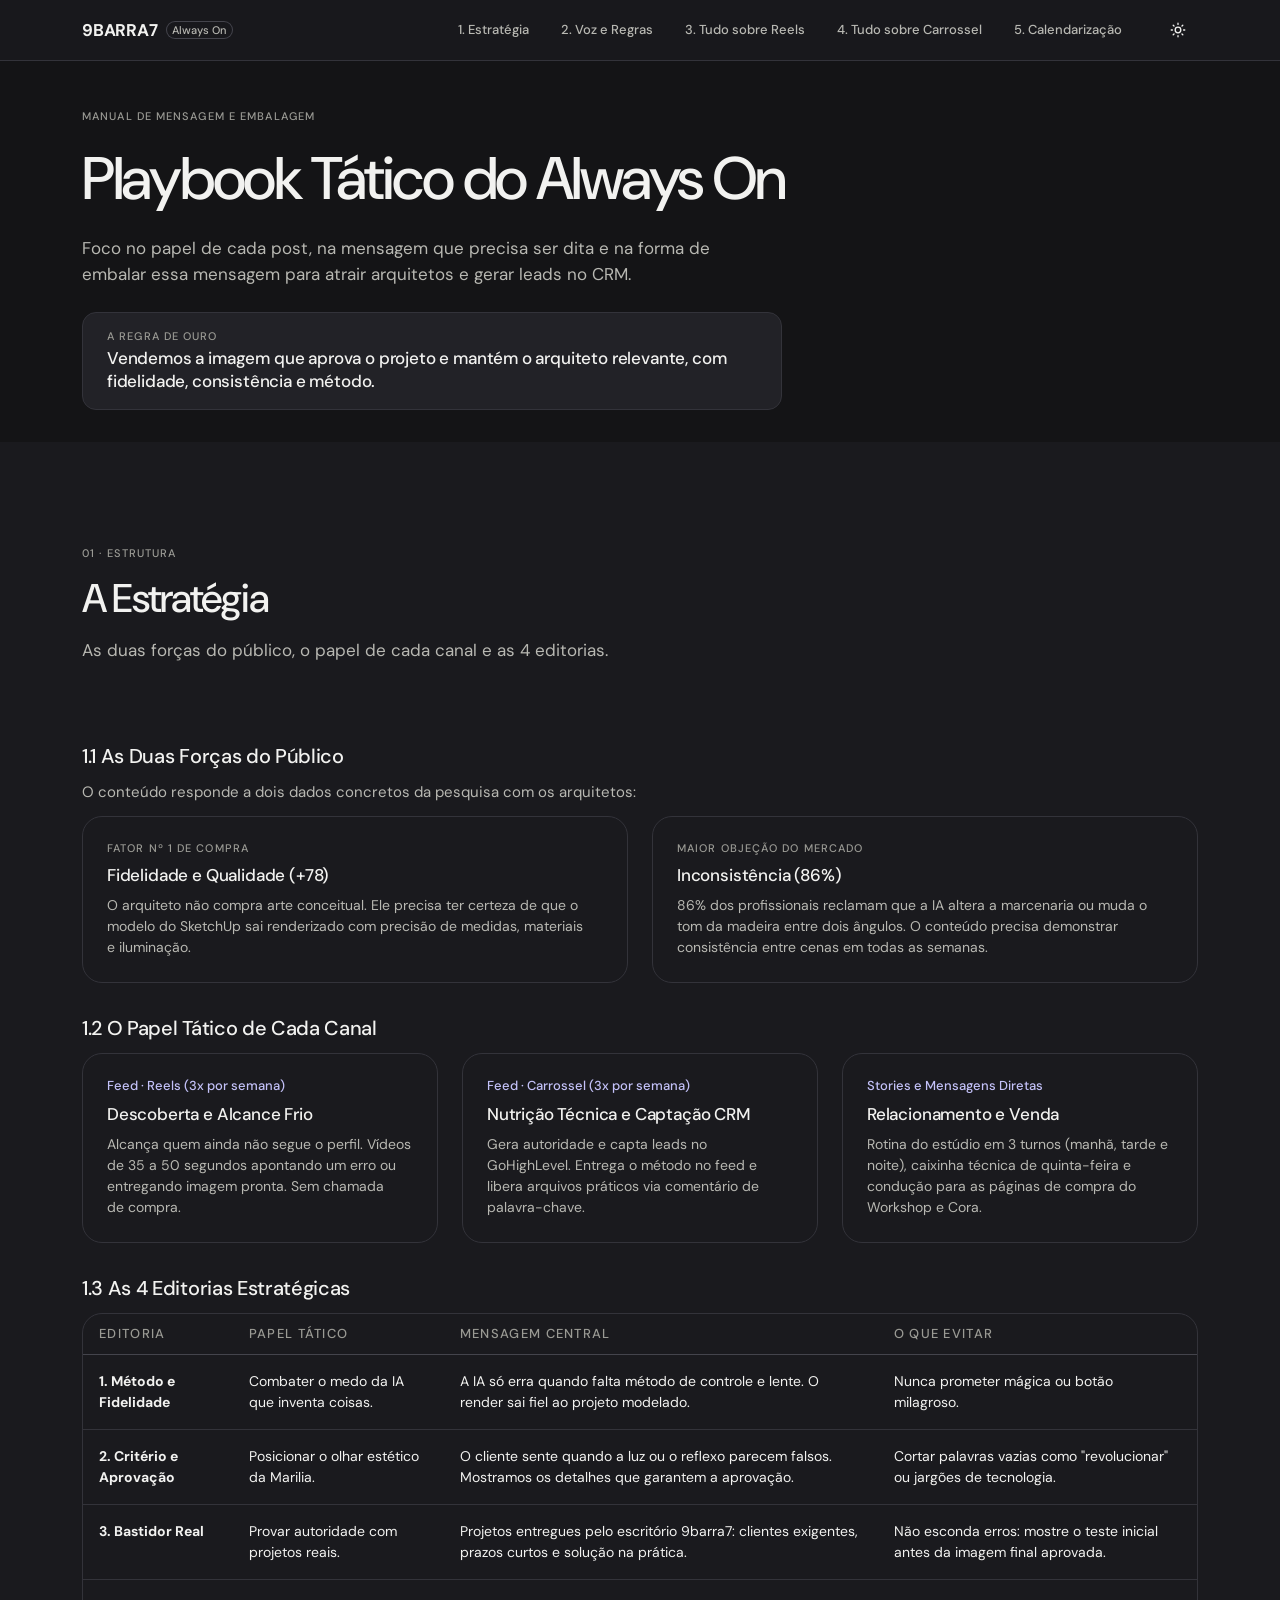
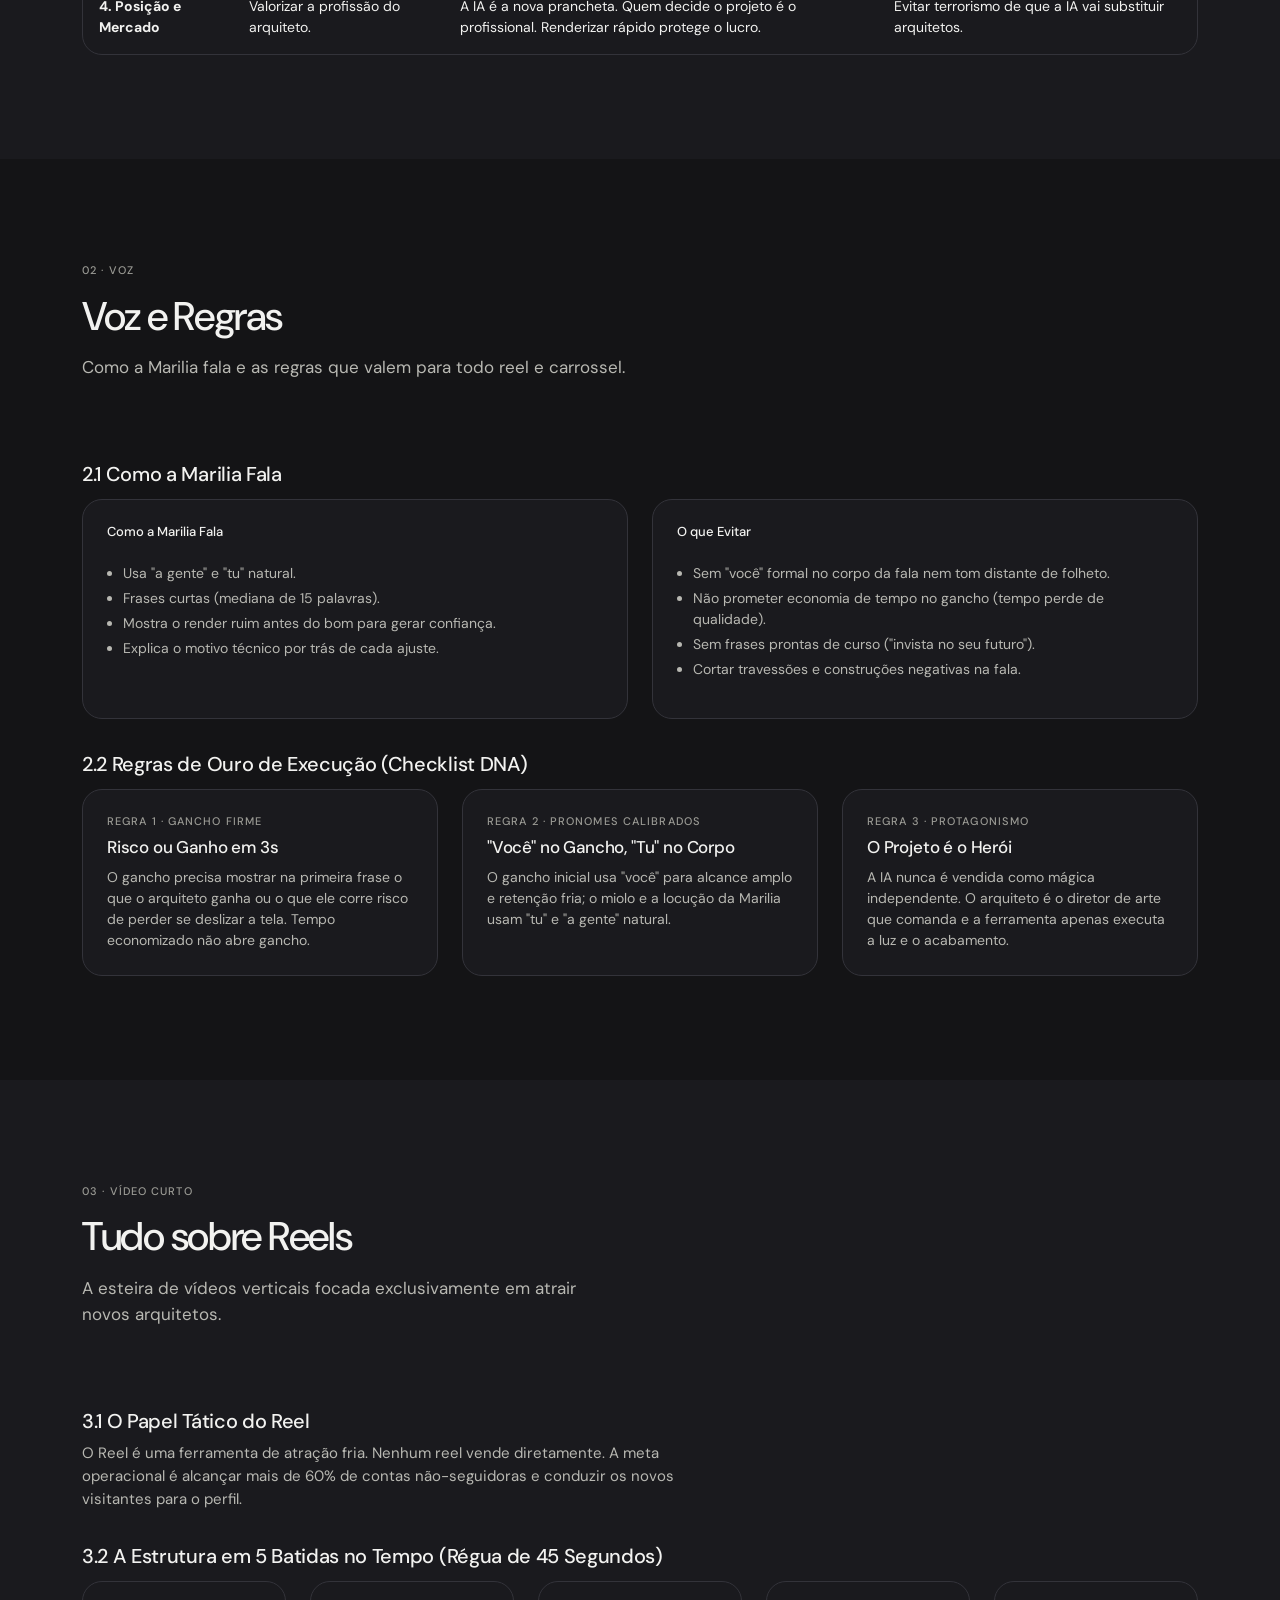
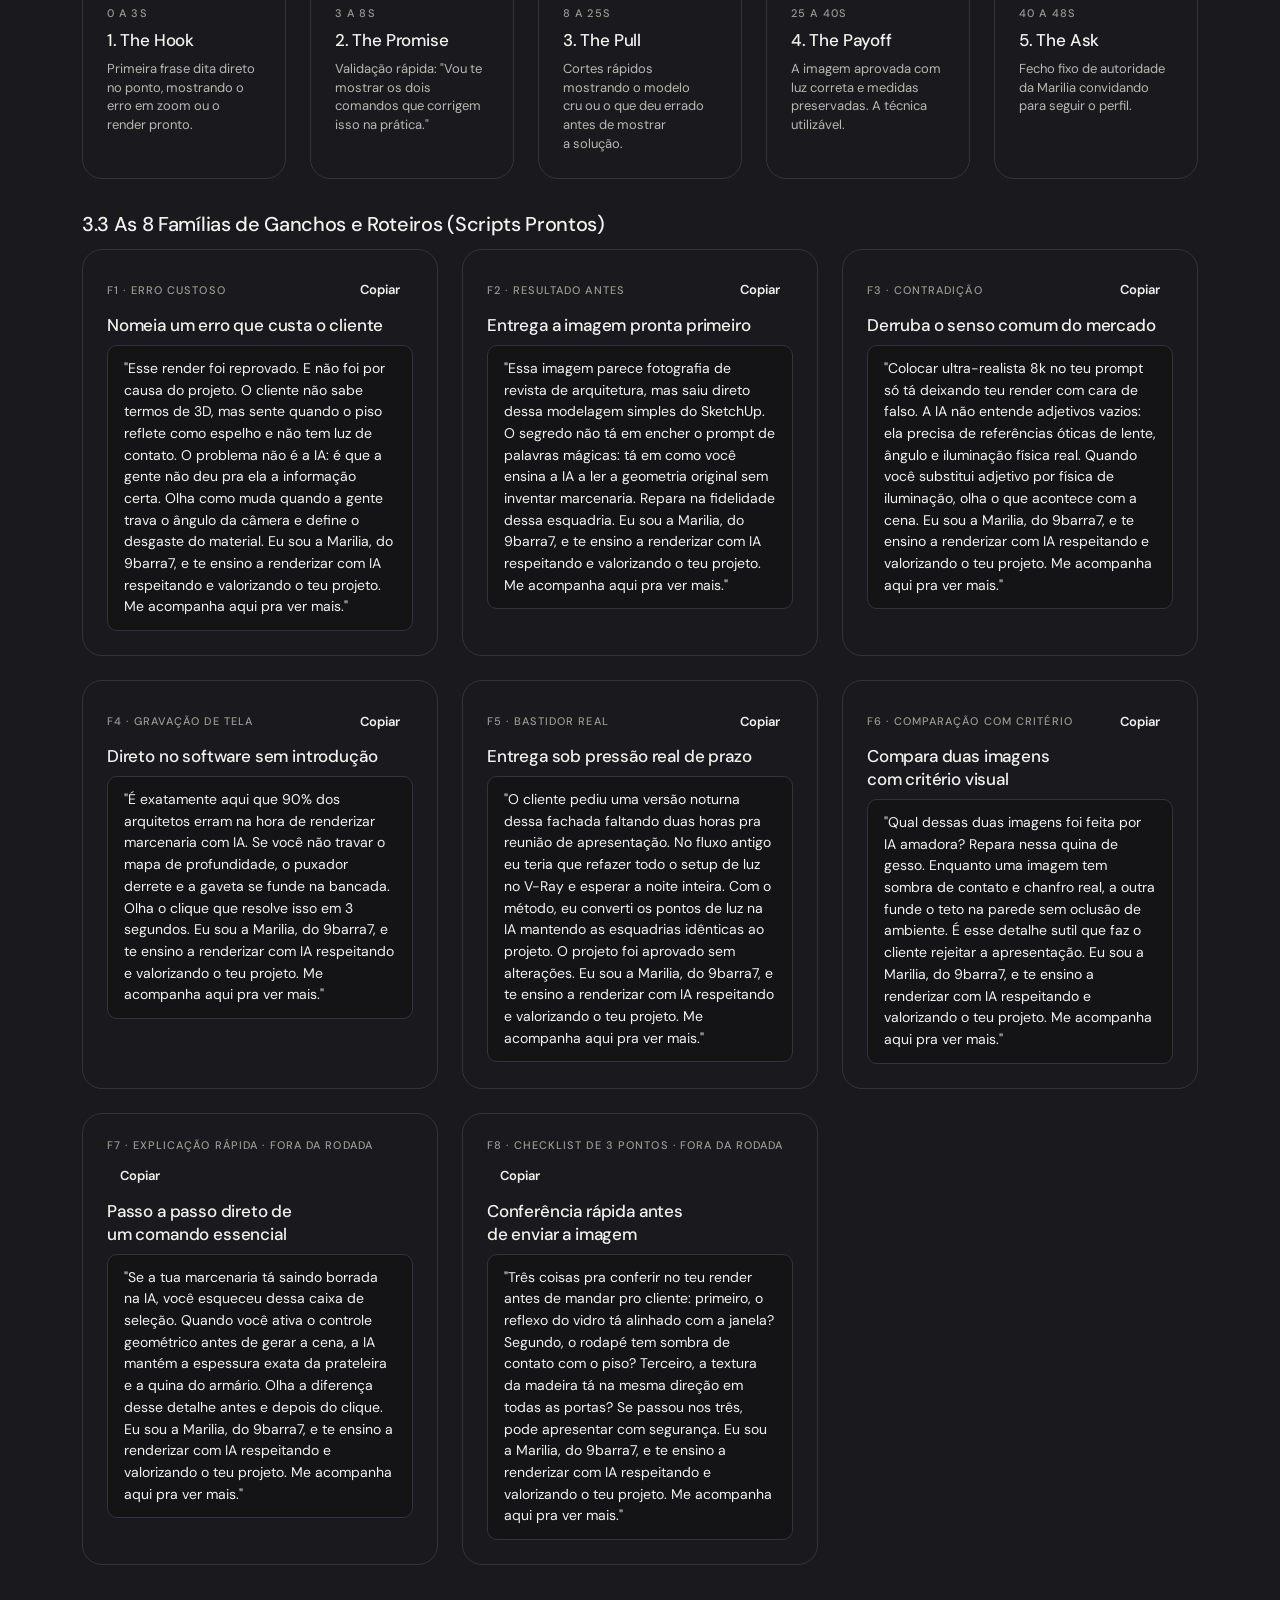
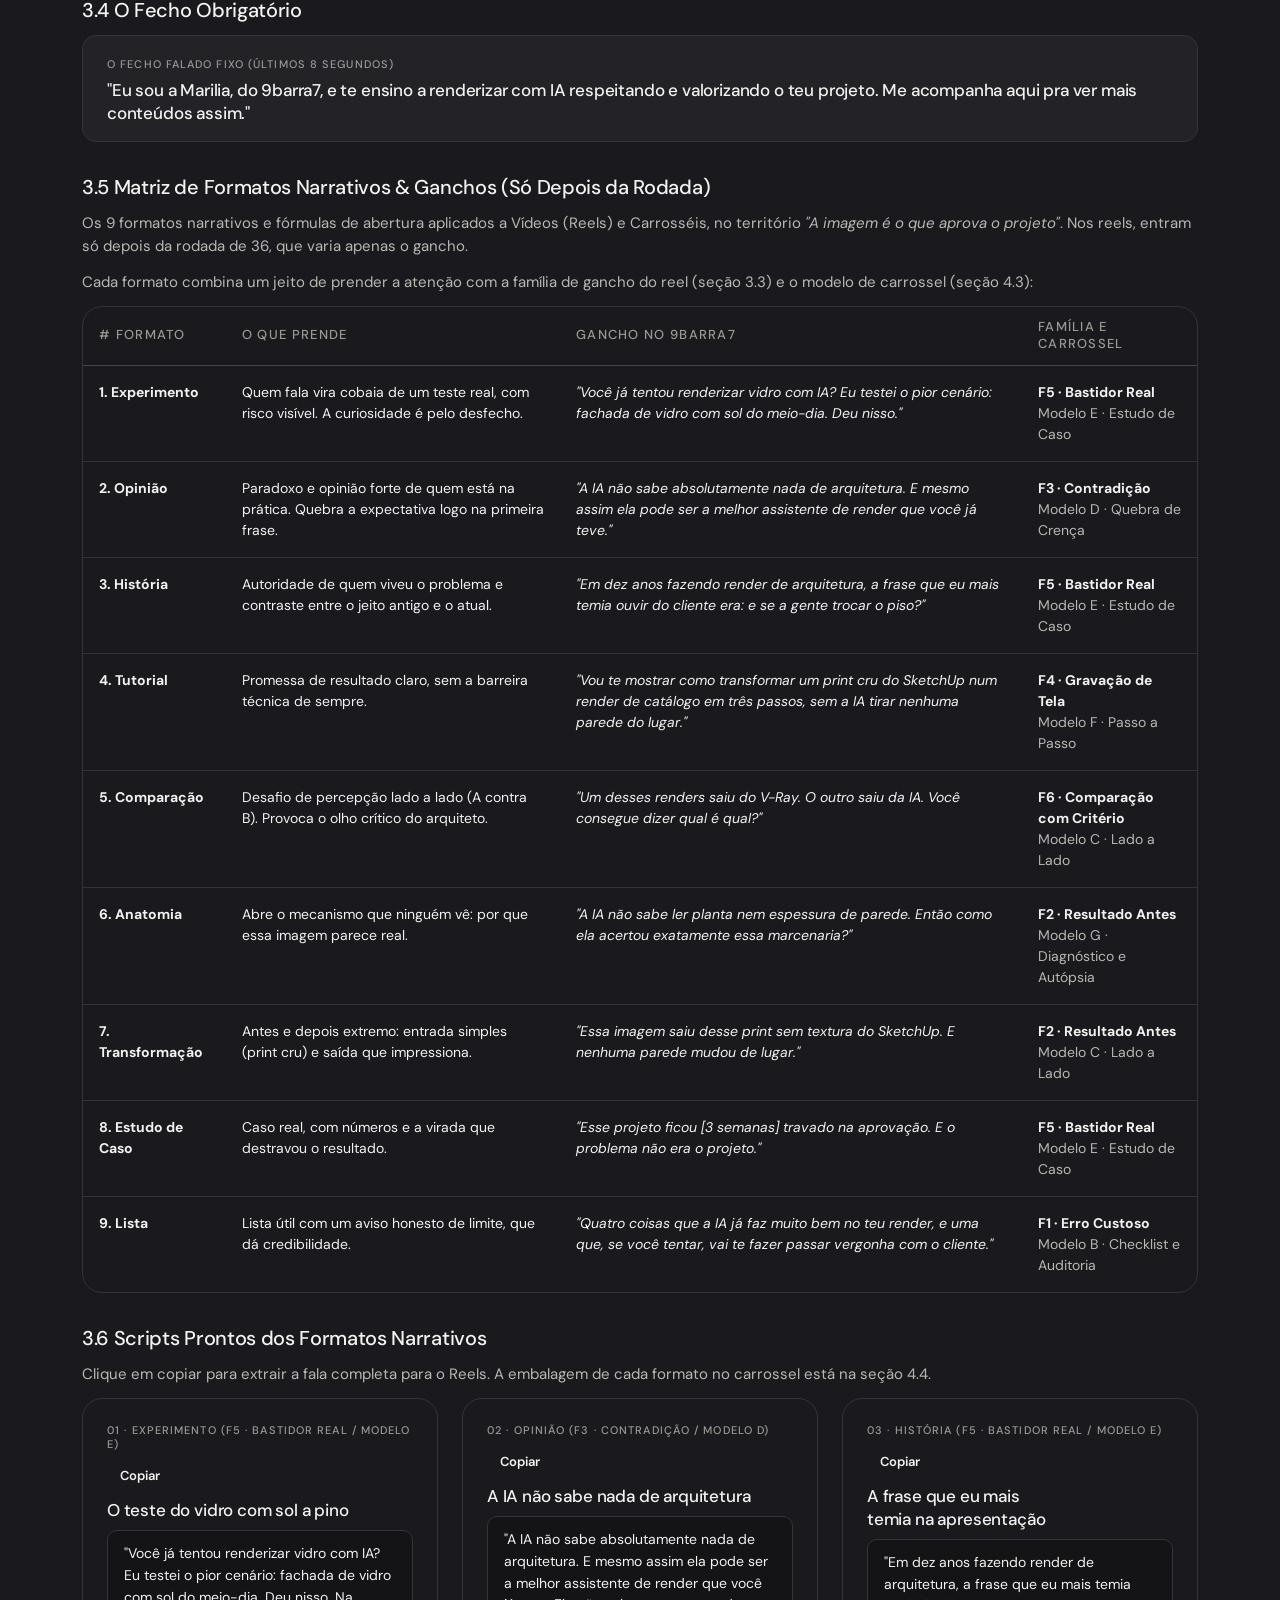
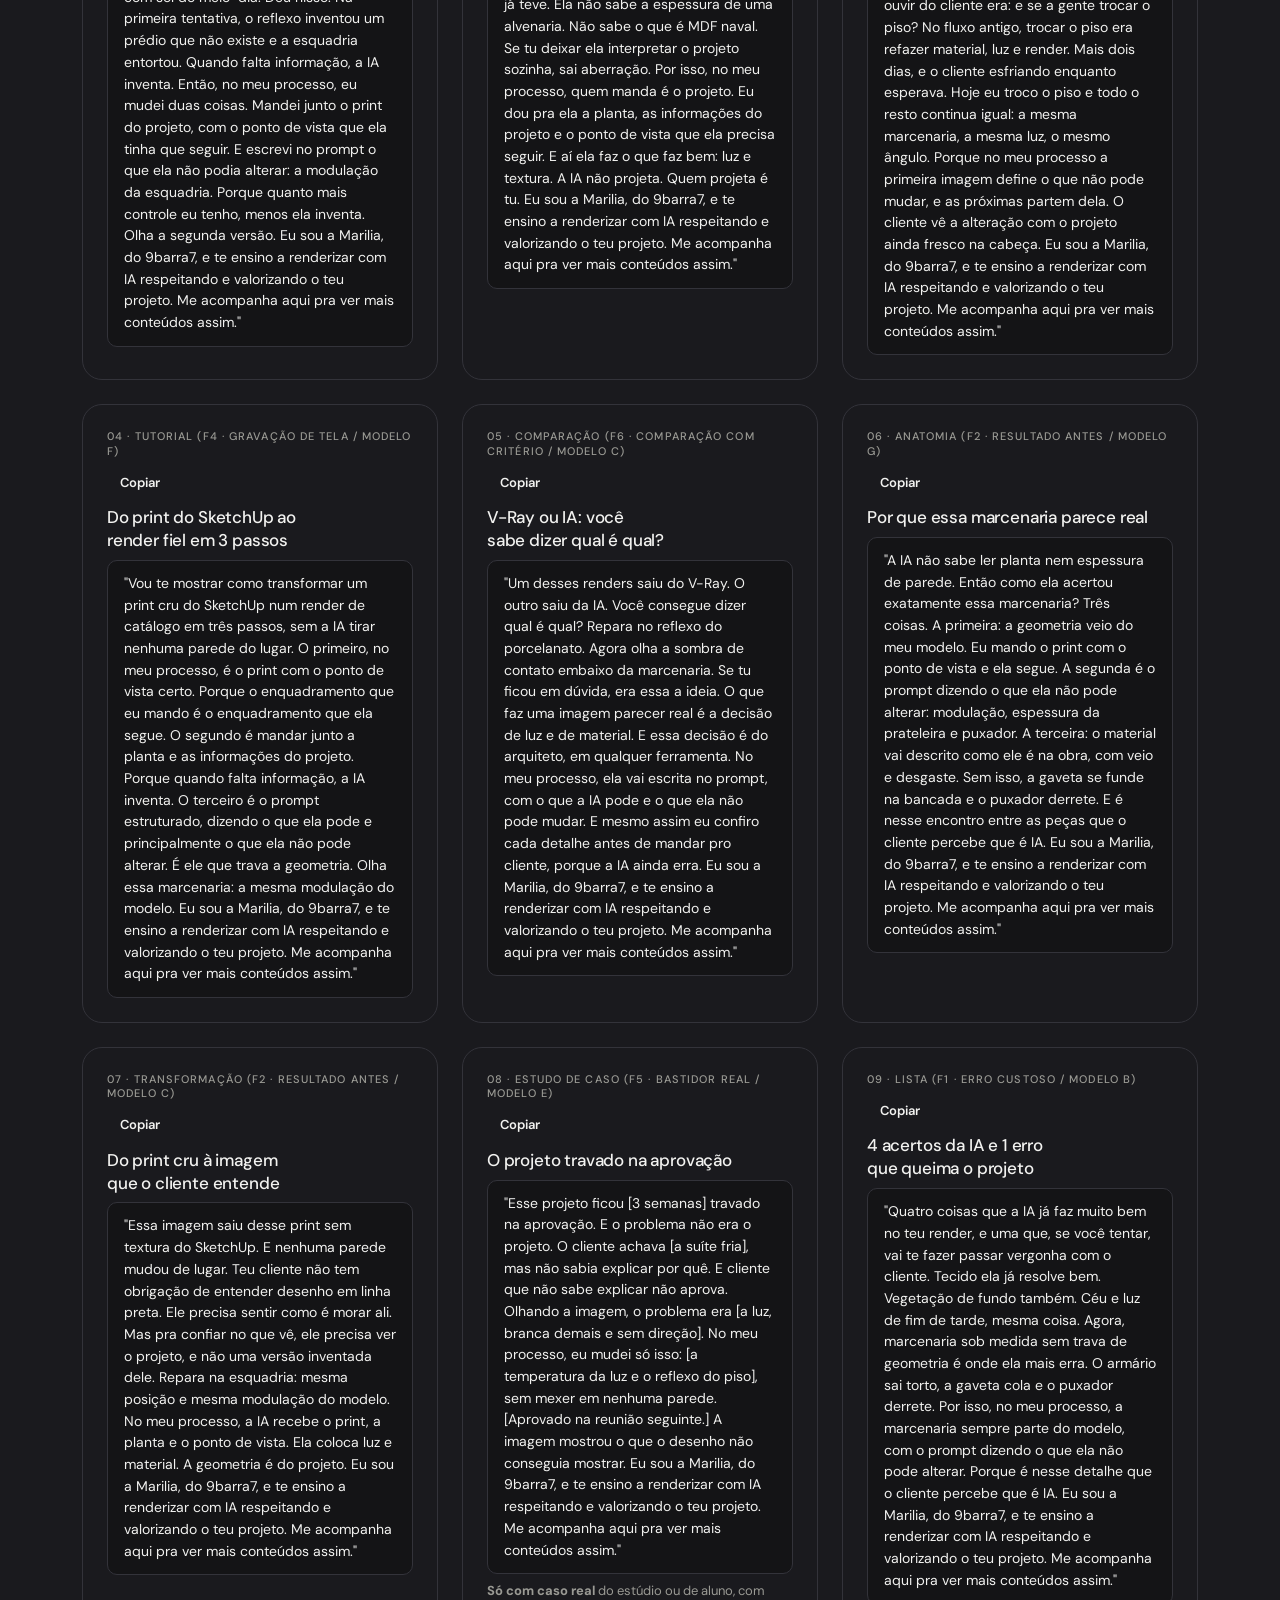
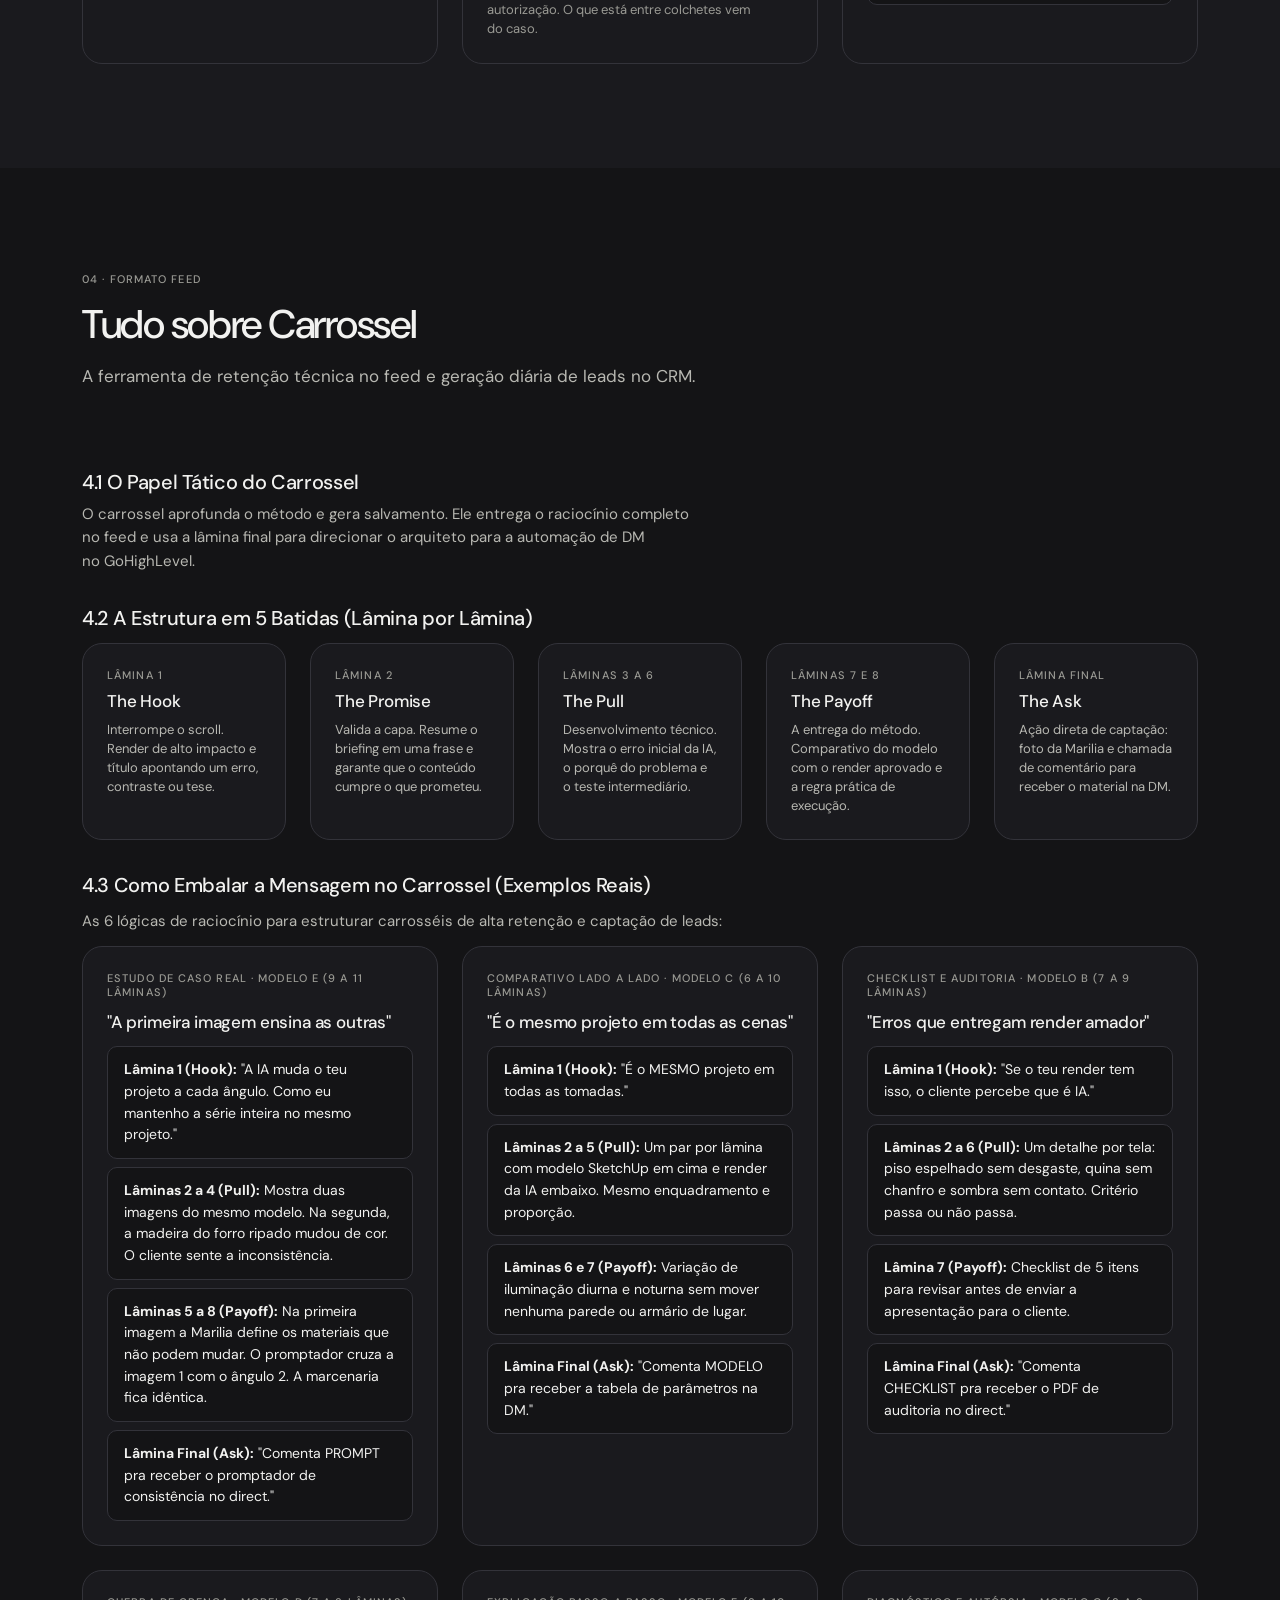
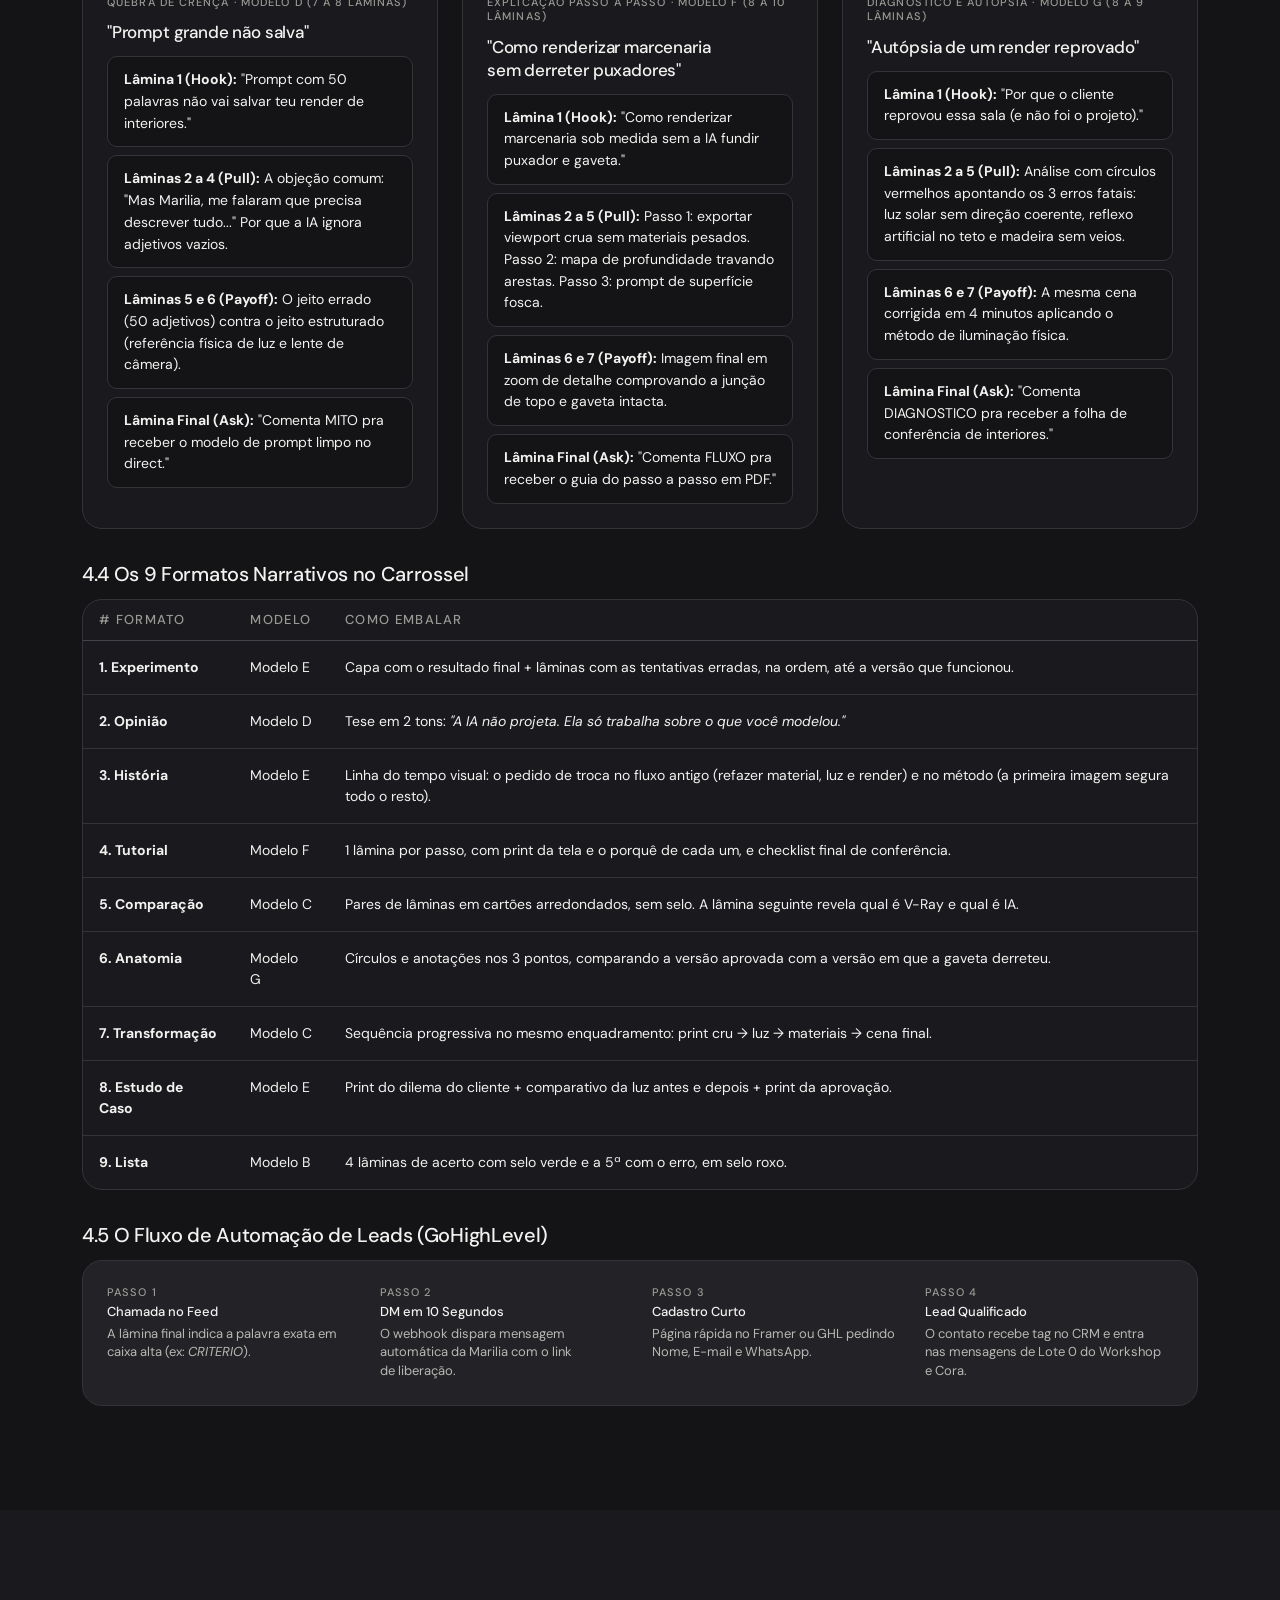
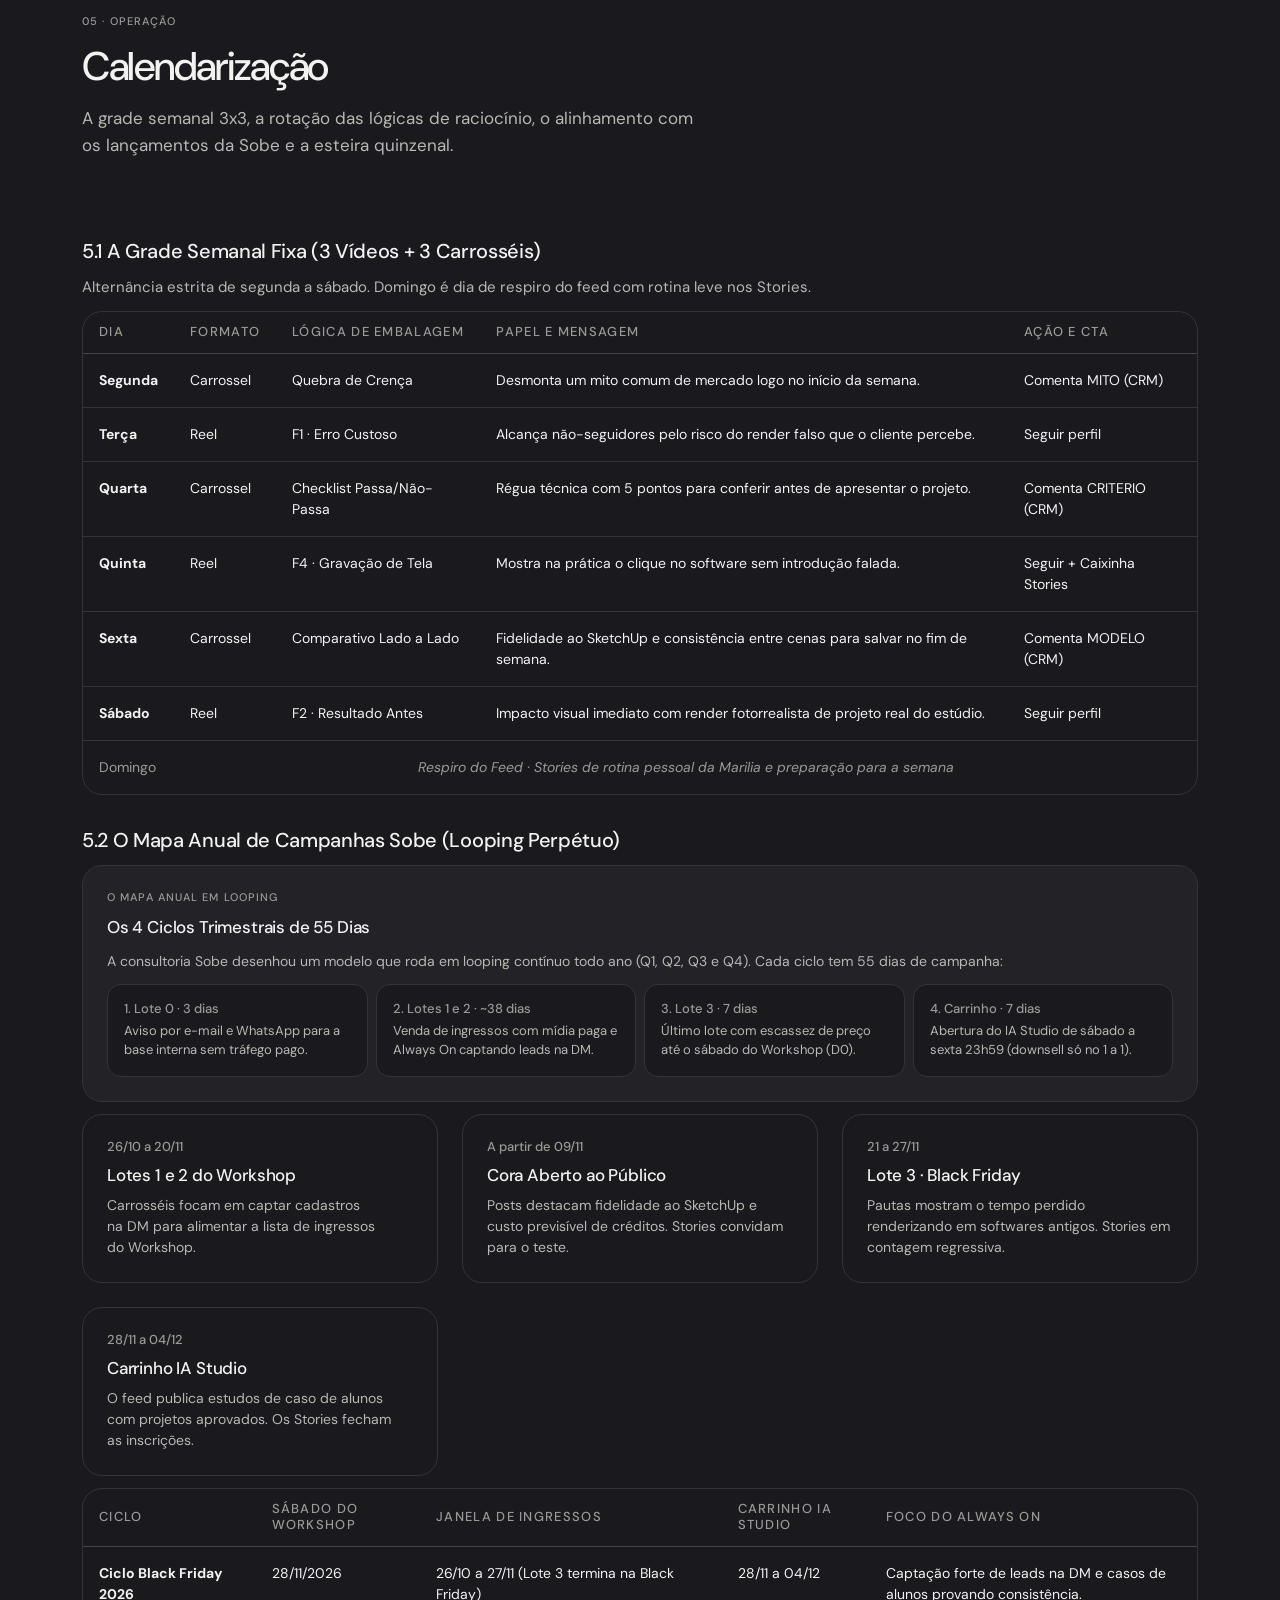
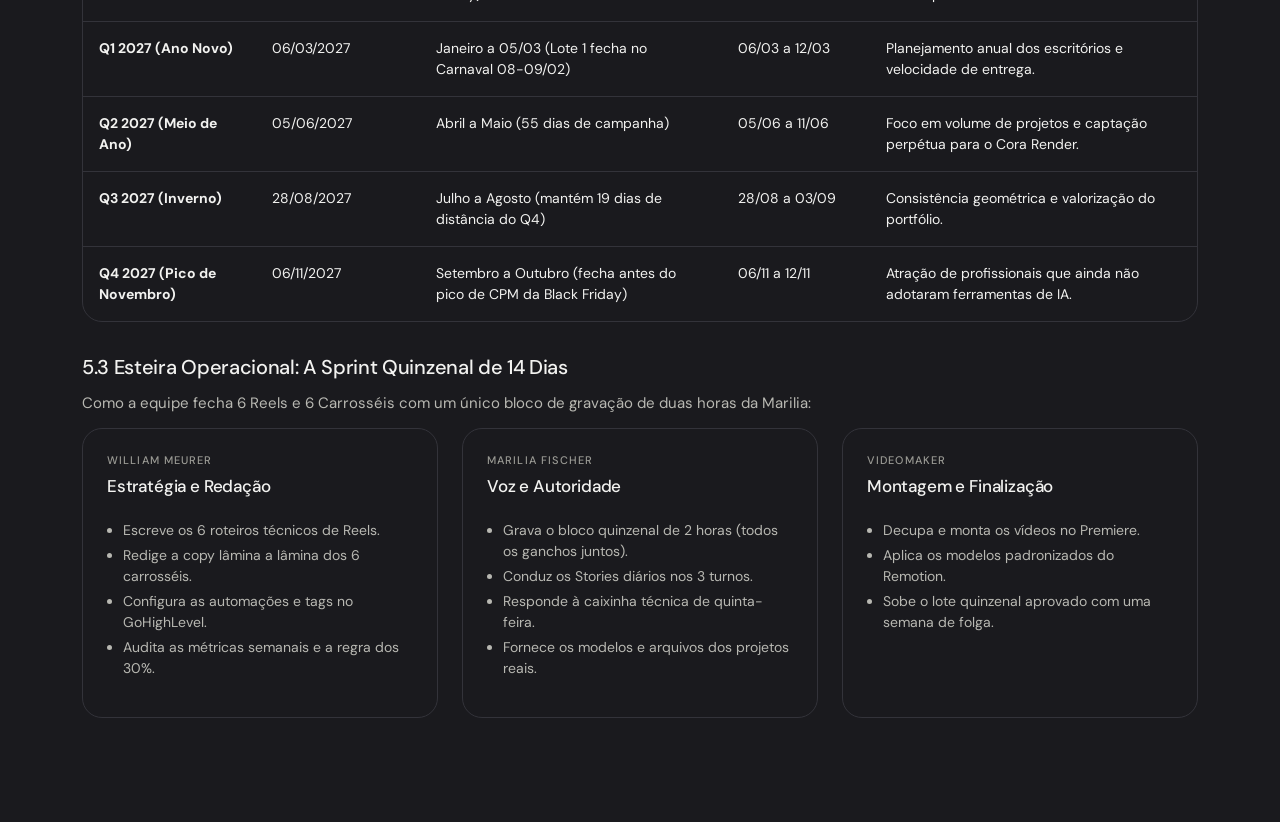
<file: index.html>
<!doctype html>
<html lang="pt-BR" data-theme="dark">
<head>
  <meta charset="utf-8">
  <meta name="viewport" content="width=device-width, initial-scale=1">
  <title>Playbook Always On · 9barra7</title>
  <link rel="preconnect" href="https://fonts.googleapis.com">
  <link rel="preconnect" href="https://fonts.gstatic.com" crossorigin>
  <link href="https://fonts.googleapis.com/css2?family=DM+Sans:opsz,wght@9..40,100..1000&display=swap" rel="stylesheet">
  
  
  
  
  <style>
    /* Ajustes específicos do Playbook sobre a base do 9barra7 UI */
    .top-playbook {
      position: sticky;
      top: 0;
      z-index: 50;
      background: color-mix(in srgb, var(--superficie) 88%, transparent);
      backdrop-filter: var(--vidro-filtro);
      -webkit-backdrop-filter: var(--vidro-filtro);
      border-bottom: 1px solid var(--borda);
    }
    .top-playbook .envelope {
      display: flex;
      align-items: center;
      gap: var(--e-4);
      height: 60px;
    }
    .nav-playbook {
      display: flex;
      gap: var(--e-2);
      margin-left: auto;
    }
    .nav-playbook a {
      color: var(--texto-2);
      font: var(--t-rotulo);
      text-decoration: none;
      padding: var(--e-2) var(--e-3);
      border-radius: var(--r-sm);
      transition: all var(--tr-rapida) var(--easing);
    }
    .nav-playbook a:hover {
      color: var(--texto);
      background: var(--superficie-2);
    }
    .bloco-regra {
      background: var(--superficie-2);
      border: 1px solid var(--borda);
      border-radius: var(--r-md);
      padding: var(--e-4) var(--e-5);
    }
    .grade-taticas {
      display: grid;
      grid-template-columns: repeat(auto-fit, minmax(min(320px, 100%), 1fr));
      gap: var(--e-4);
    }
    .caixa-roteiro {
      background: var(--fundo);
      border: 1px solid var(--borda);
      border-radius: var(--r-sm);
      padding: var(--e-3) var(--e-4);
      font: var(--t-corpo-p);
      color: var(--texto);
      line-height: 1.55;
    }
    .tabela-quadro {
      width: 100%;
      border-collapse: collapse;
      font: var(--t-corpo-p);
      text-align: left;
    }
    .tabela-quadro th {
      padding: var(--e-3) var(--e-4);
      font: var(--t-rotulo);
      color: var(--texto-3);
      border-bottom: 1px solid var(--borda-forte);
      text-transform: uppercase;
      letter-spacing: var(--tracking-sobrelinha);
    }
    .tabela-quadro td {
      padding: var(--e-4);
      border-bottom: 1px solid var(--borda);
      vertical-align: top;
      color: var(--texto);
    }
    .tabela-quadro tr:last-child td {
      border-bottom: none;
    }
    #toast-msg {
      position: fixed;
      bottom: var(--e-5);
      right: var(--e-5);
      background: var(--acao);
      color: var(--sobre-acao);
      font: var(--t-rotulo);
      padding: var(--e-3) var(--e-4);
      border-radius: var(--r-sm);
      box-shadow: var(--sombra-3);
      transform: translateY(80px);
      opacity: 0;
      transition: all var(--tr-padrao) var(--easing);
      z-index: var(--z-toast);
      pointer-events: none;
    }
    #toast-msg.is-ativo {
      transform: translateY(0);
      opacity: 1;
    }
  </style>
<style>
/* === tokens.css === */
/* ==========================================================================
   9barra7 Hub · Tokens
   Fonte única de verdade para cor, tipo, espaço, raio, sombra e movimento.
   Derivado de IA Studio (azul + lima), PromptHub (laranja) e Cora (tema escuro,
   verde-lima e turquesa). Os neutros quentes são compartilhados pelos três.
   ========================================================================== */

@font-face {
  font-family: 'DM Sans';
  src: url('../assets/fontes/DMSans-latin.woff2') format('woff2');
  font-weight: 100 1000;
  font-display: swap;
  unicode-range: U+0000-00FF, U+0131, U+0152-0153, U+02BB-02BC, U+02C6, U+02DA, U+02DC, U+0304, U+0308, U+0329, U+2000-206F, U+20AC, U+2122, U+2191, U+2193, U+2212, U+2215, U+FEFF, U+FFFD;
}
@font-face {
  font-family: 'DM Sans';
  src: url('../assets/fontes/DMSans-latin-ext.woff2') format('woff2');
  font-weight: 100 1000;
  font-display: swap;
  unicode-range: U+0100-02BA, U+02BD-02C5, U+02C7-02CC, U+02CE-02D7, U+02DD-02FF, U+0304, U+0308, U+0329, U+1D00-1DBF, U+1E00-1E9F, U+1EF2-1EFF, U+2020, U+20A0-20AB, U+20AD-20C0, U+2113, U+2C60-2C7F, U+A720-A7FF;
}

:root {
  color-scheme: light;

  /* ---- Primitivos (não use direto nos componentes) ---------------------- */
  --p-preto: #000000;
  --p-grafite-900: #111111;
  --p-grafite-800: #1c1c1c;
  --p-pedra-700: #5b5b57;
  --p-pedra-500: #8e8e88;
  --p-pedra-300: #d2d2cb;
  --p-pedra-200: #e4e4df;
  --p-pedra-100: #efefeb;
  --p-pedra-50:  #f5f5f3;   /* off-white da Academy */
  --p-branco:    #ffffff;

  /* 9BARRA7 Academy, paleta institucional: preto, branco, off-white #f5f5f3,
     verde #b3ff9f (CTA, acentos), roxo #a4a1f3 (acentos, UI), cinza #b9c2cc (estrutura).
     Roxo 500/600 são o mesmo matiz escurecido para passar contraste sobre branco
     (500: 4,0:1 para preenchimento e foco; 600: 5,5:1 para texto e links). */
  --p-verde-marca: #b3ff9f;
  --p-verde-marca-400: #a2f28b;
  --p-roxo-300: #a4a1f3;
  --p-roxo-500: #736eed;
  --p-roxo-600: #5953e9;
  --p-cinza-marca: #b9c2cc;
  --p-amarelo-300: #f7e549;  /* Workshop Acelera Render com IA */

  --p-azul-500: #316cf6;   /* IA Studio */
  --p-azul-600: #2757d8;
  --p-azul-700: #1f47b3;
  --p-lima-300: #ddfe6f;   /* IA Studio */
  --p-lima-400: #cbf252;
  --p-verde-200: #c4fba7;  /* Cora */
  --p-verde-300: #a5f37d;
  --p-turquesa-200: #adecdf; /* Cora */
  --p-turquesa-700: #196c5b;
  --p-laranja-500: #fb6616; /* PromptHub */
  --p-laranja-600: #e0570d;
  --p-vermelho-600: #c4443a;
  --p-vermelho-700: #a6342b;
  --p-ambar-500: #d98a00;
  --p-ambar-700: #8a5700;
  --p-verde-700: #1f7a44;

  /* ---- Fundo e superfícies --------------------------------------------- */
  --fundo: var(--p-pedra-50);           /* tela do app */
  --fundo-2: var(--p-pedra-100);        /* áreas rebaixadas, trilhos */
  --superficie: var(--p-branco);        /* cards, campos, painéis */
  --superficie-2: var(--p-pedra-50);    /* hover de linha, blocos internos */
  --superficie-3: var(--p-pedra-100);   /* pressionado, skeleton */
  --superficie-inversa: var(--p-preto); /* seções escuras, tooltip */
  --sobreposicao: rgba(17, 17, 17, 0.42);
  --vidro: rgba(255, 255, 255, 0.72);
  --vidro-filtro: blur(18px) saturate(1.8);

  /* ---- Texto ------------------------------------------------------------ */
  --texto: var(--p-grafite-900);
  --texto-2: var(--p-pedra-700);       /* apoio: 6.6:1 sobre branco */
  --texto-3: #74746e;                  /* legendas: 4.6:1 sobre branco */
  --texto-desab: var(--p-pedra-500);
  --texto-inverso: var(--p-branco);
  --texto-inverso-2: rgba(255, 255, 255, 0.74);
  --texto-link: var(--p-roxo-600);

  /* ---- Bordas ----------------------------------------------------------- */
  --borda: var(--p-pedra-200);
  --borda-forte: var(--p-pedra-300);
  --borda-hover: var(--p-grafite-900);
  --borda-inversa: rgba(255, 255, 255, 0.14);

  /* ---- Ações ------------------------------------------------------------ */
  --acao: var(--p-preto);              /* primário: pílula preta */
  --acao-hover: var(--p-grafite-800);
  --sobre-acao: var(--p-branco);
  --acento: var(--p-roxo-500);         /* seleção, foco, progresso, links */
  --acento-hover: var(--p-roxo-600);
  --acento-fraco: rgba(164, 161, 243, 0.22);
  --acento-texto: var(--p-roxo-600);
  --sobre-acento: var(--p-branco);
  --destaque: var(--p-verde-marca);    /* CTA de marca, novidade, créditos */
  --destaque-hover: var(--p-verde-marca-400);
  --sobre-destaque: var(--p-preto);
  --foco: var(--p-roxo-500);

  /* ---- Feedback --------------------------------------------------------- */
  --sucesso: var(--p-verde-700);
  --sucesso-fundo: #e7f5ec;
  --sucesso-borda: #bfe3cc;
  --aviso: var(--p-ambar-700);
  --aviso-solido: var(--p-ambar-500);
  --aviso-fundo: #fdf3e0;
  --aviso-borda: #f3dcae;
  --erro: var(--p-vermelho-600);
  --erro-hover: var(--p-vermelho-700);
  --erro-fundo: #fbeceb;
  --erro-borda: #f1c9c5;
  --info: var(--p-azul-600);
  --info-fundo: #ebf1fe;
  --info-borda: #c8d8fc;

  /* ---- Produtos do ecossistema (categorias) ------------------------------------ */
  --cat-studio: var(--p-azul-500);     --cat-studio-fundo: #ebf1fe;   --cat-studio-texto: #1f47b3;
  --cat-prompthub: var(--p-laranja-500); --cat-prompthub-fundo: #fff0e6; --cat-prompthub-texto: #a3400a;
  --cat-cora: var(--p-verde-300);      --cat-cora-fundo: #edfde3;     --cat-cora-texto: #256b2a;
  --cat-academy: var(--p-grafite-900); --cat-academy-fundo: var(--p-pedra-100); --cat-academy-texto: var(--p-grafite-900);
  --cat-agentes: var(--p-turquesa-200); --cat-agentes-fundo: #e6f7f3; --cat-agentes-texto: var(--p-turquesa-700);

  /* ---- Tipografia ------------------------------------------------------- */
  --fonte: 'DM Sans', system-ui, -apple-system, 'Segoe UI', sans-serif;
  --fonte-mono: 'DM Mono', ui-monospace, 'SF Mono', Menlo, Consolas, monospace;

  --t-display: 500 clamp(34px, 4.8vw, 60px)/1.06 var(--fonte);
  --t-h1: 500 clamp(28px, 3.4vw, 40px)/1.12 var(--fonte);
  --t-h2: 500 clamp(22px, 2.2vw, 28px)/1.2 var(--fonte);
  --t-h3: 500 20px/1.3 var(--fonte);
  --t-h4: 500 17px/1.35 var(--fonte);
  --t-corpo-g: 400 17px/1.55 var(--fonte);
  --t-corpo: 400 15px/1.55 var(--fonte);
  --t-corpo-p: 400 14px/1.5 var(--fonte);
  --t-legenda: 400 13px/1.45 var(--fonte);
  --t-rotulo: 500 13px/1.3 var(--fonte);
  --t-sobrelinha: 500 11px/1.3 var(--fonte); /* + caixa alta e --tracking-sobrelinha */
  --t-codigo: 400 13px/1.65 var(--fonte-mono);

  --tracking-display: -0.038em;
  --tracking-h1: -0.032em;
  --tracking-h2: -0.024em;
  --tracking-h3: -0.016em;
  --tracking-h4: -0.01em;
  --tracking-sobrelinha: 0.1em;

  /* ---- Espaço (base 4) -------------------------------------------------- */
  --e-0: 2px;
  --e-1: 4px;
  --e-2: 8px;
  --e-3: 12px;
  --e-4: 16px;
  --e-5: 24px;
  --e-6: 32px;
  --e-7: 48px;
  --e-8: 64px;
  --e-9: 96px;

  /* ---- Raios ------------------------------------------------------------ */
  --r-xs: 6px;    /* checkbox, kbd, chips de código */
  --r-sm: 10px;   /* campos pequenos, itens de menu */
  --r-md: 14px;   /* campos, menus, alertas */
  --r-lg: 20px;   /* cards, modais */
  --r-xl: 28px;   /* campo de prompt, gaveta */
  --r-pill: 9999px;

  /* ---- Sombras (poucas: o sistema prefere bordas) ----------------------- */
  --sombra-0: none;
  --sombra-1: 0 1px 2px rgba(0, 0, 0, 0.05);
  --sombra-2: 0 4px 16px rgba(0, 0, 0, 0.07), 0 1px 2px rgba(0, 0, 0, 0.04);
  --sombra-3: 0 8px 32px rgba(0, 0, 0, 0.10), 0 1px 3px rgba(0, 0, 0, 0.05);
  --sombra-4: 0 24px 64px rgba(0, 0, 0, 0.18), 0 2px 6px rgba(0, 0, 0, 0.06);
  --anel-foco: 0 0 0 3px rgba(115, 110, 237, 0.3);
  --anel-erro: 0 0 0 3px rgba(196, 68, 58, 0.20);

  /* ---- Tamanhos de controle -------------------------------------------- */
  --ctrl-p: 32px;
  --ctrl-m: 40px;
  --ctrl-g: 48px;
  --icone-p: 16px;
  --icone-m: 20px;
  --icone-g: 24px;
  --icone-traco: 1.75;

  /* ---- Movimento -------------------------------------------------------- */
  --easing: cubic-bezier(0.16, 1, 0.3, 1);
  --tr-rapida: 140ms;
  --tr-padrao: 180ms;
  --tr-painel: 260ms;
  /* Curvas além de --easing (entradas, hover, toque). Nunca ease-in em UI. */
  --curva-movimento: cubic-bezier(0.77, 0, 0.175, 1);  /* algo que se desloca na tela */
  --curva-gaveta: cubic-bezier(0.32, 0.72, 0, 1);      /* gavetas e painéis */

  /* ---- Camadas ---------------------------------------------------------- */
  --z-menu: 40;
  --z-gaveta: 60;
  --z-modal: 70;
  --z-toast: 90;
  --z-dica: 100;
}

/* ---- Tema escuro (base Cora) -------------------------------------------- */
:root[data-theme="dark"] {
  color-scheme: dark;
  --fundo: #141416;
  --fundo-2: #1a1a1e;
  --superficie: #1a1a1e;
  --superficie-2: #222227;
  --superficie-3: #2a2a30;
  --superficie-inversa: #f2f2f0;
  --sobreposicao: rgba(0, 0, 0, 0.6);
  --vidro: rgba(26, 26, 30, 0.72);

  --texto: #f2f2f0;
  --texto-2: #b8b8b2;
  --texto-3: #9a9a94;
  --texto-desab: #6a6a66;
  --texto-inverso: #111111;
  --texto-inverso-2: rgba(17, 17, 17, 0.7);
  --texto-link: #c3c1f8;

  --borda: #33333a;
  --borda-forte: #44444c;
  --borda-hover: #f2f2f0;

  --acao: #f2f2f0;
  --acao-hover: #ffffff;
  --sobre-acao: #111111;
  --acento: var(--p-roxo-300);
  --acento-hover: #bcbaf7;
  --acento-fraco: rgba(164, 161, 243, 0.18);
  --acento-texto: #c3c1f8;
  --foco: var(--p-roxo-300);

  --sucesso: #7bd3a0;  --sucesso-fundo: rgba(31, 122, 68, 0.18);  --sucesso-borda: rgba(123, 211, 160, 0.3);
  --aviso: #f0c066;    --aviso-fundo: rgba(217, 138, 0, 0.16);    --aviso-borda: rgba(240, 192, 102, 0.3);
  --erro: #f0877e;     --erro-hover: #f4a39c; --erro-fundo: rgba(196, 68, 58, 0.18); --erro-borda: rgba(240, 135, 126, 0.32);
  --info: #8fb0ff;     --info-fundo: rgba(91, 139, 255, 0.14);    --info-borda: rgba(143, 176, 255, 0.3);

  --cat-studio-fundo: rgba(91, 139, 255, 0.16);   --cat-studio-texto: #9dbaff;
  --cat-prompthub-fundo: rgba(251, 102, 22, 0.16); --cat-prompthub-texto: #ffab7a;
  --cat-cora-fundo: rgba(196, 251, 167, 0.14);     --cat-cora-texto: var(--p-verde-200);
  --cat-academy-fundo: rgba(255, 255, 255, 0.08);  --cat-academy-texto: #f2f2f0; --cat-academy: #f2f2f0;
  --cat-agentes-fundo: rgba(143, 221, 204, 0.16);  --cat-agentes-texto: #8fddcc;

  --sombra-1: 0 1px 2px rgba(0, 0, 0, 0.4);
  --sombra-2: 0 4px 16px rgba(0, 0, 0, 0.4);
  --sombra-3: 0 8px 32px rgba(0, 0, 0, 0.5);
  --sombra-4: 0 24px 64px rgba(0, 0, 0, 0.6);
  --anel-foco: 0 0 0 3px rgba(164, 161, 243, 0.4);
}

/* ==========================================================================
   Temas por produto
   Coloque data-produto="..." no <html> (ou em qualquer bloco) e a ação
   principal, o acento e o destaque passam a ser os do produto. Todo o resto
   (neutros, feedback, categorias, tipo, espaço) continua igual.

   Produto novo: crie um bloco com até 5 cores. Só --produto-acao é
   obrigatória na prática; o que faltar herda a base 9barra7.
     [data-produto="novo"] {
       --produto-acao: #1f6f5c;          botão principal
       --produto-sobre-acao: #ffffff;    texto no botão (contraste ≥ 4,5:1)
       --produto-acento: #1f6f5c;        seleção, foco, progresso, links
                                         (precisa de ≥ 3:1 sobre branco; check é branco)
       --produto-destaque: #ddfe6f;      novidade e upgrade
       --produto-sobre-destaque: #000;
     }
   Hover, fundo fraco e versão de texto do acento são derivados sozinhos,
   inclusive no tema escuro.
   ========================================================================== */
:root {
  --acao-base: var(--p-preto);
  --sobre-acao-base: var(--p-branco);
  --acento-base: var(--p-roxo-500);
  --destaque-base: var(--p-verde-marca);
  --sobre-destaque-base: var(--p-preto);
  --mistura: #000;       /* para onde o hover escurece */
}
:root[data-theme="dark"] {
  --acao-base: #f2f2f0;
  --sobre-acao-base: #111111;
  --acento-base: var(--p-roxo-300);
  --mistura: #fff;
}
:root[data-produto], [data-produto] {
  --acao: var(--produto-acao, var(--acao-base));
  --sobre-acao: var(--produto-sobre-acao, var(--sobre-acao-base));
  --acao-hover: color-mix(in oklab, var(--acao) 87%, var(--mistura));
  --acento: var(--produto-acento, var(--acento-base));
  --acento-hover: color-mix(in oklab, var(--acento) 87%, var(--mistura));
  --acento-fraco: color-mix(in srgb, var(--acento) 13%, transparent);
  --acento-texto: color-mix(in oklab, var(--acento) 72%, var(--texto));
  --foco: var(--acento);
  --anel-foco: 0 0 0 3px color-mix(in srgb, var(--acento) 30%, transparent);
  --destaque: var(--produto-destaque, var(--destaque-base));
  --destaque-hover: color-mix(in oklab, var(--destaque) 90%, #000);
  --sobre-destaque: var(--produto-sobre-destaque, var(--sobre-destaque-base));
}

/* 9BARRA7 Academy: a base (roxo no acento, verde no destaque, preto na ação) */
[data-produto="academy"] { }

/* IA Studio: azul na ação, lima no destaque */
[data-produto="studio"] {
  --produto-acao: #316cf6;
  --produto-sobre-acao: #ffffff;
  --produto-acento: #316cf6;
  --produto-destaque: var(--p-lima-300);
}

/* PromptHub: laranja com texto escuro, como no site */
[data-produto="prompthub"] {
  --produto-acao: #fb6616;
  --produto-sobre-acao: #111111;
  --produto-acento: #e0570d;
  --produto-destaque: var(--p-lima-300);
}

/* Cora: ação preta, acento turquesa escuro, destaque verde-lima */
[data-produto="cora"] {
  --produto-acento: #196c5b;
  --produto-destaque: #c4fba7;
}
:root[data-theme="dark"][data-produto="cora"], :root[data-theme="dark"] [data-produto="cora"] { --produto-acento: #8fddcc; }

/* Workshop Acelera Render com IA: turquesa e amarelo do pôster.
   Nenhum dos dois passa 3:1 sobre branco, então o acento segue o roxo da Academy. */
[data-produto="workshop"] {
  --produto-destaque: var(--p-amarelo-300);
  --produto-sobre-destaque: #111111;
}

/* === base.css === */
/* ==========================================================================
   9barra7 Hub · Base
   Reset, tipografia utilitária, ícones e utilidades de layout.
   ========================================================================== */
*, *::before, *::after { box-sizing: border-box; }
html { -webkit-text-size-adjust: 100%; }
body {
  margin: 0;
  background: var(--fundo);
  color: var(--texto);
  font: var(--t-corpo);
  font-optical-sizing: auto;
  -webkit-font-smoothing: antialiased;
  -moz-osx-font-smoothing: grayscale;
}
h1, h2, h3, h4, h5, p, figure, blockquote, dl, dd { margin: 0; }
h1, h2, h3, h4 { text-wrap: balance; }
p { text-wrap: pretty; }
img, svg, video { display: block; max-width: 100%; }
[hidden] { display: none !important; }
button, input, select, textarea { font: inherit; color: inherit; }
button { cursor: pointer; }
a { color: var(--texto-link); text-decoration: none; }
a:hover { text-decoration: underline; text-underline-offset: 3px; }
ul[role="list"], ol[role="list"] { list-style: none; margin: 0; padding: 0; }
::selection { background: var(--destaque); color: var(--sobre-destaque); }

:focus-visible { outline: 2px solid var(--foco); outline-offset: 2px; border-radius: var(--r-xs); }

/* ---- Ícone -------------------------------------------------------------- */
.ic { width: var(--icone-m); height: var(--icone-m); flex: none; }
.ic--p { width: var(--icone-p); height: var(--icone-p); }
.ic--g { width: var(--icone-g); height: var(--icone-g); }
.ic--gira { animation: gira 0.9s linear infinite; }
@keyframes gira { to { transform: rotate(360deg); } }

/* ---- Tipografia --------------------------------------------------------- */
.t-display { font: var(--t-display); letter-spacing: var(--tracking-display); }
.t-h1 { font: var(--t-h1); letter-spacing: var(--tracking-h1); }
.t-h2 { font: var(--t-h2); letter-spacing: var(--tracking-h2); }
.t-h3 { font: var(--t-h3); letter-spacing: var(--tracking-h3); }
.t-h4 { font: var(--t-h4); letter-spacing: var(--tracking-h4); }
.t-corpo-g { font: var(--t-corpo-g); }
.t-corpo { font: var(--t-corpo); }
.t-corpo-p { font: var(--t-corpo-p); }
.t-legenda { font: var(--t-legenda); }
.t-rotulo { font: var(--t-rotulo); }
.t-sobrelinha { font: var(--t-sobrelinha); letter-spacing: var(--tracking-sobrelinha); text-transform: uppercase; }
.t-mono { font: var(--t-codigo); }
.t-num { font-variant-numeric: tabular-nums; }
.apoio { color: var(--texto-2); }
.suave { color: var(--texto-3); }
.trunca { overflow: hidden; text-overflow: ellipsis; white-space: nowrap; min-width: 0; }
.limita-2 { display: -webkit-box; -webkit-line-clamp: 2; -webkit-box-orient: vertical; overflow: hidden; }
.sr { position: absolute; width: 1px; height: 1px; overflow: hidden; clip: rect(0 0 0 0); white-space: nowrap; }

.kbd {
  display: inline-flex; align-items: center; justify-content: center;
  min-width: 20px; height: 20px; padding: 0 5px;
  border: 1px solid var(--borda); border-bottom-width: 2px; border-radius: var(--r-xs);
  background: var(--superficie); color: var(--texto-2);
  font: 500 11px/1 var(--fonte); font-variant-numeric: tabular-nums;
}
.kbds { display: inline-flex; gap: 3px; }

/* ---- Marca 9barra7 (arquivo oficial, preto; invertido no escuro) -------- */
.marca { display: inline-flex; align-items: center; flex: none; }
.marca img { display: block; height: var(--marca-alt, 20px); width: auto; }
:root[data-theme="dark"] .marca img { filter: invert(1); }

/* ---- Textura de pontos (assinatura IA Studio) --------------------------- */
.pontos {
  background-image: radial-gradient(circle, var(--borda-forte) 0.8px, transparent 1.2px);
  background-size: 14px 14px;
}

/* ---- Layout ------------------------------------------------------------- */
.pilha { display: flex; flex-direction: column; gap: var(--gap, var(--e-3)); }
.linha { display: flex; align-items: center; gap: var(--gap, var(--e-2)); flex-wrap: wrap; }
.linha--nowrap { flex-wrap: nowrap; }
.empurra { margin-left: auto; }

@media (prefers-reduced-motion: reduce) {
  *, *::before, *::after { animation-duration: 0.01ms !important; animation-iteration-count: 1 !important; transition-duration: 0.01ms !important; }
}

/* === basicos.css === */
/* ==========================================================================
   9barra7 Hub · Componentes básicos
   ========================================================================== */

/* ==== Botão ============================================================== */
.btn {
  --h: var(--ctrl-m);
  position: relative;
  display: inline-flex; align-items: center; justify-content: center; gap: var(--e-2);
  height: var(--h); min-width: 0; padding: 0 18px;
  border: 1px solid transparent; border-radius: var(--r-pill);
  background: var(--acao); color: var(--sobre-acao);
  font: 600 14px/1 var(--fonte); white-space: nowrap; text-decoration: none;
  cursor: pointer; user-select: none;
  transition: background-color var(--tr-padrao) var(--easing), border-color var(--tr-padrao) var(--easing),
              color var(--tr-padrao) var(--easing), transform var(--tr-rapida) var(--easing), box-shadow var(--tr-padrao) var(--easing);
}
.btn:hover { background: var(--acao-hover); text-decoration: none; }
.btn:active { transform: scale(0.97); }
.btn:focus-visible { outline: 2px solid var(--foco); outline-offset: 2px; border-radius: var(--r-pill); }
.btn .ic { width: 18px; height: 18px; margin-inline: -2px; }
.btn--p { --h: var(--ctrl-p); padding: 0 12px; font-size: 13px; gap: 6px; }
.btn--p .ic { width: 16px; height: 16px; }
.btn--g { --h: var(--ctrl-g); padding: 0 24px; font-size: 15px; }
.btn--largo { width: 100%; }

.btn--secundario { background: var(--superficie); color: var(--texto); border-color: var(--borda-forte); }
.btn--secundario:hover { background: var(--superficie); border-color: var(--borda-hover); }
.btn--discreto { background: transparent; color: var(--texto); }
.btn--discreto:hover { background: var(--superficie-3); }
.btn--acento { background: var(--acento); color: var(--sobre-acento); }
.btn--acento:hover { background: var(--acento-hover); }
.btn--destaque { background: var(--destaque); color: var(--sobre-destaque); }
.btn--destaque:hover { background: var(--destaque-hover); }
.btn--destrutivo { background: var(--erro); color: #fff; }
.btn--destrutivo:hover { background: var(--erro-hover); }
:root[data-theme="dark"] .btn--destrutivo { color: #1a0a08; }
.btn--destrutivo.btn--secundario { background: var(--superficie); color: var(--erro); border-color: var(--erro-borda); }
.btn--destrutivo.btn--secundario:hover { border-color: var(--erro); background: var(--erro-fundo); }

/* só ícone */
.btn--icone { width: var(--h); padding: 0; }
.btn--icone .ic { margin: 0; }
.btn--quadrado { border-radius: var(--r-sm); }
.btn--quadrado:focus-visible { border-radius: var(--r-sm); }

/* estados */
.btn[aria-pressed="true"], .btn.is-selecionado { background: var(--acento-fraco); color: var(--acento-texto); border-color: transparent; }
.btn--secundario[aria-pressed="true"] { border-color: var(--acento); }
.btn:disabled, .btn[aria-disabled="true"] {
  background: var(--superficie-3); color: var(--texto-desab); border-color: transparent;
  cursor: not-allowed; transform: none;
}
.btn--discreto:disabled { background: transparent; }
.btn.is-carregando { color: transparent !important; pointer-events: none; }
.btn.is-carregando::after {
  content: ""; position: absolute; inset: 0; margin: auto; width: 16px; height: 16px;
  border: 2px solid var(--sobre-acao); border-right-color: transparent; border-radius: 50%;
  animation: gira 0.7s linear infinite;
}
.btn--secundario.is-carregando::after, .btn--discreto.is-carregando::after { border-color: var(--texto); border-right-color: transparent; }
.btn.is-carregando > * { visibility: hidden; }

.grupo-btn { display: inline-flex; gap: var(--e-2); flex-wrap: wrap; }

/* ==== Campo ============================================================== */
.campo { display: flex; flex-direction: column; gap: 6px; min-width: 0; }
.campo__rotulo { display: flex; align-items: baseline; gap: var(--e-2); font: var(--t-rotulo); color: var(--texto); }
.campo__opc { font: var(--t-legenda); color: var(--texto-3); }
.campo__caixa {
  position: relative;
  display: flex; align-items: center; gap: var(--e-2);
  min-height: var(--ctrl-m); padding: 0 var(--e-3);
  background: var(--superficie); border: 1px solid var(--borda-forte); border-radius: var(--r-md);
  transition: border-color var(--tr-padrao) var(--easing), box-shadow var(--tr-padrao) var(--easing);
  cursor: text;
}
.campo__caixa:hover { border-color: var(--texto-3); }
.campo__caixa:focus-within { border-color: var(--acento); box-shadow: var(--anel-foco); }
.campo__caixa > .ic { color: var(--texto-3); }
.campo__input {
  flex: 1; min-width: 0; height: calc(var(--ctrl-m) - 2px);
  border: 0; outline: 0; background: transparent; padding: 0;
  font: var(--t-corpo); color: var(--texto);
}
.campo__input::placeholder { color: var(--texto-3); }
.campo__input:focus-visible { outline: none; }
textarea.campo__input { height: auto; min-height: 96px; padding: 10px 0; resize: vertical; line-height: 1.55; }
.campo__caixa--area { align-items: flex-start; padding-right: var(--e-2); }
.campo__acao {
  display: inline-grid; place-items: center; width: 28px; height: 28px; margin-right: -6px;
  border: 0; border-radius: var(--r-sm); background: transparent; color: var(--texto-3);
}
.campo__acao:hover { background: var(--superficie-3); color: var(--texto); }
.campo__rodape { display: flex; justify-content: space-between; gap: var(--e-3); }
.campo__ajuda { display: flex; align-items: flex-start; gap: 6px; font: var(--t-legenda); color: var(--texto-3); }
.campo__ajuda .ic { width: 15px; height: 15px; margin-top: 1px; }
.campo__contador { font: var(--t-legenda); color: var(--texto-3); font-variant-numeric: tabular-nums; white-space: nowrap; }
.campo__contador.is-limite { color: var(--erro); }

.campo.is-erro .campo__caixa { border-color: var(--erro); }
.campo.is-erro .campo__caixa:focus-within { box-shadow: var(--anel-erro); }
.campo.is-erro .campo__ajuda { color: var(--erro); }
.campo.is-sucesso .campo__caixa { border-color: var(--sucesso); }
.campo.is-sucesso .campo__ajuda { color: var(--sucesso); }
.campo.is-desabilitado .campo__caixa { background: var(--superficie-2); border-color: var(--borda); cursor: not-allowed; }
.campo.is-desabilitado .campo__input, .campo.is-desabilitado .campo__rotulo { color: var(--texto-desab); cursor: not-allowed; }
.campo.is-carregando .campo__caixa::after {
  content: ""; width: 16px; height: 16px; flex: none;
  border: 2px solid var(--texto-3); border-right-color: transparent; border-radius: 50%;
  animation: gira 0.7s linear infinite;
}

/* busca: pílula */
.campo--busca .campo__caixa { border-radius: var(--r-pill); padding: 0 var(--e-2) 0 14px; background: var(--superficie); }
.campo--busca .campo__acao { margin-right: 0; border-radius: 50%; }
.campo--busca input::-webkit-search-cancel-button { display: none; }

/* força da senha */
.forca { display: grid; grid-template-columns: repeat(4, 1fr); gap: 4px; }
.forca span { height: 4px; border-radius: 2px; background: var(--superficie-3); transition: background-color var(--tr-padrao); }
.forca[data-nivel="1"] span:nth-child(-n+1) { background: var(--erro); }
.forca[data-nivel="2"] span:nth-child(-n+2) { background: var(--aviso-solido); }
.forca[data-nivel="3"] span:nth-child(-n+3) { background: var(--acento); }
.forca[data-nivel="4"] span { background: var(--sucesso); }

/* ==== Select nativo ======================================================= */
.selecao { position: relative; display: flex; }
.selecao select {
  appearance: none; width: 100%; height: var(--ctrl-m); padding: 0 40px 0 var(--e-3);
  background: var(--superficie); border: 1px solid var(--borda-forte); border-radius: var(--r-md);
  font: var(--t-corpo); color: var(--texto); cursor: pointer;
  transition: border-color var(--tr-padrao), box-shadow var(--tr-padrao);
}
.selecao select:hover { border-color: var(--texto-3); }
.selecao select:focus-visible { outline: none; border-color: var(--acento); box-shadow: var(--anel-foco); }
.selecao select:disabled { background: var(--superficie-2); color: var(--texto-desab); border-color: var(--borda); cursor: not-allowed; }
.selecao > .ic { position: absolute; right: 12px; top: 50%; transform: translateY(-50%); pointer-events: none; color: var(--texto-2); }
.campo.is-erro .selecao select { border-color: var(--erro); }

/* ==== Checkbox e radio ==================================================== */
.opcao { display: inline-flex; align-items: flex-start; gap: 10px; cursor: pointer; font: var(--t-corpo); color: var(--texto); }
.opcao__texto { display: flex; flex-direction: column; gap: 2px; padding-top: 1px; }
.opcao__texto small { font: var(--t-legenda); color: var(--texto-3); }
.opcao:has(input:disabled) { cursor: not-allowed; color: var(--texto-desab); }
.caixa, .radio {
  appearance: none; flex: none; margin: 1px 0 0; width: 20px; height: 20px;
  background: var(--superficie) center / 14px no-repeat; border: 1.5px solid var(--borda-forte);
  cursor: pointer; transition: background-color var(--tr-rapida), border-color var(--tr-rapida), box-shadow var(--tr-rapida);
}
.caixa { border-radius: var(--r-xs); }
.radio { border-radius: 50%; }
.caixa:hover, .radio:hover { border-color: var(--texto-2); }
.caixa:focus-visible, .radio:focus-visible { outline: none; box-shadow: var(--anel-foco); border-color: var(--acento); }
.caixa:checked, .caixa:indeterminate { background-color: var(--acento); border-color: var(--acento); }
.caixa:checked { background-image: url("data:image/svg+xml,%3Csvg xmlns='http://www.w3.org/2000/svg' viewBox='0 0 24 24' fill='none' stroke='white' stroke-width='3' stroke-linecap='round' stroke-linejoin='round'%3E%3Cpath d='M5 12.5l4.5 4.5L19 7.5'/%3E%3C/svg%3E"); }
.caixa:indeterminate { background-image: url("data:image/svg+xml,%3Csvg xmlns='http://www.w3.org/2000/svg' viewBox='0 0 24 24' fill='none' stroke='white' stroke-width='3' stroke-linecap='round'%3E%3Cpath d='M6 12h12'/%3E%3C/svg%3E"); }
.radio:checked { border-color: var(--acento); border-width: 6px; }
.caixa:disabled, .radio:disabled { background-color: var(--superficie-3); border-color: var(--borda); cursor: not-allowed; }
.caixa:checked:disabled { background-color: var(--borda-forte); }
.radio:checked:disabled { border-color: var(--borda-forte); }
.opcao.is-erro .caixa { border-color: var(--erro); }
.grupo-opcoes { display: flex; flex-direction: column; gap: var(--e-3); border: 0; margin: 0; padding: 0; min-width: 0; }
.grupo-opcoes legend { padding: 0; margin-bottom: var(--e-3); font: var(--t-rotulo); }

/* ==== Switch ============================================================== */
.chave {
  appearance: none; flex: none; position: relative; margin: 0; width: 36px; height: 22px;
  border-radius: var(--r-pill); background: var(--borda-forte); cursor: pointer;
  transition: background-color var(--tr-padrao) var(--easing);
}
.chave::after {
  content: ""; position: absolute; top: 3px; left: 3px; width: 16px; height: 16px; border-radius: 50%;
  background: #fff; box-shadow: 0 1px 2px rgba(0,0,0,.2);
  transition: transform var(--tr-padrao) var(--easing);
}
.chave:hover { background: var(--texto-3); }
.chave:checked { background: var(--acento); }
.chave:checked:hover { background: var(--acento-hover); }
.chave:checked::after { transform: translateX(14px); }
.chave:focus-visible { outline: none; box-shadow: var(--anel-foco); }
.chave:disabled { opacity: 0.45; cursor: not-allowed; }
.chave--p { width: 30px; height: 18px; }
.chave--p::after { width: 12px; height: 12px; }
.chave--p:checked::after { transform: translateX(12px); }

/* ==== Slider ============================================================== */
.faixa-campo { display: flex; flex-direction: column; gap: var(--e-2); }
.faixa-campo__topo { display: flex; justify-content: space-between; font: var(--t-rotulo); }
.faixa-campo__valor { font-variant-numeric: tabular-nums; color: var(--texto-2); font-weight: 400; }
.faixa {
  --v: 50%;
  appearance: none; width: 100%; height: 20px; margin: 0; background: transparent; cursor: pointer;
}
.faixa::-webkit-slider-runnable-track {
  height: 4px; border-radius: 2px;
  background: linear-gradient(to right, var(--acento) var(--v), var(--superficie-3) var(--v));
}
.faixa::-moz-range-track { height: 4px; border-radius: 2px; background: var(--superficie-3); }
.faixa::-moz-range-progress { height: 4px; border-radius: 2px; background: var(--acento); }
.faixa::-webkit-slider-thumb {
  appearance: none; width: 18px; height: 18px; margin-top: -7px; border-radius: 50%;
  background: #fff; border: 1.5px solid var(--acento); box-shadow: var(--sombra-1);
  transition: transform var(--tr-rapida) var(--easing), box-shadow var(--tr-rapida);
}
.faixa::-moz-range-thumb { width: 16px; height: 16px; border-radius: 50%; background: #fff; border: 1.5px solid var(--acento); }
.faixa:hover::-webkit-slider-thumb { transform: scale(1.1); }
.faixa:focus-visible { outline: none; }
.faixa:focus-visible::-webkit-slider-thumb { box-shadow: var(--anel-foco); }
.faixa:focus-visible::-moz-range-thumb { box-shadow: var(--anel-foco); }
.faixa:disabled { cursor: not-allowed; opacity: 0.45; }
.faixa-campo__marcas { display: flex; justify-content: space-between; font: var(--t-legenda); color: var(--texto-3); }

/* ==== Avatar ============================================================== */
.avatar {
  --tam: 32px;
  position: relative; flex: none; display: inline-grid; place-items: center;
  width: var(--tam); height: var(--tam); border-radius: 50%;
  background: var(--av-fundo, var(--superficie-3)); color: var(--av-texto, var(--texto));
  font: 600 calc(var(--tam) * 0.38)/1 var(--fonte); letter-spacing: -0.01em; text-transform: uppercase;
}
.avatar img { width: 100%; height: 100%; object-fit: cover; border-radius: inherit; }
.avatar--xp { --tam: 20px; }
.avatar--p { --tam: 24px; }
.avatar--g { --tam: 40px; }
.avatar--xg { --tam: 56px; }
.avatar--quadrado { border-radius: 28%; }
.avatar--c1 { --av-fundo: var(--cat-studio-fundo); --av-texto: var(--cat-studio-texto); }
.avatar--c2 { --av-fundo: var(--cat-prompthub-fundo); --av-texto: var(--cat-prompthub-texto); }
.avatar--c3 { --av-fundo: var(--cat-cora-fundo); --av-texto: var(--cat-cora-texto); }
.avatar--c4 { --av-fundo: var(--cat-agentes-fundo); --av-texto: var(--cat-agentes-texto); }
.avatar--c5 { --av-fundo: var(--acao); --av-texto: var(--sobre-acao); }
.avatar__status {
  position: absolute; right: -1px; bottom: -1px; width: max(8px, calc(var(--tam) * 0.28)); height: max(8px, calc(var(--tam) * 0.28));
  border-radius: 50%; border: 2px solid var(--superficie); background: var(--texto-3);
}
.avatar__status--online { background: #2fb36b; }
.avatar__status--ocupado { background: var(--erro); }
.avatar__status--ausente { background: var(--aviso-solido); }
.avatares { display: inline-flex; align-items: center; }
.avatares > .avatar { box-shadow: 0 0 0 2px var(--superficie); }
.avatares > .avatar + .avatar { margin-left: calc(var(--tam) * -0.28); }
.avatares__mais { --av-fundo: var(--superficie-3); --av-texto: var(--texto-2); font-weight: 500; text-transform: none; letter-spacing: 0; }
.avatares--p > .avatar { --tam: 24px; }

/* ==== Badge =============================================================== */
.badge {
  display: inline-flex; align-items: center; gap: 5px; flex: none;
  height: 22px; padding: 0 9px; max-width: 100%;
  border-radius: var(--r-pill); background: var(--superficie-3); color: var(--texto-2);
  font: 500 12px/1 var(--fonte); white-space: nowrap;
}
.badge .ic { width: 13px; height: 13px; margin-left: -2px; }
.badge__ponto { width: 6px; height: 6px; border-radius: 50%; background: currentColor; flex: none; }
.badge--p { height: 18px; padding: 0 6px; font-size: 11px; }
.badge--contorno { background: transparent; box-shadow: inset 0 0 0 1px var(--borda-forte); }
.badge--studio { background: var(--cat-studio-fundo); color: var(--cat-studio-texto); }
.badge--prompthub { background: var(--cat-prompthub-fundo); color: var(--cat-prompthub-texto); }
.badge--cora { background: var(--cat-cora-fundo); color: var(--cat-cora-texto); }
.badge--academy { background: var(--cat-academy-fundo); color: var(--cat-academy-texto); }
.badge--agentes { background: var(--cat-agentes-fundo); color: var(--cat-agentes-texto); }
.badge--sucesso { background: var(--sucesso-fundo); color: var(--sucesso); }
.badge--aviso { background: var(--aviso-fundo); color: var(--aviso); }
.badge--erro { background: var(--erro-fundo); color: var(--erro); }
.badge--info { background: var(--info-fundo); color: var(--info); }
.badge--novo { background: var(--destaque); color: var(--sobre-destaque); }
.badge--solido { background: var(--acao); color: var(--sobre-acao); }
.badge--vivo .badge__ponto { animation: pulsa 1.4s ease-in-out infinite; }
@keyframes pulsa { 50% { opacity: 0.3; } }
.contador {
  display: inline-grid; place-items: center; min-width: 18px; height: 18px; padding: 0 5px;
  border-radius: var(--r-pill); background: var(--erro); color: #fff; font: 600 11px/1 var(--fonte); font-variant-numeric: tabular-nums;
}

/* ==== Tooltip ============================================================= */
.dica {
  position: fixed; z-index: var(--z-dica); pointer-events: none;
  max-width: 240px; padding: 6px 10px; border-radius: var(--r-sm);
  background: var(--superficie-inversa); color: var(--texto-inverso);
  font: 500 12px/1.4 var(--fonte);
  opacity: 0; transform: translateY(4px);
  transition: opacity var(--tr-rapida) var(--easing), transform var(--tr-rapida) var(--easing);
}
.dica.is-visivel { opacity: 1; transform: none; }
.dica[data-lado="baixo"] { transform: translateY(-4px); }
.dica.is-visivel[data-lado="baixo"] { transform: none; }
.dica .kbd { margin-left: 6px; height: 18px; background: transparent; color: inherit; border-color: rgba(255,255,255,.25); }
:root[data-theme="dark"] .dica .kbd { border-color: rgba(0,0,0,.2); }
.dica-estatica { position: relative; opacity: 1; transform: none; display: inline-block; }
.dica-estatica::after {
  content: ""; position: absolute; left: 50%; bottom: -4px; width: 8px; height: 8px; margin-left: -4px;
  background: inherit; transform: rotate(45deg); border-radius: 1px;
}

/* ==== Menu dropdown ======================================================= */
.ancora { position: relative; display: inline-flex; }
.menu {
  position: absolute; z-index: var(--z-menu); top: calc(100% + 6px); left: 0;
  min-width: 220px; max-width: min(320px, calc(100vw - 32px)); padding: 6px;
  background: var(--superficie); border: 1px solid var(--borda); border-radius: var(--r-md);
  box-shadow: var(--sombra-3);
  display: none; transform-origin: top left;
  transition: opacity var(--tr-rapida) var(--easing), transform var(--tr-rapida) var(--easing), display var(--tr-rapida) allow-discrete;
}
.menu--dir { left: auto; right: 0; transform-origin: top right; }
.menu--cima { top: auto; bottom: calc(100% + 6px); transform-origin: bottom left; }
.menu.is-aberto { display: block; }
@starting-style { .menu.is-aberto { opacity: 0; transform: translateY(-4px) scale(0.98); } }
.menu--estatico { position: static; display: block; }
.menu__item {
  display: flex; align-items: center; gap: 10px; width: 100%; min-height: 36px; padding: 6px 10px;
  border: 0; border-radius: var(--r-sm); background: transparent; color: var(--texto);
  font: var(--t-corpo-p); text-align: left; cursor: pointer;
}
.menu__item > .ic { width: 18px; height: 18px; color: var(--texto-2); }
.menu__item:hover, .menu__item:focus-visible, .menu__item.is-ativo { background: var(--superficie-2); outline: none; }
:root[data-theme="dark"] .menu__item:hover, :root[data-theme="dark"] .menu__item:focus-visible, :root[data-theme="dark"] .menu__item.is-ativo { background: var(--superficie-3); }
.menu__item .kbds, .menu__item .menu__meta { margin-left: auto; }
.menu__meta { font: var(--t-legenda); color: var(--texto-3); }
.menu__item[aria-checked="true"]::after { content: ""; margin-left: auto; width: 16px; height: 16px; background: var(--acento); -webkit-mask: url("data:image/svg+xml,%3Csvg xmlns='http://www.w3.org/2000/svg' viewBox='0 0 24 24' fill='none' stroke='black' stroke-width='2.5' stroke-linecap='round' stroke-linejoin='round'%3E%3Cpath d='M5 12.5l4.5 4.5L19 7.5'/%3E%3C/svg%3E") center/contain no-repeat; mask: url("data:image/svg+xml,%3Csvg xmlns='http://www.w3.org/2000/svg' viewBox='0 0 24 24' fill='none' stroke='black' stroke-width='2.5' stroke-linecap='round' stroke-linejoin='round'%3E%3Cpath d='M5 12.5l4.5 4.5L19 7.5'/%3E%3C/svg%3E") center/contain no-repeat; }
.menu__item--perigo, .menu__item--perigo > .ic { color: var(--erro); }
.menu__item--perigo:hover { background: var(--erro-fundo) !important; }
.menu__item:disabled { color: var(--texto-desab); cursor: not-allowed; background: transparent !important; }
.menu__item:disabled > .ic { color: var(--texto-desab); }
.menu__sep { height: 1px; margin: 6px -6px; background: var(--borda); border: 0; }
.menu__grupo { padding: 8px 10px 4px; font: var(--t-sobrelinha); letter-spacing: var(--tracking-sobrelinha); text-transform: uppercase; color: var(--texto-3); }
.menu__cab { display: flex; align-items: center; gap: 10px; padding: 8px 10px 10px; }

/* ==== Accordion =========================================================== */
.sanfona { border-top: 1px solid var(--borda); }
.sanfona__item { border-bottom: 1px solid var(--borda); }
.sanfona__item summary {
  display: flex; align-items: center; gap: var(--e-3); padding: var(--e-4) var(--e-1);
  list-style: none; cursor: pointer; font: var(--t-h4); letter-spacing: var(--tracking-h4);
  border-radius: var(--r-xs);
}
.sanfona__item summary::-webkit-details-marker { display: none; }
.sanfona__item summary:hover { color: var(--texto-2); }
.sanfona__item summary .ic:last-child { margin-left: auto; color: var(--texto-2); transition: transform var(--tr-painel) var(--easing); }
.sanfona__item[open] summary .ic:last-child { transform: rotate(45deg); }
.sanfona__corpo { padding: 0 var(--e-1) var(--e-4); color: var(--texto-2); max-width: 60ch; }
.sanfona__item.is-desabilitado summary { color: var(--texto-desab); cursor: not-allowed; }
.sanfona__item::details-content { block-size: 0; overflow: clip; transition: block-size var(--tr-painel) var(--easing), content-visibility var(--tr-painel) allow-discrete; }
.sanfona__item[open]::details-content { block-size: auto; }
.sanfona { interpolate-size: allow-keywords; }
.sanfona--cartao { border: 1px solid var(--borda); border-radius: var(--r-lg); background: var(--superficie); padding: 0 var(--e-4); }
.sanfona--cartao .sanfona__item:last-child { border-bottom: 0; }

/* ==== Alerta ============================================================== */
.alerta {
  display: flex; gap: var(--e-3); padding: 14px var(--e-4);
  border: 1px solid var(--info-borda); border-radius: var(--r-md); background: var(--info-fundo); color: var(--texto);
}
.alerta > .ic { color: var(--info); margin-top: 1px; }
.alerta__corpo { flex: 1; min-width: 0; display: flex; flex-direction: column; gap: 4px; }
.alerta__titulo { font: 600 14px/1.4 var(--fonte); }
.alerta__texto { font: var(--t-corpo-p); color: var(--texto-2); }
.alerta__acoes { display: flex; gap: var(--e-2); margin-top: 6px; flex-wrap: wrap; }
.alerta__fechar { align-self: flex-start; margin: -4px -6px 0 0; }
.alerta--sucesso { background: var(--sucesso-fundo); border-color: var(--sucesso-borda); }
.alerta--sucesso > .ic { color: var(--sucesso); }
.alerta--aviso { background: var(--aviso-fundo); border-color: var(--aviso-borda); }
.alerta--aviso > .ic { color: var(--aviso); }
.alerta--erro { background: var(--erro-fundo); border-color: var(--erro-borda); }
.alerta--erro > .ic { color: var(--erro); }
.alerta--neutro { background: var(--superficie); border-color: var(--borda); }
.alerta--neutro > .ic { color: var(--texto-2); }

/* ==== Toast =============================================================== */
.toasts {
  position: fixed; z-index: var(--z-toast); right: var(--e-5); bottom: var(--e-5);
  display: flex; flex-direction: column-reverse; gap: var(--e-2); width: min(380px, calc(100vw - 32px));
  pointer-events: none;
}
.toast {
  pointer-events: auto; display: flex; align-items: flex-start; gap: var(--e-3);
  padding: 14px 14px 14px var(--e-4); border-radius: var(--r-md);
  background: var(--superficie-inversa); color: var(--texto-inverso); box-shadow: var(--sombra-4);
  animation: toast-entra var(--tr-painel) var(--easing);
}
.toast.is-saindo { animation: toast-sai 200ms var(--easing) forwards; }
.toast > .ic { margin-top: 1px; }
.toast--sucesso > .ic { color: #7bd3a0; }
.toast--erro > .ic { color: #f0877e; }
.toast--aviso > .ic { color: #f0c066; }
:root[data-theme="dark"] .toast--sucesso > .ic { color: var(--p-verde-700); }
:root[data-theme="dark"] .toast--erro > .ic { color: var(--p-vermelho-600); }
:root[data-theme="dark"] .toast--aviso > .ic { color: var(--p-ambar-700); }
.toast__corpo { flex: 1; min-width: 0; display: flex; flex-direction: column; gap: 2px; }
.toast__titulo { font: 600 14px/1.4 var(--fonte); }
.toast__texto { font: var(--t-corpo-p); color: var(--texto-inverso-2); overflow-wrap: anywhere; }
.toast__acao { flex: none; align-self: center; border: 0; background: transparent; color: var(--texto-inverso); font: 600 13px/1 var(--fonte); padding: 8px; border-radius: var(--r-sm); text-decoration: underline; text-underline-offset: 3px; }
.toast__acao:hover { background: rgba(255,255,255,.1); }
.toast__fechar { flex: none; display: grid; place-items: center; width: 28px; height: 28px; margin: -4px -4px 0 0; border: 0; border-radius: var(--r-sm); background: transparent; color: var(--texto-inverso-2); }
.toast__fechar:hover { background: rgba(255,255,255,.1); color: var(--texto-inverso); }
.toast--estatico { animation: none; }
@keyframes toast-entra { from { opacity: 0; transform: translateY(12px) scale(0.98); } }
@keyframes toast-sai { to { opacity: 0; transform: translateY(8px) scale(0.98); } }
@media (max-width: 600px) { .toasts { left: 16px; right: 16px; bottom: 16px; width: auto; } }

/* ==== Modal =============================================================== */
dialog { color: var(--texto); }
.modal {
  width: min(520px, calc(100vw - 32px)); max-height: min(720px, calc(100dvh - 32px));
  padding: 0; border: 1px solid var(--borda); border-radius: var(--r-lg);
  background: var(--superficie); box-shadow: var(--sombra-4); overflow: hidden;
}
.modal[open] { display: flex; flex-direction: column; animation: modal-entra var(--tr-painel) var(--easing); }
.modal::backdrop { background: var(--sobreposicao); backdrop-filter: blur(2px); animation: fade var(--tr-painel) var(--easing); }
.modal--g { width: min(760px, calc(100vw - 32px)); }
.modal__cab { display: flex; align-items: flex-start; gap: var(--e-3); padding: var(--e-5) var(--e-5) var(--e-3); }
.modal__titulo { font: var(--t-h3); letter-spacing: var(--tracking-h3); }
.modal__sub { margin-top: 4px; font: var(--t-corpo-p); color: var(--texto-2); }
.modal__cab .btn--icone { margin: -6px -8px 0 auto; }
.modal__corpo { flex: 1; overflow: auto; padding: var(--e-2) var(--e-5) var(--e-5); }
.modal__rodape { display: flex; justify-content: flex-end; gap: var(--e-2); padding: var(--e-4) var(--e-5); border-top: 1px solid var(--borda); background: var(--superficie-2); flex-wrap: wrap; }
:root[data-theme="dark"] .modal__rodape { background: var(--superficie); }
.modal__icone { display: grid; place-items: center; width: 40px; height: 40px; border-radius: 50%; flex: none; background: var(--erro-fundo); color: var(--erro); }
@keyframes modal-entra { from { opacity: 0; transform: translateY(8px) scale(0.98); } }
@keyframes fade { from { opacity: 0; } }
@media (max-width: 600px) {
  .modal__rodape { flex-direction: column-reverse; }
  .modal__rodape .btn { width: 100%; }
}

/* ==== Drawer ============================================================== */
.gaveta {
  margin: 0 0 0 auto; width: min(440px, 100vw); max-width: 100vw; height: 100dvh; max-height: 100dvh;
  padding: 0; border: 0; border-left: 1px solid var(--borda); border-radius: var(--r-xl) 0 0 var(--r-xl);
  background: var(--superficie); box-shadow: var(--sombra-4);
}
.gaveta[open] { display: flex; flex-direction: column; animation: gaveta-entra var(--tr-painel) var(--easing); }
.gaveta::backdrop { background: var(--sobreposicao); animation: fade var(--tr-painel) var(--easing); }
.gaveta .modal__corpo { padding-top: var(--e-4); }
@keyframes gaveta-entra { from { transform: translateX(100%); } }
@media (max-width: 600px) {
  .gaveta { margin: auto 0 0; width: 100vw; height: auto; max-height: 88dvh; border-left: 0; border-top: 1px solid var(--borda); border-radius: var(--r-xl) var(--r-xl) 0 0; }
  .gaveta[open] { animation-name: folha-entra; }
  .gaveta .modal__cab::before { content: ""; position: absolute; left: 50%; top: 8px; width: 36px; height: 4px; margin-left: -18px; border-radius: 2px; background: var(--borda-forte); }
}
@keyframes folha-entra { from { transform: translateY(100%); } }

/* ==== Tabs ================================================================ */
.abas { display: flex; gap: var(--e-5); border-bottom: 1px solid var(--borda); overflow-x: auto; scrollbar-width: none; }
.abas::-webkit-scrollbar { display: none; }
.aba {
  position: relative; display: inline-flex; align-items: center; gap: 6px; flex: none;
  height: 40px; padding: 0; border: 0; background: transparent; color: var(--texto-2);
  font: 500 14px/1 var(--fonte); white-space: nowrap; cursor: pointer;
}
.aba:hover { color: var(--texto); }
.aba[aria-selected="true"] { color: var(--texto); }
.aba[aria-selected="true"]::after { content: ""; position: absolute; left: 0; right: 0; bottom: -1px; height: 2px; border-radius: 2px 2px 0 0; background: var(--texto); }
.aba:disabled { color: var(--texto-desab); cursor: not-allowed; }
.aba .badge { height: 18px; padding: 0 6px; font-size: 11px; }
.aba:focus-visible { outline-offset: -2px; }
.aba-painel:focus-visible { outline-offset: 4px; }

/* segmentado (Cora) */
.abas--segmento { display: inline-flex; gap: 2px; padding: 3px; border: 0; border-radius: var(--r-pill); background: var(--fundo-2); max-width: 100%; }
:root[data-theme="dark"] .abas--segmento { background: rgba(0,0,0,.32); }
.abas--segmento .aba { height: 32px; padding: 0 14px; border-radius: var(--r-pill); font-size: 13px; transition: background-color var(--tr-padrao), color var(--tr-padrao); }
.abas--segmento .aba[aria-selected="true"] { background: var(--superficie); box-shadow: var(--sombra-1), 0 0 0 1px var(--borda); }
:root[data-theme="dark"] .abas--segmento .aba[aria-selected="true"] { background: var(--superficie-3); }
.abas--segmento .aba[aria-selected="true"]::after { display: none; }
.abas--segmento .aba:focus-visible { border-radius: var(--r-pill); }

/* ==== Breadcrumbs ========================================================= */
.trilha ol { display: flex; align-items: center; flex-wrap: nowrap; gap: 4px; margin: 0; padding: 0; list-style: none; min-width: 0; }
.trilha li { display: flex; align-items: center; gap: 4px; min-width: 0; font: var(--t-corpo-p); color: var(--texto-2); }
.trilha li + li::before { content: ""; flex: none; width: 14px; height: 14px; background: var(--texto-3); -webkit-mask: url("data:image/svg+xml,%3Csvg xmlns='http://www.w3.org/2000/svg' viewBox='0 0 24 24' fill='none' stroke='black' stroke-width='2' stroke-linecap='round'%3E%3Cpath d='M9 6l6 6-6 6'/%3E%3C/svg%3E") center/contain no-repeat; mask: url("data:image/svg+xml,%3Csvg xmlns='http://www.w3.org/2000/svg' viewBox='0 0 24 24' fill='none' stroke='black' stroke-width='2' stroke-linecap='round'%3E%3Cpath d='M9 6l6 6-6 6'/%3E%3C/svg%3E") center/contain no-repeat; }
.trilha a { display: inline-flex; align-items: center; gap: 6px; padding: 2px 6px; margin: 0 -2px; border-radius: var(--r-xs); color: var(--texto-2); min-width: 0; }
.trilha a span { overflow: hidden; text-overflow: ellipsis; white-space: nowrap; }
.trilha a:hover { color: var(--texto); background: var(--superficie-3); text-decoration: none; }
.trilha [aria-current="page"] { padding: 2px 4px; color: var(--texto); font-weight: 500; overflow: hidden; text-overflow: ellipsis; white-space: nowrap; min-width: 0; }
.trilha li:last-child { flex: 1 1 auto; }
.trilha__reticencias { display: none; }
@media (max-width: 600px) {
  .trilha li.trilha__meio { display: none; }
  .trilha__reticencias { display: flex; }
}

/* ==== Paginação =========================================================== */
.paginacao { display: flex; align-items: center; gap: 4px; flex-wrap: wrap; }
.paginacao__pag {
  display: inline-grid; place-items: center; min-width: 36px; height: 36px; padding: 0 8px;
  border: 0; border-radius: var(--r-pill); background: transparent; color: var(--texto-2);
  font: 500 14px/1 var(--fonte); font-variant-numeric: tabular-nums;
}
.paginacao__pag:hover { background: var(--superficie-3); color: var(--texto); }
.paginacao__pag[aria-current="page"] { background: var(--acao); color: var(--sobre-acao); }
.paginacao__pag:disabled { color: var(--texto-desab); background: transparent; cursor: not-allowed; }
.paginacao__reticencias { min-width: 24px; text-align: center; color: var(--texto-3); }
.paginacao__resumo { display: none; padding: 0 8px; font: var(--t-corpo-p); color: var(--texto-2); font-variant-numeric: tabular-nums; }
.paginacao__nav { display: inline-flex; gap: 4px; padding: 0 12px 0 10px; }
@media (max-width: 600px) {
  .paginacao__num, .paginacao__reticencias { display: none; }
  .paginacao__resumo { display: block; }
  .paginacao__nav span { display: none; }
  .paginacao__nav { padding: 0; width: 36px; }
}

/* ==== Card base =========================================================== */
.cartao {
  background: var(--superficie); border: 1px solid var(--borda); border-radius: var(--r-lg);
  padding: var(--e-5); transition: border-color var(--tr-padrao) var(--easing), box-shadow var(--tr-padrao) var(--easing);
}
.cartao--p { padding: var(--e-4); border-radius: var(--r-md); }
.cartao--interativo { cursor: pointer; }
.cartao--interativo:hover { border-color: var(--borda-forte); box-shadow: var(--sombra-2); }
.cartao.is-selecionado { border-color: var(--acento); box-shadow: 0 0 0 1px var(--acento); }

/* ==== Barra de progresso ================================================= */
.progresso { --v: 0%; position: relative; height: 4px; border-radius: 2px; background: var(--superficie-3); overflow: hidden; }
.progresso::after { content: ""; position: absolute; inset: 0 auto 0 0; width: var(--v); border-radius: inherit; background: var(--acento); transition: width 300ms var(--easing); }
.progresso--sucesso::after { background: var(--sucesso); }
.progresso--erro::after { background: var(--erro); }
.progresso--indeterminado::after { width: 35%; animation: indeterminado 1.2s var(--easing) infinite; }
@keyframes indeterminado { from { transform: translateX(-100%); } to { transform: translateX(300%); } }

.spinner { width: 16px; height: 16px; flex: none; border: 2px solid currentColor; border-right-color: transparent; border-radius: 50%; animation: gira 0.7s linear infinite; }

/* === site.css === */
/* ==========================================================================
   9barra7 UI · Páginas de venda e página de links
   Montado sobre tokens, base e básicos. Padrões tirados de IA Studio,
   PromptHub e Cora.
   ========================================================================== */

/* ==== Estrutura de página ============================================== */
.pagina { --largura: 1180px; --gutter: clamp(16px, 3vw, 32px); }
.envelope { width: 100%; max-width: var(--largura); margin-inline: auto; padding-inline: var(--gutter); }
.secao { padding-block: clamp(64px, 9vw, 104px); background: var(--fundo); color: var(--texto); }
.secao--superficie { background: var(--superficie); }
/* Seção escura: redefine os tokens localmente, os componentes seguem funcionando */
.secao--inversa {
  --fundo: #000; --superficie: #111113; --superficie-2: #18181b; --superficie-3: #232327;
  --texto: #fff; --texto-2: rgba(255,255,255,.74); --texto-3: rgba(255,255,255,.52);
  --borda: rgba(255,255,255,.14); --borda-forte: rgba(255,255,255,.24); --borda-hover: #fff;
  --acao: var(--destaque); --acao-hover: var(--destaque-hover); --sobre-acao: var(--sobre-destaque);
  background: #000; color: #fff;
}
.cab-secao { display: grid; gap: var(--e-4); margin-bottom: clamp(32px, 5vw, 48px); }
.cab-secao .t-h1 { max-width: 20ch; }
.cab-secao p { max-width: 52ch; color: var(--texto-2); font: var(--t-corpo-g); }
@media (min-width: 768px) {
  .cab-secao--lado { grid-template-columns: minmax(0, 1.2fr) minmax(0, 1fr); align-items: end; }
}
.grade-cards { display: grid; gap: var(--e-5); grid-template-columns: repeat(auto-fit, minmax(min(280px, 100%), 1fr)); }

/* ==== Cabeçalho do site ================================================= */
.site-topo {
  position: sticky; top: env(safe-area-inset-top, 0px); z-index: 20;
  background: color-mix(in srgb, var(--superficie) 86%, transparent);
  backdrop-filter: var(--vidro-filtro); -webkit-backdrop-filter: var(--vidro-filtro);
  border-bottom: 1px solid var(--borda);
}
.site-topo .envelope { display: flex; align-items: center; gap: var(--e-5); height: 64px; }
.site-topo__nav { display: flex; gap: var(--e-5); margin-left: auto; }
.site-topo__nav a { color: var(--texto-2); font: 500 14px/1 var(--fonte); text-decoration: none; }
.site-topo__nav a:hover, .site-topo__nav a[aria-current] { color: var(--texto); }
.site-topo__acoes { display: flex; gap: var(--e-2); align-items: center; }
.site-topo__menu { display: none !important; }
@media (max-width: 760px) {
  .site-topo__nav { display: none; }
  .site-topo__acoes { margin-left: auto; }
  .site-topo__acoes .btn--secundario { display: none; }
  .site-topo__menu { display: inline-flex !important; }
}

/* ==== Abertura (hero) =================================================== */
.abertura { position: relative; overflow: hidden; padding-block: clamp(56px, 10vw, 120px) clamp(48px, 8vw, 96px); background: var(--superficie); }
.abertura::before {
  content: ""; position: absolute; inset: 0; pointer-events: none;
  background-image: radial-gradient(circle, var(--borda-forte) 1px, transparent 1.4px); background-size: 14px 14px;
  -webkit-mask: radial-gradient(ellipse 70% 80% at 50% 0%, #000 0%, transparent 70%); mask: radial-gradient(ellipse 70% 80% at 50% 0%, #000 0%, transparent 70%);
}
.abertura .envelope { position: relative; display: flex; flex-direction: column; gap: var(--e-5); align-items: flex-start; }
.abertura--centro .envelope { align-items: center; text-align: center; }
.abertura__titulo { font: var(--t-display); letter-spacing: var(--tracking-display); max-width: 18ch; }
.abertura__texto { font: var(--t-corpo-g); color: var(--texto-2); max-width: 54ch; }
.abertura__acoes { display: flex; flex-wrap: wrap; gap: var(--e-3); }
.abertura__nota { font: var(--t-corpo-p); color: var(--texto-3); display: flex; gap: var(--e-2); align-items: center; flex-wrap: wrap; }
@media (max-width: 600px) { .abertura__acoes { width: 100%; flex-direction: column; } .abertura__acoes .btn { width: 100%; } }

/* ==== Vídeo de apresentação =========================================== */
.video-capa {
  position: relative; display: block; width: 100%; max-width: 100%; aspect-ratio: 16 / 9; padding: 0; overflow: hidden;
  border: 1px solid var(--borda); border-radius: var(--r-lg); background: var(--superficie-3); cursor: pointer; color: inherit;
}
.video-capa img, .video-capa video { width: 100%; height: 100%; object-fit: cover; transition: transform 600ms var(--easing); }
.video-capa:hover img { transform: scale(1.02); }
.video-capa__play {
  position: absolute; left: 50%; top: 50%; translate: -50% -50%; display: grid; place-items: center;
  width: 72px; height: 72px; border-radius: 50%; background: var(--superficie); color: var(--texto); box-shadow: var(--sombra-3);
  transition: scale var(--tr-padrao) var(--easing);
}
.video-capa:hover .video-capa__play { scale: 1.06; }
.video-capa__play .ic { width: 28px; height: 28px; margin-left: 3px; }
.video-capa__duracao { position: absolute; left: 14px; bottom: 14px; background: var(--vidro); backdrop-filter: var(--vidro-filtro); color: var(--texto); }
.video-capa:focus-visible { border-radius: var(--r-lg); }

/* ==== Antes e depois ================================================== */
.comparador { --pos: 50%; position: relative; aspect-ratio: 4 / 3; max-width: 100%; border-radius: var(--r-lg); overflow: hidden; background: var(--superficie-3); user-select: none; touch-action: pan-y; }
.comparador img { position: absolute; inset: 0; width: 100%; height: 100%; object-fit: cover; pointer-events: none; }
.comparador__depois { clip-path: inset(0 0 0 var(--pos)); }
.comparador__linha { position: absolute; top: 0; bottom: 0; left: var(--pos); width: 2px; margin-left: -1px; background: #fff; pointer-events: none; }
.comparador__alca { position: absolute; top: 50%; left: var(--pos); translate: -50% -50%; display: grid; place-items: center; width: 44px; height: 44px; border-radius: 50%; background: #fff; color: #111; box-shadow: var(--sombra-3); pointer-events: none; }
.comparador__faixa { position: absolute; inset: 0; width: 100%; height: 100%; margin: 0; opacity: 0; cursor: ew-resize; }
.comparador__faixa:focus-visible ~ .comparador__alca { outline: 3px solid var(--foco); outline-offset: 2px; }
.comparador__rotulo { position: absolute; top: 14px; background: rgba(0,0,0,.6); color: #fff; pointer-events: none; }
.comparador__rotulo--antes { left: 14px; }
.comparador__rotulo--depois { right: 14px; }

/* ==== Depoimento ====================================================== */
.depoimento { display: flex; flex-direction: column; gap: var(--e-4); padding: var(--e-5); border: 1px solid var(--borda); border-radius: var(--r-lg); background: var(--superficie); }
.depoimento__texto { font: 400 17px/1.55 var(--fonte); color: var(--texto); text-wrap: pretty; }
.depoimento__texto::before { content: "“"; } .depoimento__texto::after { content: "”"; }
.depoimento__autor { display: flex; align-items: center; gap: var(--e-3); margin-top: auto; }
.depoimento__nome { font: var(--t-rotulo); }
.depoimento__papel { font: var(--t-legenda); color: var(--texto-3); }
.depoimento__resultado { align-self: flex-start; }

/* ==== Oferta / preço ================================================== */
.oferta { display: flex; flex-direction: column; gap: var(--e-5); padding: var(--e-6); border: 1px solid var(--borda); border-radius: var(--r-lg); background: var(--superficie); max-width: 440px; width: 100%; }
.oferta__nome { font: var(--t-sobrelinha); letter-spacing: var(--tracking-sobrelinha); text-transform: uppercase; color: var(--texto-2); }
.oferta__de { font: var(--t-corpo-p); color: var(--texto-3); text-decoration: line-through; }
.oferta__preco { display: flex; align-items: baseline; gap: 6px; flex-wrap: wrap; }
.oferta__preco strong { font: 600 clamp(36px, 5vw, 48px)/1 var(--fonte); letter-spacing: -0.035em; font-variant-numeric: tabular-nums; }
.oferta__preco span { font: var(--t-corpo-p); color: var(--texto-2); }
.oferta__vista { font: var(--t-corpo-p); color: var(--texto-2); margin-top: 6px; }
.oferta__itens { display: flex; flex-direction: column; gap: var(--e-3); margin: 0; padding: var(--e-5) 0 0; list-style: none; border-top: 1px solid var(--borda); }
.oferta__itens li { display: flex; gap: var(--e-3); font: var(--t-corpo); }
.oferta__itens .ic { flex: none; width: 18px; height: 18px; margin-top: 3px; color: var(--sucesso); }
.oferta__garantia { display: flex; gap: var(--e-2); align-items: center; font: var(--t-legenda); color: var(--texto-3); justify-content: center; }
.oferta--destaque { border-color: var(--acao); box-shadow: 0 0 0 1px var(--acao), var(--sombra-3); }
.secao--inversa .oferta__itens .ic { color: var(--destaque); }

/* ==== Rodapé do site ================================================== */
.site-rodape { position: relative; overflow: hidden; padding-block: var(--e-8) var(--e-6); background: #000; color: #fff; }
.site-rodape .envelope { display: grid; gap: var(--e-6); position: relative; }
.site-rodape__topo { display: grid; gap: var(--e-6); grid-template-columns: repeat(auto-fit, minmax(160px, 1fr)); }
.site-rodape .marca img { filter: invert(1); }
.site-rodape h4 { font: var(--t-sobrelinha); letter-spacing: var(--tracking-sobrelinha); text-transform: uppercase; color: rgba(255,255,255,.52); margin-bottom: var(--e-3); }
.site-rodape ul { display: flex; flex-direction: column; gap: 10px; margin: 0; padding: 0; list-style: none; }
.site-rodape a { color: rgba(255,255,255,.8); font: var(--t-corpo-p); }
.site-rodape a:hover { color: #fff; }
.site-rodape__legal { display: flex; justify-content: space-between; gap: var(--e-3); flex-wrap: wrap; padding-top: var(--e-5); border-top: 1px solid rgba(255,255,255,.14); font: var(--t-legenda); color: rgba(255,255,255,.52); }
.site-rodape__agua { display: block; width: 100%; height: auto; opacity: .08; filter: invert(1); margin-top: var(--e-4); }
.site-rodape :focus-visible { outline-color: #fff; }

/* ==== Página de links (hub) =========================================== */
.links-pagina { width: 100%; max-width: 480px; margin-inline: auto; padding: var(--e-7) var(--e-4) var(--e-6); display: flex; flex-direction: column; gap: var(--e-6); }
.perfil { display: flex; flex-direction: column; align-items: center; gap: var(--e-3); text-align: center; }
.perfil .avatar { --tam: 88px; font-size: 30px; box-shadow: 0 0 0 4px var(--superficie), 0 0 0 5px var(--borda); }
.perfil__nome { font: var(--t-h2); letter-spacing: var(--tracking-h2); display: flex; align-items: center; gap: 6px; }
.perfil__nome .ic { color: var(--acento); width: 20px; height: 20px; }
.perfil__bio { font: var(--t-corpo); color: var(--texto-2); max-width: 36ch; }
.redes { display: flex; gap: var(--e-2); justify-content: center; flex-wrap: wrap; }
/* aceita link e botão: a fileira mistura redes com uma ação (compartilhar) sem mudar de forma */
.redes :is(a, button) {
  display: grid; place-items: center; width: 40px; height: 40px; border-radius: 50%; color: var(--texto);
  background: none; border: 0; padding: 0; font: inherit; cursor: pointer; -webkit-appearance: none; appearance: none;
  transition: background-color var(--tr-padrao);
}
.redes :is(a, button):hover { background: var(--superficie-3); }
.redes :is(a, button):focus-visible { border-radius: 50%; }
/* variante em caixa: usa o mesmo contêiner dos links, para páginas feitas de cartões */
.redes--caixa :is(a, button) { width: 44px; height: 44px; border-radius: var(--r-md); background: var(--superficie); border: 1px solid var(--borda); }
.redes--caixa :is(a, button):hover { background: var(--superficie); border-color: var(--borda-forte); }
.redes--caixa :is(a, button):focus-visible { border-radius: var(--r-md); }
.links { display: flex; flex-direction: column; gap: var(--e-3); margin: 0; padding: 0; list-style: none; }
.links__grupo { font: var(--t-sobrelinha); letter-spacing: var(--tracking-sobrelinha); text-transform: uppercase; color: var(--texto-3); text-align: center; margin-top: var(--e-3); }
.link {
  display: flex; align-items: center; gap: var(--e-3); min-height: 60px; padding: 8px 14px 8px 8px;
  border: 1px solid var(--borda); border-radius: var(--r-lg); background: var(--superficie); color: var(--texto);
  text-decoration: none !important;
  transition: border-color var(--tr-padrao) var(--easing), transform var(--tr-rapida) var(--easing), box-shadow var(--tr-padrao) var(--easing);
}
.link:hover { border-color: var(--borda-hover); }
.link:active { transform: scale(0.985); }
.link:focus-visible { border-radius: var(--r-lg); }
.link__icone { display: grid; place-items: center; flex: none; width: 44px; height: 44px; border-radius: 14px; background: var(--superficie-3); color: var(--texto); overflow: hidden; }
.link__icone img { width: 100%; height: 100%; object-fit: cover; }
.link__icone--marca { background: var(--superficie); border: 1px solid var(--borda); padding: 8px; }
.link__icone--marca img { object-fit: contain; }
.link__texto { flex: 1; min-width: 0; display: flex; flex-direction: column; gap: 2px; }
.link__titulo { font: 600 15px/1.3 var(--fonte); overflow-wrap: anywhere; }
.link__sub { font: var(--t-legenda); color: var(--texto-3); }
.link > .ic:last-child { flex: none; color: var(--texto-3); }
.link--principal { background: var(--acao); color: var(--sobre-acao); border-color: transparent; }
.link--principal:hover { background: var(--acao-hover); border-color: transparent; }
.link--principal .link__sub, .link--principal > .ic:last-child { color: color-mix(in srgb, var(--sobre-acao) 70%, transparent); }
.link--principal .link__icone { background: color-mix(in srgb, var(--sobre-acao) 14%, transparent); color: var(--sobre-acao); }
.link--destaque { flex-direction: column; align-items: stretch; gap: 0; padding: 0; overflow: hidden; }
.link--destaque .link__capa { aspect-ratio: 16 / 9; width: 100%; object-fit: cover; }
.link--destaque .link__corpo { display: flex; align-items: center; gap: var(--e-3); padding: 12px 14px; }
.link.is-desabilitado { opacity: .5; pointer-events: none; }
.links-pagina__rodape { display: flex; justify-content: center; }
.links-pagina__rodape .marca img { height: 16px; opacity: .7; }
:root[data-theme="dark"] .link__icone--marca img { filter: invert(1); }
.perfil > .marca img { height: 26px; }
:root[data-theme="dark"] .perfil > .marca img { filter: invert(1); }

/* ==== Porta de produto (card com a faixa da marca) ======================
   Padrão de promptadores.9barra7.com/escolher. A faixa é um SVG de
   assets/faixas; ela é mais larga que o card e fica presa à esquerda.
   ========================================================================= */
.portas { display: grid; gap: var(--e-3); margin: 0; padding: 0; list-style: none; }
.porta {
  display: block; overflow: hidden; color: var(--texto); text-decoration: none !important;
  background: var(--superficie); border: 1px solid var(--borda); border-radius: var(--r-lg);
  transition: transform var(--tr-rapida) var(--easing), box-shadow var(--tr-painel) var(--easing), border-color var(--tr-padrao) var(--easing);
}
.porta__faixa { position: relative; display: block; overflow: hidden; height: clamp(140px, 40vw, 180px); }
.porta__faixa > img { display: block; width: 100%; height: 100%; object-fit: cover; object-position: left center; }
.porta__txt { display: block; padding: var(--e-5); }
.porta__nome { display: block; font: var(--t-h3); letter-spacing: var(--tracking-h3); margin-bottom: var(--e-1); }
.porta__texto { display: block; font: var(--t-corpo-p); color: var(--texto-2); }
.porta__ir { display: inline-flex; align-items: center; gap: var(--e-2); margin-top: var(--e-4); font: var(--t-rotulo); color: var(--acento-texto); }
.porta__ir .ic { transition: transform var(--tr-padrao) var(--easing); }
.porta:active { transform: scale(0.98); }
.porta:focus-visible { border-radius: var(--r-lg); }
@media (hover: hover) and (pointer: fine) {
  .porta:hover { transform: translateY(-3px); border-color: transparent; box-shadow: var(--sombra-3); }
  .porta:hover:active { transform: translateY(-1px) scale(0.98); }
  .porta:hover .porta__ir .ic { transform: translateX(4px); }
}

</style>
</head>
<body class="pagina">
<script>
/* ==========================================================================
   9barra7 B7 · Ícones
   Grade 24×24, traço 1.75, pontas e junções arredondadas, sem preenchimento.
   Uso: <svg class="ic"><use href="#i-busca"/></svg>
   ========================================================================== */
(function () {
  const I = {
    mais: '<path d="M12 5v14M5 12h14"/>',
    fechar: '<path d="M6 6l12 12M18 6L6 18"/>',
    check: '<path d="M5 12.5l4.5 4.5L19 7.5"/>',
    'seta-baixo': '<path d="M6 9l6 6 6-6"/>',
    'seta-cima': '<path d="M6 15l6-6 6 6"/>',
    'seta-dir': '<path d="M9 6l6 6-6 6"/>',
    'seta-esq': '<path d="M15 6l-6 6 6 6"/>',
    'flecha-dir': '<path d="M5 12h14M13 6l6 6-6 6"/>',
    'flecha-cima': '<path d="M12 19V5M6 11l6-6 6 6"/>',
    externo: '<path d="M14 5h5v5M19 5l-8 8M18 14v4a1 1 0 0 1-1 1H6a1 1 0 0 1-1-1V7a1 1 0 0 1 1-1h4"/>',
    busca: '<circle cx="11" cy="11" r="6.5"/><path d="M20 20l-4.2-4.2"/>',
    olho: '<path d="M2.5 12S6 5.5 12 5.5 21.5 12 21.5 12 18 18.5 12 18.5 2.5 12 2.5 12z"/><circle cx="12" cy="12" r="3"/>',
    'olho-off': '<path d="M3 3l18 18M10.6 5.6A9.7 9.7 0 0 1 12 5.5c6 0 9.5 6.5 9.5 6.5a17 17 0 0 1-2.6 3.4M6.6 6.7C3.9 8.4 2.5 12 2.5 12S6 18.5 12 18.5c1.6 0 3-.4 4.2-1.1M9.9 9.9a3 3 0 0 0 4.2 4.2"/>',
    cadeado: '<rect x="4.5" y="10.5" width="15" height="10" rx="2.5"/><path d="M8 10.5V7.5a4 4 0 0 1 8 0v3"/>',
    email: '<rect x="3" y="5.5" width="18" height="13" rx="2.5"/><path d="M3.5 7l8.5 6 8.5-6"/>',
    usuario: '<circle cx="12" cy="8" r="3.75"/><path d="M4.5 20c.8-3.6 3.8-5.5 7.5-5.5s6.7 1.9 7.5 5.5"/>',
    usuarios: '<circle cx="9" cy="8.5" r="3.25"/><path d="M3 19.5c.6-3 3-4.75 6-4.75s5.4 1.75 6 4.75M15.5 5.6a3.25 3.25 0 0 1 0 5.8M17.5 14.9c1.9.6 3.1 2.2 3.5 4.6"/>',
    ajustes: '<path d="M4 7h9M17 7h3M4 17h3M11 17h9"/><circle cx="15" cy="7" r="2"/><circle cx="9" cy="17" r="2"/>',
    engrenagem: '<circle cx="12" cy="12" r="3"/><path d="M19.4 13.5a7.6 7.6 0 0 0 0-3l2-1.6-2-3.4-2.4.9a7.5 7.5 0 0 0-2.6-1.5L14 2.5h-4l-.4 2.4a7.5 7.5 0 0 0-2.6 1.5l-2.4-.9-2 3.4 2 1.6a7.6 7.6 0 0 0 0 3l-2 1.6 2 3.4 2.4-.9a7.5 7.5 0 0 0 2.6 1.5l.4 2.4h4l.4-2.4a7.5 7.5 0 0 0 2.6-1.5l2.4.9 2-3.4z"/>',
    'mais-h': '<circle cx="5.5" cy="12" r="1.1"/><circle cx="12" cy="12" r="1.1"/><circle cx="18.5" cy="12" r="1.1"/>',
    'mais-v': '<circle cx="12" cy="5.5" r="1.1"/><circle cx="12" cy="12" r="1.1"/><circle cx="12" cy="18.5" r="1.1"/>',
    copiar: '<rect x="8.5" y="8.5" width="11.5" height="11.5" rx="2.5"/><path d="M15.5 8.5V6a2 2 0 0 0-2-2H6a2 2 0 0 0-2 2v7.5a2 2 0 0 0 2 2h2.5"/>',
    editar: '<path d="M4 20h4L19 9a2.8 2.8 0 0 0-4-4L4 16v4z"/><path d="M13.5 6.5l4 4"/>',
    'polegar-cima': '<path d="M7.5 10.5v9h-3v-9h3zM7.5 10.5L11 3.5a2 2 0 0 1 2.5 2.2l-.6 3.8h5.4a2 2 0 0 1 2 2.4l-1.4 6.5a2 2 0 0 1-2 1.6H7.5"/>',
    'polegar-baixo': '<path d="M7.5 13.5v-9h-3v9h3zM7.5 13.5L11 20.5a2 2 0 0 0 2.5-2.2l-.6-3.8h5.4a2 2 0 0 0 2-2.4l-1.4-6.5a2 2 0 0 0-2-1.6H7.5"/>',
    refazer: '<path d="M20 11.5A8 8 0 1 1 17.7 6M20 4v4.5h-4.5"/>',
    enviar: '<path d="M12 19V5.5M6 11l6-6 6 6"/>',
    parar: '<rect x="7" y="7" width="10" height="10" rx="2"/>',
    clipe: '<path d="M20 11.5l-7.8 7.8a5 5 0 0 1-7.1-7.1l8.2-8.2a3.4 3.4 0 0 1 4.8 4.8L9.9 17a1.7 1.7 0 0 1-2.4-2.4l7.4-7.4"/>',
    imagem: '<rect x="3.5" y="4.5" width="17" height="15" rx="2.5"/><circle cx="9" cy="10" r="1.75"/><path d="M20.5 15.5l-4.8-4.8L6 19.5"/>',
    arquivo: '<path d="M13.5 3.5H7a2 2 0 0 0-2 2v13a2 2 0 0 0 2 2h10a2 2 0 0 0 2-2V9z"/><path d="M13.5 3.5V9H19"/>',
    'arquivo-texto': '<path d="M13.5 3.5H7a2 2 0 0 0-2 2v13a2 2 0 0 0 2 2h10a2 2 0 0 0 2-2V9z"/><path d="M13.5 3.5V9H19M8.5 13h7M8.5 16.5h5"/>',
    pasta: '<path d="M3.5 7.5a2 2 0 0 1 2-2h4l2 2.5h7a2 2 0 0 1 2 2v7.5a2 2 0 0 1-2 2h-13a2 2 0 0 1-2-2z"/>',
    upload: '<path d="M12 15.5V4M7 8.5l5-5 5 5M4.5 15v3a2 2 0 0 0 2 2h11a2 2 0 0 0 2-2v-3"/>',
    download: '<path d="M12 4v11.5M7 10.5l5 5 5-5M4.5 15v3a2 2 0 0 0 2 2h11a2 2 0 0 0 2-2v-3"/>',
    ampliar: '<path d="M14.5 4H20v5.5M9.5 20H4v-5.5M20 4l-6.5 6.5M4 20l6.5-6.5"/>',
    brilho: '<path d="M12 3.5l1.9 5.1a2.4 2.4 0 0 0 1.5 1.5l5.1 1.9-5.1 1.9a2.4 2.4 0 0 0-1.5 1.5L12 20.5l-1.9-5.1a2.4 2.4 0 0 0-1.5-1.5L3.5 12l5.1-1.9a2.4 2.4 0 0 0 1.5-1.5z"/><path d="M19 3v3M17.5 4.5h3"/>',
    raio: '<path d="M13 3L5 13.5h6.5L11 21l8-10.5h-6.5z"/>',
    globo: '<circle cx="12" cy="12" r="8.5"/><path d="M3.5 12h17M12 3.5c2.3 2.4 3.5 5.2 3.5 8.5s-1.2 6.1-3.5 8.5c-2.3-2.4-3.5-5.2-3.5-8.5S9.7 5.9 12 3.5z"/>',
    link: '<path d="M10 14a4.2 4.2 0 0 0 6 0l3.2-3.2a4.2 4.2 0 0 0-6-6L12 6M14 10a4.2 4.2 0 0 0-6 0l-3.2 3.2a4.2 4.2 0 0 0 6 6L12 18"/>',
    lixeira: '<path d="M4.5 7h15M9.5 7V4.5h5V7M6.5 7l.8 11.6a2 2 0 0 0 2 1.9h5.4a2 2 0 0 0 2-1.9L17.5 7M10 11v5.5M14 11v5.5"/>',
    info: '<circle cx="12" cy="12" r="8.5"/><path d="M12 11v5.5M12 7.8v.2"/>',
    alerta: '<path d="M10.3 4.3L2.9 17.5A2 2 0 0 0 4.6 20.5h14.8a2 2 0 0 0 1.7-3L13.7 4.3a2 2 0 0 0-3.4 0z"/><path d="M12 9.5v4M12 16.8v.2"/>',
    'alerta-circulo': '<circle cx="12" cy="12" r="8.5"/><path d="M12 7.5v5.5M12 16.3v.2"/>',
    'check-circulo': '<circle cx="12" cy="12" r="8.5"/><path d="M8.3 12.3l2.6 2.6 4.8-5.3"/>',
    'x-circulo': '<circle cx="12" cy="12" r="8.5"/><path d="M9.2 9.2l5.6 5.6M14.8 9.2l-5.6 5.6"/>',
    relogio: '<circle cx="12" cy="12" r="8.5"/><path d="M12 7.5V12l3 2"/>',
    sino: '<path d="M6 16.5V11a6 6 0 0 1 12 0v5.5l1.5 2h-15zM10 20.5a2.2 2.2 0 0 0 4 0"/>',
    casa: '<path d="M4 10.5L12 4l8 6.5V19a1.5 1.5 0 0 1-1.5 1.5h-4v-6h-5v6h-4A1.5 1.5 0 0 1 4 19z"/>',
    comando: '<path d="M9 9V6.5A2.5 2.5 0 1 0 6.5 9H17.5A2.5 2.5 0 1 0 15 6.5v11a2.5 2.5 0 1 0 2.5-2.5h-11A2.5 2.5 0 1 0 9 17.5z"/>',
    robo: '<rect x="4.5" y="8" width="15" height="11" rx="3"/><path d="M12 4.5V8M9.5 13v1M14.5 13v1M2.5 12.5v3M21.5 12.5v3"/><circle cx="12" cy="4" r=".8"/>',
    codigo: '<path d="M8.5 7.5L4 12l4.5 4.5M15.5 7.5L20 12l-4.5 4.5M13.5 5l-3 14"/>',
    terminal: '<rect x="3" y="4.5" width="18" height="15" rx="2.5"/><path d="M7 9.5l3 2.5-3 2.5M12.5 15h4.5"/>',
    camadas: '<path d="M12 3.5l8.5 4.5L12 12.5 3.5 8z"/><path d="M3.5 12L12 16.5l8.5-4.5M3.5 16L12 20.5l8.5-4.5"/>',
    grade: '<rect x="4" y="4" width="6.5" height="6.5" rx="1.5"/><rect x="13.5" y="4" width="6.5" height="6.5" rx="1.5"/><rect x="4" y="13.5" width="6.5" height="6.5" rx="1.5"/><rect x="13.5" y="13.5" width="6.5" height="6.5" rx="1.5"/>',
    varinha: '<path d="M4 20l11-11M13 7l2-2 4 4-2 2M18 3v2M21 6h-2M8 3.5v2M9 4.5H7M19.5 15v2M20.5 16h-2"/>',
    play: '<path d="M7.5 5.5v13l11-6.5z"/>',
    menu: '<path d="M4 7h16M4 12h16M4 17h16"/>',
    sair: '<path d="M14.5 4.5h3a2 2 0 0 1 2 2v11a2 2 0 0 1-2 2h-3M10 16.5L5.5 12 10 7.5M5.5 12h10"/>',
    sol: '<circle cx="12" cy="12" r="3.75"/><path d="M12 3v1.5M12 19.5V21M3 12h1.5M19.5 12H21M5.6 5.6l1.1 1.1M17.3 17.3l1.1 1.1M5.6 18.4l1.1-1.1M17.3 6.7l1.1-1.1"/>',
    lua: '<path d="M19.5 14.2A8 8 0 0 1 9.8 4.5a8 8 0 1 0 9.7 9.7z"/>',
    estrela: '<path d="M12 3.8l2.5 5.1 5.6.8-4 4 1 5.6-5-2.7-5 2.7 1-5.6-4-4 5.6-.8z"/>',
    filtro: '<path d="M4 5.5h16l-6.2 7.3V19l-3.6-1.8v-4.4z"/>',
    calendario: '<rect x="4" y="5.5" width="16" height="14.5" rx="2.5"/><path d="M4 10h16M8.5 3.5v4M15.5 3.5v4"/>',
    moeda: '<ellipse cx="12" cy="7" rx="7" ry="3"/><path d="M5 7v5c0 1.7 3.1 3 7 3s7-1.3 7-3V7M5 12v5c0 1.7 3.1 3 7 3s7-1.3 7-3v-5"/>',
    velocidade: '<path d="M4.5 17a8 8 0 1 1 15 0"/><path d="M12 13l3.5-4"/><circle cx="12" cy="13.5" r="1"/>',
    escudo: '<path d="M12 3.5l7 2.8v5.4c0 4.2-2.9 7.6-7 8.8-4.1-1.2-7-4.6-7-8.8V6.3z"/><path d="M9 12l2 2 4-4.2"/>',
    cerebro: '<path d="M9.5 4.5a2.5 2.5 0 0 0-2.4 1.9A3 3 0 0 0 4.5 9.5c0 .7.2 1.3.6 1.8a3 3 0 0 0 .9 4.9 2.8 2.8 0 0 0 3.5 3.3V4.5zM14.5 4.5a2.5 2.5 0 0 1 2.4 1.9 3 3 0 0 1 2.6 3.1c0 .7-.2 1.3-.6 1.8a3 3 0 0 1-.9 4.9 2.8 2.8 0 0 1-3.5 3.3V4.5z"/>',
    mensagem: '<path d="M20 12a7.5 7.5 0 0 1-11 6.6L4 20l1.4-4.6A7.5 7.5 0 1 1 20 12z"/>',
    varios: '<path d="M8 6.5h11M8 12h11M8 17.5h11M4.5 6.5v0M4.5 12v0M4.5 17.5v0"/>',
    vetor: '<path d="M4 20c4-1 6-4 7-8s3-7 9-8"/><circle cx="4" cy="20" r="1.5"/><circle cx="20" cy="4" r="1.5"/>',
    cubo: '<path d="M12 3.5l7.5 4.2v8.6L12 20.5l-7.5-4.2V7.7z"/><path d="M4.5 7.7L12 12l7.5-4.3M12 12v8.5"/>',
    video: '<rect x="3" y="6" width="13" height="12" rx="2.5"/><path d="M16 10.5l5-3v9l-5-3"/>',
    microfone: '<rect x="9" y="3.5" width="6" height="11" rx="3"/><path d="M5.5 11.5a6.5 6.5 0 0 0 13 0M12 18v2.5"/>',
    carregando: '<path d="M12 3.5a8.5 8.5 0 1 1-8.5 8.5"/>',
    pin: '<path d="M9 4.5h6M10 4.5v5.2L6.5 13h11L14 9.7V4.5M12 13v6.5"/>',
    historico: '<path d="M4 12a8 8 0 1 0 2.4-5.7M4 4v4h4"/><path d="M12 8v4l2.8 1.8"/>',
    livro: '<path d="M4.5 5.5A1.5 1.5 0 0 1 6 4h13.5v14H6a1.5 1.5 0 0 0-1.5 1.5zM4.5 19.5A1.5 1.5 0 0 0 6 21h13.5v-3"/>',
    instagram: '<rect x="3.5" y="3.5" width="17" height="17" rx="5"/><circle cx="12" cy="12" r="4"/><circle cx="17.2" cy="6.8" r=".6"/>',
    youtube: '<rect x="2.5" y="5.5" width="19" height="13" rx="4"/><path d="M10 9.3v5.4l4.6-2.7z"/>',
    whatsapp: '<path d="M4 20l1.2-4.1A8.3 8.3 0 1 1 8.4 19z"/><path d="M9 8.5c0 3.6 2.9 6.5 6.5 6.5l.9-1.7-2.2-1-1 .9a4.6 4.6 0 0 1-2.4-2.4l.9-1-1-2.2z"/>',
    tiktok: '<path d="M14 3.5v11.2a3.8 3.8 0 1 1-3.8-3.8M14 3.5c.3 2.6 2.3 4.6 5 4.8"/>',
    linkedin: '<rect x="3.5" y="3.5" width="17" height="17" rx="3"/><path d="M8 10.5v6M8 7.5v.2M12 16.5v-6M12 13a2.5 2.5 0 0 1 5 0v3.5"/>',
    compartilhar: '<circle cx="17.5" cy="6" r="2.6"/><circle cx="6.5" cy="12" r="2.6"/><circle cx="17.5" cy="18" r="2.6"/><path d="M15.2 7.3 8.8 10.7M8.8 13.3l6.4 3.4"/>',
    behance: '<path d="M3.5 6v12M3.5 6h4.5a3 3 0 0 1 0 6H3.5M3.5 12h5a3 3 0 0 1 0 6H3.5M14 14.5h7a3.5 3.5 0 1 0-1.03 2.47M15 7.5h5"/>',

    /* Marcas: glifo cheio, para assinar redes sociais. Desenhos do Simple Icons (CC0),
       menos o e-mail, que é nosso. Use com .ic; a cor vem do texto. */
    'marca-instagram': '<path fill="currentColor" stroke="none" d="M7.0301.084c-1.2768.0602-2.1487.264-2.911.5634-.7888.3075-1.4575.72-2.1228 1.3877-.6652.6677-1.075 1.3368-1.3802 2.127-.2954.7638-.4956 1.6365-.552 2.914-.0564 1.2775-.0689 1.6882-.0626 4.947.0062 3.2586.0206 3.6671.0825 4.9473.061 1.2765.264 2.1482.5635 2.9107.308.7889.72 1.4573 1.388 2.1228.6679.6655 1.3365 1.0743 2.1285 1.38.7632.295 1.6361.4961 2.9134.552 1.2773.056 1.6884.069 4.9462.0627 3.2578-.0062 3.668-.0207 4.9478-.0814 1.28-.0607 2.147-.2652 2.9098-.5633.7889-.3086 1.4578-.72 2.1228-1.3881.665-.6682 1.0745-1.3378 1.3795-2.1284.2957-.7632.4966-1.636.552-2.9124.056-1.2809.0692-1.6898.063-4.948-.0063-3.2583-.021-3.6668-.0817-4.9465-.0607-1.2797-.264-2.1487-.5633-2.9117-.3084-.7889-.72-1.4568-1.3876-2.1228C21.2982 1.33 20.628.9208 19.8378.6165 19.074.321 18.2017.1197 16.9244.0645 15.6471.0093 15.236-.005 11.977.0014 8.718.0076 8.31.0215 7.0301.0839m.1402 21.6932c-1.17-.0509-1.8053-.2453-2.2287-.408-.5606-.216-.96-.4771-1.3819-.895-.422-.4178-.6811-.8186-.9-1.378-.1644-.4234-.3624-1.058-.4171-2.228-.0595-1.2645-.072-1.6442-.079-4.848-.007-3.2037.0053-3.583.0607-4.848.05-1.169.2456-1.805.408-2.2282.216-.5613.4762-.96.895-1.3816.4188-.4217.8184-.6814 1.3783-.9003.423-.1651 1.0575-.3614 2.227-.4171 1.2655-.06 1.6447-.072 4.848-.079 3.2033-.007 3.5835.005 4.8495.0608 1.169.0508 1.8053.2445 2.228.408.5608.216.96.4754 1.3816.895.4217.4194.6816.8176.9005 1.3787.1653.4217.3617 1.056.4169 2.2263.0602 1.2655.0739 1.645.0796 4.848.0058 3.203-.0055 3.5834-.061 4.848-.051 1.17-.245 1.8055-.408 2.2294-.216.5604-.4763.96-.8954 1.3814-.419.4215-.8181.6811-1.3783.9-.4224.1649-1.0577.3617-2.2262.4174-1.2656.0595-1.6448.072-4.8493.079-3.2045.007-3.5825-.006-4.848-.0608M16.953 5.5864A1.44 1.44 0 1 0 18.39 4.144a1.44 1.44 0 0 0-1.437 1.4424M5.8385 12.012c.0067 3.4032 2.7706 6.1557 6.173 6.1493 3.4026-.0065 6.157-2.7701 6.1506-6.1733-.0065-3.4032-2.771-6.1565-6.174-6.1498-3.403.0067-6.156 2.771-6.1496 6.1738M8 12.0077a4 4 0 1 1 4.008 3.9921A3.9996 3.9996 0 0 1 8 12.0077"/>',
    'marca-tiktok': '<path fill="currentColor" stroke="none" d="M12.525.02c1.31-.02 2.61-.01 3.91-.02.08 1.53.63 3.09 1.75 4.17 1.12 1.11 2.7 1.62 4.24 1.79v4.03c-1.44-.05-2.89-.35-4.2-.97-.57-.26-1.1-.59-1.62-.93-.01 2.92.01 5.84-.02 8.75-.08 1.4-.54 2.79-1.35 3.94-1.31 1.92-3.58 3.17-5.91 3.21-1.43.08-2.86-.31-4.08-1.03-2.02-1.19-3.44-3.37-3.65-5.71-.02-.5-.03-1-.01-1.49.18-1.9 1.12-3.72 2.58-4.96 1.66-1.44 3.98-2.13 6.15-1.72.02 1.48-.04 2.96-.04 4.44-.99-.32-2.15-.23-3.02.37-.63.41-1.11 1.04-1.36 1.75-.21.51-.15 1.07-.14 1.61.24 1.64 1.82 3.02 3.5 2.87 1.12-.01 2.19-.66 2.77-1.61.19-.33.4-.67.41-1.06.1-1.79.06-3.57.07-5.36.01-4.03-.01-8.05.02-12.07z"/>',
    'marca-behance': '<path fill="currentColor" stroke="none" d="M16.969 16.927a2.561 2.561 0 0 0 1.901.677 2.501 2.501 0 0 0 1.531-.475c.362-.235.636-.584.779-.99h2.585a5.091 5.091 0 0 1-1.9 2.896 5.292 5.292 0 0 1-3.091.88 5.839 5.839 0 0 1-2.284-.433 4.871 4.871 0 0 1-1.723-1.211 5.657 5.657 0 0 1-1.08-1.874 7.057 7.057 0 0 1-.383-2.393c-.005-.8.129-1.595.396-2.349a5.313 5.313 0 0 1 5.088-3.604 4.87 4.87 0 0 1 2.376.563c.661.362 1.231.87 1.668 1.485a6.2 6.2 0 0 1 .943 2.133c.194.821.263 1.666.205 2.508h-7.699c-.063.79.184 1.574.688 2.187ZM6.947 4.084a8.065 8.065 0 0 1 1.928.198 4.29 4.29 0 0 1 1.49.638c.418.303.748.711.958 1.182.241.579.357 1.203.341 1.83a3.506 3.506 0 0 1-.506 1.961 3.726 3.726 0 0 1-1.503 1.287 3.588 3.588 0 0 1 2.027 1.437c.464.747.697 1.615.67 2.494a4.593 4.593 0 0 1-.423 2.032 3.945 3.945 0 0 1-1.163 1.413 5.114 5.114 0 0 1-1.683.807 7.135 7.135 0 0 1-1.928.259H0V4.084h6.947Zm-.235 12.9c.308.004.616-.029.916-.099a2.18 2.18 0 0 0 .766-.332c.228-.158.411-.371.534-.619.142-.317.208-.663.191-1.009a2.08 2.08 0 0 0-.642-1.715 2.618 2.618 0 0 0-1.696-.505h-3.54v4.279h3.471Zm13.635-5.967a2.13 2.13 0 0 0-1.654-.619 2.336 2.336 0 0 0-1.163.259 2.474 2.474 0 0 0-.738.62 2.359 2.359 0 0 0-.396.792c-.074.239-.12.485-.137.734h4.769a3.239 3.239 0 0 0-.679-1.785l-.002-.001Zm-13.813-.648a2.254 2.254 0 0 0 1.423-.433c.399-.355.607-.88.56-1.413a1.916 1.916 0 0 0-.178-.891 1.298 1.298 0 0 0-.495-.533 1.851 1.851 0 0 0-.711-.274 3.966 3.966 0 0 0-.835-.073H3.241v3.631h3.293v-.014ZM21.62 5.122h-5.976v1.527h5.976V5.122Z"/>',
    'marca-linkedin': '<path fill="currentColor" stroke="none" d="M20.447 20.452h-3.554v-5.569c0-1.328-.027-3.037-1.852-3.037-1.853 0-2.136 1.445-2.136 2.939v5.667H9.351V9h3.414v1.561h.046c.477-.9 1.637-1.85 3.37-1.85 3.601 0 4.267 2.37 4.267 5.455v6.286zM5.337 7.433c-1.144 0-2.063-.926-2.063-2.065 0-1.138.92-2.063 2.063-2.063 1.14 0 2.064.925 2.064 2.063 0 1.139-.925 2.065-2.064 2.065zm1.782 13.019H3.555V9h3.564v11.452zM22.225 0H1.771C.792 0 0 .774 0 1.729v20.542C0 23.227.792 24 1.771 24h20.451C23.2 24 24 23.227 24 22.271V1.729C24 .774 23.2 0 22.222 0h.003z"/>',
    'marca-youtube': '<path fill="currentColor" stroke="none" d="M23.498 6.186a3.016 3.016 0 0 0-2.122-2.136C19.505 3.545 12 3.545 12 3.545s-7.505 0-9.377.505A3.017 3.017 0 0 0 .502 6.186C0 8.07 0 12 0 12s0 3.93.502 5.814a3.016 3.016 0 0 0 2.122 2.136c1.871.505 9.376.505 9.376.505s7.505 0 9.377-.505a3.015 3.015 0 0 0 2.122-2.136C24 15.93 24 12 24 12s0-3.93-.502-5.814zM9.545 15.568V8.432L15.818 12l-6.273 3.568z"/>',
    'marca-whatsapp': '<path fill="currentColor" stroke="none" d="M17.472 14.382c-.297-.149-1.758-.867-2.03-.967-.273-.099-.471-.148-.67.15-.197.297-.767.966-.94 1.164-.173.199-.347.223-.644.075-.297-.15-1.255-.463-2.39-1.475-.883-.788-1.48-1.761-1.653-2.059-.173-.297-.018-.458.13-.606.134-.133.298-.347.446-.52.149-.174.198-.298.298-.497.099-.198.05-.371-.025-.52-.075-.149-.669-1.612-.916-2.207-.242-.579-.487-.5-.669-.51-.173-.008-.371-.01-.57-.01-.198 0-.52.074-.792.372-.272.297-1.04 1.016-1.04 2.479 0 1.462 1.065 2.875 1.213 3.074.149.198 2.096 3.2 5.077 4.487.709.306 1.262.489 1.694.625.712.227 1.36.195 1.871.118.571-.085 1.758-.719 2.006-1.413.248-.694.248-1.289.173-1.413-.074-.124-.272-.198-.57-.347m-5.421 7.403h-.004a9.87 9.87 0 01-5.031-1.378l-.361-.214-3.741.982.998-3.648-.235-.374a9.86 9.86 0 01-1.51-5.26c.001-5.45 4.436-9.884 9.888-9.884 2.64 0 5.122 1.03 6.988 2.898a9.825 9.825 0 012.893 6.994c-.003 5.45-4.437 9.884-9.885 9.884m8.413-18.297A11.815 11.815 0 0012.05 0C5.495 0 .16 5.335.157 11.892c0 2.096.547 4.142 1.588 5.945L.057 24l6.305-1.654a11.882 11.882 0 005.683 1.448h.005c6.554 0 11.89-5.335 11.893-11.893a11.821 11.821 0 00-3.48-8.413Z"/>',
    'compartilhar-cheio': '<g fill="currentColor" stroke="none"><circle cx="17.5" cy="6" r="3"/><circle cx="6.5" cy="12" r="3"/><circle cx="17.5" cy="18" r="3"/><path d="M15.74 8.32L9.34 11.72L8.26 9.68L14.66 6.28ZM9.34 12.28L15.74 15.68L14.66 17.72L8.26 14.32Z"/></g>',
    'marca-email-cheio': '<path fill="currentColor" stroke="none" d="M2.4 6.6c0-.9.7-1.6 1.6-1.6h16c.9 0 1.6.7 1.6 1.6v.4L12 12.8 2.4 7zm0 2.2 9.1 5.5c.3.2.7.2 1 0l9.1-5.5v8.6c0 .9-.7 1.6-1.6 1.6H4c-.9 0-1.6-.7-1.6-1.6z"/>',
    teclado: '<rect x="2.5" y="6" width="19" height="12" rx="2.5"/><path d="M6.5 10h1M10 10h1M13.5 10h1M17 10h.5M7.5 14h9"/>',
  };
  const svg = '<svg xmlns="http://www.w3.org/2000/svg" style="position:absolute;width:0;height:0;overflow:hidden" aria-hidden="true">' +
    Object.entries(I).map(([n, p]) =>
      `<symbol id="i-${n}" viewBox="0 0 24 24" fill="none" stroke="currentColor" stroke-width="1.75" stroke-linecap="round" stroke-linejoin="round">${p}</symbol>`
    ).join('') + '</svg>';
  const inject = () => document.body.insertAdjacentHTML('afterbegin', svg);
  document.body ? inject() : document.addEventListener('DOMContentLoaded', inject);
  window.B7Icones = Object.keys(I);
})();

</script>

<!-- Topo de Navegação -->
<header class="top-playbook">
  <div class="envelope">
    <a class="marca" href="#topo" style="display:flex;align-items:center;gap:8px;text-decoration:none;">
      <span class="t-h4" style="color:var(--texto);font-weight:700;">9BARRA7</span>
      <span class="badge badge--p badge--contorno">Always On</span>
    </a>
    <nav class="nav-playbook">
      <a href="#estrategia">1. Estratégia</a>
      <a href="#voz">2. Voz e Regras</a>
      <a href="#reels">3. Tudo sobre Reels</a>
      <a href="#carrossel">4. Tudo sobre Carrossel</a>
      <a href="#calendarizacao">5. Calendarização</a>
    </nav>
    <button class="btn btn--discreto btn--icone" type="button" data-alternar-tema aria-label="Alternar tema" style="margin-left:8px;">
      <svg class="ic ic--p" aria-hidden="true"><use href="#i-lua"/></svg>
    </button>
  </div>
</header>

<main id="topo">

  <!-- Abertura -->
  <section class="secao" style="padding-top:var(--e-7);padding-bottom:var(--e-6);">
    <div class="envelope pilha" style="gap:var(--e-5);">
      <span class="t-sobrelinha suave">Manual de Mensagem e Embalagem</span>
      <h1 class="t-display" style="max-width:22ch;">Playbook Tático do Always On</h1>
      <p class="t-corpo-g" style="color:var(--texto-2);max-width:54ch;">
        Foco no papel de cada post, na mensagem que precisa ser dita e na forma de embalar essa mensagem para atrair arquitetos e gerar leads no CRM.
      </p>

      <div class="bloco-regra" style="max-width:70ch;">
        <span class="t-sobrelinha suave" style="display:block;margin-bottom:var(--e-1);">A Regra de Ouro</span>
        <p class="t-h4" style="color:var(--texto);">
          Vendemos a imagem que aprova o projeto e mantém o arquiteto relevante, com fidelidade, consistência e método.
        </p>
      </div>
    </div>
  </section>


  <!-- ================================================================= -->
  <!-- 1. ESTRATÉGIA                                                     -->
  <!-- ================================================================= -->
  <section id="estrategia" class="secao secao--superficie">
    <div class="envelope pilha" style="gap:var(--e-6);">
      
      <div class="cab-secao">
        <span class="t-sobrelinha suave">01 · Estrutura</span>
        <h2 class="t-h1">A Estratégia</h2>
        <p>As duas forças do público, o papel de cada canal e as 4 editorias.</p>
      </div>

<!-- 1.1 As Forças de Mercado -->
      <div class="pilha" style="gap:var(--e-3);">
        <h3 class="t-h3">1.1 As Duas Forças do Público</h3>
        <p class="t-corpo" style="color:var(--texto-2);">
          O conteúdo responde a dois dados concretos da pesquisa com os arquitetos:
        </p>
        <div class="grade-cards">
          <div class="cartao pilha" style="gap:var(--e-2);">
            <span class="t-sobrelinha suave">Fator nº 1 de Compra</span>
            <h4 class="t-h4">Fidelidade e Qualidade (+78)</h4>
            <p class="t-corpo-p" style="color:var(--texto-2);">
              O arquiteto não compra arte conceitual. Ele precisa ter certeza de que o modelo do SketchUp sai renderizado com precisão de medidas, materiais e iluminação.
            </p>
          </div>
          <div class="cartao pilha" style="gap:var(--e-2);">
            <span class="t-sobrelinha suave">Maior Objeção do Mercado</span>
            <h4 class="t-h4">Inconsistência (86%)</h4>
            <p class="t-corpo-p" style="color:var(--texto-2);">
              86% dos profissionais reclamam que a IA altera a marcenaria ou muda o tom da madeira entre dois ângulos. O conteúdo precisa demonstrar consistência entre cenas em todas as semanas.
            </p>
          </div>
        </div>
      </div>

<!-- 1.2 O Papel dos Canais -->
      <div class="pilha" style="gap:var(--e-3);">
        <h3 class="t-h3">1.2 O Papel Tático de Cada Canal</h3>
        <div class="grade-cards">
          <div class="cartao pilha" style="gap:var(--e-2);">
            <span class="t-rotulo" style="color:var(--acento-texto);">Feed · Reels (3x por semana)</span>
            <h4 class="t-h4">Descoberta e Alcance Frio</h4>
            <p class="t-corpo-p" style="color:var(--texto-2);">
              Alcança quem ainda não segue o perfil. Vídeos de 35 a 50 segundos apontando um erro ou entregando imagem pronta. Sem chamada de compra.
            </p>
          </div>
          <div class="cartao pilha" style="gap:var(--e-2);">
            <span class="t-rotulo" style="color:var(--acento-texto);">Feed · Carrossel (3x por semana)</span>
            <h4 class="t-h4">Nutrição Técnica e Captação CRM</h4>
            <p class="t-corpo-p" style="color:var(--texto-2);">
              Gera autoridade e capta leads no GoHighLevel. Entrega o método no feed e libera arquivos práticos via comentário de palavra-chave.
            </p>
          </div>
          <div class="cartao pilha" style="gap:var(--e-2);">
            <span class="t-rotulo" style="color:var(--acento-texto);">Stories e Mensagens Diretas</span>
            <h4 class="t-h4">Relacionamento e Venda</h4>
            <p class="t-corpo-p" style="color:var(--texto-2);">
              Rotina do estúdio em 3 turnos (manhã, tarde e noite), caixinha técnica de quinta-feira e condução para as páginas de compra do Workshop e Cora.
            </p>
          </div>
        </div>
      </div>

<!-- 1.3 As 4 Editorias -->
      <div class="pilha" style="gap:var(--e-3);">
        <h3 class="t-h3">1.3 As 4 Editorias Estratégicas</h3>
        <div class="cartao" style="padding:0;overflow:hidden;">
          <table class="tabela-quadro">
            <thead>
              <tr>
                <th>Editoria</th>
                <th>Papel Tático</th>
                <th>Mensagem Central</th>
                <th>O que Evitar</th>
              </tr>
            </thead>
            <tbody>
              <tr>
                <td><strong>1. Método e Fidelidade</strong></td>
                <td>Combater o medo da IA que inventa coisas.</td>
                <td>A IA só erra quando falta método de controle e lente. O render sai fiel ao projeto modelado.</td>
                <td>Nunca prometer mágica ou botão milagroso.</td>
              </tr>
              <tr>
                <td><strong>2. Critério e Aprovação</strong></td>
                <td>Posicionar o olhar estético da Marilia.</td>
                <td>O cliente sente quando a luz ou o reflexo parecem falsos. Mostramos os detalhes que garantem a aprovação.</td>
                <td>Cortar palavras vazias como "revolucionar" ou jargões de tecnologia.</td>
              </tr>
              <tr>
                <td><strong>3. Bastidor Real</strong></td>
                <td>Provar autoridade com projetos reais.</td>
                <td>Projetos entregues pelo escritório 9barra7: clientes exigentes, prazos curtos e solução na prática.</td>
                <td>Não esconda erros: mostre o teste inicial antes da imagem final aprovada.</td>
              </tr>
              <tr>
                <td><strong>4. Posição e Mercado</strong></td>
                <td>Valorizar a profissão do arquiteto.</td>
                <td>A IA é a nova prancheta. Quem decide o projeto é o profissional. Renderizar rápido protege o lucro.</td>
                <td>Evitar terrorismo de que a IA vai substituir arquitetos.</td>
              </tr>
            </tbody>
          </table>
        </div>
      </div>

    </div>
  </section>


  <!-- ================================================================= -->
  <!-- 2. VOZ E REGRAS                                                   -->
  <!-- ================================================================= -->
  <section id="voz" class="secao">
    <div class="envelope pilha" style="gap:var(--e-6);">
      
      <div class="cab-secao">
        <span class="t-sobrelinha suave">02 · Voz</span>
        <h2 class="t-h1">Voz e Regras</h2>
        <p>Como a Marilia fala e as regras que valem para todo reel e carrossel.</p>
      </div>

      <!-- 2.1 Como a Marilia Fala -->
      <div class="pilha" style="gap:var(--e-3);">
        <h3 class="t-h3">2.1 Como a Marilia Fala</h3>
        <div class="grade-cards">
          <div class="cartao pilha" style="gap:var(--e-2);">
            <strong class="t-rotulo">Como a Marilia Fala</strong>
            <ul class="t-corpo-p pilha" style="color:var(--texto-2);gap:var(--e-1);padding-left:var(--e-4);">
              <li>Usa "a gente" e "tu" natural.</li>
              <li>Frases curtas (mediana de 15 palavras).</li>
              <li>Mostra o render ruim antes do bom para gerar confiança.</li>
              <li>Explica o motivo técnico por trás de cada ajuste.</li>
            </ul>
          </div>
          <div class="cartao pilha" style="gap:var(--e-2);">
            <strong class="t-rotulo">O que Evitar</strong>
            <ul class="t-corpo-p pilha" style="color:var(--texto-2);gap:var(--e-1);padding-left:var(--e-4);">
              <li>Sem "você" formal no corpo da fala nem tom distante de folheto.</li>
              <li>Não prometer economia de tempo no gancho (tempo perde de qualidade).</li>
              <li>Sem frases prontas de curso ("invista no seu futuro").</li>
              <li>Cortar travessões e construções negativas na fala.</li>
            </ul>
          </div>
        </div>
      </div>

<!-- 2.2 Checklist de Rastreio Anti-Slop -->
      <div class="pilha" style="gap:var(--e-3);">
        <h3 class="t-h3">2.2 Regras de Ouro de Execução (Checklist DNA)</h3>
        <div class="grade-cards">
          <div class="cartao pilha" style="gap:var(--e-2);">
            <span class="t-sobrelinha suave">Regra 1 · Gancho Firme</span>
            <strong class="t-h4">Risco ou Ganho em 3s</strong>
            <p class="t-corpo-p" style="color:var(--texto-2);">O gancho precisa mostrar na primeira frase o que o arquiteto ganha ou o que ele corre risco de perder se deslizar a tela. Tempo economizado não abre gancho.</p>
          </div>
          <div class="cartao pilha" style="gap:var(--e-2);">
            <span class="t-sobrelinha suave">Regra 2 · Pronomes Calibrados</span>
            <strong class="t-h4">"Você" no Gancho, "Tu" no Corpo</strong>
            <p class="t-corpo-p" style="color:var(--texto-2);">O gancho inicial usa "você" para alcance amplo e retenção fria; o miolo e a locução da Marilia usam "tu" e "a gente" natural.</p>
          </div>
          <div class="cartao pilha" style="gap:var(--e-2);">
            <span class="t-sobrelinha suave">Regra 3 · Protagonismo</span>
            <strong class="t-h4">O Projeto é o Herói</strong>
            <p class="t-corpo-p" style="color:var(--texto-2);">A IA nunca é vendida como mágica independente. O arquiteto é o diretor de arte que comanda e a ferramenta apenas executa a luz e o acabamento.</p>
          </div>
        </div>
      </div>

    </div>
  </section>


  <!-- ================================================================= -->
  <!-- 3. TUDO SOBRE REELS                                               -->
  <!-- ================================================================= -->
  <section id="reels" class="secao secao--superficie">
    <div class="envelope pilha" style="gap:var(--e-6);">
      
      <div class="cab-secao">
        <span class="t-sobrelinha suave">03 · Vídeo Curto</span>
        <h2 class="t-h1">Tudo sobre Reels</h2>
        <p>A esteira de vídeos verticais focada exclusivamente em atrair novos arquitetos.</p>
      </div>

<!-- 3.1 Papel -->
      <div class="pilha" style="gap:var(--e-2);">
        <h3 class="t-h3">3.1 O Papel Tático do Reel</h3>
        <p class="t-corpo" style="color:var(--texto-2);max-width:64ch;">
          O Reel é uma ferramenta de atração fria. Nenhum reel vende diretamente. A meta operacional é alcançar mais de 60% de contas não-seguidoras e conduzir os novos visitantes para o perfil.
        </p>
      </div>

<!-- 3.2 As 5 Batidas no Tempo -->
      <div class="pilha" style="gap:var(--e-3);">
        <h3 class="t-h3">3.2 A Estrutura em 5 Batidas no Tempo (Régua de 45 Segundos)</h3>
        <div class="grade-cards" style="grid-template-columns:repeat(auto-fit,minmax(190px,1fr));">
          <div class="cartao pilha" style="gap:var(--e-2);">
            <span class="t-sobrelinha suave">0 a 3s</span>
            <h4 class="t-h4">1. The Hook</h4>
            <p class="t-legenda" style="color:var(--texto-2);">Primeira frase dita direto no ponto, mostrando o erro em zoom ou o render pronto.</p>
          </div>
          <div class="cartao pilha" style="gap:var(--e-2);">
            <span class="t-sobrelinha suave">3 a 8s</span>
            <h4 class="t-h4">2. The Promise</h4>
            <p class="t-legenda" style="color:var(--texto-2);">Validação rápida: "Vou te mostrar os dois comandos que corrigem isso na prática."</p>
          </div>
          <div class="cartao pilha" style="gap:var(--e-2);">
            <span class="t-sobrelinha suave">8 a 25s</span>
            <h4 class="t-h4">3. The Pull</h4>
            <p class="t-legenda" style="color:var(--texto-2);">Cortes rápidos mostrando o modelo cru ou o que deu errado antes de mostrar a solução.</p>
          </div>
          <div class="cartao pilha" style="gap:var(--e-2);">
            <span class="t-sobrelinha suave">25 a 40s</span>
            <h4 class="t-h4">4. The Payoff</h4>
            <p class="t-legenda" style="color:var(--texto-2);">A imagem aprovada com luz correta e medidas preservadas. A técnica utilizável.</p>
          </div>
          <div class="cartao pilha" style="gap:var(--e-2);">
            <span class="t-sobrelinha suave">40 a 48s</span>
            <h4 class="t-h4">5. The Ask</h4>
            <p class="t-legenda" style="color:var(--texto-2);">Fecho fixo de autoridade da Marilia convidando para seguir o perfil.</p>
          </div>
        </div>
      </div>

<!-- 3.3 As 8 Famílias com Scripts -->
      <div class="pilha" style="gap:var(--e-3);">
        <h3 class="t-h3">3.3 As 8 Famílias de Ganchos e Roteiros (Scripts Prontos)</h3>
        <div class="grade-cards">
          <!-- F1 -->
          <div class="cartao pilha" style="gap:var(--e-2);">
            <div class="linha" style="justify-content:space-between;align-items:center;">
              <span class="t-sobrelinha suave">F1 · Erro Custoso</span>
              <button class="btn btn--discreto btn--p" onclick="copiarTexto(this)">Copiar</button>
            </div>
            <h4 class="t-h4">Nomeia um erro que custa o cliente</h4>
            <div class="caixa-roteiro">
              "Esse render foi reprovado. E não foi por causa do projeto. O cliente não sabe termos de 3D, mas sente quando o piso reflete como espelho e não tem luz de contato. O problema não é a IA: é que a gente não deu pra ela a informação certa. Olha como muda quando a gente trava o ângulo da câmera e define o desgaste do material. Eu sou a Marilia, do 9barra7, e te ensino a renderizar com IA respeitando e valorizando o teu projeto. Me acompanha aqui pra ver mais."
            </div>
          </div>

          <!-- F2 -->
          <div class="cartao pilha" style="gap:var(--e-2);">
            <div class="linha" style="justify-content:space-between;align-items:center;">
              <span class="t-sobrelinha suave">F2 · Resultado Antes</span>
              <button class="btn btn--discreto btn--p" onclick="copiarTexto(this)">Copiar</button>
            </div>
            <h4 class="t-h4">Entrega a imagem pronta primeiro</h4>
            <div class="caixa-roteiro">
              "Essa imagem parece fotografia de revista de arquitetura, mas saiu direto dessa modelagem simples do SketchUp. O segredo não tá em encher o prompt de palavras mágicas: tá em como você ensina a IA a ler a geometria original sem inventar marcenaria. Repara na fidelidade dessa esquadria. Eu sou a Marilia, do 9barra7, e te ensino a renderizar com IA respeitando e valorizando o teu projeto. Me acompanha aqui pra ver mais."
            </div>
          </div>

          <!-- F3 -->
          <div class="cartao pilha" style="gap:var(--e-2);">
            <div class="linha" style="justify-content:space-between;align-items:center;">
              <span class="t-sobrelinha suave">F3 · Contradição</span>
              <button class="btn btn--discreto btn--p" onclick="copiarTexto(this)">Copiar</button>
            </div>
            <h4 class="t-h4">Derruba o senso comum do mercado</h4>
            <div class="caixa-roteiro">
              "Colocar ultra-realista 8k no teu prompt só tá deixando teu render com cara de falso. A IA não entende adjetivos vazios: ela precisa de referências óticas de lente, ângulo e iluminação física real. Quando você substitui adjetivo por física de iluminação, olha o que acontece com a cena. Eu sou a Marilia, do 9barra7, e te ensino a renderizar com IA respeitando e valorizando o teu projeto. Me acompanha aqui pra ver mais."
            </div>
          </div>

          <!-- F4 -->
          <div class="cartao pilha" style="gap:var(--e-2);">
            <div class="linha" style="justify-content:space-between;align-items:center;">
              <span class="t-sobrelinha suave">F4 · Gravação de Tela</span>
              <button class="btn btn--discreto btn--p" onclick="copiarTexto(this)">Copiar</button>
            </div>
            <h4 class="t-h4">Direto no software sem introdução</h4>
            <div class="caixa-roteiro">
              "É exatamente aqui que 90% dos arquitetos erram na hora de renderizar marcenaria com IA. Se você não travar o mapa de profundidade, o puxador derrete e a gaveta se funde na bancada. Olha o clique que resolve isso em 3 segundos. Eu sou a Marilia, do 9barra7, e te ensino a renderizar com IA respeitando e valorizando o teu projeto. Me acompanha aqui pra ver mais."
            </div>
          </div>

          <!-- F5 -->
          <div class="cartao pilha" style="gap:var(--e-2);">
            <div class="linha" style="justify-content:space-between;align-items:center;">
              <span class="t-sobrelinha suave">F5 · Bastidor Real</span>
              <button class="btn btn--discreto btn--p" onclick="copiarTexto(this)">Copiar</button>
            </div>
            <h4 class="t-h4">Entrega sob pressão real de prazo</h4>
            <div class="caixa-roteiro">
              "O cliente pediu uma versão noturna dessa fachada faltando duas horas pra reunião de apresentação. No fluxo antigo eu teria que refazer todo o setup de luz no V-Ray e esperar a noite inteira. Com o método, eu converti os pontos de luz na IA mantendo as esquadrias idênticas ao projeto. O projeto foi aprovado sem alterações. Eu sou a Marilia, do 9barra7, e te ensino a renderizar com IA respeitando e valorizando o teu projeto. Me acompanha aqui pra ver mais."
            </div>
          </div>

          <!-- F6 -->
          <div class="cartao pilha" style="gap:var(--e-2);">
            <div class="linha" style="justify-content:space-between;align-items:center;">
              <span class="t-sobrelinha suave">F6 · Comparação com Critério</span>
              <button class="btn btn--discreto btn--p" onclick="copiarTexto(this)">Copiar</button>
            </div>
            <h4 class="t-h4">Compara duas imagens com critério visual</h4>
            <div class="caixa-roteiro">
              "Qual dessas duas imagens foi feita por IA amadora? Repara nessa quina de gesso. Enquanto uma imagem tem sombra de contato e chanfro real, a outra funde o teto na parede sem oclusão de ambiente. É esse detalhe sutil que faz o cliente rejeitar a apresentação. Eu sou a Marilia, do 9barra7, e te ensino a renderizar com IA respeitando e valorizando o teu projeto. Me acompanha aqui pra ver mais."
            </div>
          </div>

          <!-- F7 -->
          <div class="cartao pilha" style="gap:var(--e-2);">
            <div class="linha" style="justify-content:space-between;align-items:center;">
              <span class="t-sobrelinha suave">F7 · Explicação Rápida · Fora da rodada</span>
              <button class="btn btn--discreto btn--p" onclick="copiarTexto(this)">Copiar</button>
            </div>
            <h4 class="t-h4">Passo a passo direto de um comando essencial</h4>
            <div class="caixa-roteiro">
              "Se a tua marcenaria tá saindo borrada na IA, você esqueceu dessa caixa de seleção. Quando você ativa o controle geométrico antes de gerar a cena, a IA mantém a espessura exata da prateleira e a quina do armário. Olha a diferença desse detalhe antes e depois do clique. Eu sou a Marilia, do 9barra7, e te ensino a renderizar com IA respeitando e valorizando o teu projeto. Me acompanha aqui pra ver mais."
            </div>
          </div>

          <!-- F8 -->
          <div class="cartao pilha" style="gap:var(--e-2);">
            <div class="linha" style="justify-content:space-between;align-items:center;">
              <span class="t-sobrelinha suave">F8 · Checklist de 3 Pontos · Fora da rodada</span>
              <button class="btn btn--discreto btn--p" onclick="copiarTexto(this)">Copiar</button>
            </div>
            <h4 class="t-h4">Conferência rápida antes de enviar a imagem</h4>
            <div class="caixa-roteiro">
              "Três coisas pra conferir no teu render antes de mandar pro cliente: primeiro, o reflexo do vidro tá alinhado com a janela? Segundo, o rodapé tem sombra de contato com o piso? Terceiro, a textura da madeira tá na mesma direção em todas as portas? Se passou nos três, pode apresentar com segurança. Eu sou a Marilia, do 9barra7, e te ensino a renderizar com IA respeitando e valorizando o teu projeto. Me acompanha aqui pra ver mais."
            </div>
          </div>
        </div>
      </div>

<!-- 3.4 Fecho Fixo -->
      <div class="pilha" style="gap:var(--e-3);">
        <h3 class="t-h3">3.4 O Fecho Obrigatório</h3>
        <div class="bloco-regra">
          <span class="t-sobrelinha suave">O Fecho Falado Fixo (Últimos 8 segundos)</span>
          <p class="t-h4" style="color:var(--texto);margin-top:var(--e-1);">
            "Eu sou a Marilia, do 9barra7, e te ensino a renderizar com IA respeitando e valorizando o teu projeto. Me acompanha aqui pra ver mais conteúdos assim."
          </p>
        </div>
      </div>

<!-- 3.5 Matriz de Formatos Narrativos -->
      <div id="formatos-narrativos" class="pilha" style="gap:var(--e-3);">
        <h3 class="t-h3">3.5 Matriz de Formatos Narrativos & Ganchos (Só Depois da Rodada)</h3>
        <p class="t-corpo" style="color:var(--texto-2);">
          Os 9 formatos narrativos e fórmulas de abertura aplicados a Vídeos (Reels) e Carrosséis, no território <em>"A imagem é o que aprova o projeto"</em>. Nos reels, entram só depois da rodada de 36, que varia apenas o gancho.
        </p>
        <p class="t-corpo" style="color:var(--texto-2);">
          Cada formato combina um jeito de prender a atenção com a família de gancho do reel (seção 3.3) e o modelo de carrossel (seção 4.3):
        </p>

        <div class="cartao" style="padding:0;overflow-x:auto;">
          <table class="tabela-quadro">
            <thead>
              <tr>
                <th># Formato</th>
                <th>O que Prende</th>
                <th>Gancho no 9barra7</th>
                <th>Família e Carrossel</th>
              </tr>
            </thead>
            <tbody>
              <tr>
                <td><strong>1. Experimento</strong></td>
                <td>Quem fala vira cobaia de um teste real, com risco visível. A curiosidade é pelo desfecho.</td>
                <td><em>"Você já tentou renderizar vidro com IA? Eu testei o pior cenário: fachada de vidro com sol do meio-dia. Deu nisso."</em></td>
                <td><strong>F5 · Bastidor Real</strong><br><span style="color:var(--texto-2);font-size:var(--t-legenda-tam);">Modelo E · Estudo de Caso</span></td>
              </tr>
              <tr>
                <td><strong>2. Opinião</strong></td>
                <td>Paradoxo e opinião forte de quem está na prática. Quebra a expectativa logo na primeira frase.</td>
                <td><em>"A IA não sabe absolutamente nada de arquitetura. E mesmo assim ela pode ser a melhor assistente de render que você já teve."</em></td>
                <td><strong>F3 · Contradição</strong><br><span style="color:var(--texto-2);font-size:var(--t-legenda-tam);">Modelo D · Quebra de Crença</span></td>
              </tr>
              <tr>
                <td><strong>3. História</strong></td>
                <td>Autoridade de quem viveu o problema e contraste entre o jeito antigo e o atual.</td>
                <td><em>"Em dez anos fazendo render de arquitetura, a frase que eu mais temia ouvir do cliente era: e se a gente trocar o piso?"</em></td>
                <td><strong>F5 · Bastidor Real</strong><br><span style="color:var(--texto-2);font-size:var(--t-legenda-tam);">Modelo E · Estudo de Caso</span></td>
              </tr>
              <tr>
                <td><strong>4. Tutorial</strong></td>
                <td>Promessa de resultado claro, sem a barreira técnica de sempre.</td>
                <td><em>"Vou te mostrar como transformar um print cru do SketchUp num render de catálogo em três passos, sem a IA tirar nenhuma parede do lugar."</em></td>
                <td><strong>F4 · Gravação de Tela</strong><br><span style="color:var(--texto-2);font-size:var(--t-legenda-tam);">Modelo F · Passo a Passo</span></td>
              </tr>
              <tr>
                <td><strong>5. Comparação</strong></td>
                <td>Desafio de percepção lado a lado (A contra B). Provoca o olho crítico do arquiteto.</td>
                <td><em>"Um desses renders saiu do V-Ray. O outro saiu da IA. Você consegue dizer qual é qual?"</em></td>
                <td><strong>F6 · Comparação com Critério</strong><br><span style="color:var(--texto-2);font-size:var(--t-legenda-tam);">Modelo C · Lado a Lado</span></td>
              </tr>
              <tr>
                <td><strong>6. Anatomia</strong></td>
                <td>Abre o mecanismo que ninguém vê: por que essa imagem parece real.</td>
                <td><em>"A IA não sabe ler planta nem espessura de parede. Então como ela acertou exatamente essa marcenaria?"</em></td>
                <td><strong>F2 · Resultado Antes</strong><br><span style="color:var(--texto-2);font-size:var(--t-legenda-tam);">Modelo G · Diagnóstico e Autópsia</span></td>
              </tr>
              <tr>
                <td><strong>7. Transformação</strong></td>
                <td>Antes e depois extremo: entrada simples (print cru) e saída que impressiona.</td>
                <td><em>"Essa imagem saiu desse print sem textura do SketchUp. E nenhuma parede mudou de lugar."</em></td>
                <td><strong>F2 · Resultado Antes</strong><br><span style="color:var(--texto-2);font-size:var(--t-legenda-tam);">Modelo C · Lado a Lado</span></td>
              </tr>
              <tr>
                <td><strong>8. Estudo de Caso</strong></td>
                <td>Caso real, com números e a virada que destravou o resultado.</td>
                <td><em>"Esse projeto ficou [3 semanas] travado na aprovação. E o problema não era o projeto."</em></td>
                <td><strong>F5 · Bastidor Real</strong><br><span style="color:var(--texto-2);font-size:var(--t-legenda-tam);">Modelo E · Estudo de Caso</span></td>
              </tr>
              <tr>
                <td><strong>9. Lista</strong></td>
                <td>Lista útil com um aviso honesto de limite, que dá credibilidade.</td>
                <td><em>"Quatro coisas que a IA já faz muito bem no teu render, e uma que, se você tentar, vai te fazer passar vergonha com o cliente."</em></td>
                <td><strong>F1 · Erro Custoso</strong><br><span style="color:var(--texto-2);font-size:var(--t-legenda-tam);">Modelo B · Checklist e Auditoria</span></td>
              </tr>
            </tbody>
          </table>
        </div>
      </div>

<!-- 3.6 Scripts dos Formatos Narrativos -->
      <div class="pilha" style="gap:var(--e-3);">
        <h3 class="t-h3">3.6 Scripts Prontos dos Formatos Narrativos</h3>
        <p class="t-corpo" style="color:var(--texto-2);">
          Clique em copiar para extrair a fala completa para o Reels. A embalagem de cada formato no carrossel está na seção 4.4.
        </p>

        <div class="grade-cards">
          <!-- Card 1: Experimento -->
          <div class="cartao pilha" style="gap:var(--e-2);">
            <div class="linha" style="justify-content:space-between;align-items:center;">
              <span class="t-sobrelinha suave">01 · Experimento (F5 · Bastidor Real / Modelo E)</span>
              <button class="btn btn--discreto btn--p" onclick="copiarTexto(this)">Copiar</button>
            </div>
            <h4 class="t-h4">O teste do vidro com sol a pino</h4>
            <div class="caixa-roteiro">
              "Você já tentou renderizar vidro com IA? Eu testei o pior cenário: fachada de vidro com sol do meio-dia. Deu nisso. Na primeira tentativa, o reflexo inventou um prédio que não existe e a esquadria entortou. Quando falta informação, a IA inventa. Então, no meu processo, eu mudei duas coisas. Mandei junto o print do projeto, com o ponto de vista que ela tinha que seguir. E escrevi no prompt o que ela não podia alterar: a modulação da esquadria. Porque quanto mais controle eu tenho, menos ela inventa. Olha a segunda versão. Eu sou a Marilia, do 9barra7, e te ensino a renderizar com IA respeitando e valorizando o teu projeto. Me acompanha aqui pra ver mais conteúdos assim."
            </div>
          </div>

          <!-- Card 2: Opinião -->
          <div class="cartao pilha" style="gap:var(--e-2);">
            <div class="linha" style="justify-content:space-between;align-items:center;">
              <span class="t-sobrelinha suave">02 · Opinião (F3 · Contradição / Modelo D)</span>
              <button class="btn btn--discreto btn--p" onclick="copiarTexto(this)">Copiar</button>
            </div>
            <h4 class="t-h4">A IA não sabe nada de arquitetura</h4>
            <div class="caixa-roteiro">
              "A IA não sabe absolutamente nada de arquitetura. E mesmo assim ela pode ser a melhor assistente de render que você já teve. Ela não sabe a espessura de uma alvenaria. Não sabe o que é MDF naval. Se tu deixar ela interpretar o projeto sozinha, sai aberração. Por isso, no meu processo, quem manda é o projeto. Eu dou pra ela a planta, as informações do projeto e o ponto de vista que ela precisa seguir. E aí ela faz o que faz bem: luz e textura. A IA não projeta. Quem projeta é tu. Eu sou a Marilia, do 9barra7, e te ensino a renderizar com IA respeitando e valorizando o teu projeto. Me acompanha aqui pra ver mais conteúdos assim."
            </div>
          </div>

          <!-- Card 3: História -->
          <div class="cartao pilha" style="gap:var(--e-2);">
            <div class="linha" style="justify-content:space-between;align-items:center;">
              <span class="t-sobrelinha suave">03 · História (F5 · Bastidor Real / Modelo E)</span>
              <button class="btn btn--discreto btn--p" onclick="copiarTexto(this)">Copiar</button>
            </div>
            <h4 class="t-h4">A frase que eu mais temia na apresentação</h4>
            <div class="caixa-roteiro">
              "Em dez anos fazendo render de arquitetura, a frase que eu mais temia ouvir do cliente era: e se a gente trocar o piso? No fluxo antigo, trocar o piso era refazer material, luz e render. Mais dois dias, e o cliente esfriando enquanto esperava. Hoje eu troco o piso e todo o resto continua igual: a mesma marcenaria, a mesma luz, o mesmo ângulo. Porque no meu processo a primeira imagem define o que não pode mudar, e as próximas partem dela. O cliente vê a alteração com o projeto ainda fresco na cabeça. Eu sou a Marilia, do 9barra7, e te ensino a renderizar com IA respeitando e valorizando o teu projeto. Me acompanha aqui pra ver mais conteúdos assim."
            </div>
          </div>

          <!-- Card 4: Tutorial -->
          <div class="cartao pilha" style="gap:var(--e-2);">
            <div class="linha" style="justify-content:space-between;align-items:center;">
              <span class="t-sobrelinha suave">04 · Tutorial (F4 · Gravação de Tela / Modelo F)</span>
              <button class="btn btn--discreto btn--p" onclick="copiarTexto(this)">Copiar</button>
            </div>
            <h4 class="t-h4">Do print do SketchUp ao render fiel em 3 passos</h4>
            <div class="caixa-roteiro">
              "Vou te mostrar como transformar um print cru do SketchUp num render de catálogo em três passos, sem a IA tirar nenhuma parede do lugar. O primeiro, no meu processo, é o print com o ponto de vista certo. Porque o enquadramento que eu mando é o enquadramento que ela segue. O segundo é mandar junto a planta e as informações do projeto. Porque quando falta informação, a IA inventa. O terceiro é o prompt estruturado, dizendo o que ela pode e principalmente o que ela não pode alterar. É ele que trava a geometria. Olha essa marcenaria: a mesma modulação do modelo. Eu sou a Marilia, do 9barra7, e te ensino a renderizar com IA respeitando e valorizando o teu projeto. Me acompanha aqui pra ver mais conteúdos assim."
            </div>
          </div>

          <!-- Card 5: Comparação -->
          <div class="cartao pilha" style="gap:var(--e-2);">
            <div class="linha" style="justify-content:space-between;align-items:center;">
              <span class="t-sobrelinha suave">05 · Comparação (F6 · Comparação com Critério / Modelo C)</span>
              <button class="btn btn--discreto btn--p" onclick="copiarTexto(this)">Copiar</button>
            </div>
            <h4 class="t-h4">V-Ray ou IA: você sabe dizer qual é qual?</h4>
            <div class="caixa-roteiro">
              "Um desses renders saiu do V-Ray. O outro saiu da IA. Você consegue dizer qual é qual? Repara no reflexo do porcelanato. Agora olha a sombra de contato embaixo da marcenaria. Se tu ficou em dúvida, era essa a ideia. O que faz uma imagem parecer real é a decisão de luz e de material. E essa decisão é do arquiteto, em qualquer ferramenta. No meu processo, ela vai escrita no prompt, com o que a IA pode e o que ela não pode mudar. E mesmo assim eu confiro cada detalhe antes de mandar pro cliente, porque a IA ainda erra. Eu sou a Marilia, do 9barra7, e te ensino a renderizar com IA respeitando e valorizando o teu projeto. Me acompanha aqui pra ver mais conteúdos assim."
            </div>
          </div>

          <!-- Card 6: Anatomia -->
          <div class="cartao pilha" style="gap:var(--e-2);">
            <div class="linha" style="justify-content:space-between;align-items:center;">
              <span class="t-sobrelinha suave">06 · Anatomia (F2 · Resultado Antes / Modelo G)</span>
              <button class="btn btn--discreto btn--p" onclick="copiarTexto(this)">Copiar</button>
            </div>
            <h4 class="t-h4">Por que essa marcenaria parece real</h4>
            <div class="caixa-roteiro">
              "A IA não sabe ler planta nem espessura de parede. Então como ela acertou exatamente essa marcenaria? Três coisas. A primeira: a geometria veio do meu modelo. Eu mando o print com o ponto de vista e ela segue. A segunda é o prompt dizendo o que ela não pode alterar: modulação, espessura da prateleira e puxador. A terceira: o material vai descrito como ele é na obra, com veio e desgaste. Sem isso, a gaveta se funde na bancada e o puxador derrete. E é nesse encontro entre as peças que o cliente percebe que é IA. Eu sou a Marilia, do 9barra7, e te ensino a renderizar com IA respeitando e valorizando o teu projeto. Me acompanha aqui pra ver mais conteúdos assim."
            </div>
          </div>

          <!-- Card 7: Transformação -->
          <div class="cartao pilha" style="gap:var(--e-2);">
            <div class="linha" style="justify-content:space-between;align-items:center;">
              <span class="t-sobrelinha suave">07 · Transformação (F2 · Resultado Antes / Modelo C)</span>
              <button class="btn btn--discreto btn--p" onclick="copiarTexto(this)">Copiar</button>
            </div>
            <h4 class="t-h4">Do print cru à imagem que o cliente entende</h4>
            <div class="caixa-roteiro">
              "Essa imagem saiu desse print sem textura do SketchUp. E nenhuma parede mudou de lugar. Teu cliente não tem obrigação de entender desenho em linha preta. Ele precisa sentir como é morar ali. Mas pra confiar no que vê, ele precisa ver o projeto, e não uma versão inventada dele. Repara na esquadria: mesma posição e mesma modulação do modelo. No meu processo, a IA recebe o print, a planta e o ponto de vista. Ela coloca luz e material. A geometria é do projeto. Eu sou a Marilia, do 9barra7, e te ensino a renderizar com IA respeitando e valorizando o teu projeto. Me acompanha aqui pra ver mais conteúdos assim."
            </div>
          </div>

          <!-- Card 8: Estudo de Caso -->
          <div class="cartao pilha" style="gap:var(--e-2);">
            <div class="linha" style="justify-content:space-between;align-items:center;">
              <span class="t-sobrelinha suave">08 · Estudo de Caso (F5 · Bastidor Real / Modelo E)</span>
              <button class="btn btn--discreto btn--p" onclick="copiarTexto(this)">Copiar</button>
            </div>
            <h4 class="t-h4">O projeto travado na aprovação</h4>
            <div class="caixa-roteiro">
              "Esse projeto ficou [3 semanas] travado na aprovação. E o problema não era o projeto. O cliente achava [a suíte fria], mas não sabia explicar por quê. E cliente que não sabe explicar não aprova. Olhando a imagem, o problema era [a luz, branca demais e sem direção]. No meu processo, eu mudei só isso: [a temperatura da luz e o reflexo do piso], sem mexer em nenhuma parede. [Aprovado na reunião seguinte.] A imagem mostrou o que o desenho não conseguia mostrar. Eu sou a Marilia, do 9barra7, e te ensino a renderizar com IA respeitando e valorizando o teu projeto. Me acompanha aqui pra ver mais conteúdos assim."
            </div>
            <p class="t-legenda" style="color:var(--texto-3);">
              <strong>Só com caso real</strong> do estúdio ou de aluno, com autorização. O que está entre colchetes vem do caso.
            </p>
          </div>

          <!-- Card 9: Lista -->
          <div class="cartao pilha" style="gap:var(--e-2);">
            <div class="linha" style="justify-content:space-between;align-items:center;">
              <span class="t-sobrelinha suave">09 · Lista (F1 · Erro Custoso / Modelo B)</span>
              <button class="btn btn--discreto btn--p" onclick="copiarTexto(this)">Copiar</button>
            </div>
            <h4 class="t-h4">4 acertos da IA e 1 erro que queima o projeto</h4>
            <div class="caixa-roteiro">
              "Quatro coisas que a IA já faz muito bem no teu render, e uma que, se você tentar, vai te fazer passar vergonha com o cliente. Tecido ela já resolve bem. Vegetação de fundo também. Céu e luz de fim de tarde, mesma coisa. Agora, marcenaria sob medida sem trava de geometria é onde ela mais erra. O armário sai torto, a gaveta cola e o puxador derrete. Por isso, no meu processo, a marcenaria sempre parte do modelo, com o prompt dizendo o que ela não pode alterar. Porque é nesse detalhe que o cliente percebe que é IA. Eu sou a Marilia, do 9barra7, e te ensino a renderizar com IA respeitando e valorizando o teu projeto. Me acompanha aqui pra ver mais conteúdos assim."
            </div>
          </div>
        </div>
      </div>

    </div>
  </section>


  <!-- ================================================================= -->
  <!-- 4. TUDO SOBRE CARROSSEL                                           -->
  <!-- ================================================================= -->
  <section id="carrossel" class="secao">
    <div class="envelope pilha" style="gap:var(--e-6);">
      
      <div class="cab-secao">
        <span class="t-sobrelinha suave">04 · Formato Feed</span>
        <h2 class="t-h1">Tudo sobre Carrossel</h2>
        <p>A ferramenta de retenção técnica no feed e geração diária de leads no CRM.</p>
      </div>

<!-- 4.1 Papel -->
      <div class="pilha" style="gap:var(--e-2);">
        <h3 class="t-h3">4.1 O Papel Tático do Carrossel</h3>
        <p class="t-corpo" style="color:var(--texto-2);max-width:64ch;">
          O carrossel aprofunda o método e gera salvamento. Ele entrega o raciocínio completo no feed e usa a lâmina final para direcionar o arquiteto para a automação de DM no GoHighLevel.
        </p>
      </div>

<!-- 4.2 Estrutura 5 Batidas -->
      <div class="pilha" style="gap:var(--e-3);">
        <h3 class="t-h3">4.2 A Estrutura em 5 Batidas (Lâmina por Lâmina)</h3>
        <div class="grade-cards" style="grid-template-columns:repeat(auto-fit,minmax(190px,1fr));">
          <div class="cartao pilha" style="gap:var(--e-2);">
            <span class="t-sobrelinha suave">Lâmina 1</span>
            <h4 class="t-h4">The Hook</h4>
            <p class="t-legenda" style="color:var(--texto-2);">Interrompe o scroll. Render de alto impacto e título apontando um erro, contraste ou tese.</p>
          </div>
          <div class="cartao pilha" style="gap:var(--e-2);">
            <span class="t-sobrelinha suave">Lâmina 2</span>
            <h4 class="t-h4">The Promise</h4>
            <p class="t-legenda" style="color:var(--texto-2);">Valida a capa. Resume o briefing em uma frase e garante que o conteúdo cumpre o que prometeu.</p>
          </div>
          <div class="cartao pilha" style="gap:var(--e-2);">
            <span class="t-sobrelinha suave">Lâminas 3 a 6</span>
            <h4 class="t-h4">The Pull</h4>
            <p class="t-legenda" style="color:var(--texto-2);">Desenvolvimento técnico. Mostra o erro inicial da IA, o porquê do problema e o teste intermediário.</p>
          </div>
          <div class="cartao pilha" style="gap:var(--e-2);">
            <span class="t-sobrelinha suave">Lâminas 7 e 8</span>
            <h4 class="t-h4">The Payoff</h4>
            <p class="t-legenda" style="color:var(--texto-2);">A entrega do método. Comparativo do modelo com o render aprovado e a regra prática de execução.</p>
          </div>
          <div class="cartao pilha" style="gap:var(--e-2);">
            <span class="t-sobrelinha suave">Lâmina Final</span>
            <h4 class="t-h4">The Ask</h4>
            <p class="t-legenda" style="color:var(--texto-2);">Ação direta de captação: foto da Marilia e chamada de comentário para receber o material na DM.</p>
          </div>
        </div>
      </div>

<!-- 4.3 Como Embalar no Carrossel -->
      <div class="pilha" style="gap:var(--e-3);">
        <h3 class="t-h3">4.3 Como Embalar a Mensagem no Carrossel (Exemplos Reais)</h3>
        <p class="t-corpo" style="color:var(--texto-2);">
          As 6 lógicas de raciocínio para estruturar carrosséis de alta retenção e captação de leads:
        </p>

        <div class="grade-cards">
          <!-- Modelo E -->
          <div class="cartao pilha" style="gap:var(--e-3);">
            <span class="t-sobrelinha suave">Estudo de Caso Real · Modelo E (9 a 11 lâminas)</span>
            <h4 class="t-h4">"A primeira imagem ensina as outras"</h4>
            <div class="pilha" style="gap:var(--e-2);">
              <div class="caixa-roteiro"><strong>Lâmina 1 (Hook):</strong> "A IA muda o teu projeto a cada ângulo. Como eu mantenho a série inteira no mesmo projeto."</div>
              <div class="caixa-roteiro"><strong>Lâminas 2 a 4 (Pull):</strong> Mostra duas imagens do mesmo modelo. Na segunda, a madeira do forro ripado mudou de cor. O cliente sente a inconsistência.</div>
              <div class="caixa-roteiro"><strong>Lâminas 5 a 8 (Payoff):</strong> Na primeira imagem a Marilia define os materiais que não podem mudar. O promptador cruza a imagem 1 com o ângulo 2. A marcenaria fica idêntica.</div>
              <div class="caixa-roteiro"><strong>Lâmina Final (Ask):</strong> "Comenta PROMPT pra receber o promptador de consistência no direct."</div>
            </div>
          </div>

          <!-- Modelo C -->
          <div class="cartao pilha" style="gap:var(--e-3);">
            <span class="t-sobrelinha suave">Comparativo Lado a Lado · Modelo C (6 a 10 lâminas)</span>
            <h4 class="t-h4">"É o mesmo projeto em todas as cenas"</h4>
            <div class="pilha" style="gap:var(--e-2);">
              <div class="caixa-roteiro"><strong>Lâmina 1 (Hook):</strong> "É o MESMO projeto em todas as tomadas."</div>
              <div class="caixa-roteiro"><strong>Lâminas 2 a 5 (Pull):</strong> Um par por lâmina com modelo SketchUp em cima e render da IA embaixo. Mesmo enquadramento e proporção.</div>
              <div class="caixa-roteiro"><strong>Lâminas 6 e 7 (Payoff):</strong> Variação de iluminação diurna e noturna sem mover nenhuma parede ou armário de lugar.</div>
              <div class="caixa-roteiro"><strong>Lâmina Final (Ask):</strong> "Comenta MODELO pra receber a tabela de parâmetros na DM."</div>
            </div>
          </div>

          <!-- Modelo B -->
          <div class="cartao pilha" style="gap:var(--e-3);">
            <span class="t-sobrelinha suave">Checklist e Auditoria · Modelo B (7 a 9 lâminas)</span>
            <h4 class="t-h4">"Erros que entregam render amador"</h4>
            <div class="pilha" style="gap:var(--e-2);">
              <div class="caixa-roteiro"><strong>Lâmina 1 (Hook):</strong> "Se o teu render tem isso, o cliente percebe que é IA."</div>
              <div class="caixa-roteiro"><strong>Lâminas 2 a 6 (Pull):</strong> Um detalhe por tela: piso espelhado sem desgaste, quina sem chanfro e sombra sem contato. Critério passa ou não passa.</div>
              <div class="caixa-roteiro"><strong>Lâmina 7 (Payoff):</strong> Checklist de 5 itens para revisar antes de enviar a apresentação para o cliente.</div>
              <div class="caixa-roteiro"><strong>Lâmina Final (Ask):</strong> "Comenta CHECKLIST pra receber o PDF de auditoria no direct."</div>
            </div>
          </div>

          <!-- Modelo D -->
          <div class="cartao pilha" style="gap:var(--e-3);">
            <span class="t-sobrelinha suave">Quebra de Crença · Modelo D (7 a 8 lâminas)</span>
            <h4 class="t-h4">"Prompt grande não salva"</h4>
            <div class="pilha" style="gap:var(--e-2);">
              <div class="caixa-roteiro"><strong>Lâmina 1 (Hook):</strong> "Prompt com 50 palavras não vai salvar teu render de interiores."</div>
              <div class="caixa-roteiro"><strong>Lâminas 2 a 4 (Pull):</strong> A objeção comum: "Mas Marilia, me falaram que precisa descrever tudo..." Por que a IA ignora adjetivos vazios.</div>
              <div class="caixa-roteiro"><strong>Lâminas 5 e 6 (Payoff):</strong> O jeito errado (50 adjetivos) contra o jeito estruturado (referência física de luz e lente de câmera).</div>
              <div class="caixa-roteiro"><strong>Lâmina Final (Ask):</strong> "Comenta MITO pra receber o modelo de prompt limpo no direct."</div>
            </div>
          </div>

          <!-- Modelo F -->
          <div class="cartao pilha" style="gap:var(--e-3);">
            <span class="t-sobrelinha suave">Explicação Passo a Passo · Modelo F (8 a 10 lâminas)</span>
            <h4 class="t-h4">"Como renderizar marcenaria sem derreter puxadores"</h4>
            <div class="pilha" style="gap:var(--e-2);">
              <div class="caixa-roteiro"><strong>Lâmina 1 (Hook):</strong> "Como renderizar marcenaria sob medida sem a IA fundir puxador e gaveta."</div>
              <div class="caixa-roteiro"><strong>Lâminas 2 a 5 (Pull):</strong> Passo 1: exportar viewport crua sem materiais pesados. Passo 2: mapa de profundidade travando arestas. Passo 3: prompt de superfície fosca.</div>
              <div class="caixa-roteiro"><strong>Lâminas 6 e 7 (Payoff):</strong> Imagem final em zoom de detalhe comprovando a junção de topo e gaveta intacta.</div>
              <div class="caixa-roteiro"><strong>Lâmina Final (Ask):</strong> "Comenta FLUXO pra receber o guia do passo a passo em PDF."</div>
            </div>
          </div>

          <!-- Modelo G -->
          <div class="cartao pilha" style="gap:var(--e-3);">
            <span class="t-sobrelinha suave">Diagnóstico e Autópsia · Modelo G (8 a 9 lâminas)</span>
            <h4 class="t-h4">"Autópsia de um render reprovado"</h4>
            <div class="pilha" style="gap:var(--e-2);">
              <div class="caixa-roteiro"><strong>Lâmina 1 (Hook):</strong> "Por que o cliente reprovou essa sala (e não foi o projeto)."</div>
              <div class="caixa-roteiro"><strong>Lâminas 2 a 5 (Pull):</strong> Análise com círculos vermelhos apontando os 3 erros fatais: luz solar sem direção coerente, reflexo artificial no teto e madeira sem veios.</div>
              <div class="caixa-roteiro"><strong>Lâminas 6 e 7 (Payoff):</strong> A mesma cena corrigida em 4 minutos aplicando o método de iluminação física.</div>
              <div class="caixa-roteiro"><strong>Lâmina Final (Ask):</strong> "Comenta DIAGNOSTICO pra receber a folha de conferência de interiores."</div>
            </div>
          </div>
        </div>
      </div>

      <!-- 4.4 Formatos Narrativos no Carrossel -->
      <div class="pilha" style="gap:var(--e-3);">
        <h3 class="t-h3">4.4 Os 9 Formatos Narrativos no Carrossel</h3>
        <div class="cartao" style="padding:0;overflow-x:auto;">
          <table class="tabela-quadro">
            <thead>
              <tr>
                <th># Formato</th>
                <th>Modelo</th>
                <th>Como Embalar</th>
              </tr>
            </thead>
            <tbody>
              <tr>
                <td><strong>1. Experimento</strong></td>
                <td>Modelo E</td>
                <td>Capa com o resultado final + lâminas com as tentativas erradas, na ordem, até a versão que funcionou.</td>
              </tr>
              <tr>
                <td><strong>2. Opinião</strong></td>
                <td>Modelo D</td>
                <td>Tese em 2 tons: <em>"A IA não projeta. Ela só trabalha sobre o que você modelou."</em></td>
              </tr>
              <tr>
                <td><strong>3. História</strong></td>
                <td>Modelo E</td>
                <td>Linha do tempo visual: o pedido de troca no fluxo antigo (refazer material, luz e render) e no método (a primeira imagem segura todo o resto).</td>
              </tr>
              <tr>
                <td><strong>4. Tutorial</strong></td>
                <td>Modelo F</td>
                <td>1 lâmina por passo, com print da tela e o porquê de cada um, e checklist final de conferência.</td>
              </tr>
              <tr>
                <td><strong>5. Comparação</strong></td>
                <td>Modelo C</td>
                <td>Pares de lâminas em cartões arredondados, sem selo. A lâmina seguinte revela qual é V-Ray e qual é IA.</td>
              </tr>
              <tr>
                <td><strong>6. Anatomia</strong></td>
                <td>Modelo G</td>
                <td>Círculos e anotações nos 3 pontos, comparando a versão aprovada com a versão em que a gaveta derreteu.</td>
              </tr>
              <tr>
                <td><strong>7. Transformação</strong></td>
                <td>Modelo C</td>
                <td>Sequência progressiva no mesmo enquadramento: print cru → luz → materiais → cena final.</td>
              </tr>
              <tr>
                <td><strong>8. Estudo de Caso</strong></td>
                <td>Modelo E</td>
                <td>Print do dilema do cliente + comparativo da luz antes e depois + print da aprovação.</td>
              </tr>
              <tr>
                <td><strong>9. Lista</strong></td>
                <td>Modelo B</td>
                <td>4 lâminas de acerto com selo verde e a 5ª com o erro, em selo roxo.</td>
              </tr>
            </tbody>
          </table>
        </div>
      </div>

<!-- 4.5 Automação de CRM -->
      <div class="pilha" style="gap:var(--e-3);">
        <h3 class="t-h3">4.5 O Fluxo de Automação de Leads (GoHighLevel)</h3>
        <div class="cartao pilha" style="gap:var(--e-3);background:var(--superficie-2);">
          <div class="grade-cards" style="grid-template-columns:repeat(auto-fit,minmax(180px,1fr));">
            <div class="pilha" style="gap:var(--e-1);">
              <span class="t-sobrelinha suave">Passo 1</span>
              <strong class="t-rotulo">Chamada no Feed</strong>
              <p class="t-legenda" style="color:var(--texto-2);">A lâmina final indica a palavra exata em caixa alta (ex: <em>CRITERIO</em>).</p>
            </div>
            <div class="pilha" style="gap:var(--e-1);">
              <span class="t-sobrelinha suave">Passo 2</span>
              <strong class="t-rotulo">DM em 10 Segundos</strong>
              <p class="t-legenda" style="color:var(--texto-2);">O webhook dispara mensagem automática da Marilia com o link de liberação.</p>
            </div>
            <div class="pilha" style="gap:var(--e-1);">
              <span class="t-sobrelinha suave">Passo 3</span>
              <strong class="t-rotulo">Cadastro Curto</strong>
              <p class="t-legenda" style="color:var(--texto-2);">Página rápida no Framer ou GHL pedindo Nome, E-mail e WhatsApp.</p>
            </div>
            <div class="pilha" style="gap:var(--e-1);">
              <span class="t-sobrelinha suave">Passo 4</span>
              <strong class="t-rotulo">Lead Qualificado</strong>
              <p class="t-legenda" style="color:var(--texto-2);">O contato recebe tag no CRM e entra nas mensagens de Lote 0 do Workshop e Cora.</p>
            </div>
          </div>
        </div>
      </div>

    </div>
  </section>


  <!-- ================================================================= -->
  <!-- 5. CALENDARIZAÇÃO                                                 -->
  <!-- ================================================================= -->
  <section id="calendarizacao" class="secao secao--superficie">
    <div class="envelope pilha" style="gap:var(--e-6);">
      
      <div class="cab-secao">
        <span class="t-sobrelinha suave">05 · Operação</span>
        <h2 class="t-h1">Calendarização</h2>
        <p>A grade semanal 3x3, a rotação das lógicas de raciocínio, o alinhamento com os lançamentos da Sobe e a esteira quinzenal.</p>
      </div>

<!-- 5.1 Grade 3x3 -->
      <div class="pilha" style="gap:var(--e-3);">
        <h3 class="t-h3">5.1 A Grade Semanal Fixa (3 Vídeos + 3 Carrosséis)</h3>
        <p class="t-corpo" style="color:var(--texto-2);">
          Alternância estrita de segunda a sábado. Domingo é dia de respiro do feed com rotina leve nos Stories.
        </p>

        <div class="cartao" style="padding:0;overflow:hidden;">
          <table class="tabela-quadro">
            <thead>
              <tr>
                <th>Dia</th>
                <th>Formato</th>
                <th>Lógica de Embalagem</th>
                <th>Papel e Mensagem</th>
                <th>Ação e CTA</th>
              </tr>
            </thead>
            <tbody>
              <tr>
                <td><strong>Segunda</strong></td>
                <td>Carrossel</td>
                <td>Quebra de Crença</td>
                <td>Desmonta um mito comum de mercado logo no início da semana.</td>
                <td>Comenta MITO (CRM)</td>
              </tr>
              <tr>
                <td><strong>Terça</strong></td>
                <td>Reel</td>
                <td>F1 · Erro Custoso</td>
                <td>Alcança não-seguidores pelo risco do render falso que o cliente percebe.</td>
                <td>Seguir perfil</td>
              </tr>
              <tr>
                <td><strong>Quarta</strong></td>
                <td>Carrossel</td>
                <td>Checklist Passa/Não-Passa</td>
                <td>Régua técnica com 5 pontos para conferir antes de apresentar o projeto.</td>
                <td>Comenta CRITERIO (CRM)</td>
              </tr>
              <tr>
                <td><strong>Quinta</strong></td>
                <td>Reel</td>
                <td>F4 · Gravação de Tela</td>
                <td>Mostra na prática o clique no software sem introdução falada.</td>
                <td>Seguir + Caixinha Stories</td>
              </tr>
              <tr>
                <td><strong>Sexta</strong></td>
                <td>Carrossel</td>
                <td>Comparativo Lado a Lado</td>
                <td>Fidelidade ao SketchUp e consistência entre cenas para salvar no fim de semana.</td>
                <td>Comenta MODELO (CRM)</td>
              </tr>
              <tr>
                <td><strong>Sábado</strong></td>
                <td>Reel</td>
                <td>F2 · Resultado Antes</td>
                <td>Impacto visual imediato com render fotorrealista de projeto real do estúdio.</td>
                <td>Seguir perfil</td>
              </tr>
              <tr>
                <td style="color:var(--texto-3);">Domingo</td>
                <td colspan="4" style="color:var(--texto-3);text-align:center;font-style:italic;">
                  Respiro do Feed · Stories de rotina pessoal da Marilia e preparação para a semana
                </td>
              </tr>
            </tbody>
          </table>
        </div>
      </div>

<!-- 5.2 O Calendário Anual em Loop -->
      <div class="pilha" style="gap:var(--e-3);">
        <h3 class="t-h3">5.2 O Mapa Anual de Campanhas Sobe (Looping Perpétuo)</h3>
        <!-- Looping Anual -->
        <div class="cartao pilha" style="gap:var(--e-3);background:var(--superficie-2);">
          <span class="t-sobrelinha suave">O Mapa Anual em Looping</span>
          <h4 class="t-h4">Os 4 Ciclos Trimestrais de 55 Dias</h4>
          <p class="t-corpo-p" style="color:var(--texto-2);">
            A consultoria Sobe desenhou um modelo que roda em looping contínuo todo ano (Q1, Q2, Q3 e Q4). Cada ciclo tem 55 dias de campanha:
          </p>
          <div class="grade-cards" style="grid-template-columns:repeat(auto-fit,minmax(200px,1fr));gap:var(--e-2);">
            <div class="cartao cartao--p pilha" style="gap:var(--e-1);background:var(--superficie);">
              <span class="t-rotulo suave">1. Lote 0 · 3 dias</span>
              <p class="t-legenda" style="color:var(--texto-2);">Aviso por e-mail e WhatsApp para a base interna sem tráfego pago.</p>
            </div>
            <div class="cartao cartao--p pilha" style="gap:var(--e-1);background:var(--superficie);">
              <span class="t-rotulo suave">2. Lotes 1 e 2 · ~38 dias</span>
              <p class="t-legenda" style="color:var(--texto-2);">Venda de ingressos com mídia paga e Always On captando leads na DM.</p>
            </div>
            <div class="cartao cartao--p pilha" style="gap:var(--e-1);background:var(--superficie);">
              <span class="t-rotulo suave">3. Lote 3 · 7 dias</span>
              <p class="t-legenda" style="color:var(--texto-2);">Último lote com escassez de preço até o sábado do Workshop (D0).</p>
            </div>
            <div class="cartao cartao--p pilha" style="gap:var(--e-1);background:var(--superficie);">
              <span class="t-rotulo suave">4. Carrinho · 7 dias</span>
              <p class="t-legenda" style="color:var(--texto-2);">Abertura do IA Studio de sábado a sexta 23h59 (downsell só no 1 a 1).</p>
            </div>
          </div>
        </div>

        <!-- Ciclo Atual 2026 -->
        <div class="grade-cards">
          <div class="cartao pilha" style="gap:var(--e-2);">
            <span class="t-rotulo suave">26/10 a 20/11</span>
            <h4 class="t-h4">Lotes 1 e 2 do Workshop</h4>
            <p class="t-corpo-p" style="color:var(--texto-2);">Carrosséis focam em captar cadastros na DM para alimentar a lista de ingressos do Workshop.</p>
          </div>
          <div class="cartao pilha" style="gap:var(--e-2);">
            <span class="t-rotulo suave">A partir de 09/11</span>
            <h4 class="t-h4">Cora Aberto ao Público</h4>
            <p class="t-corpo-p" style="color:var(--texto-2);">Posts destacam fidelidade ao SketchUp e custo previsível de créditos. Stories convidam para o teste.</p>
          </div>
          <div class="cartao pilha" style="gap:var(--e-2);">
            <span class="t-rotulo suave">21 a 27/11</span>
            <h4 class="t-h4">Lote 3 · Black Friday</h4>
            <p class="t-corpo-p" style="color:var(--texto-2);">Pautas mostram o tempo perdido renderizando em softwares antigos. Stories em contagem regressiva.</p>
          </div>
          <div class="cartao pilha" style="gap:var(--e-2);">
            <span class="t-rotulo suave">28/11 a 04/12</span>
            <h4 class="t-h4">Carrinho IA Studio</h4>
            <p class="t-corpo-p" style="color:var(--texto-2);">O feed publica estudos de caso de alunos com projetos aprovados. Os Stories fecham as inscrições.</p>
          </div>
        </div>

        <div class="cartao" style="padding:0;overflow:hidden;">
          <table class="tabela-quadro">
            <thead>
              <tr>
                <th>Ciclo</th>
                <th>Sábado do Workshop</th>
                <th>Janela de Ingressos</th>
                <th>Carrinho IA Studio</th>
                <th>Foco do Always On</th>
              </tr>
            </thead>
            <tbody>
              <tr>
                <td><strong>Ciclo Black Friday 2026</strong></td>
                <td>28/11/2026</td>
                <td>26/10 a 27/11 (Lote 3 termina na Black Friday)</td>
                <td>28/11 a 04/12</td>
                <td>Captação forte de leads na DM e casos de alunos provando consistência.</td>
              </tr>
              <tr>
                <td><strong>Q1 2027 (Ano Novo)</strong></td>
                <td>06/03/2027</td>
                <td>Janeiro a 05/03 (Lote 1 fecha no Carnaval 08-09/02)</td>
                <td>06/03 a 12/03</td>
                <td>Planejamento anual dos escritórios e velocidade de entrega.</td>
              </tr>
              <tr>
                <td><strong>Q2 2027 (Meio de Ano)</strong></td>
                <td>05/06/2027</td>
                <td>Abril a Maio (55 dias de campanha)</td>
                <td>05/06 a 11/06</td>
                <td>Foco em volume de projetos e captação perpétua para o Cora Render.</td>
              </tr>
              <tr>
                <td><strong>Q3 2027 (Inverno)</strong></td>
                <td>28/08/2027</td>
                <td>Julho a Agosto (mantém 19 dias de distância do Q4)</td>
                <td>28/08 a 03/09</td>
                <td>Consistência geométrica e valorização do portfólio.</td>
              </tr>
              <tr>
                <td><strong>Q4 2027 (Pico de Novembro)</strong></td>
                <td>06/11/2027</td>
                <td>Setembro a Outubro (fecha antes do pico de CPM da Black Friday)</td>
                <td>06/11 a 12/11</td>
                <td>Atração de profissionais que ainda não adotaram ferramentas de IA.</td>
              </tr>
            </tbody>
          </table>
        </div>
      </div>

<!-- 5.3 Esteira Quinzenal RACI -->
      <div class="pilha" style="gap:var(--e-3);">
        <h3 class="t-h3">5.3 Esteira Operacional: A Sprint Quinzenal de 14 Dias</h3>
        <p class="t-corpo" style="color:var(--texto-2);">
          Como a equipe fecha 6 Reels e 6 Carrosséis com um único bloco de gravação de duas horas da Marilia:
        </p>

        <div class="grade-cards">
          <div class="cartao pilha" style="gap:var(--e-2);">
            <span class="t-sobrelinha suave">William Meurer</span>
            <strong class="t-h4">Estratégia e Redação</strong>
            <ul class="t-corpo-p pilha" style="color:var(--texto-2);gap:var(--e-1);padding-left:var(--e-4);">
              <li>Escreve os 6 roteiros técnicos de Reels.</li>
              <li>Redige a copy lâmina a lâmina dos 6 carrosséis.</li>
              <li>Configura as automações e tags no GoHighLevel.</li>
              <li>Audita as métricas semanais e a regra dos 30%.</li>
            </ul>
          </div>

          <div class="cartao pilha" style="gap:var(--e-2);">
            <span class="t-sobrelinha suave">Marilia Fischer</span>
            <strong class="t-h4">Voz e Autoridade</strong>
            <ul class="t-corpo-p pilha" style="color:var(--texto-2);gap:var(--e-1);padding-left:var(--e-4);">
              <li>Grava o bloco quinzenal de 2 horas (todos os ganchos juntos).</li>
              <li>Conduz os Stories diários nos 3 turnos.</li>
              <li>Responde à caixinha técnica de quinta-feira.</li>
              <li>Fornece os modelos e arquivos dos projetos reais.</li>
            </ul>
          </div>

          <div class="cartao pilha" style="gap:var(--e-2);">
            <span class="t-sobrelinha suave">Videomaker</span>
            <strong class="t-h4">Montagem e Finalização</strong>
            <ul class="t-corpo-p pilha" style="color:var(--texto-2);gap:var(--e-1);padding-left:var(--e-4);">
              <li>Decupa e monta os vídeos no Premiere.</li>
              <li>Aplica os modelos padronizados do Remotion.</li>
              <li>Sobe o lote quinzenal aprovado com uma semana de folga.</li>
            </ul>
          </div>
        </div>
      </div>

    </div>
  </section>


</main>

<div id="toast-msg">Roteiro copiado para a área de transferência.</div>

<script>
/* ==========================================================================
   9barra7 B7 · Comportamentos
   Sem dependências. Tudo é ligado por atributos data-* e exposto em window.B7.
   As respostas da IA e os processos de geração são simulados localmente.
   ========================================================================== */
(function () {
  const $ = (s, r = document) => r.querySelector(s);
  const $$ = (s, r = document) => [...r.querySelectorAll(s)];
  const ic = (n, cls = '') => `<svg class="ic ${cls}" aria-hidden="true"><use href="#i-${n}"/></svg>`;
  const esc = (s) => String(s).replace(/[&<>"']/g, (c) => ({ '&': '&amp;', '<': '&lt;', '>': '&gt;', '"': '&quot;', "'": '&#39;' }[c]));
  const espera = (ms) => new Promise((r) => setTimeout(r, ms));
  const fmtTempo = (s) => `${Math.floor(s / 60)}:${String(Math.floor(s % 60)).padStart(2, '0')}`;
  const fmtBytes = (b) => b < 1024 ? `${b} B` : b < 1048576 ? `${(b / 1024).toFixed(0)} KB` : `${(b / 1048576).toFixed(1).replace('.', ',')} MB`;
  const agora = () => new Date().toLocaleTimeString('pt-BR', { hour: '2-digit', minute: '2-digit' });

  // Rola só o contêiner, sem mexer na página
  const rolaDentro = (cont, el) => {
    const c = cont.getBoundingClientRect(), r = el.getBoundingClientRect();
    if (r.top < c.top) cont.scrollTop -= c.top - r.top + 6;
    else if (r.bottom > c.bottom) cont.scrollTop += r.bottom - c.bottom + 6;
  };
  const B7 = { ic, esc, rolaDentro };

  /* ---- Tema ------------------------------------------------------------- */
  B7.tema = {
    aplicar(t) {
      document.documentElement.dataset.theme = t;
      try { localStorage.setItem('b7-tema', t); } catch (e) {}
      $$('[data-alternar-tema]').forEach((b) => {
        b.setAttribute('aria-label', t === 'dark' ? 'Usar tema claro' : 'Usar tema escuro');
        const u = b.querySelector('use'); if (u) u.setAttribute('href', t === 'dark' ? '#i-sol' : '#i-lua');
      });
    },
    iniciar() {
      let t = null;
      try { t = localStorage.getItem('b7-tema'); } catch (e) {}
      if (!t) t = document.documentElement.dataset.theme || (matchMedia('(prefers-color-scheme: dark)').matches ? 'dark' : 'light');
      this.aplicar(t);
    },
  };
  document.addEventListener('click', (e) => {
    const b = e.target.closest?.('[data-alternar-tema]');
    if (b) B7.tema.aplicar(document.documentElement.dataset.theme === 'dark' ? 'light' : 'dark');
  });

  /* ---- Tooltip ---------------------------------------------------------- */
  let dicaEl, dicaTimer, dicaAlvo;
  function mostraDica(alvo, imediato) {
    clearTimeout(dicaTimer);
    dicaTimer = setTimeout(() => {
      if (!dicaEl) { dicaEl = document.createElement('div'); dicaEl.className = 'dica'; dicaEl.setAttribute('role', 'tooltip'); dicaEl.id = 'b7-dica'; document.body.appendChild(dicaEl); }
      dicaAlvo = alvo;
      const kbd = alvo.dataset.dicaAtalho ? `<span class="kbd">${esc(alvo.dataset.dicaAtalho)}</span>` : '';
      dicaEl.innerHTML = esc(alvo.dataset.dica) + kbd;
      alvo.setAttribute('aria-describedby', 'b7-dica');
      const r = alvo.getBoundingClientRect();
      dicaEl.style.left = '0px'; dicaEl.style.top = '0px';
      const d = dicaEl.getBoundingClientRect();
      let lado = alvo.dataset.dicaLado || 'cima';
      if (lado === 'cima' && r.top - d.height - 8 < 0) lado = 'baixo';
      const top = lado === 'cima' ? r.top - d.height - 8 : r.bottom + 8;
      const left = Math.min(Math.max(8, r.left + r.width / 2 - d.width / 2), innerWidth - d.width - 8);
      dicaEl.dataset.lado = lado;
      dicaEl.style.top = top + 'px'; dicaEl.style.left = left + 'px';
      requestAnimationFrame(() => dicaEl.classList.add('is-visivel'));
    }, imediato ? 0 : 350);
  }
  function escondeDica() {
    clearTimeout(dicaTimer);
    if (dicaEl) dicaEl.classList.remove('is-visivel');
    if (dicaAlvo) dicaAlvo.removeAttribute('aria-describedby');
    dicaAlvo = null;
  }
  document.addEventListener('mouseover', (e) => { const a = e.target.closest?.('[data-dica]'); if (a && a !== dicaAlvo) mostraDica(a); else if (!a && dicaAlvo) escondeDica(); });
  document.addEventListener('focusin', (e) => { const a = e.target.closest?.('[data-dica]'); if (a && a.matches(':focus-visible')) mostraDica(a, true); });
  document.addEventListener('focusout', escondeDica);
  document.addEventListener('scroll', escondeDica, true);
  document.addEventListener('keydown', (e) => { if (e.key === 'Escape') escondeDica(); });

  /* ---- Menu dropdown ---------------------------------------------------- */
  let menuAberto = null;
  function abreMenu(gatilho) {
    const menu = document.getElementById(gatilho.getAttribute('aria-controls'));
    if (!menu) return;
    if (menuAberto && menuAberto.menu !== menu) fechaMenu();
    // Guarda a direção pedida no HTML e recalcula a cada abertura, para caber na tela
    menu.dataset.base ??= [...menu.classList].filter((c) => c === 'menu--cima' || c === 'menu--dir').join(' ');
    menu.classList.remove('menu--cima', 'menu--dir');
    menu.style.translate = ''; menu.style.maxHeight = ''; menu.style.overflowY = '';
    menu.classList.add('is-aberto');
    gatilho.setAttribute('aria-expanded', 'true');
    const g = gatilho.getBoundingClientRect();
    const h = menu.offsetHeight, w = menu.offsetWidth;
    const abaixo = innerHeight - g.bottom - 14, acima = g.top - 14;
    const querCima = menu.dataset.base.includes('menu--cima');
    const cima = querCima ? (acima >= h || acima > abaixo) : (abaixo < h && acima > abaixo);
    if (cima) menu.classList.add('menu--cima');
    const espaco = cima ? acima : abaixo;
    if (h > espaco) { menu.style.maxHeight = `${Math.max(160, espaco)}px`; menu.style.overflowY = 'auto'; }
    const querDir = menu.dataset.base.includes('menu--dir');
    const dir = querDir ? g.right - w >= 8 : g.left + w > innerWidth - 8 && g.right - w >= 8;
    if (dir) menu.classList.add('menu--dir');
    const r = menu.getBoundingClientRect();
    if (r.left < 8) menu.style.translate = `${8 - r.left}px 0`;
    else if (r.right > innerWidth - 8) menu.style.translate = `${innerWidth - 8 - r.right}px 0`;
    menuAberto = { menu, gatilho };
    const primeiro = menu.querySelector('[aria-selected="true"]:not(:disabled)') || itensMenu(menu)[0];
    primeiro && primeiro.focus();
  }
  function fechaMenu(devolveFoco) {
    if (!menuAberto) return;
    menuAberto.menu.classList.remove('is-aberto');
    menuAberto.gatilho.setAttribute('aria-expanded', 'false');
    if (devolveFoco) menuAberto.gatilho.focus();
    menuAberto = null;
  }
  const itensMenu = (m) => $$('.menu__item:not(:disabled), .modelo:not(:disabled)', m);
  B7.fechaMenu = fechaMenu;
  document.addEventListener('click', (e) => {
    const g = e.target.closest?.('[aria-haspopup][aria-controls]');
    if (g && !g.closest('[data-paleta-abrir]')) {
      e.preventDefault();
      g.getAttribute('aria-expanded') === 'true' ? fechaMenu() : abreMenu(g);
      return;
    }
    if (menuAberto) {
      const item = e.target.closest?.('.menu__item, .modelo');
      if (item && menuAberto.menu.contains(item)) {
        if (item.getAttribute('role') === 'menuitemcheckbox') { item.setAttribute('aria-checked', item.getAttribute('aria-checked') !== 'true'); return; }
        if (item.getAttribute('role') === 'menuitemradio') $$('[role="menuitemradio"]', menuAberto.menu).forEach((i) => i.setAttribute('aria-checked', i === item));
        if (item.dataset.toast) B7.toast(JSON.parse(item.dataset.toast));
        fechaMenu(true);
      } else if (!menuAberto.menu.contains(e.target)) fechaMenu();
    }
  });
  document.addEventListener('keydown', (e) => {
    if (!menuAberto) return;
    const itens = itensMenu(menuAberto.menu);
    const i = itens.indexOf(document.activeElement);
    if (e.key === 'Escape') { e.preventDefault(); fechaMenu(true); }
    else if (e.key === 'ArrowDown') { e.preventDefault(); itens[(i + 1) % itens.length]?.focus(); }
    else if (e.key === 'ArrowUp') { e.preventDefault(); itens[(i - 1 + itens.length) % itens.length]?.focus(); }
    else if (e.key === 'Home') { e.preventDefault(); itens[0]?.focus(); }
    else if (e.key === 'End') { e.preventDefault(); itens[itens.length - 1]?.focus(); }
    else if (e.key === 'Tab') fechaMenu();
  });

  /* ---- Tabs ------------------------------------------------------------- */
  function selecionaAba(aba, foco) {
    const lista = aba.closest('[role="tablist"]');
    $$('[role="tab"]', lista).forEach((a) => {
      const sel = a === aba;
      a.setAttribute('aria-selected', sel);
      a.tabIndex = sel ? 0 : -1;
      const p = document.getElementById(a.getAttribute('aria-controls'));
      if (p) p.hidden = !sel;
    });
    if (foco) aba.focus();
    lista.dispatchEvent(new CustomEvent('b7:aba', { detail: aba }));
  }
  document.addEventListener('click', (e) => { const a = e.target.closest?.('[role="tab"]'); if (a && !a.disabled) selecionaAba(a); });
  document.addEventListener('keydown', (e) => {
    const a = e.target.closest?.('[role="tab"]'); if (!a) return;
    const abas = $$('[role="tab"]:not(:disabled)', a.closest('[role="tablist"]'));
    const i = abas.indexOf(a);
    const mapa = { ArrowRight: i + 1, ArrowLeft: i - 1, Home: 0, End: abas.length - 1 };
    if (e.key in mapa) { e.preventDefault(); selecionaAba(abas[(mapa[e.key] + abas.length) % abas.length], true); }
  });

  /* ---- Modal, drawer e lightbox (dialog nativo) ------------------------- */
  document.addEventListener('click', (e) => {
    const abrir = e.target.closest?.('[data-abrir]');
    if (abrir) { const d = document.getElementById(abrir.dataset.abrir); d && d.showModal(); return; }
    const fechar = e.target.closest?.('[data-fechar]');
    if (fechar) { const d = fechar.closest('dialog'); d && d.close(fechar.dataset.fechar || ''); if (fechar.dataset.toast) B7.toast(JSON.parse(fechar.dataset.toast)); return; }
    if (e.target.tagName === 'DIALOG' && e.target.open) {
      const r = e.target.getBoundingClientRect();
      const fora = e.clientX < r.left || e.clientX > r.right || e.clientY < r.top || e.clientY > r.bottom;
      if (fora || e.target.classList.contains('lightbox')) e.target.close();
    }
  });

  /* ---- Toast ------------------------------------------------------------ */
  const icToast = { sucesso: 'check-circulo', erro: 'x-circulo', aviso: 'alerta', info: 'info' };
  B7.toast = function ({ tipo = 'info', titulo = '', texto = '', acao, duracao = 5000 } = {}) {
    let pilha = $('.toasts');
    if (!pilha) { pilha = document.createElement('div'); pilha.className = 'toasts'; pilha.setAttribute('aria-live', 'polite'); document.body.appendChild(pilha); }
    const t = document.createElement('div');
    t.className = `toast toast--${tipo}`;
    t.setAttribute('role', tipo === 'erro' ? 'alert' : 'status');
    t.innerHTML = `${ic(icToast[tipo] || 'info')}<div class="toast__corpo">${titulo ? `<p class="toast__titulo">${esc(titulo)}</p>` : ''}${texto ? `<p class="toast__texto">${esc(texto)}</p>` : ''}</div>${acao ? `<button class="toast__acao" type="button">${esc(acao.rotulo)}</button>` : ''}<button class="toast__fechar" type="button" aria-label="Fechar aviso">${ic('fechar', 'ic--p')}</button>`;
    const sai = () => { if (t.classList.contains('is-saindo')) return; t.classList.add('is-saindo'); t.addEventListener('animationend', () => t.remove(), { once: true }); };
    t.querySelector('.toast__fechar').onclick = sai;
    if (acao) t.querySelector('.toast__acao').onclick = () => { acao.fn && acao.fn(); sai(); };
    let timer = setTimeout(sai, duracao);
    t.addEventListener('mouseenter', () => clearTimeout(timer));
    t.addEventListener('mouseleave', () => { timer = setTimeout(sai, 2000); });
    pilha.appendChild(t);
    while (pilha.children.length > 4) pilha.firstElementChild.remove();
    return t;
  };
  document.addEventListener('click', (e) => { const b = e.target.closest?.('[data-toast]:not(.menu__item):not([data-fechar])'); if (b) B7.toast(JSON.parse(b.dataset.toast)); });

  /* ---- Campos ----------------------------------------------------------- */
  document.addEventListener('click', (e) => {
    const s = e.target.closest?.('[data-senha]');
    if (s) {
      const inp = s.closest('.campo__caixa').querySelector('input');
      const ver = inp.type === 'password';
      inp.type = ver ? 'text' : 'password';
      s.setAttribute('aria-label', ver ? 'Ocultar senha' : 'Mostrar senha');
      s.dataset.dica = ver ? 'Ocultar senha' : 'Mostrar senha';
      s.querySelector('use').setAttribute('href', ver ? '#i-olho-off' : '#i-olho');
    }
    const l = e.target.closest?.('[data-limpar]');
    if (l) { const inp = l.closest('.campo__caixa').querySelector('input'); inp.value = ''; inp.dispatchEvent(new Event('input', { bubbles: true })); inp.focus(); }
  });
  document.addEventListener('input', (e) => {
    const el = e.target;
    if (el.matches('[data-forca]')) {
      const v = el.value; let n = 0;
      if (v.length >= 8) n++; if (/[A-Z]/.test(v) && /[a-z]/.test(v)) n++; if (/\d/.test(v)) n++; if (/[^\w]/.test(v) && v.length >= 10) n++;
      const f = document.getElementById(el.dataset.forca); if (f) f.dataset.nivel = v ? Math.max(1, n) : 0;
      const t = document.getElementById(el.dataset.forca + '-texto'); if (t) t.textContent = !v ? 'Use 8 caracteres ou mais, com letras e números.' : ['Senha fraca', 'Senha fraca', 'Senha razoável', 'Senha boa', 'Senha forte'][n];
    }
    if (el.matches('[data-contador]')) atualizaContador(el);
    if (el.matches('.faixa')) atualizaFaixa(el);
    if (el.matches('.comparador__faixa')) el.closest('.comparador').style.setProperty('--pos', el.value + '%');
    if (el.closest('.campo--busca')) { const b = el.closest('.campo__caixa').querySelector('[data-limpar]'); if (b) b.hidden = !el.value; }
  });
  function atualizaContador(el) {
    const c = document.getElementById(el.dataset.contador); if (!c) return;
    const max = +el.maxLength > 0 ? +el.maxLength : +el.dataset.max;
    c.textContent = `${el.value.length.toLocaleString('pt-BR')} / ${max.toLocaleString('pt-BR')}`;
    c.classList.toggle('is-limite', el.value.length >= max * 0.9);
  }
  function atualizaFaixa(el) {
    const p = ((el.value - el.min) / (el.max - el.min)) * 100;
    el.style.setProperty('--v', p + '%');
    const out = document.getElementById(el.dataset.saida);
    if (out) out.textContent = (el.dataset.prefixo || '') + el.value + (el.dataset.sufixo || '');
  }

  /* ---- Paginação -------------------------------------------------------- */
  B7.paginacao = function (el, atual, total) {
    const pags = [];
    const add = (n) => pags.push(n);
    if (total <= 7) for (let i = 1; i <= total; i++) add(i);
    else {
      add(1);
      if (atual > 4) add('…');
      for (let i = Math.max(2, atual - 1); i <= Math.min(total - 1, atual + 1); i++) add(i);
      if (atual < total - 3) add('…');
      add(total);
    }
    el.innerHTML = `<button class="paginacao__pag paginacao__nav" type="button" data-pag="${atual - 1}" ${atual === 1 ? 'disabled' : ''} aria-label="Página anterior">${ic('seta-esq', 'ic--p')}<span>Anterior</span></button>` +
      pags.map((p) => p === '…' ? '<span class="paginacao__reticencias" aria-hidden="true">…</span>' :
        `<button class="paginacao__pag paginacao__num" type="button" data-pag="${p}" ${p === atual ? 'aria-current="page"' : ''} aria-label="Página ${p}">${p}</button>`).join('') +
      `<span class="paginacao__resumo">${atual} de ${total}</span>` +
      `<button class="paginacao__pag paginacao__nav" type="button" data-pag="${atual + 1}" ${atual === total ? 'disabled' : ''} aria-label="Próxima página"><span>Próxima</span>${ic('seta-dir', 'ic--p')}</button>`;
    el.onclick = (e) => { const b = e.target.closest?.('[data-pag]'); if (b && !b.disabled) { B7.paginacao(el, +b.dataset.pag, total); el.querySelector(`[data-pag="${b.dataset.pag}"][aria-current]`)?.focus(); } };
  };

  /* ---- Realce de sintaxe (leve, sem dependência) ------------------------ */
  const KW = {
    js: 'const|let|var|function|return|if|else|for|while|await|async|import|from|export|default|new|class|extends|try|catch|throw|of|in|typeof|null|undefined|true|false|this',
    py: 'def|return|if|elif|else|for|while|in|import|from|as|class|try|except|raise|with|lambda|None|True|False|and|or|not|await|async|self|print',
    json: 'true|false|null',
    bash: 'cd|ls|export|echo|npm|npx|python3|curl|if|then|fi|for|do|done',
    rb: 'def|end|do|each|each_with_index|if|else|elsif|unless|return|puts|require|class|module|nil|true|false|then',
    css: '',
  };
  B7.realcar = function (src, lang) {
    const l = { javascript: 'js', typescript: 'js', ts: 'js', python: 'py', ruby: 'rb', sh: 'bash', shell: 'bash' }[lang] || lang;
    if (l === 'texto') return src.split('\n').map((linha) => `<span class="ln">${esc(linha) || ' '}</span>`).join('');
    const kw = KW[l] || KW.js;
    const regras = [
      ['c', l === 'py' || l === 'bash' || l === 'rb' ? /#.*$/m : l === 'css' ? /\/\*[\s\S]*?\*\// : /\/\/.*$|\/\*[\s\S]*?\*\//m],
      ['p', l === 'json' ? /"(?:[^"\\]|\\.)*"(?=\s*:)/ : l === 'css' ? /[\w-]+(?=\s*:)/ : null],
      ['s', /`(?:[^`\\]|\\.)*`|"(?:[^"\\]|\\.)*"|'(?:[^'\\]|\\.)*'/],
      ['k', kw ? new RegExp(`\\b(?:${kw})\\b`) : null],
      ['n', /\b\d+(?:[.,]\d+)?(?:px|ms|s|%)?\b/],
      ['f', /\b[A-Za-z_]\w*(?=\s*\()/],
      ['o', /[{}()[\];,.:=<>+\-*/!?&|]+/],
    ].filter((r) => r[1]);
    const grande = new RegExp(regras.map((r) => `(${r[1].source})`).join('|'), 'gm');
    let out = '', ult = 0, m;
    while ((m = grande.exec(src))) {
      if (m[0] === '') { grande.lastIndex++; continue; }
      out += esc(src.slice(ult, m.index));
      const gi = m.slice(1).findIndex((x) => x !== undefined);
      out += `<span class="tk-${regras[gi][0]}">${esc(m[0])}</span>`;
      ult = grande.lastIndex;
    }
    out += esc(src.slice(ult));
    return out.split('\n').map((linha) => `<span class="ln">${linha || ' '}</span>`).join('');
  };
  B7.codigo = function (el) {
    const code = el.querySelector('code');
    const bruto = code.dataset.fonte ?? code.textContent.replace(/^\n/, '').replace(/\s+$/, '');
    code.dataset.fonte = bruto;
    code.innerHTML = B7.realcar(bruto, el.dataset.lang || 'js');
    const destaque = (el.dataset.destaque || '').split(',').map(Number);
    $$('.ln', code).forEach((l, i) => destaque.includes(i + 1) && l.classList.add('ln--destaque'));
  };
  document.addEventListener('click', async (e) => {
    const b = e.target.closest?.('[data-copiar]');
    if (b) {
      const alvo = b.dataset.copiar ? document.getElementById(b.dataset.copiar) : null;
      const cod = b.closest('.codigo')?.querySelector('code');
      const txt = alvo ? alvo.innerText : cod ? cod.dataset.fonte : (b.closest('.msg')?.querySelector('.prosa, .msg__bolha')?.innerText || '');
      try { await navigator.clipboard.writeText(txt); } catch (err) {}
      const u = b.querySelector('use'); const rot = b.querySelector('.rotulo');
      u && u.setAttribute('href', '#i-check');
      if (rot) rot.textContent = 'Copiado';
      b.dataset.dica && (b.dataset.dicaOriginal = b.dataset.dica, b.dataset.dica = 'Copiado');
      setTimeout(() => { u && u.setAttribute('href', '#i-copiar'); if (rot) rot.textContent = 'Copiar'; if (b.dataset.dicaOriginal) b.dataset.dica = b.dataset.dicaOriginal; }, 1600);
    }
    const q = e.target.closest?.('[data-quebra]');
    if (q) { const c = q.closest('.codigo'); c.classList.toggle('is-quebra'); q.setAttribute('aria-pressed', c.classList.contains('is-quebra')); }
  });

  /* ---- Cronômetro (indicador de geração) -------------------------------- */
  B7.cronometro = function (el) {
    const ini = performance.now() - (+el.dataset.inicio || 0) * 1000;
    const tick = () => { if (!el.isConnected || el.dataset.parado) return; el.textContent = fmtTempo((performance.now() - ini) / 1000); requestAnimationFrame(tick); };
    tick();
  };

  /* ---- Autosize --------------------------------------------------------- */
  const autosize = (ta) => { ta.style.height = 'auto'; ta.style.height = Math.min(ta.scrollHeight, 240) + 'px'; };

  /* ---- Seletor de modelo ------------------------------------------------ */
  B7.MODELOS = [
    { id: 'agil', nome: 'Ágil', icone: 'raio', desc: 'Respostas curtas, revisão de texto e ideias rápidas.', vel: 5, cap: 2, custo: 1 },
    { id: 'equilibrio', nome: 'Equilíbrio', icone: 'brilho', desc: 'Padrão para prompts, briefings e análise de projeto.', vel: 4, cap: 4, custo: 2, badge: ['Recomendado', 'info'] },
    { id: 'profundo', nome: 'Profundo', icone: 'cerebro', desc: 'Raciocínio longo: memoriais, orçamentos e normas técnicas.', vel: 2, cap: 5, custo: 6, badge: ['Pro', 'solido'] },
    { id: 'foto', nome: 'Render Foto', icone: 'imagem', desc: 'Imagem fotorrealista a partir do print do modelo 3D.', vel: 3, cap: 5, custo: 8 },
    { id: 'video', nome: 'Render Vídeo', icone: 'video', desc: 'Anima um render em clipes de 5 a 10 segundos.', vel: 1, cap: 4, custo: 30, badge: ['Novo', 'novo'], bloqueado: 'Disponível no plano Estúdio' },
  ];
  const nivel = (n) => `<span class="nivel" data-n="${n}" aria-hidden="true"><i></i><i></i><i></i><i></i><i></i></span>`;
  B7.htmlModelo = (m, sel) => `
    <button class="modelo" type="button" role="option" aria-selected="${sel}" data-modelo="${m.id}" ${m.bloqueado ? 'disabled' : ''}>
      <span class="modelo__icone modelo__icone--${m.id}">${ic(m.icone)}</span>
      <span class="modelo__topo"><span class="modelo__nome">${m.nome}</span>${m.badge ? `<span class="badge badge--p badge--${m.badge[1]}">${m.badge[0]}</span>` : ''}</span>
      <span class="modelo__custo">${m.bloqueado ? ic('cadeado', 'ic--p') : `${m.custo} cr`}</span>
      <span class="modelo__desc">${m.bloqueado ? m.bloqueado : m.desc}</span>
      <span class="modelo__medidas">
        <span class="medida">Velocidade ${nivel(m.vel)}<span class="sr">${m.vel} de 5</span></span>
        <span class="medida">Capacidade ${nivel(m.cap)}<span class="sr">${m.cap} de 5</span></span>
      </span>
    </button>`;
  B7.seletorModelo = function (raiz) {
    const lista = raiz.querySelector('.modelos');
    const gat = raiz.querySelector('.modelo-gatilho');
    let atual = raiz.dataset.modelo || 'equilibrio';
    const render = () => {
      lista.innerHTML = B7.MODELOS.map((m) => B7.htmlModelo(m, m.id === atual)).join('') +
        `<div class="modelos__rodape">${ic('info', 'ic--p')}<span>Custo por mensagem, em créditos.</span></div>`;
      const m = B7.MODELOS.find((x) => x.id === atual);
      gat.innerHTML = `<span class="modelo__icone modelo__icone--${m.id}">${ic(m.icone)}</span><span class="rotulo-longo">${m.nome}</span>${ic('seta-baixo', 'ic--p')}`;
      gat.setAttribute('aria-label', `Modelo: ${m.nome}. Trocar modelo`);
    };
    lista.addEventListener('click', (e) => {
      const b = e.target.closest?.('[data-modelo]'); if (!b || b.disabled) return;
      atual = b.dataset.modelo; raiz.dataset.modelo = atual;
      setTimeout(render); // depois do handler global fechar o menu e devolver o foco
      raiz.dispatchEvent(new CustomEvent('b7:modelo', { detail: B7.MODELOS.find((x) => x.id === atual), bubbles: true }));
    });
    render();
    return { get: () => B7.MODELOS.find((x) => x.id === atual) };
  };

  /* ---- Campo de prompt -------------------------------------------------- */
  B7.prompt = function (el, { aoEnviar, aoParar } = {}) {
    const ta = el.querySelector('.prompt__texto');
    const enviar = el.querySelector('.prompt__enviar');
    const anexos = el.querySelector('.prompt__anexos');
    const arquivo = el.querySelector('input[type="file"]');
    const contador = el.querySelector('.prompt__contador');
    const max = +ta.maxLength > 0 ? +ta.maxLength : 4000;
    const seletor = el.querySelector('[data-seletor-modelo]');
    const modelo = seletor ? B7.seletorModelo(seletor) : null;
    let gerando = false;

    const estado = () => {
      const tem = ta.value.trim().length > 0 || anexos.children.length > 0;
      enviar.disabled = !gerando && !tem;
      enviar.setAttribute('aria-label', gerando ? 'Interromper geração' : 'Enviar mensagem');
      enviar.dataset.dica = gerando ? 'Interromper' : 'Enviar';
      enviar.dataset.dicaAtalho = gerando ? 'Esc' : '↵';
      if (contador) {
        const n = ta.value.length;
        contador.hidden = n < max * 0.75;
        contador.textContent = `${n.toLocaleString('pt-BR')} / ${max.toLocaleString('pt-BR')}`;
        contador.classList.toggle('is-limite', n >= max * 0.95);
      }
    };
    const api = {
      set gerando(v) { gerando = v; el.classList.toggle('is-gerando', v); estado(); },
      get gerando() { return gerando; },
      preencher(t) { ta.value = t; autosize(ta); estado(); ta.focus(); ta.setSelectionRange(t.length, t.length); },
      modelo,
    };
    const submete = () => {
      if (gerando) { aoParar && aoParar(); return; }
      const texto = ta.value.trim();
      if (!texto && !anexos.children.length) return;
      const imgs = $$('.anexo img', anexos).map((i) => i.src);
      aoEnviar && aoEnviar({ texto, imagens: imgs, modelo: modelo && modelo.get() });
      ta.value = ''; anexos.innerHTML = ''; autosize(ta); estado();
    };
    ta.addEventListener('input', () => { autosize(ta); estado(); });
    ta.addEventListener('keydown', (e) => {
      if (e.key === 'Enter' && !e.shiftKey && !e.isComposing) { e.preventDefault(); submete(); }
      if (e.key === 'Escape' && gerando) { e.preventDefault(); aoParar && aoParar(); }
    });
    enviar.addEventListener('click', submete);
    el.addEventListener('click', (e) => { if (e.target === el || e.target.classList.contains('prompt__barra')) ta.focus(); });

    const adiciona = (files) => {
      [...files].slice(0, 6).forEach((f) => {
        const ehImg = f.type.startsWith('image/');
        const grande = f.size > 20 * 1048576;
        const a = document.createElement('div');
        a.className = 'anexo' + (grande ? ' is-erro' : '');
        const mini = ehImg && !grande ? `<img class="anexo__miniatura" src="${URL.createObjectURL(f)}" alt="">` : `<span class="anexo__miniatura ${/pdf/.test(f.type) ? 'anexo__miniatura--pdf' : ''}">${ic(ehImg ? 'imagem' : 'arquivo-texto', 'ic--p')}</span>`;
        a.innerHTML = `${mini}<span class="anexo__info"><span class="anexo__nome" title="${esc(f.name)}">${esc(f.name)}</span><span class="anexo__meta">${grande ? 'Acima de 20 MB' : 'Enviando…'}</span></span><button class="anexo__remover" type="button" aria-label="Remover ${esc(f.name)}">${ic('fechar')}</button>${grande ? '' : '<span class="progresso" style="--v:0%"></span>'}`;
        a.querySelector('.anexo__remover').onclick = () => { a.remove(); estado(); ta.focus(); };
        anexos.appendChild(a);
        if (!grande) {
          let p = 0; const bar = a.querySelector('.progresso');
          const t = setInterval(() => { p += 12 + Math.random() * 20; bar.style.setProperty('--v', Math.min(p, 100) + '%'); if (p >= 100) { clearInterval(t); bar.remove(); a.querySelector('.anexo__meta').textContent = fmtBytes(f.size); } }, 160);
        }
      });
      estado();
    };
    api.anexarDemo = (nome, src, meta) => {
      const a = document.createElement('div'); a.className = 'anexo';
      a.innerHTML = `<img class="anexo__miniatura" src="${src}" alt=""><span class="anexo__info"><span class="anexo__nome">${esc(nome)}</span><span class="anexo__meta">${esc(meta)}</span></span><button class="anexo__remover" type="button" aria-label="Remover ${esc(nome)}">${ic('fechar')}</button>`;
      a.querySelector('.anexo__remover').onclick = () => { a.remove(); estado(); };
      anexos.appendChild(a); estado();
    };
    arquivo && arquivo.addEventListener('change', () => { adiciona(arquivo.files); arquivo.value = ''; });
    el.querySelector('[data-anexar]')?.addEventListener('click', () => arquivo && arquivo.click());
    let prof = 0;
    el.addEventListener('dragenter', (e) => { if (e.dataTransfer.types.includes('Files')) { prof++; el.classList.add('is-arrastando'); } });
    el.addEventListener('dragleave', () => { if (--prof <= 0) { prof = 0; el.classList.remove('is-arrastando'); } });
    el.addEventListener('dragover', (e) => e.preventDefault());
    el.addEventListener('drop', (e) => { e.preventDefault(); prof = 0; el.classList.remove('is-arrastando'); adiciona(e.dataTransfer.files); });
    ta.addEventListener('paste', (e) => { const fs = [...(e.clipboardData?.files || [])]; if (fs.length) adiciona(fs); });
    autosize(ta); estado();
    return api;
  };

  /* ---- Mensagens -------------------------------------------------------- */
  B7.msgUsuario = function (texto, imagens = []) {
    const m = document.createElement('div');
    m.className = 'msg msg--usuario';
    m.innerHTML = `${imagens.length ? `<div class="msg__anexos">${imagens.map((s) => `<img src="${s}" alt="Imagem anexada">`).join('')}</div>` : ''}
      <div class="msg__bolha">${esc(texto)}</div>
      <div class="msg__acoes">
        <button class="btn btn--discreto btn--p btn--icone" type="button" data-copiar aria-label="Copiar mensagem" data-dica="Copiar">${ic('copiar')}</button>
        <button class="btn btn--discreto btn--p btn--icone" type="button" data-editar aria-label="Editar mensagem" data-dica="Editar">${ic('editar')}</button>
      </div>`;
    return m;
  };
  B7.msgIA = function ({ modelo = 'Equilíbrio', html = '', versao } = {}) {
    const m = document.createElement('div');
    m.className = 'msg msg--ia';
    m.innerHTML = `<div class="msg__autor"><span class="msg__marca" aria-hidden="true">${ic('brilho')}</span></div>
      <div class="msg__principal">
        <div class="msg__cab">Assistente 9barra7 <span class="suave">· ${esc(modelo)}</span></div>
        <div class="prosa">${html}</div>
        <div class="msg__acoes" hidden>
          ${versao ? `<span class="msg__versao">${versao}</span>` : ''}
          <button class="btn btn--discreto btn--p btn--icone" type="button" data-copiar aria-label="Copiar resposta" data-dica="Copiar">${ic('copiar')}</button>
          <button class="btn btn--discreto btn--p btn--icone" type="button" data-avaliar="bom" aria-pressed="false" aria-label="Boa resposta" data-dica="Boa resposta">${ic('polegar-cima')}</button>
          <button class="btn btn--discreto btn--p btn--icone" type="button" data-avaliar="ruim" aria-pressed="false" aria-label="Resposta ruim" data-dica="Resposta ruim">${ic('polegar-baixo')}</button>
          <button class="btn btn--discreto btn--p btn--icone" type="button" data-refazer aria-label="Gerar novamente" data-dica="Gerar novamente">${ic('refazer')}</button>
        </div>
      </div>`;
    return m;
  };
  // Avaliar, editar
  document.addEventListener('click', (e) => {
    const av = e.target.closest?.('[data-avaliar]');
    if (av) {
      const ligado = av.getAttribute('aria-pressed') !== 'true';
      $$('[data-avaliar]', av.parentElement).forEach((b) => b.setAttribute('aria-pressed', 'false'));
      av.setAttribute('aria-pressed', ligado);
      if (ligado) B7.toast({ tipo: 'sucesso', titulo: 'Obrigado pela avaliação', texto: av.dataset.avaliar === 'bom' ? 'Isso ajuda a ajustar as próximas respostas.' : 'Conte o que faltou para melhorarmos.', duracao: 3000 });
    }
    const ed = e.target.closest?.('[data-editar]');
    if (ed) {
      const msg = ed.closest('.msg'); const bolha = msg.querySelector('.msg__bolha');
      const orig = bolha.textContent;
      const caixa = document.createElement('div'); caixa.className = 'msg__editar';
      caixa.innerHTML = `<label class="sr" for="ed-${Date.now()}">Editar mensagem</label><textarea id="ed-${Date.now()}">${esc(orig)}</textarea><div class="grupo-btn"><button class="btn btn--discreto btn--p" type="button" data-x>Cancelar</button><button class="btn btn--p" type="button" data-ok>Enviar</button></div>`;
      bolha.hidden = true; msg.querySelector('.msg__acoes').hidden = true; bolha.after(caixa);
      const ta = caixa.querySelector('textarea'); ta.focus(); ta.setSelectionRange(orig.length, orig.length);
      const fecha = (novo) => { if (novo != null) bolha.textContent = novo; caixa.remove(); bolha.hidden = false; msg.querySelector('.msg__acoes').hidden = false; };
      caixa.querySelector('[data-x]').onclick = () => fecha(null);
      caixa.querySelector('[data-ok]').onclick = () => { const v = ta.value.trim(); fecha(v || orig); if (v && v !== orig) msg.dispatchEvent(new CustomEvent('b7:editada', { detail: v, bubbles: true })); };
      ta.addEventListener('keydown', (k) => { if (k.key === 'Escape') fecha(null); if (k.key === 'Enter' && !k.shiftKey) { k.preventDefault(); caixa.querySelector('[data-ok]').click(); } });
    }
  });

  // Digitação simulada: revela HTML palavra a palavra, preservando tags.
  B7.digitar = async function (alvo, html, { sinal, vel = 14 } = {}) {
    const tmp = document.createElement('div'); tmp.innerHTML = html;
    alvo.innerHTML = ''; alvo.classList.add('cursor-digitando');
    async function copia(origem, destino) {
      for (const no of [...origem.childNodes]) {
        if (sinal?.parado) return;
        if (no.nodeType === 3) {
          const t = document.createTextNode(''); destino.appendChild(t);
          const partes = no.textContent.split(/(\s+)/);
          for (const p of partes) { if (sinal?.parado) return; t.textContent += p; if (p.trim()) await espera(vel + Math.random() * vel); }
        } else {
          const c = no.cloneNode(false); destino.appendChild(c);
          if (no.matches?.('.codigo, .fontes, .imagem-grade')) { c.replaceWith(no.cloneNode(true)); await espera(120); continue; }
          await copia(no, c);
        }
      }
    }
    await copia(tmp, alvo);
    alvo.classList.remove('cursor-digitando');
    $$('.codigo', alvo).forEach(B7.codigo);
  };

  B7.indicador = function ({ texto = 'Pensando', brilho = true } = {}) {
    const g = document.createElement('div');
    g.className = 'gerando'; g.setAttribute('role', 'status');
    g.innerHTML = `<span class="gerando__pontos" aria-hidden="true"><i></i><i></i><i></i></span><span class="gerando__texto ${brilho ? 'gerando__texto--brilho' : ''}">${esc(texto)}</span><span class="gerando__tempo" data-cronometro>0:00</span>`;
    B7.cronometro(g.querySelector('[data-cronometro]'));
    return g;
  };

  /* ---- Imagem gerada ---------------------------------------------------- */
  document.addEventListener('click', (e) => {
    const amp = e.target.closest?.('[data-ampliar]');
    if (amp) {
      const card = amp.closest('.imagem'); const img = card.querySelector('.imagem__quadro img');
      let lb = $('#b7-lightbox');
      if (!lb) { lb = document.createElement('dialog'); lb.id = 'b7-lightbox'; lb.className = 'lightbox'; lb.setAttribute('aria-label', 'Imagem ampliada'); document.body.appendChild(lb); }
      lb.innerHTML = `<img src="${img.src}" alt="${esc(img.alt)}"><div class="lightbox__barra"><button class="btn btn--vidro btn--icone" type="button" data-fechar aria-label="Fechar">${ic('fechar')}</button></div><p class="lightbox__legenda">${esc(card.querySelector('.imagem__prompt')?.textContent || '')}</p>`;
      lb.showModal();
    }
    const pr = e.target.closest?.('.imagem__prompt');
    if (pr) pr.classList.toggle('is-aberto');
    const va = e.target.closest?.('[data-variacao]');
    if (va) B7.variacao(va.closest('.imagem'));
    const tn = e.target.closest?.('[data-tentar]');
    if (tn && tn.closest('.imagem')) B7.variacao(tn.closest('.imagem'));
  });
  const RENDERS = ['criar-render-1-depois', 'criar-print-2-depois', 'criar-ajuste-3-depois', 'criar-planta-depois', 'criar-print-1-depois', 'criar-render-2-depois'];
  B7.variacao = async function (card, base = card.dataset.base || '') {
    const q = card.querySelector('.imagem__quadro');
    const alt = q.querySelector('img')?.alt || 'Imagem gerada';
    const vinhaDeErro = card.classList.contains('is-erro');
    card.classList.remove('is-erro'); card.classList.add('is-gerando'); card.setAttribute('aria-busy', 'true');
    q.innerHTML = `<span class="badge imagem__proporcao">${q.dataset.proporcao || '1:1'}</span><div class="imagem__estado">${ic('brilho')}<span>Criando variação… <span class="t-num" data-pct>0%</span></span><span class="progresso" style="--v:0%"></span></div>`;
    for (let p = 0; p <= 100; p += 4 + Math.random() * 6) { q.querySelector('.progresso').style.setProperty('--v', p + '%'); q.querySelector('[data-pct]').textContent = Math.round(p) + '%'; await espera(90); }
    const prox = RENDERS[(RENDERS.indexOf(q.dataset.img) + 1) % RENDERS.length] || RENDERS[0];
    q.dataset.img = prox;
    const src = `${base}assets/img/${prox}.jpg`;
    q.innerHTML = `<img src="${src}" alt="${esc(alt)}"><span class="badge imagem__proporcao">${q.dataset.proporcao || '1:1'}</span>
      <div class="imagem__acoes">
        <button class="btn btn--vidro btn--p btn--icone" type="button" data-ampliar aria-label="Ampliar" data-dica="Ampliar">${ic('ampliar')}</button>
        <a class="btn btn--vidro btn--p btn--icone" href="${src}" download aria-label="Baixar" data-dica="Baixar">${ic('download')}</a>
        <button class="btn btn--vidro btn--p" type="button" data-variacao>${ic('brilho')}Variação</button>
      </div>`;
    if (vinhaDeErro) card.querySelector('.imagem__meta').innerHTML = '<span>Render Foto</span><span class="ponto-sep"></span><span>agora</span>';
    card.classList.remove('is-gerando'); card.removeAttribute('aria-busy');
    B7.toast({ tipo: 'sucesso', titulo: 'Variação criada', texto: 'Mesma composição, nova luz e materiais.', duracao: 3000 });
  };

  /* ---- Upload ----------------------------------------------------------- */
  B7.upload = function (raiz, { maxMB = 25, tipos = ['image/', 'application/pdf', '.skp', '.dwg'] } = {}) {
    const zona = raiz.querySelector('.upload__zona');
    const input = zona.querySelector('input');
    const lista = raiz.querySelector('.arquivos');
    const aceita = (f) => tipos.some((t) => t.startsWith('.') ? f.name.toLowerCase().endsWith(t) : f.type.startsWith(t));
    const icone = (f) => /pdf/.test(f.type) ? ['arquivo-texto', 'anexo__miniatura--pdf'] : f.type.startsWith('image/') ? ['imagem', ''] : ['cubo', 'anexo__miniatura--skp'];
    function item(f) {
      const li = document.createElement('li'); li.className = 'arquivo';
      const [n, cls] = icone(f);
      const ponto = f.name.lastIndexOf('.');
      const nome = ponto > 0 ? [f.name.slice(0, ponto), f.name.slice(ponto)] : [f.name, ''];
      li.innerHTML = `<span class="anexo__miniatura ${cls}">${ic(n, 'ic--p')}</span><span class="arquivo__nome" title="${esc(f.name)}"><span>${esc(nome[0])}</span><span>${esc(nome[1])}</span></span><span class="arquivo__meta"></span><span class="arquivo__acoes"></span>`;
      lista.appendChild(li);
      envia(li, f);
    }
    function envia(li, f) {
      const meta = li.querySelector('.arquivo__meta'); const acoes = li.querySelector('.arquivo__acoes');
      li.className = 'arquivo';
      const remover = `<button class="btn btn--discreto btn--p btn--icone" type="button" data-remover aria-label="Remover ${esc(f.name)}" data-dica="Remover">${ic('lixeira')}</button>`;
      let erro = !aceita(f) ? 'Formato não suportado. Envie JPG, PNG, PDF, SKP ou DWG.' : f.size > maxMB * 1048576 ? `Arquivo com ${fmtBytes(f.size)}. O limite é ${maxMB} MB.` : null;
      if (erro) {
        li.classList.add('is-erro');
        meta.innerHTML = `${ic('alerta-circulo', 'ic--p')}<span>${erro}</span>`;
        acoes.innerHTML = remover; return;
      }
      const falhaSimulada = f.falhar;
      meta.innerHTML = `<span class="progresso" style="--v:0%"></span><span data-pct>0%</span>`;
      acoes.innerHTML = `<button class="btn btn--discreto btn--p btn--icone" type="button" data-remover aria-label="Cancelar envio" data-dica="Cancelar">${ic('fechar')}</button>`;
      let p = 0;
      const t = setInterval(() => {
        if (!li.isConnected) return clearInterval(t);
        p += 6 + Math.random() * 14;
        if (falhaSimulada && p > 58) {
          clearInterval(t); f.falhar = false;
          li.classList.add('is-erro');
          meta.innerHTML = `${ic('alerta-circulo', 'ic--p')}<span>Conexão interrompida em 62%.</span>`;
          acoes.innerHTML = `<button class="btn btn--discreto btn--p" type="button" data-reenviar>${ic('refazer')}Tentar de novo</button>` + remover;
          acoes.querySelector('[data-reenviar]').onclick = () => envia(li, f);
          return;
        }
        if (p >= 100) {
          clearInterval(t); li.classList.add('is-concluido');
          meta.innerHTML = `${ic('check-circulo', 'ic--p')}<span>${fmtBytes(f.size)} · Enviado</span>`;
          acoes.innerHTML = remover; return;
        }
        meta.querySelector('.progresso').style.setProperty('--v', p + '%');
        meta.querySelector('[data-pct]').textContent = `${Math.round(p)}% · ${fmtBytes(f.size * p / 100)} de ${fmtBytes(f.size)}`;
      }, 180);
    }
    lista.addEventListener('click', (e) => { const r = e.target.closest?.('[data-remover]'); if (r) r.closest('.arquivo').remove(); });
    input.addEventListener('change', () => { [...input.files].forEach(item); input.value = ''; });
    ['dragenter', 'dragover'].forEach((ev) => zona.addEventListener(ev, (e) => { e.preventDefault(); zona.classList.add('is-arrastando'); }));
    ['dragleave', 'drop'].forEach((ev) => zona.addEventListener(ev, () => zona.classList.remove('is-arrastando')));
    zona.addEventListener('drop', (e) => { e.preventDefault(); [...e.dataTransfer.files].forEach(item); });
    return { adicionar: item };
  };

  /* ---- Seletor de ferramentas ------------------------------------------ */
  B7.ferramentas = function (raiz) {
    const cont = raiz.querySelector('[data-ativas]');
    const upd = () => { const t = $$('input[type="checkbox"]:not(:disabled)', raiz); cont.textContent = `${t.filter((x) => x.checked).length} de ${t.length} ativas`; };
    raiz.addEventListener('change', upd); upd();
  };

  /* ---- Etapas de execução ---------------------------------------------- */
  const icEtapa = { aguardando: '', executando: '<svg class="ic ic--gira" aria-hidden="true"><use href="#i-carregando"/></svg>', concluida: ic('check'), falhou: ic('fechar') };
  const rotEtapa = { aguardando: 'Aguardando', executando: 'Executando', concluida: 'Concluída', falhou: 'Falhou' };
  B7.estadoEtapa = function (li, estado, tempo) {
    li.className = `etapa is-${estado}`;
    li.querySelector('.etapa__icone').innerHTML = icEtapa[estado] + `<span class="sr">${rotEtapa[estado]}</span>`;
    const t = li.querySelector('.etapa__tempo');
    if (t && tempo != null) t.textContent = tempo;
  };
  document.addEventListener('click', (e) => {
    const t = e.target.closest?.('.etapa__topo[aria-controls]');
    if (t) { const d = document.getElementById(t.getAttribute('aria-controls')); const ab = t.getAttribute('aria-expanded') !== 'true'; t.setAttribute('aria-expanded', ab); d.hidden = !ab; }
  });
  B7.executar = async function (lista, { falhaNa = -1 } = {}) {
    const itens = $$('.etapa', lista);
    itens.forEach((li) => B7.estadoEtapa(li, 'aguardando', '—'));
    for (let i = 0; i < itens.length; i++) {
      const li = itens[i];
      B7.estadoEtapa(li, 'executando', '0,0 s');
      const tempo = li.querySelector('.etapa__tempo');
      const ini = performance.now(); const dur = 900 + Math.random() * 1400;
      while (performance.now() - ini < dur) { tempo.textContent = ((performance.now() - ini) / 1000).toFixed(1).replace('.', ',') + ' s'; await espera(80); }
      if (i === falhaNa) {
        B7.estadoEtapa(li, 'falhou');
        const bt = li.querySelector('.etapa__topo'); if (bt && bt.getAttribute('aria-expanded') !== 'true') bt.click();
        return false;
      }
      B7.estadoEtapa(li, 'concluida');
    }
    return true;
  };

  /* ---- Aprovação -------------------------------------------------------- */
  document.addEventListener('click', (e) => {
    const b = e.target.closest?.('[data-aprovacao]');
    if (!b) return;
    const card = b.closest('.aprovacao');
    const ok = b.dataset.aprovacao === 'aprovar';
    card.classList.add(ok ? 'is-aprovada' : 'is-cancelada');
    card.querySelector('.aprovacao__rodape').hidden = true;
    const res = document.createElement('div'); res.className = 'aprovacao__resultado'; res.setAttribute('role', 'status');
    const sempre = card.querySelector('.aprovacao__rodape .caixa')?.checked;
    res.innerHTML = ok ? `${ic('check-circulo', 'ic--p')}<span>Aprovado por você às ${agora()}${sempre ? ' · Próximos envios não pedirão aprovação' : ''}. O agente continuou a tarefa.</span>`
      : `${ic('x-circulo', 'ic--p')}<span>Cancelado às ${agora()}. Nada foi enviado.</span><button class="btn btn--discreto btn--p empurra" type="button" data-desfazer>Desfazer</button>`;
    card.appendChild(res);
    card.querySelector('.aprovacao__icone use').setAttribute('href', ok ? '#i-check' : '#i-fechar');
    res.querySelector('[data-desfazer]')?.addEventListener('click', () => {
      res.remove(); card.classList.remove('is-cancelada'); card.querySelector('.aprovacao__rodape').hidden = false; card.querySelector('.aprovacao__icone use').setAttribute('href', '#i-escudo');
    });
  });

  /* ---- Créditos --------------------------------------------------------- */
  B7.creditos = function (el, { limite = 2000, texto = 0, imagem = 0, video = 0, renova = '1º de outubro' } = {}) {
    const usado = texto + imagem + video;
    const saldo = Math.max(0, limite - usado);
    const pct = usado / limite;
    el.classList.toggle('is-alerta', pct >= 0.8 && pct < 1);
    el.classList.toggle('is-esgotado', pct >= 1);
    const f = (n) => n.toLocaleString('pt-BR');
    el.querySelector('[data-saldo]').innerHTML = `${f(saldo)}<small>de ${f(limite)}</small>`;
    const barra = el.querySelector('.creditos__barra');
    const w = (n) => `${Math.min(100, (n / limite) * 100)}%`;
    barra.innerHTML = `<i style="width:${w(texto)}"></i><i style="width:${w(imagem)}"></i><i style="width:${w(video)}"></i>`;
    barra.setAttribute('aria-valuenow', Math.round(pct * 100));
    barra.setAttribute('aria-valuetext', `${Math.round(pct * 100)}% usados, ${f(saldo)} créditos restantes`);
    el.querySelector('[data-leg]').innerHTML = `<span><i style="background:var(--texto)"></i>Texto ${f(texto)}</span><span><i style="background:var(--acento)"></i>Imagens ${f(imagem)}</span><span><i style="background:var(--cat-prompthub)"></i>Vídeo ${f(video)}</span>`;
    const st = el.querySelector('[data-status]');
    st.className = 'badge ' + (pct >= 1 ? 'badge--erro' : pct >= 0.8 ? 'badge--aviso' : 'badge--sucesso');
    st.innerHTML = `<span class="badge__ponto"></span>${pct >= 1 ? 'Limite atingido' : pct >= 0.8 ? `${Math.round(pct * 100)}% usado` : 'Dentro do plano'}`;
    el.querySelector('[data-renova]').textContent = `Renova em ${renova}`;
  };

  /* ---- Command palette -------------------------------------------------- */
  B7.paleta = function (dlg, grupos) {
    const input = dlg.querySelector('input');
    const lista = dlg.querySelector('.paleta__lista');
    let ativo = 0, visiveis = [];
    const norm = (s) => s.normalize('NFD').replace(/[̀-ͯ]/g, '').toLowerCase();
    const marca = (t, q) => { if (!q) return esc(t); const i = norm(t).indexOf(norm(q)); return i < 0 ? esc(t) : esc(t.slice(0, i)) + '<mark>' + esc(t.slice(i, i + q.length)) + '</mark>' + esc(t.slice(i + q.length)); };
    function render() {
      const q = input.value.trim();
      visiveis = [];
      let html = '';
      grupos.forEach((g) => {
        const it = g.itens.filter((i) => !q || norm(i.rotulo + ' ' + (i.chaves || '')).includes(norm(q)));
        if (!it.length) return;
        html += `<div class="menu__grupo" role="presentation">${esc(g.nome)}</div>`;
        it.forEach((i) => {
          const idx = visiveis.push(i) - 1;
          html += `<div class="menu__item" role="option" id="pal-${idx}" data-idx="${idx}" aria-selected="false">${ic(i.icone)}<span class="trunca">${marca(i.rotulo, q)}</span>${i.atalho ? `<span class="kbds">${i.atalho.map((k) => `<kbd class="kbd">${k}</kbd>`).join('')}</span>` : i.meta ? `<span class="menu__meta">${esc(i.meta)}</span>` : ''}</div>`;
        });
      });
      lista.innerHTML = html || `<div class="paleta__vazio"><p><strong>Nada encontrado para “${esc(q)}”.</strong></p><p>Tente “render”, “projeto” ou “créditos”.</p></div>`;
      ativo = 0; marcaAtivo();
    }
    function marcaAtivo() {
      $$('.menu__item', lista).forEach((el) => { const a = +el.dataset.idx === ativo; el.classList.toggle('is-ativo', a); el.setAttribute('aria-selected', a); if (a) rolaDentro(lista, el); });
      input.setAttribute('aria-activedescendant', visiveis.length ? `pal-${ativo}` : '');
    }
    function executa(i) { const it = visiveis[i]; if (!it) return; if (dlg.open && !dlg.classList.contains('paleta--estatica')) dlg.close(); it.acao && requestAnimationFrame(() => it.acao()); }
    input.addEventListener('input', render);
    input.addEventListener('keydown', (e) => {
      if (e.key === 'ArrowDown') { e.preventDefault(); ativo = (ativo + 1) % Math.max(1, visiveis.length); marcaAtivo(); }
      if (e.key === 'ArrowUp') { e.preventDefault(); ativo = (ativo - 1 + visiveis.length) % Math.max(1, visiveis.length); marcaAtivo(); }
      if (e.key === 'Enter') { e.preventDefault(); executa(ativo); }
    });
    lista.addEventListener('mousemove', (e) => { const it = e.target.closest?.('[data-idx]'); if (it && +it.dataset.idx !== ativo) { ativo = +it.dataset.idx; marcaAtivo(); } });
    lista.addEventListener('click', (e) => { const it = e.target.closest?.('[data-idx]'); if (it) executa(+it.dataset.idx); });
    render();
    return {
      abrir() { input.value = ''; render(); dlg.showModal(); input.focus(); },
    };
  };

  /* ---- Inicialização ---------------------------------------------------- */
  B7.iniciar = function () {
    B7.tema.iniciar();
    $$('.faixa').forEach(atualizaFaixa);
    $$('[data-contador]').forEach(atualizaContador);
    $$('[data-indeterminado]').forEach((c) => (c.indeterminate = true));
    $$('.codigo').forEach(B7.codigo);
    $$('[data-cronometro]').forEach(B7.cronometro);
    $$('[data-paginacao]').forEach((p) => B7.paginacao(p, +p.dataset.atual || 1, +p.dataset.paginacao));
    $$('[role="tablist"]').forEach((l) => { const s = l.querySelector('[aria-selected="true"]'); $$('[role="tab"]', l).forEach((a) => (a.tabIndex = a === s ? 0 : -1)); });
  };

  window.B7 = B7;
})();

</script>
<script>
  B7.iniciar();

  function copiarTexto(btn) {
    const card = btn.closest('.cartao');
    const box = card.querySelector('.caixa-roteiro');
    if (!box) return;
    const txt = box.innerText.trim();
    navigator.clipboard.writeText(txt).then(() => {
      const toast = document.getElementById('toast-msg');
      toast.classList.add('is-ativo');
      setTimeout(() => toast.classList.remove('is-ativo'), 2200);
    });
  }
</script>
</body>
</html>
</file>
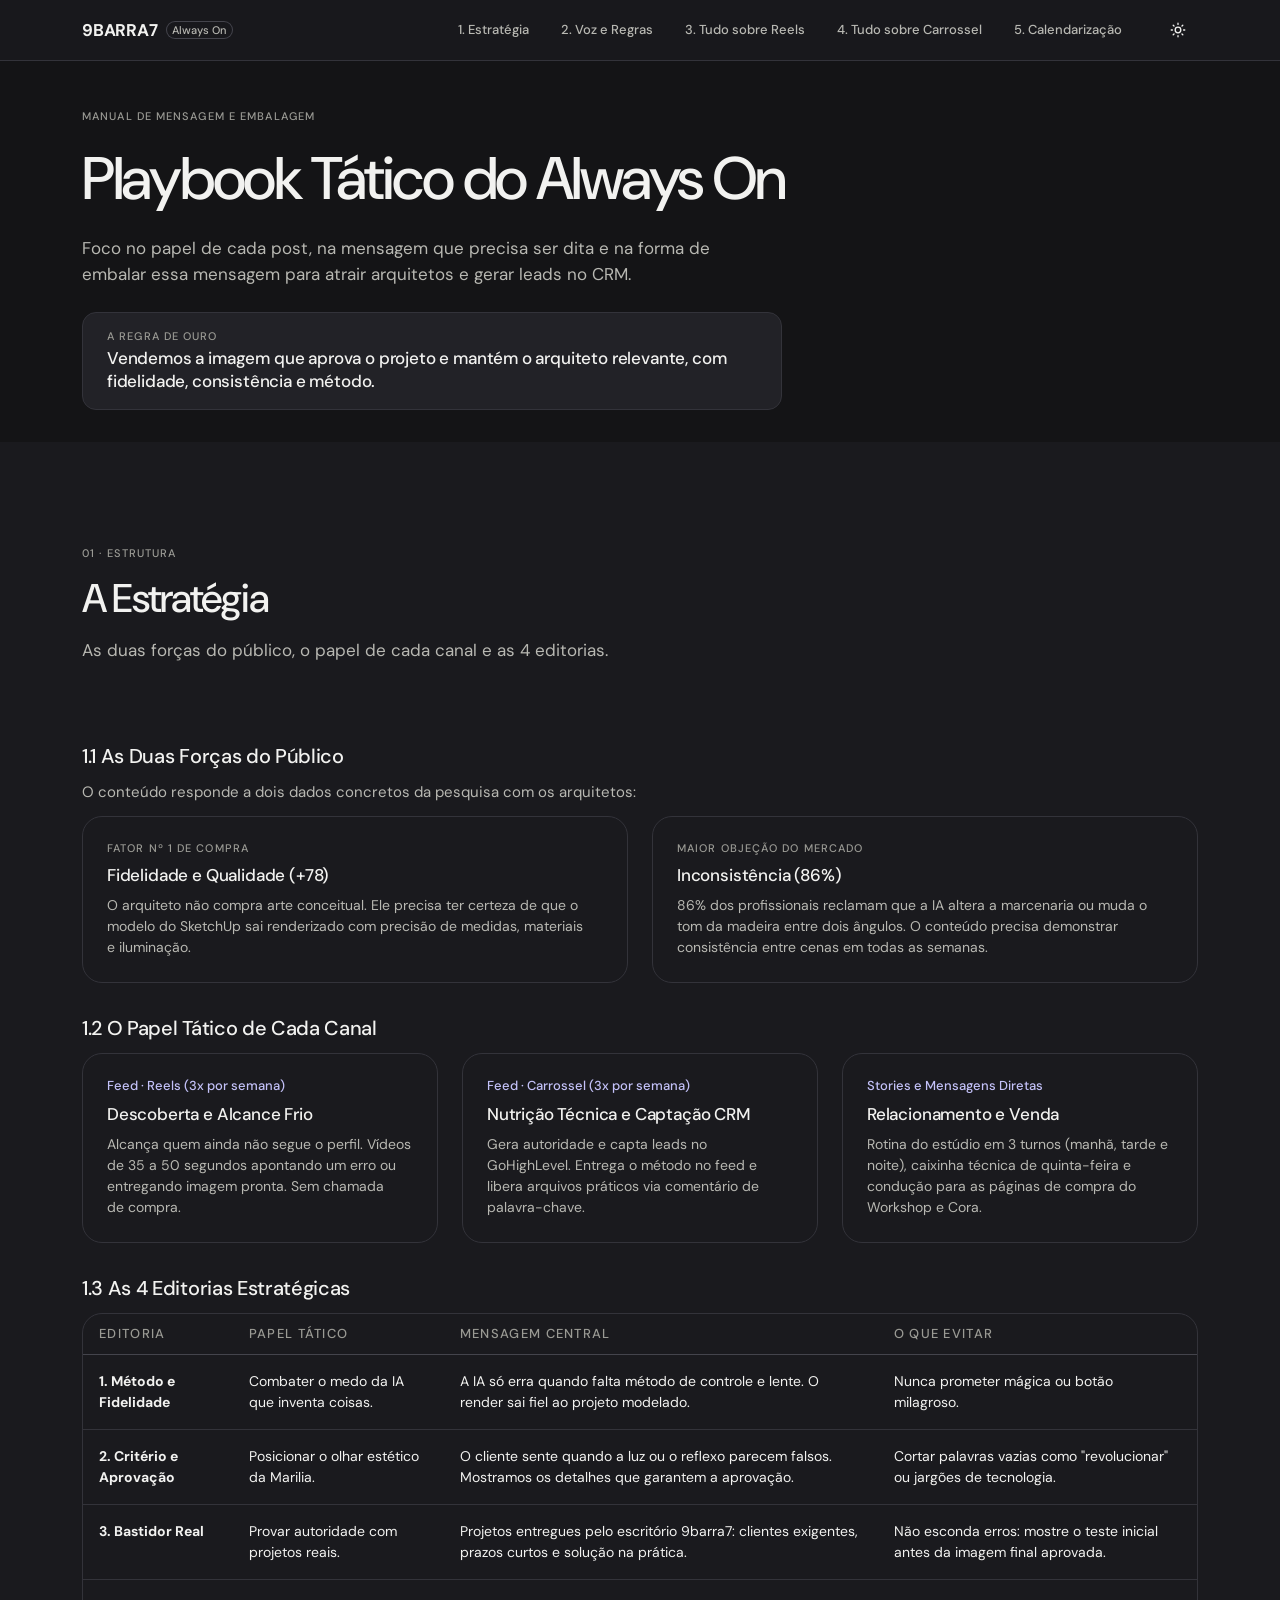
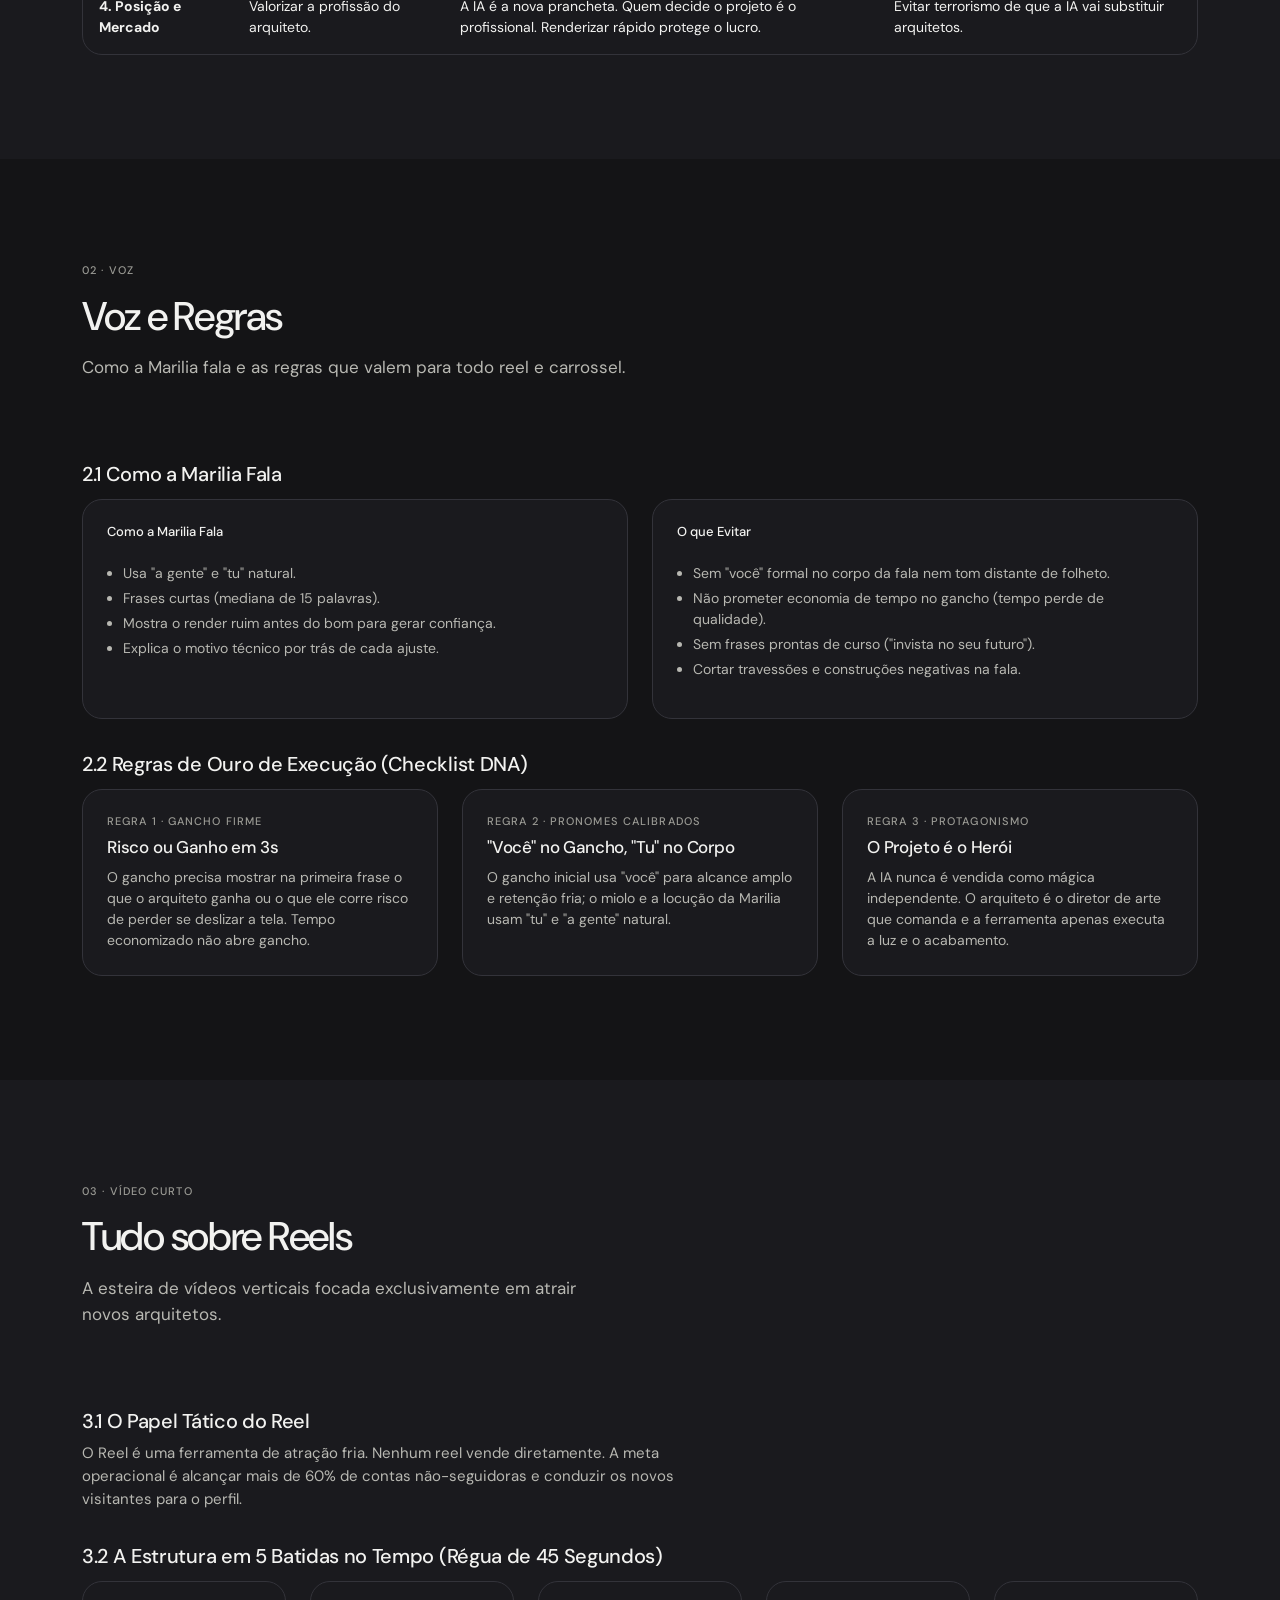
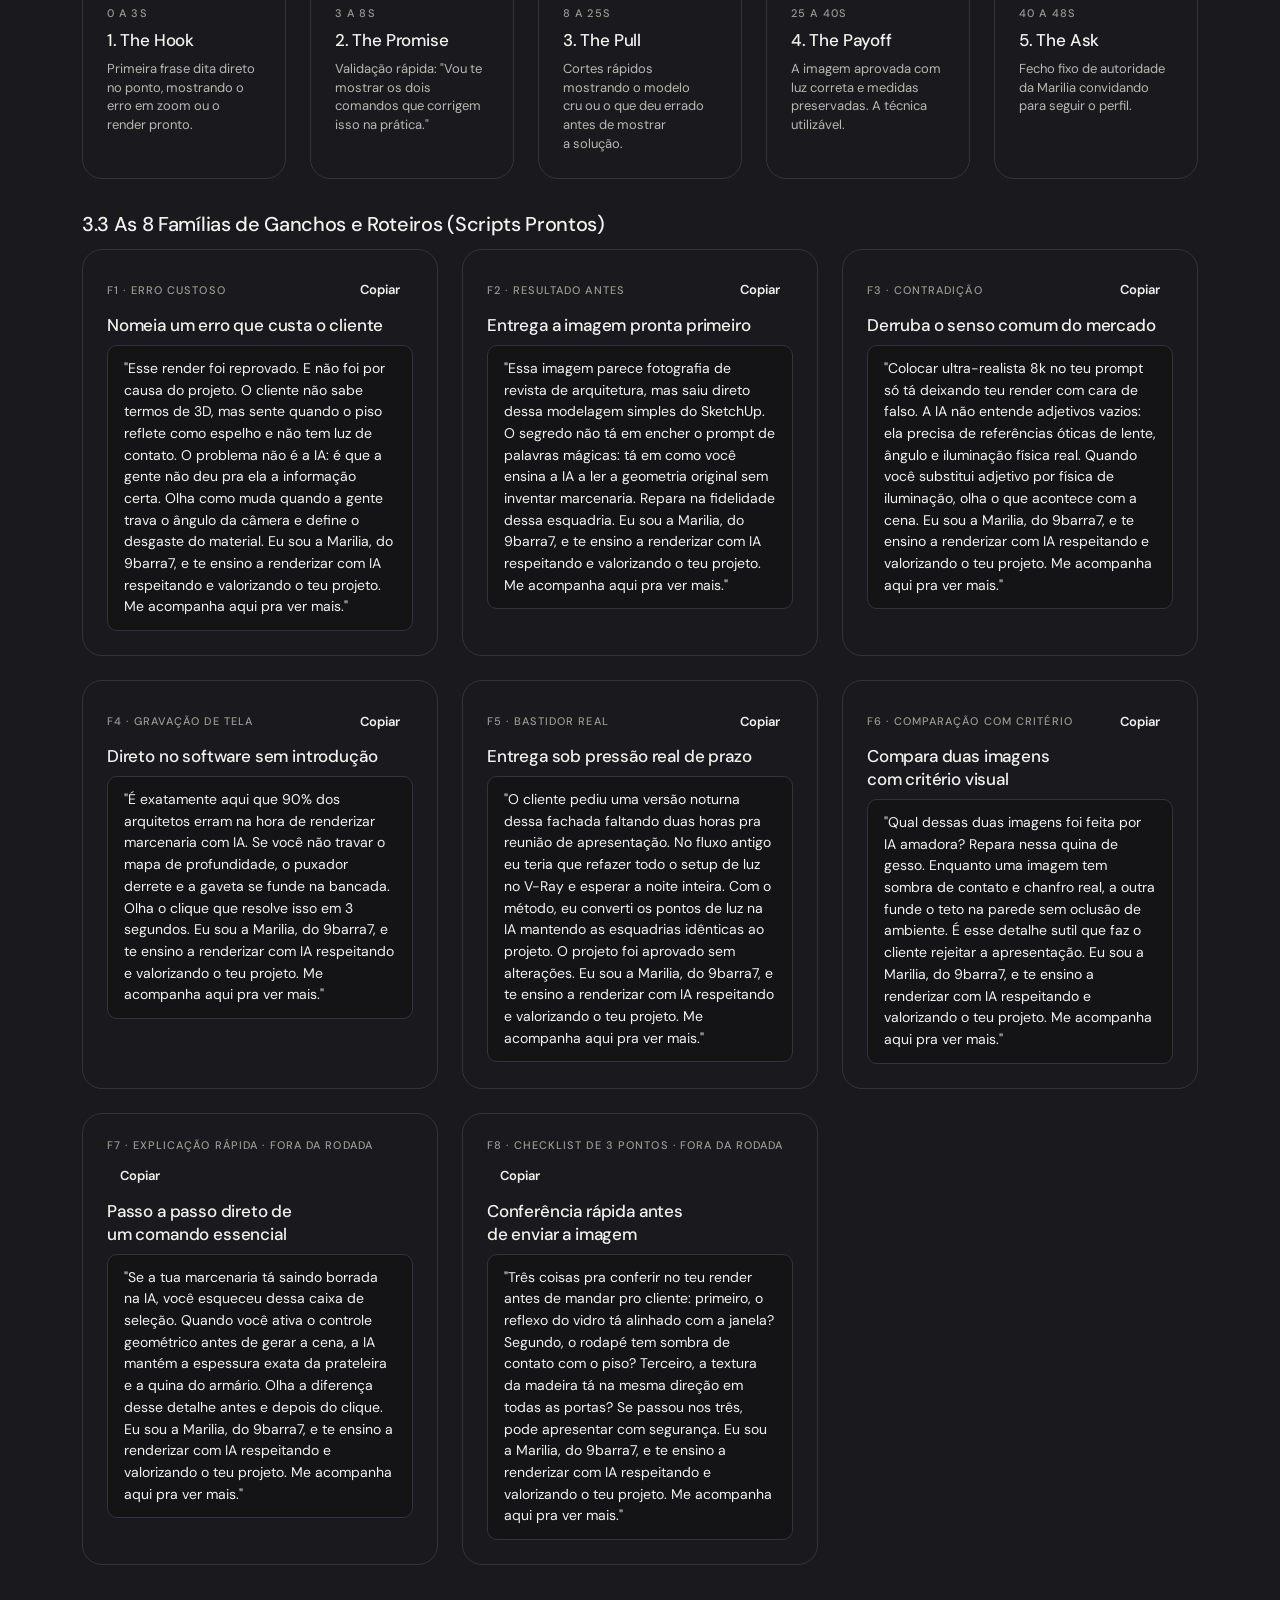
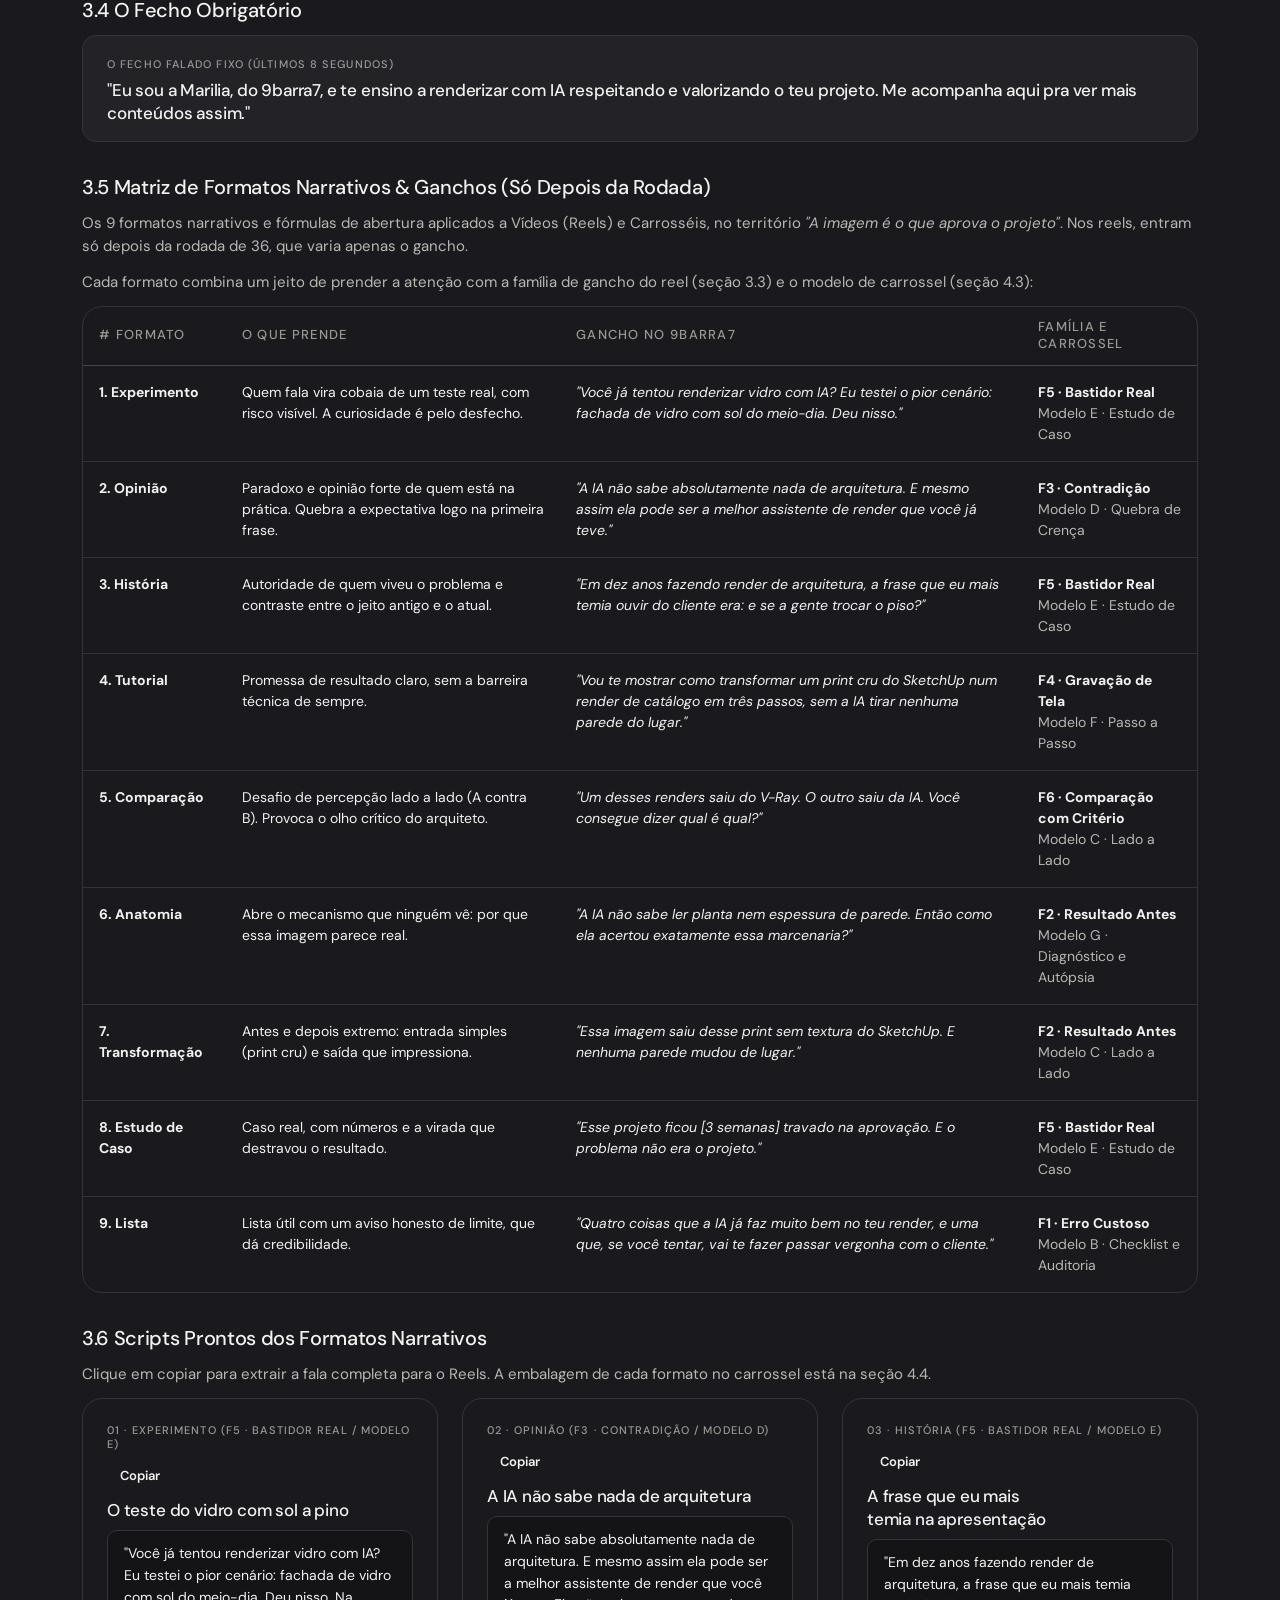
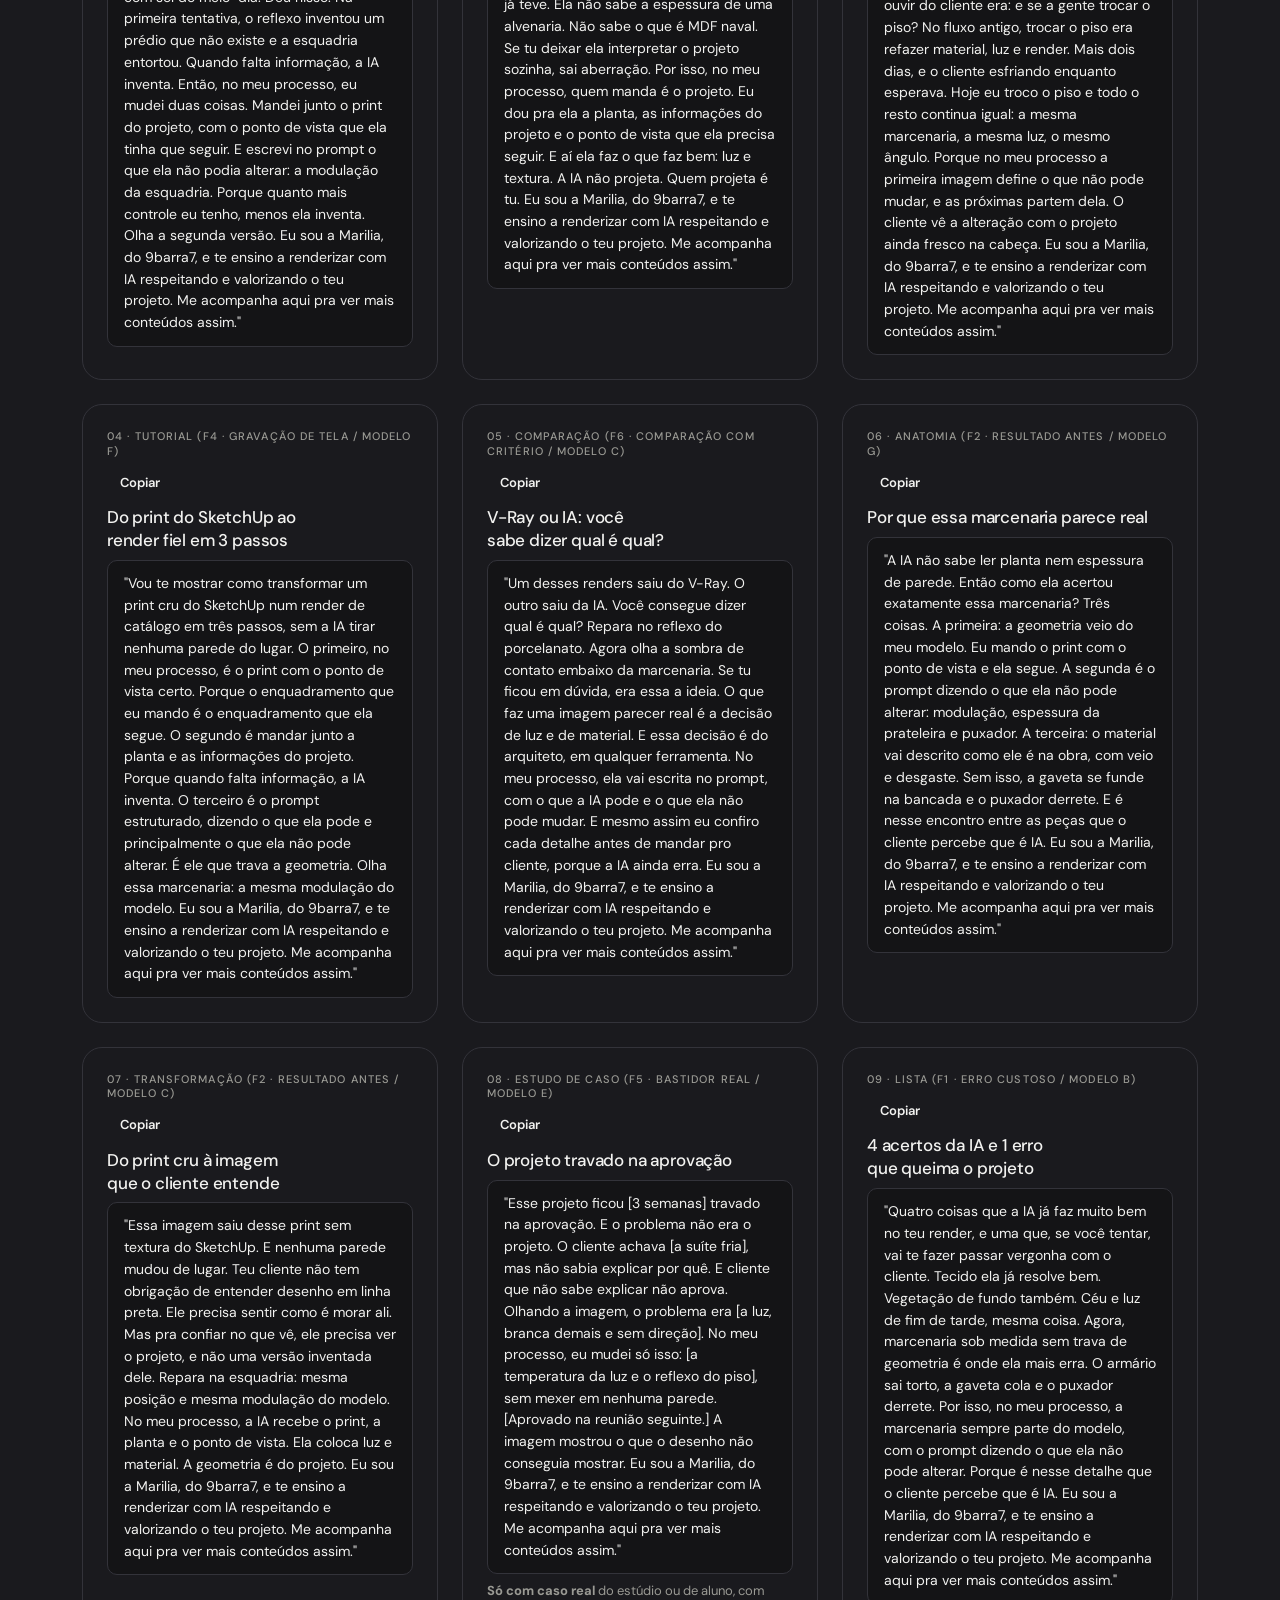
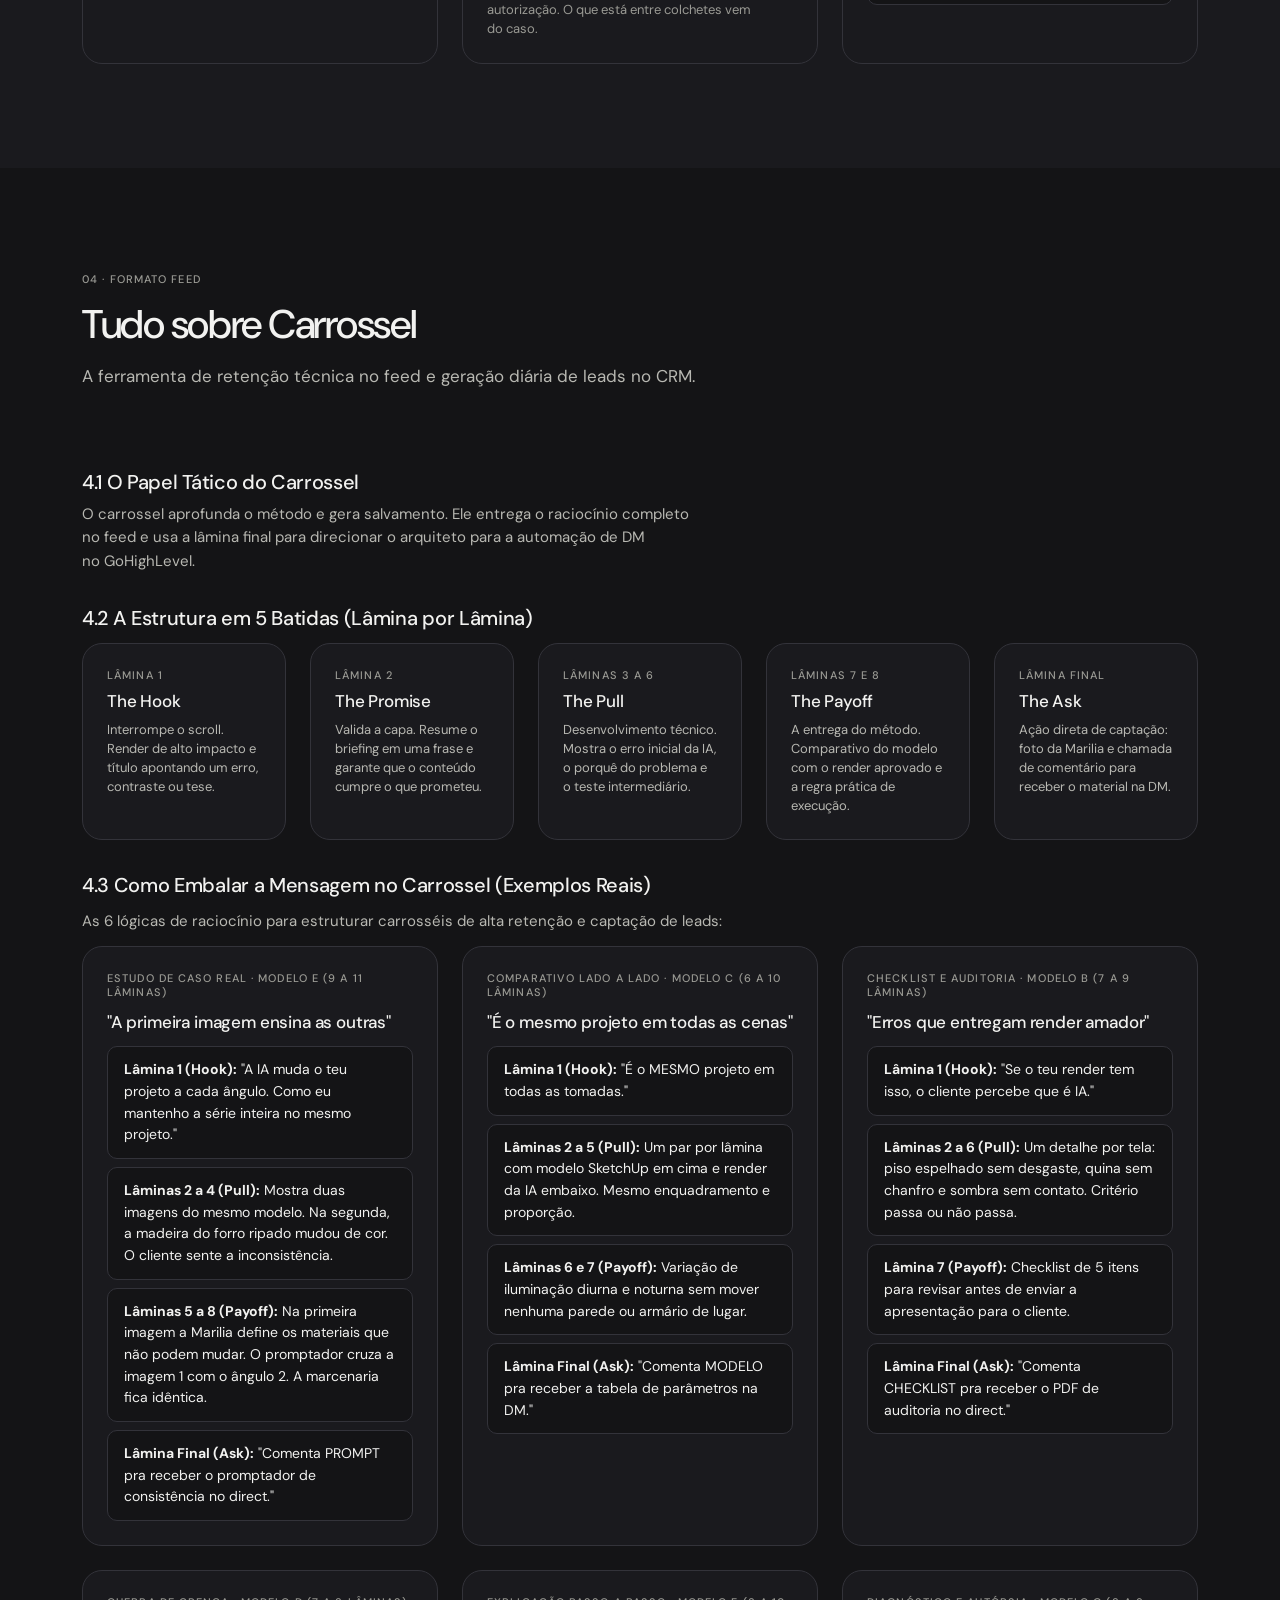
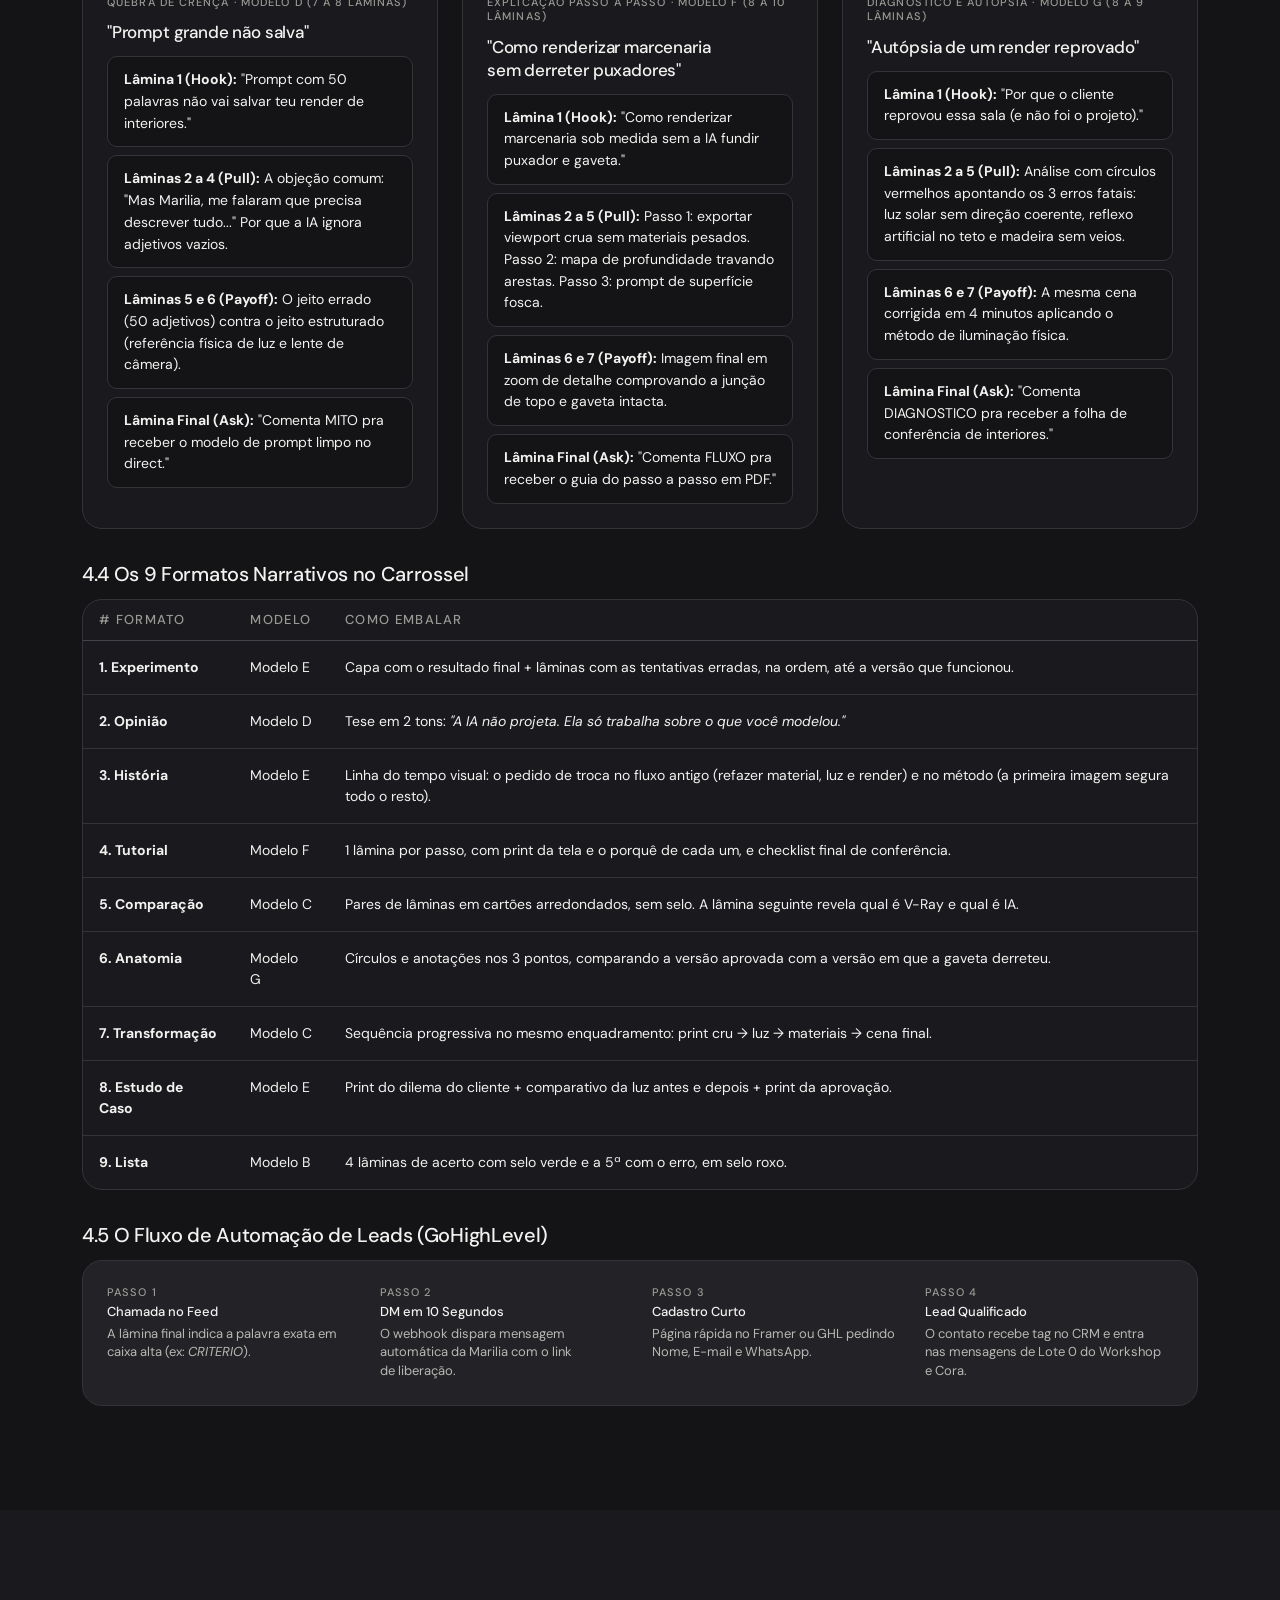
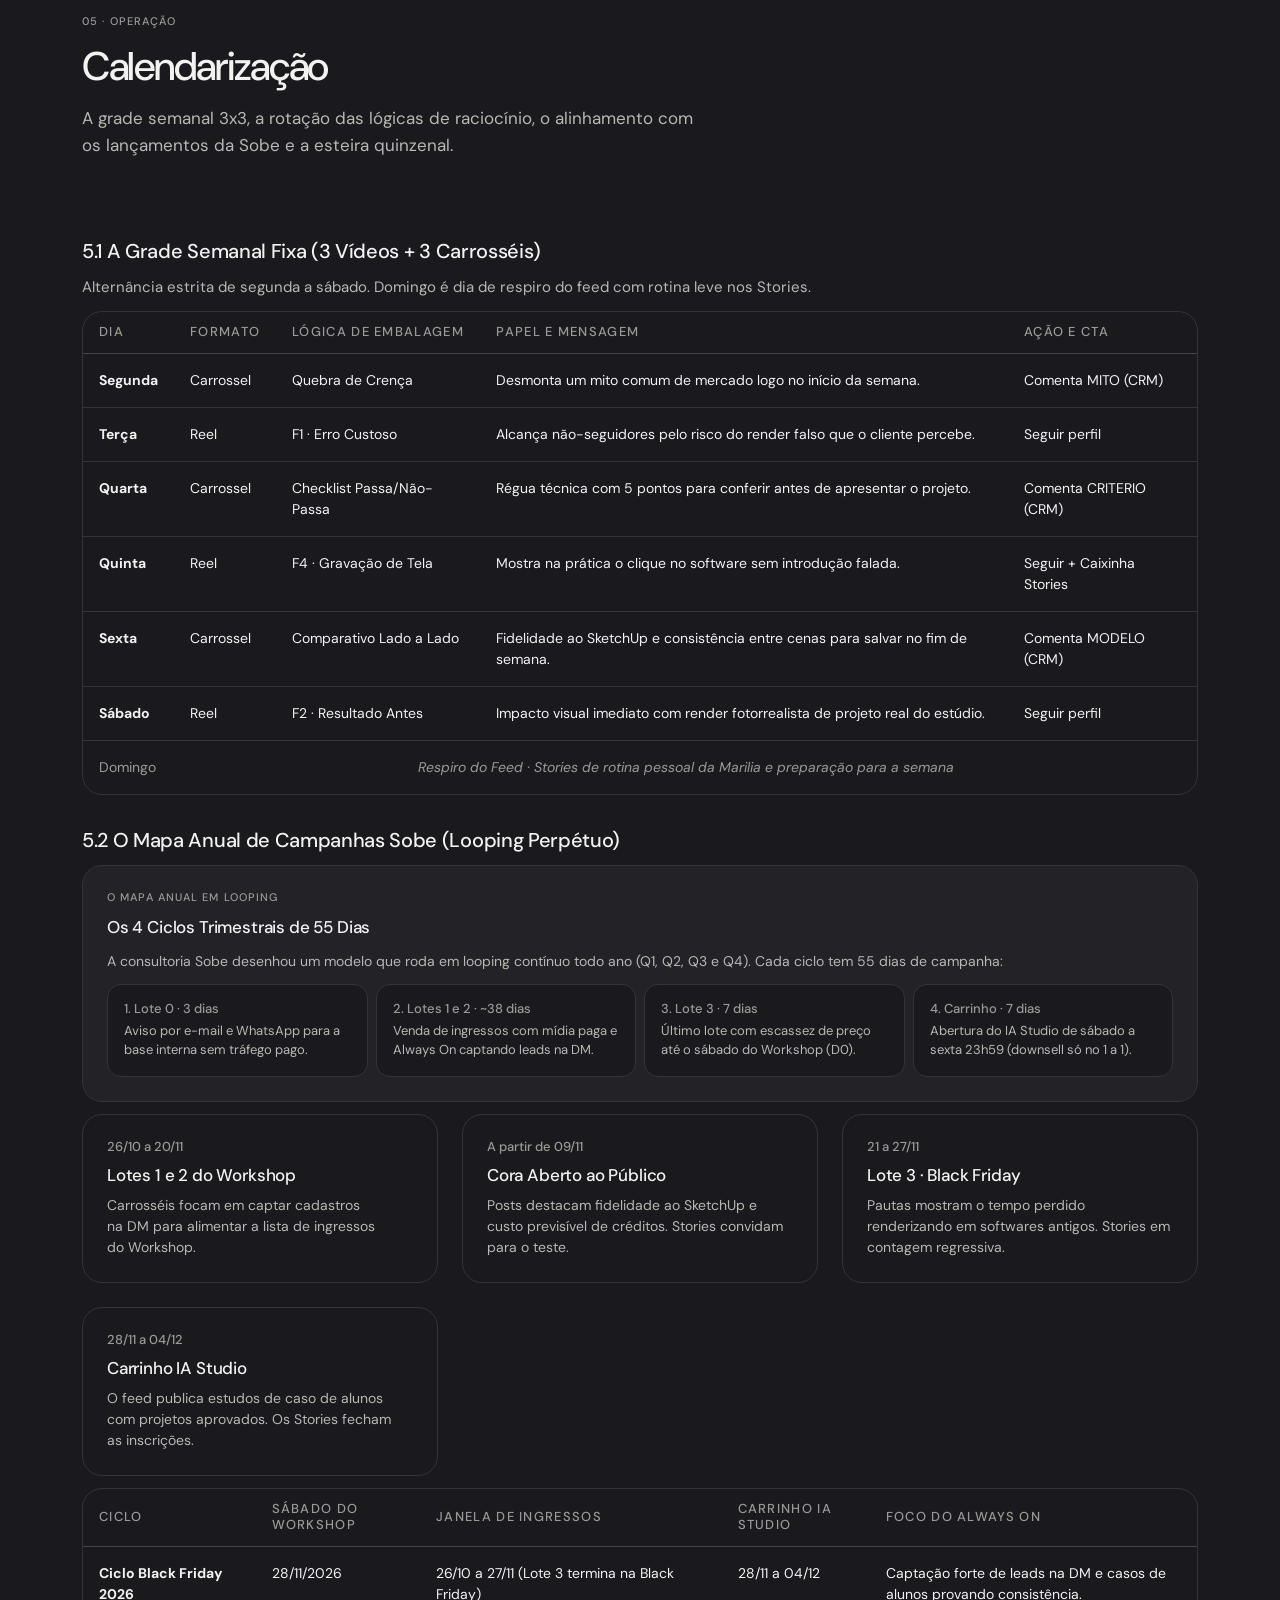
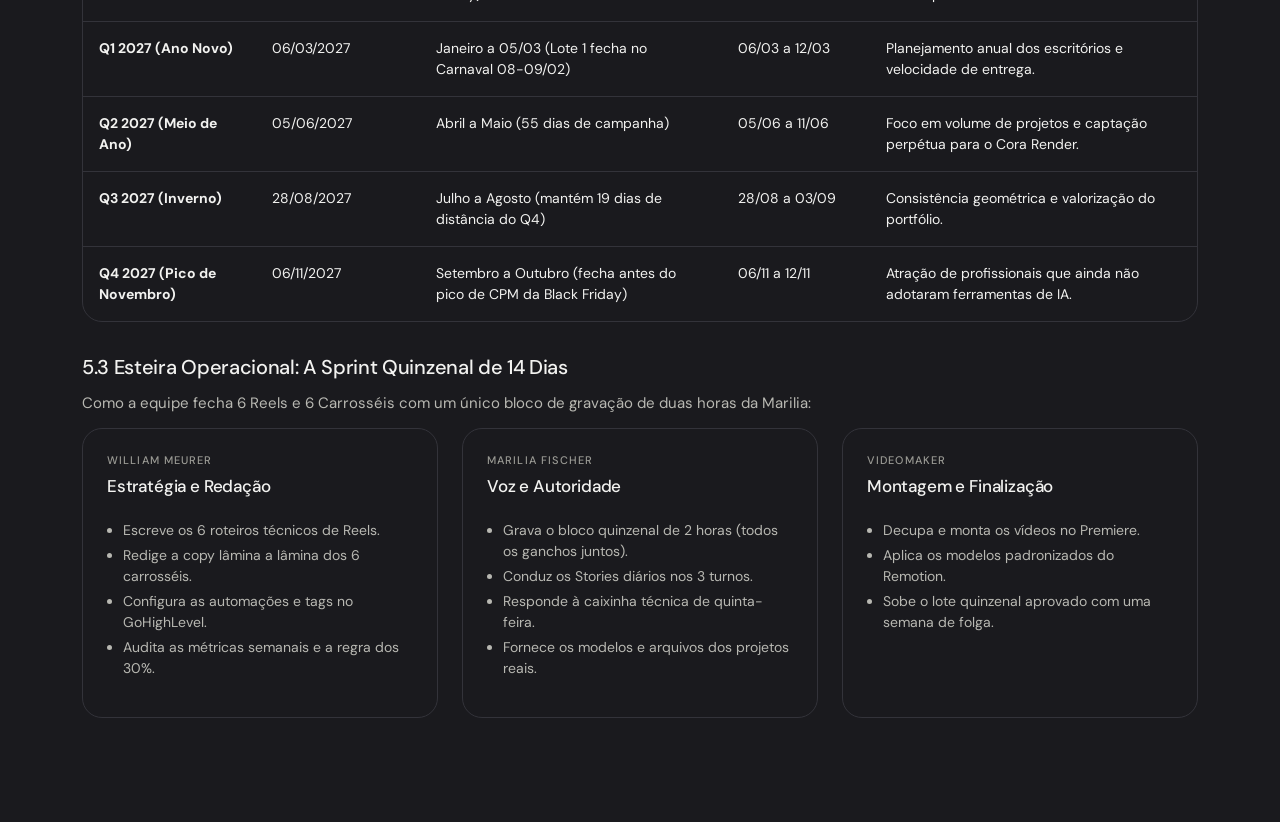
<file: playbook-always-on.html>
<!doctype html>
<html lang="pt-BR" data-theme="dark">
<head>
  <meta charset="utf-8">
  <meta name="viewport" content="width=device-width, initial-scale=1">
  <title>Playbook Always On · 9barra7</title>
  <link rel="preconnect" href="https://fonts.googleapis.com">
  <link rel="preconnect" href="https://fonts.gstatic.com" crossorigin>
  <link href="https://fonts.googleapis.com/css2?family=DM+Sans:opsz,wght@9..40,100..1000&display=swap" rel="stylesheet">
  <link rel="stylesheet" href="ui/tokens.css">
  <link rel="stylesheet" href="ui/base.css">
  <link rel="stylesheet" href="ui/basicos.css">
  <link rel="stylesheet" href="ui/site.css">
  <style>
    /* Ajustes específicos do Playbook sobre a base do 9barra7 UI */
    .top-playbook {
      position: sticky;
      top: 0;
      z-index: 50;
      background: color-mix(in srgb, var(--superficie) 88%, transparent);
      backdrop-filter: var(--vidro-filtro);
      -webkit-backdrop-filter: var(--vidro-filtro);
      border-bottom: 1px solid var(--borda);
    }
    .top-playbook .envelope {
      display: flex;
      align-items: center;
      gap: var(--e-4);
      height: 60px;
    }
    .nav-playbook {
      display: flex;
      gap: var(--e-2);
      margin-left: auto;
    }
    .nav-playbook a {
      color: var(--texto-2);
      font: var(--t-rotulo);
      text-decoration: none;
      padding: var(--e-2) var(--e-3);
      border-radius: var(--r-sm);
      transition: all var(--tr-rapida) var(--easing);
    }
    .nav-playbook a:hover {
      color: var(--texto);
      background: var(--superficie-2);
    }
    .bloco-regra {
      background: var(--superficie-2);
      border: 1px solid var(--borda);
      border-radius: var(--r-md);
      padding: var(--e-4) var(--e-5);
    }
    .grade-taticas {
      display: grid;
      grid-template-columns: repeat(auto-fit, minmax(min(320px, 100%), 1fr));
      gap: var(--e-4);
    }
    .caixa-roteiro {
      background: var(--fundo);
      border: 1px solid var(--borda);
      border-radius: var(--r-sm);
      padding: var(--e-3) var(--e-4);
      font: var(--t-corpo-p);
      color: var(--texto);
      line-height: 1.55;
    }
    .tabela-quadro {
      width: 100%;
      border-collapse: collapse;
      font: var(--t-corpo-p);
      text-align: left;
    }
    .tabela-quadro th {
      padding: var(--e-3) var(--e-4);
      font: var(--t-rotulo);
      color: var(--texto-3);
      border-bottom: 1px solid var(--borda-forte);
      text-transform: uppercase;
      letter-spacing: var(--tracking-sobrelinha);
    }
    .tabela-quadro td {
      padding: var(--e-4);
      border-bottom: 1px solid var(--borda);
      vertical-align: top;
      color: var(--texto);
    }
    .tabela-quadro tr:last-child td {
      border-bottom: none;
    }
    #toast-msg {
      position: fixed;
      bottom: var(--e-5);
      right: var(--e-5);
      background: var(--acao);
      color: var(--sobre-acao);
      font: var(--t-rotulo);
      padding: var(--e-3) var(--e-4);
      border-radius: var(--r-sm);
      box-shadow: var(--sombra-3);
      transform: translateY(80px);
      opacity: 0;
      transition: all var(--tr-padrao) var(--easing);
      z-index: var(--z-toast);
      pointer-events: none;
    }
    #toast-msg.is-ativo {
      transform: translateY(0);
      opacity: 1;
    }
  </style>
</head>
<body class="pagina">
<script src="ui/icons.js"></script>

<!-- Topo de Navegação -->
<header class="top-playbook">
  <div class="envelope">
    <a class="marca" href="#topo" style="display:flex;align-items:center;gap:8px;text-decoration:none;">
      <span class="t-h4" style="color:var(--texto);font-weight:700;">9BARRA7</span>
      <span class="badge badge--p badge--contorno">Always On</span>
    </a>
    <nav class="nav-playbook">
      <a href="#estrategia">1. Estratégia</a>
      <a href="#voz">2. Voz e Regras</a>
      <a href="#reels">3. Tudo sobre Reels</a>
      <a href="#carrossel">4. Tudo sobre Carrossel</a>
      <a href="#calendarizacao">5. Calendarização</a>
    </nav>
    <button class="btn btn--discreto btn--icone" type="button" data-alternar-tema aria-label="Alternar tema" style="margin-left:8px;">
      <svg class="ic ic--p" aria-hidden="true"><use href="#i-lua"/></svg>
    </button>
  </div>
</header>

<main id="topo">

  <!-- Abertura -->
  <section class="secao" style="padding-top:var(--e-7);padding-bottom:var(--e-6);">
    <div class="envelope pilha" style="gap:var(--e-5);">
      <span class="t-sobrelinha suave">Manual de Mensagem e Embalagem</span>
      <h1 class="t-display" style="max-width:22ch;">Playbook Tático do Always On</h1>
      <p class="t-corpo-g" style="color:var(--texto-2);max-width:54ch;">
        Foco no papel de cada post, na mensagem que precisa ser dita e na forma de embalar essa mensagem para atrair arquitetos e gerar leads no CRM.
      </p>

      <div class="bloco-regra" style="max-width:70ch;">
        <span class="t-sobrelinha suave" style="display:block;margin-bottom:var(--e-1);">A Regra de Ouro</span>
        <p class="t-h4" style="color:var(--texto);">
          Vendemos a imagem que aprova o projeto e mantém o arquiteto relevante, com fidelidade, consistência e método.
        </p>
      </div>
    </div>
  </section>


  <!-- ================================================================= -->
  <!-- 1. ESTRATÉGIA                                                     -->
  <!-- ================================================================= -->
  <section id="estrategia" class="secao secao--superficie">
    <div class="envelope pilha" style="gap:var(--e-6);">
      
      <div class="cab-secao">
        <span class="t-sobrelinha suave">01 · Estrutura</span>
        <h2 class="t-h1">A Estratégia</h2>
        <p>As duas forças do público, o papel de cada canal e as 4 editorias.</p>
      </div>

<!-- 1.1 As Forças de Mercado -->
      <div class="pilha" style="gap:var(--e-3);">
        <h3 class="t-h3">1.1 As Duas Forças do Público</h3>
        <p class="t-corpo" style="color:var(--texto-2);">
          O conteúdo responde a dois dados concretos da pesquisa com os arquitetos:
        </p>
        <div class="grade-cards">
          <div class="cartao pilha" style="gap:var(--e-2);">
            <span class="t-sobrelinha suave">Fator nº 1 de Compra</span>
            <h4 class="t-h4">Fidelidade e Qualidade (+78)</h4>
            <p class="t-corpo-p" style="color:var(--texto-2);">
              O arquiteto não compra arte conceitual. Ele precisa ter certeza de que o modelo do SketchUp sai renderizado com precisão de medidas, materiais e iluminação.
            </p>
          </div>
          <div class="cartao pilha" style="gap:var(--e-2);">
            <span class="t-sobrelinha suave">Maior Objeção do Mercado</span>
            <h4 class="t-h4">Inconsistência (86%)</h4>
            <p class="t-corpo-p" style="color:var(--texto-2);">
              86% dos profissionais reclamam que a IA altera a marcenaria ou muda o tom da madeira entre dois ângulos. O conteúdo precisa demonstrar consistência entre cenas em todas as semanas.
            </p>
          </div>
        </div>
      </div>

<!-- 1.2 O Papel dos Canais -->
      <div class="pilha" style="gap:var(--e-3);">
        <h3 class="t-h3">1.2 O Papel Tático de Cada Canal</h3>
        <div class="grade-cards">
          <div class="cartao pilha" style="gap:var(--e-2);">
            <span class="t-rotulo" style="color:var(--acento-texto);">Feed · Reels (3x por semana)</span>
            <h4 class="t-h4">Descoberta e Alcance Frio</h4>
            <p class="t-corpo-p" style="color:var(--texto-2);">
              Alcança quem ainda não segue o perfil. Vídeos de 35 a 50 segundos apontando um erro ou entregando imagem pronta. Sem chamada de compra.
            </p>
          </div>
          <div class="cartao pilha" style="gap:var(--e-2);">
            <span class="t-rotulo" style="color:var(--acento-texto);">Feed · Carrossel (3x por semana)</span>
            <h4 class="t-h4">Nutrição Técnica e Captação CRM</h4>
            <p class="t-corpo-p" style="color:var(--texto-2);">
              Gera autoridade e capta leads no GoHighLevel. Entrega o método no feed e libera arquivos práticos via comentário de palavra-chave.
            </p>
          </div>
          <div class="cartao pilha" style="gap:var(--e-2);">
            <span class="t-rotulo" style="color:var(--acento-texto);">Stories e Mensagens Diretas</span>
            <h4 class="t-h4">Relacionamento e Venda</h4>
            <p class="t-corpo-p" style="color:var(--texto-2);">
              Rotina do estúdio em 3 turnos (manhã, tarde e noite), caixinha técnica de quinta-feira e condução para as páginas de compra do Workshop e Cora.
            </p>
          </div>
        </div>
      </div>

<!-- 1.3 As 4 Editorias -->
      <div class="pilha" style="gap:var(--e-3);">
        <h3 class="t-h3">1.3 As 4 Editorias Estratégicas</h3>
        <div class="cartao" style="padding:0;overflow:hidden;">
          <table class="tabela-quadro">
            <thead>
              <tr>
                <th>Editoria</th>
                <th>Papel Tático</th>
                <th>Mensagem Central</th>
                <th>O que Evitar</th>
              </tr>
            </thead>
            <tbody>
              <tr>
                <td><strong>1. Método e Fidelidade</strong></td>
                <td>Combater o medo da IA que inventa coisas.</td>
                <td>A IA só erra quando falta método de controle e lente. O render sai fiel ao projeto modelado.</td>
                <td>Nunca prometer mágica ou botão milagroso.</td>
              </tr>
              <tr>
                <td><strong>2. Critério e Aprovação</strong></td>
                <td>Posicionar o olhar estético da Marilia.</td>
                <td>O cliente sente quando a luz ou o reflexo parecem falsos. Mostramos os detalhes que garantem a aprovação.</td>
                <td>Cortar palavras vazias como "revolucionar" ou jargões de tecnologia.</td>
              </tr>
              <tr>
                <td><strong>3. Bastidor Real</strong></td>
                <td>Provar autoridade com projetos reais.</td>
                <td>Projetos entregues pelo escritório 9barra7: clientes exigentes, prazos curtos e solução na prática.</td>
                <td>Não esconda erros: mostre o teste inicial antes da imagem final aprovada.</td>
              </tr>
              <tr>
                <td><strong>4. Posição e Mercado</strong></td>
                <td>Valorizar a profissão do arquiteto.</td>
                <td>A IA é a nova prancheta. Quem decide o projeto é o profissional. Renderizar rápido protege o lucro.</td>
                <td>Evitar terrorismo de que a IA vai substituir arquitetos.</td>
              </tr>
            </tbody>
          </table>
        </div>
      </div>

    </div>
  </section>


  <!-- ================================================================= -->
  <!-- 2. VOZ E REGRAS                                                   -->
  <!-- ================================================================= -->
  <section id="voz" class="secao">
    <div class="envelope pilha" style="gap:var(--e-6);">
      
      <div class="cab-secao">
        <span class="t-sobrelinha suave">02 · Voz</span>
        <h2 class="t-h1">Voz e Regras</h2>
        <p>Como a Marilia fala e as regras que valem para todo reel e carrossel.</p>
      </div>

      <!-- 2.1 Como a Marilia Fala -->
      <div class="pilha" style="gap:var(--e-3);">
        <h3 class="t-h3">2.1 Como a Marilia Fala</h3>
        <div class="grade-cards">
          <div class="cartao pilha" style="gap:var(--e-2);">
            <strong class="t-rotulo">Como a Marilia Fala</strong>
            <ul class="t-corpo-p pilha" style="color:var(--texto-2);gap:var(--e-1);padding-left:var(--e-4);">
              <li>Usa "a gente" e "tu" natural.</li>
              <li>Frases curtas (mediana de 15 palavras).</li>
              <li>Mostra o render ruim antes do bom para gerar confiança.</li>
              <li>Explica o motivo técnico por trás de cada ajuste.</li>
            </ul>
          </div>
          <div class="cartao pilha" style="gap:var(--e-2);">
            <strong class="t-rotulo">O que Evitar</strong>
            <ul class="t-corpo-p pilha" style="color:var(--texto-2);gap:var(--e-1);padding-left:var(--e-4);">
              <li>Sem "você" formal no corpo da fala nem tom distante de folheto.</li>
              <li>Não prometer economia de tempo no gancho (tempo perde de qualidade).</li>
              <li>Sem frases prontas de curso ("invista no seu futuro").</li>
              <li>Cortar travessões e construções negativas na fala.</li>
            </ul>
          </div>
        </div>
      </div>

<!-- 2.2 Checklist de Rastreio Anti-Slop -->
      <div class="pilha" style="gap:var(--e-3);">
        <h3 class="t-h3">2.2 Regras de Ouro de Execução (Checklist DNA)</h3>
        <div class="grade-cards">
          <div class="cartao pilha" style="gap:var(--e-2);">
            <span class="t-sobrelinha suave">Regra 1 · Gancho Firme</span>
            <strong class="t-h4">Risco ou Ganho em 3s</strong>
            <p class="t-corpo-p" style="color:var(--texto-2);">O gancho precisa mostrar na primeira frase o que o arquiteto ganha ou o que ele corre risco de perder se deslizar a tela. Tempo economizado não abre gancho.</p>
          </div>
          <div class="cartao pilha" style="gap:var(--e-2);">
            <span class="t-sobrelinha suave">Regra 2 · Pronomes Calibrados</span>
            <strong class="t-h4">"Você" no Gancho, "Tu" no Corpo</strong>
            <p class="t-corpo-p" style="color:var(--texto-2);">O gancho inicial usa "você" para alcance amplo e retenção fria; o miolo e a locução da Marilia usam "tu" e "a gente" natural.</p>
          </div>
          <div class="cartao pilha" style="gap:var(--e-2);">
            <span class="t-sobrelinha suave">Regra 3 · Protagonismo</span>
            <strong class="t-h4">O Projeto é o Herói</strong>
            <p class="t-corpo-p" style="color:var(--texto-2);">A IA nunca é vendida como mágica independente. O arquiteto é o diretor de arte que comanda e a ferramenta apenas executa a luz e o acabamento.</p>
          </div>
        </div>
      </div>

    </div>
  </section>


  <!-- ================================================================= -->
  <!-- 3. TUDO SOBRE REELS                                               -->
  <!-- ================================================================= -->
  <section id="reels" class="secao secao--superficie">
    <div class="envelope pilha" style="gap:var(--e-6);">
      
      <div class="cab-secao">
        <span class="t-sobrelinha suave">03 · Vídeo Curto</span>
        <h2 class="t-h1">Tudo sobre Reels</h2>
        <p>A esteira de vídeos verticais focada exclusivamente em atrair novos arquitetos.</p>
      </div>

<!-- 3.1 Papel -->
      <div class="pilha" style="gap:var(--e-2);">
        <h3 class="t-h3">3.1 O Papel Tático do Reel</h3>
        <p class="t-corpo" style="color:var(--texto-2);max-width:64ch;">
          O Reel é uma ferramenta de atração fria. Nenhum reel vende diretamente. A meta operacional é alcançar mais de 60% de contas não-seguidoras e conduzir os novos visitantes para o perfil.
        </p>
      </div>

<!-- 3.2 As 5 Batidas no Tempo -->
      <div class="pilha" style="gap:var(--e-3);">
        <h3 class="t-h3">3.2 A Estrutura em 5 Batidas no Tempo (Régua de 45 Segundos)</h3>
        <div class="grade-cards" style="grid-template-columns:repeat(auto-fit,minmax(190px,1fr));">
          <div class="cartao pilha" style="gap:var(--e-2);">
            <span class="t-sobrelinha suave">0 a 3s</span>
            <h4 class="t-h4">1. The Hook</h4>
            <p class="t-legenda" style="color:var(--texto-2);">Primeira frase dita direto no ponto, mostrando o erro em zoom ou o render pronto.</p>
          </div>
          <div class="cartao pilha" style="gap:var(--e-2);">
            <span class="t-sobrelinha suave">3 a 8s</span>
            <h4 class="t-h4">2. The Promise</h4>
            <p class="t-legenda" style="color:var(--texto-2);">Validação rápida: "Vou te mostrar os dois comandos que corrigem isso na prática."</p>
          </div>
          <div class="cartao pilha" style="gap:var(--e-2);">
            <span class="t-sobrelinha suave">8 a 25s</span>
            <h4 class="t-h4">3. The Pull</h4>
            <p class="t-legenda" style="color:var(--texto-2);">Cortes rápidos mostrando o modelo cru ou o que deu errado antes de mostrar a solução.</p>
          </div>
          <div class="cartao pilha" style="gap:var(--e-2);">
            <span class="t-sobrelinha suave">25 a 40s</span>
            <h4 class="t-h4">4. The Payoff</h4>
            <p class="t-legenda" style="color:var(--texto-2);">A imagem aprovada com luz correta e medidas preservadas. A técnica utilizável.</p>
          </div>
          <div class="cartao pilha" style="gap:var(--e-2);">
            <span class="t-sobrelinha suave">40 a 48s</span>
            <h4 class="t-h4">5. The Ask</h4>
            <p class="t-legenda" style="color:var(--texto-2);">Fecho fixo de autoridade da Marilia convidando para seguir o perfil.</p>
          </div>
        </div>
      </div>

<!-- 3.3 As 8 Famílias com Scripts -->
      <div class="pilha" style="gap:var(--e-3);">
        <h3 class="t-h3">3.3 As 8 Famílias de Ganchos e Roteiros (Scripts Prontos)</h3>
        <div class="grade-cards">
          <!-- F1 -->
          <div class="cartao pilha" style="gap:var(--e-2);">
            <div class="linha" style="justify-content:space-between;align-items:center;">
              <span class="t-sobrelinha suave">F1 · Erro Custoso</span>
              <button class="btn btn--discreto btn--p" onclick="copiarTexto(this)">Copiar</button>
            </div>
            <h4 class="t-h4">Nomeia um erro que custa o cliente</h4>
            <div class="caixa-roteiro">
              "Esse render foi reprovado. E não foi por causa do projeto. O cliente não sabe termos de 3D, mas sente quando o piso reflete como espelho e não tem luz de contato. O problema não é a IA: é que a gente não deu pra ela a informação certa. Olha como muda quando a gente trava o ângulo da câmera e define o desgaste do material. Eu sou a Marilia, do 9barra7, e te ensino a renderizar com IA respeitando e valorizando o teu projeto. Me acompanha aqui pra ver mais."
            </div>
          </div>

          <!-- F2 -->
          <div class="cartao pilha" style="gap:var(--e-2);">
            <div class="linha" style="justify-content:space-between;align-items:center;">
              <span class="t-sobrelinha suave">F2 · Resultado Antes</span>
              <button class="btn btn--discreto btn--p" onclick="copiarTexto(this)">Copiar</button>
            </div>
            <h4 class="t-h4">Entrega a imagem pronta primeiro</h4>
            <div class="caixa-roteiro">
              "Essa imagem parece fotografia de revista de arquitetura, mas saiu direto dessa modelagem simples do SketchUp. O segredo não tá em encher o prompt de palavras mágicas: tá em como você ensina a IA a ler a geometria original sem inventar marcenaria. Repara na fidelidade dessa esquadria. Eu sou a Marilia, do 9barra7, e te ensino a renderizar com IA respeitando e valorizando o teu projeto. Me acompanha aqui pra ver mais."
            </div>
          </div>

          <!-- F3 -->
          <div class="cartao pilha" style="gap:var(--e-2);">
            <div class="linha" style="justify-content:space-between;align-items:center;">
              <span class="t-sobrelinha suave">F3 · Contradição</span>
              <button class="btn btn--discreto btn--p" onclick="copiarTexto(this)">Copiar</button>
            </div>
            <h4 class="t-h4">Derruba o senso comum do mercado</h4>
            <div class="caixa-roteiro">
              "Colocar ultra-realista 8k no teu prompt só tá deixando teu render com cara de falso. A IA não entende adjetivos vazios: ela precisa de referências óticas de lente, ângulo e iluminação física real. Quando você substitui adjetivo por física de iluminação, olha o que acontece com a cena. Eu sou a Marilia, do 9barra7, e te ensino a renderizar com IA respeitando e valorizando o teu projeto. Me acompanha aqui pra ver mais."
            </div>
          </div>

          <!-- F4 -->
          <div class="cartao pilha" style="gap:var(--e-2);">
            <div class="linha" style="justify-content:space-between;align-items:center;">
              <span class="t-sobrelinha suave">F4 · Gravação de Tela</span>
              <button class="btn btn--discreto btn--p" onclick="copiarTexto(this)">Copiar</button>
            </div>
            <h4 class="t-h4">Direto no software sem introdução</h4>
            <div class="caixa-roteiro">
              "É exatamente aqui que 90% dos arquitetos erram na hora de renderizar marcenaria com IA. Se você não travar o mapa de profundidade, o puxador derrete e a gaveta se funde na bancada. Olha o clique que resolve isso em 3 segundos. Eu sou a Marilia, do 9barra7, e te ensino a renderizar com IA respeitando e valorizando o teu projeto. Me acompanha aqui pra ver mais."
            </div>
          </div>

          <!-- F5 -->
          <div class="cartao pilha" style="gap:var(--e-2);">
            <div class="linha" style="justify-content:space-between;align-items:center;">
              <span class="t-sobrelinha suave">F5 · Bastidor Real</span>
              <button class="btn btn--discreto btn--p" onclick="copiarTexto(this)">Copiar</button>
            </div>
            <h4 class="t-h4">Entrega sob pressão real de prazo</h4>
            <div class="caixa-roteiro">
              "O cliente pediu uma versão noturna dessa fachada faltando duas horas pra reunião de apresentação. No fluxo antigo eu teria que refazer todo o setup de luz no V-Ray e esperar a noite inteira. Com o método, eu converti os pontos de luz na IA mantendo as esquadrias idênticas ao projeto. O projeto foi aprovado sem alterações. Eu sou a Marilia, do 9barra7, e te ensino a renderizar com IA respeitando e valorizando o teu projeto. Me acompanha aqui pra ver mais."
            </div>
          </div>

          <!-- F6 -->
          <div class="cartao pilha" style="gap:var(--e-2);">
            <div class="linha" style="justify-content:space-between;align-items:center;">
              <span class="t-sobrelinha suave">F6 · Comparação com Critério</span>
              <button class="btn btn--discreto btn--p" onclick="copiarTexto(this)">Copiar</button>
            </div>
            <h4 class="t-h4">Compara duas imagens com critério visual</h4>
            <div class="caixa-roteiro">
              "Qual dessas duas imagens foi feita por IA amadora? Repara nessa quina de gesso. Enquanto uma imagem tem sombra de contato e chanfro real, a outra funde o teto na parede sem oclusão de ambiente. É esse detalhe sutil que faz o cliente rejeitar a apresentação. Eu sou a Marilia, do 9barra7, e te ensino a renderizar com IA respeitando e valorizando o teu projeto. Me acompanha aqui pra ver mais."
            </div>
          </div>

          <!-- F7 -->
          <div class="cartao pilha" style="gap:var(--e-2);">
            <div class="linha" style="justify-content:space-between;align-items:center;">
              <span class="t-sobrelinha suave">F7 · Explicação Rápida · Fora da rodada</span>
              <button class="btn btn--discreto btn--p" onclick="copiarTexto(this)">Copiar</button>
            </div>
            <h4 class="t-h4">Passo a passo direto de um comando essencial</h4>
            <div class="caixa-roteiro">
              "Se a tua marcenaria tá saindo borrada na IA, você esqueceu dessa caixa de seleção. Quando você ativa o controle geométrico antes de gerar a cena, a IA mantém a espessura exata da prateleira e a quina do armário. Olha a diferença desse detalhe antes e depois do clique. Eu sou a Marilia, do 9barra7, e te ensino a renderizar com IA respeitando e valorizando o teu projeto. Me acompanha aqui pra ver mais."
            </div>
          </div>

          <!-- F8 -->
          <div class="cartao pilha" style="gap:var(--e-2);">
            <div class="linha" style="justify-content:space-between;align-items:center;">
              <span class="t-sobrelinha suave">F8 · Checklist de 3 Pontos · Fora da rodada</span>
              <button class="btn btn--discreto btn--p" onclick="copiarTexto(this)">Copiar</button>
            </div>
            <h4 class="t-h4">Conferência rápida antes de enviar a imagem</h4>
            <div class="caixa-roteiro">
              "Três coisas pra conferir no teu render antes de mandar pro cliente: primeiro, o reflexo do vidro tá alinhado com a janela? Segundo, o rodapé tem sombra de contato com o piso? Terceiro, a textura da madeira tá na mesma direção em todas as portas? Se passou nos três, pode apresentar com segurança. Eu sou a Marilia, do 9barra7, e te ensino a renderizar com IA respeitando e valorizando o teu projeto. Me acompanha aqui pra ver mais."
            </div>
          </div>
        </div>
      </div>

<!-- 3.4 Fecho Fixo -->
      <div class="pilha" style="gap:var(--e-3);">
        <h3 class="t-h3">3.4 O Fecho Obrigatório</h3>
        <div class="bloco-regra">
          <span class="t-sobrelinha suave">O Fecho Falado Fixo (Últimos 8 segundos)</span>
          <p class="t-h4" style="color:var(--texto);margin-top:var(--e-1);">
            "Eu sou a Marilia, do 9barra7, e te ensino a renderizar com IA respeitando e valorizando o teu projeto. Me acompanha aqui pra ver mais conteúdos assim."
          </p>
        </div>
      </div>

<!-- 3.5 Matriz de Formatos Narrativos -->
      <div id="formatos-narrativos" class="pilha" style="gap:var(--e-3);">
        <h3 class="t-h3">3.5 Matriz de Formatos Narrativos & Ganchos (Só Depois da Rodada)</h3>
        <p class="t-corpo" style="color:var(--texto-2);">
          Os 9 formatos narrativos e fórmulas de abertura aplicados a Vídeos (Reels) e Carrosséis, no território <em>"A imagem é o que aprova o projeto"</em>. Nos reels, entram só depois da rodada de 36, que varia apenas o gancho.
        </p>
        <p class="t-corpo" style="color:var(--texto-2);">
          Cada formato combina um jeito de prender a atenção com a família de gancho do reel (seção 3.3) e o modelo de carrossel (seção 4.3):
        </p>

        <div class="cartao" style="padding:0;overflow-x:auto;">
          <table class="tabela-quadro">
            <thead>
              <tr>
                <th># Formato</th>
                <th>O que Prende</th>
                <th>Gancho no 9barra7</th>
                <th>Família e Carrossel</th>
              </tr>
            </thead>
            <tbody>
              <tr>
                <td><strong>1. Experimento</strong></td>
                <td>Quem fala vira cobaia de um teste real, com risco visível. A curiosidade é pelo desfecho.</td>
                <td><em>"Você já tentou renderizar vidro com IA? Eu testei o pior cenário: fachada de vidro com sol do meio-dia. Deu nisso."</em></td>
                <td><strong>F5 · Bastidor Real</strong><br><span style="color:var(--texto-2);font-size:var(--t-legenda-tam);">Modelo E · Estudo de Caso</span></td>
              </tr>
              <tr>
                <td><strong>2. Opinião</strong></td>
                <td>Paradoxo e opinião forte de quem está na prática. Quebra a expectativa logo na primeira frase.</td>
                <td><em>"A IA não sabe absolutamente nada de arquitetura. E mesmo assim ela pode ser a melhor assistente de render que você já teve."</em></td>
                <td><strong>F3 · Contradição</strong><br><span style="color:var(--texto-2);font-size:var(--t-legenda-tam);">Modelo D · Quebra de Crença</span></td>
              </tr>
              <tr>
                <td><strong>3. História</strong></td>
                <td>Autoridade de quem viveu o problema e contraste entre o jeito antigo e o atual.</td>
                <td><em>"Em dez anos fazendo render de arquitetura, a frase que eu mais temia ouvir do cliente era: e se a gente trocar o piso?"</em></td>
                <td><strong>F5 · Bastidor Real</strong><br><span style="color:var(--texto-2);font-size:var(--t-legenda-tam);">Modelo E · Estudo de Caso</span></td>
              </tr>
              <tr>
                <td><strong>4. Tutorial</strong></td>
                <td>Promessa de resultado claro, sem a barreira técnica de sempre.</td>
                <td><em>"Vou te mostrar como transformar um print cru do SketchUp num render de catálogo em três passos, sem a IA tirar nenhuma parede do lugar."</em></td>
                <td><strong>F4 · Gravação de Tela</strong><br><span style="color:var(--texto-2);font-size:var(--t-legenda-tam);">Modelo F · Passo a Passo</span></td>
              </tr>
              <tr>
                <td><strong>5. Comparação</strong></td>
                <td>Desafio de percepção lado a lado (A contra B). Provoca o olho crítico do arquiteto.</td>
                <td><em>"Um desses renders saiu do V-Ray. O outro saiu da IA. Você consegue dizer qual é qual?"</em></td>
                <td><strong>F6 · Comparação com Critério</strong><br><span style="color:var(--texto-2);font-size:var(--t-legenda-tam);">Modelo C · Lado a Lado</span></td>
              </tr>
              <tr>
                <td><strong>6. Anatomia</strong></td>
                <td>Abre o mecanismo que ninguém vê: por que essa imagem parece real.</td>
                <td><em>"A IA não sabe ler planta nem espessura de parede. Então como ela acertou exatamente essa marcenaria?"</em></td>
                <td><strong>F2 · Resultado Antes</strong><br><span style="color:var(--texto-2);font-size:var(--t-legenda-tam);">Modelo G · Diagnóstico e Autópsia</span></td>
              </tr>
              <tr>
                <td><strong>7. Transformação</strong></td>
                <td>Antes e depois extremo: entrada simples (print cru) e saída que impressiona.</td>
                <td><em>"Essa imagem saiu desse print sem textura do SketchUp. E nenhuma parede mudou de lugar."</em></td>
                <td><strong>F2 · Resultado Antes</strong><br><span style="color:var(--texto-2);font-size:var(--t-legenda-tam);">Modelo C · Lado a Lado</span></td>
              </tr>
              <tr>
                <td><strong>8. Estudo de Caso</strong></td>
                <td>Caso real, com números e a virada que destravou o resultado.</td>
                <td><em>"Esse projeto ficou [3 semanas] travado na aprovação. E o problema não era o projeto."</em></td>
                <td><strong>F5 · Bastidor Real</strong><br><span style="color:var(--texto-2);font-size:var(--t-legenda-tam);">Modelo E · Estudo de Caso</span></td>
              </tr>
              <tr>
                <td><strong>9. Lista</strong></td>
                <td>Lista útil com um aviso honesto de limite, que dá credibilidade.</td>
                <td><em>"Quatro coisas que a IA já faz muito bem no teu render, e uma que, se você tentar, vai te fazer passar vergonha com o cliente."</em></td>
                <td><strong>F1 · Erro Custoso</strong><br><span style="color:var(--texto-2);font-size:var(--t-legenda-tam);">Modelo B · Checklist e Auditoria</span></td>
              </tr>
            </tbody>
          </table>
        </div>
      </div>

<!-- 3.6 Scripts dos Formatos Narrativos -->
      <div class="pilha" style="gap:var(--e-3);">
        <h3 class="t-h3">3.6 Scripts Prontos dos Formatos Narrativos</h3>
        <p class="t-corpo" style="color:var(--texto-2);">
          Clique em copiar para extrair a fala completa para o Reels. A embalagem de cada formato no carrossel está na seção 4.4.
        </p>

        <div class="grade-cards">
          <!-- Card 1: Experimento -->
          <div class="cartao pilha" style="gap:var(--e-2);">
            <div class="linha" style="justify-content:space-between;align-items:center;">
              <span class="t-sobrelinha suave">01 · Experimento (F5 · Bastidor Real / Modelo E)</span>
              <button class="btn btn--discreto btn--p" onclick="copiarTexto(this)">Copiar</button>
            </div>
            <h4 class="t-h4">O teste do vidro com sol a pino</h4>
            <div class="caixa-roteiro">
              "Você já tentou renderizar vidro com IA? Eu testei o pior cenário: fachada de vidro com sol do meio-dia. Deu nisso. Na primeira tentativa, o reflexo inventou um prédio que não existe e a esquadria entortou. Quando falta informação, a IA inventa. Então, no meu processo, eu mudei duas coisas. Mandei junto o print do projeto, com o ponto de vista que ela tinha que seguir. E escrevi no prompt o que ela não podia alterar: a modulação da esquadria. Porque quanto mais controle eu tenho, menos ela inventa. Olha a segunda versão. Eu sou a Marilia, do 9barra7, e te ensino a renderizar com IA respeitando e valorizando o teu projeto. Me acompanha aqui pra ver mais conteúdos assim."
            </div>
          </div>

          <!-- Card 2: Opinião -->
          <div class="cartao pilha" style="gap:var(--e-2);">
            <div class="linha" style="justify-content:space-between;align-items:center;">
              <span class="t-sobrelinha suave">02 · Opinião (F3 · Contradição / Modelo D)</span>
              <button class="btn btn--discreto btn--p" onclick="copiarTexto(this)">Copiar</button>
            </div>
            <h4 class="t-h4">A IA não sabe nada de arquitetura</h4>
            <div class="caixa-roteiro">
              "A IA não sabe absolutamente nada de arquitetura. E mesmo assim ela pode ser a melhor assistente de render que você já teve. Ela não sabe a espessura de uma alvenaria. Não sabe o que é MDF naval. Se tu deixar ela interpretar o projeto sozinha, sai aberração. Por isso, no meu processo, quem manda é o projeto. Eu dou pra ela a planta, as informações do projeto e o ponto de vista que ela precisa seguir. E aí ela faz o que faz bem: luz e textura. A IA não projeta. Quem projeta é tu. Eu sou a Marilia, do 9barra7, e te ensino a renderizar com IA respeitando e valorizando o teu projeto. Me acompanha aqui pra ver mais conteúdos assim."
            </div>
          </div>

          <!-- Card 3: História -->
          <div class="cartao pilha" style="gap:var(--e-2);">
            <div class="linha" style="justify-content:space-between;align-items:center;">
              <span class="t-sobrelinha suave">03 · História (F5 · Bastidor Real / Modelo E)</span>
              <button class="btn btn--discreto btn--p" onclick="copiarTexto(this)">Copiar</button>
            </div>
            <h4 class="t-h4">A frase que eu mais temia na apresentação</h4>
            <div class="caixa-roteiro">
              "Em dez anos fazendo render de arquitetura, a frase que eu mais temia ouvir do cliente era: e se a gente trocar o piso? No fluxo antigo, trocar o piso era refazer material, luz e render. Mais dois dias, e o cliente esfriando enquanto esperava. Hoje eu troco o piso e todo o resto continua igual: a mesma marcenaria, a mesma luz, o mesmo ângulo. Porque no meu processo a primeira imagem define o que não pode mudar, e as próximas partem dela. O cliente vê a alteração com o projeto ainda fresco na cabeça. Eu sou a Marilia, do 9barra7, e te ensino a renderizar com IA respeitando e valorizando o teu projeto. Me acompanha aqui pra ver mais conteúdos assim."
            </div>
          </div>

          <!-- Card 4: Tutorial -->
          <div class="cartao pilha" style="gap:var(--e-2);">
            <div class="linha" style="justify-content:space-between;align-items:center;">
              <span class="t-sobrelinha suave">04 · Tutorial (F4 · Gravação de Tela / Modelo F)</span>
              <button class="btn btn--discreto btn--p" onclick="copiarTexto(this)">Copiar</button>
            </div>
            <h4 class="t-h4">Do print do SketchUp ao render fiel em 3 passos</h4>
            <div class="caixa-roteiro">
              "Vou te mostrar como transformar um print cru do SketchUp num render de catálogo em três passos, sem a IA tirar nenhuma parede do lugar. O primeiro, no meu processo, é o print com o ponto de vista certo. Porque o enquadramento que eu mando é o enquadramento que ela segue. O segundo é mandar junto a planta e as informações do projeto. Porque quando falta informação, a IA inventa. O terceiro é o prompt estruturado, dizendo o que ela pode e principalmente o que ela não pode alterar. É ele que trava a geometria. Olha essa marcenaria: a mesma modulação do modelo. Eu sou a Marilia, do 9barra7, e te ensino a renderizar com IA respeitando e valorizando o teu projeto. Me acompanha aqui pra ver mais conteúdos assim."
            </div>
          </div>

          <!-- Card 5: Comparação -->
          <div class="cartao pilha" style="gap:var(--e-2);">
            <div class="linha" style="justify-content:space-between;align-items:center;">
              <span class="t-sobrelinha suave">05 · Comparação (F6 · Comparação com Critério / Modelo C)</span>
              <button class="btn btn--discreto btn--p" onclick="copiarTexto(this)">Copiar</button>
            </div>
            <h4 class="t-h4">V-Ray ou IA: você sabe dizer qual é qual?</h4>
            <div class="caixa-roteiro">
              "Um desses renders saiu do V-Ray. O outro saiu da IA. Você consegue dizer qual é qual? Repara no reflexo do porcelanato. Agora olha a sombra de contato embaixo da marcenaria. Se tu ficou em dúvida, era essa a ideia. O que faz uma imagem parecer real é a decisão de luz e de material. E essa decisão é do arquiteto, em qualquer ferramenta. No meu processo, ela vai escrita no prompt, com o que a IA pode e o que ela não pode mudar. E mesmo assim eu confiro cada detalhe antes de mandar pro cliente, porque a IA ainda erra. Eu sou a Marilia, do 9barra7, e te ensino a renderizar com IA respeitando e valorizando o teu projeto. Me acompanha aqui pra ver mais conteúdos assim."
            </div>
          </div>

          <!-- Card 6: Anatomia -->
          <div class="cartao pilha" style="gap:var(--e-2);">
            <div class="linha" style="justify-content:space-between;align-items:center;">
              <span class="t-sobrelinha suave">06 · Anatomia (F2 · Resultado Antes / Modelo G)</span>
              <button class="btn btn--discreto btn--p" onclick="copiarTexto(this)">Copiar</button>
            </div>
            <h4 class="t-h4">Por que essa marcenaria parece real</h4>
            <div class="caixa-roteiro">
              "A IA não sabe ler planta nem espessura de parede. Então como ela acertou exatamente essa marcenaria? Três coisas. A primeira: a geometria veio do meu modelo. Eu mando o print com o ponto de vista e ela segue. A segunda é o prompt dizendo o que ela não pode alterar: modulação, espessura da prateleira e puxador. A terceira: o material vai descrito como ele é na obra, com veio e desgaste. Sem isso, a gaveta se funde na bancada e o puxador derrete. E é nesse encontro entre as peças que o cliente percebe que é IA. Eu sou a Marilia, do 9barra7, e te ensino a renderizar com IA respeitando e valorizando o teu projeto. Me acompanha aqui pra ver mais conteúdos assim."
            </div>
          </div>

          <!-- Card 7: Transformação -->
          <div class="cartao pilha" style="gap:var(--e-2);">
            <div class="linha" style="justify-content:space-between;align-items:center;">
              <span class="t-sobrelinha suave">07 · Transformação (F2 · Resultado Antes / Modelo C)</span>
              <button class="btn btn--discreto btn--p" onclick="copiarTexto(this)">Copiar</button>
            </div>
            <h4 class="t-h4">Do print cru à imagem que o cliente entende</h4>
            <div class="caixa-roteiro">
              "Essa imagem saiu desse print sem textura do SketchUp. E nenhuma parede mudou de lugar. Teu cliente não tem obrigação de entender desenho em linha preta. Ele precisa sentir como é morar ali. Mas pra confiar no que vê, ele precisa ver o projeto, e não uma versão inventada dele. Repara na esquadria: mesma posição e mesma modulação do modelo. No meu processo, a IA recebe o print, a planta e o ponto de vista. Ela coloca luz e material. A geometria é do projeto. Eu sou a Marilia, do 9barra7, e te ensino a renderizar com IA respeitando e valorizando o teu projeto. Me acompanha aqui pra ver mais conteúdos assim."
            </div>
          </div>

          <!-- Card 8: Estudo de Caso -->
          <div class="cartao pilha" style="gap:var(--e-2);">
            <div class="linha" style="justify-content:space-between;align-items:center;">
              <span class="t-sobrelinha suave">08 · Estudo de Caso (F5 · Bastidor Real / Modelo E)</span>
              <button class="btn btn--discreto btn--p" onclick="copiarTexto(this)">Copiar</button>
            </div>
            <h4 class="t-h4">O projeto travado na aprovação</h4>
            <div class="caixa-roteiro">
              "Esse projeto ficou [3 semanas] travado na aprovação. E o problema não era o projeto. O cliente achava [a suíte fria], mas não sabia explicar por quê. E cliente que não sabe explicar não aprova. Olhando a imagem, o problema era [a luz, branca demais e sem direção]. No meu processo, eu mudei só isso: [a temperatura da luz e o reflexo do piso], sem mexer em nenhuma parede. [Aprovado na reunião seguinte.] A imagem mostrou o que o desenho não conseguia mostrar. Eu sou a Marilia, do 9barra7, e te ensino a renderizar com IA respeitando e valorizando o teu projeto. Me acompanha aqui pra ver mais conteúdos assim."
            </div>
            <p class="t-legenda" style="color:var(--texto-3);">
              <strong>Só com caso real</strong> do estúdio ou de aluno, com autorização. O que está entre colchetes vem do caso.
            </p>
          </div>

          <!-- Card 9: Lista -->
          <div class="cartao pilha" style="gap:var(--e-2);">
            <div class="linha" style="justify-content:space-between;align-items:center;">
              <span class="t-sobrelinha suave">09 · Lista (F1 · Erro Custoso / Modelo B)</span>
              <button class="btn btn--discreto btn--p" onclick="copiarTexto(this)">Copiar</button>
            </div>
            <h4 class="t-h4">4 acertos da IA e 1 erro que queima o projeto</h4>
            <div class="caixa-roteiro">
              "Quatro coisas que a IA já faz muito bem no teu render, e uma que, se você tentar, vai te fazer passar vergonha com o cliente. Tecido ela já resolve bem. Vegetação de fundo também. Céu e luz de fim de tarde, mesma coisa. Agora, marcenaria sob medida sem trava de geometria é onde ela mais erra. O armário sai torto, a gaveta cola e o puxador derrete. Por isso, no meu processo, a marcenaria sempre parte do modelo, com o prompt dizendo o que ela não pode alterar. Porque é nesse detalhe que o cliente percebe que é IA. Eu sou a Marilia, do 9barra7, e te ensino a renderizar com IA respeitando e valorizando o teu projeto. Me acompanha aqui pra ver mais conteúdos assim."
            </div>
          </div>
        </div>
      </div>

    </div>
  </section>


  <!-- ================================================================= -->
  <!-- 4. TUDO SOBRE CARROSSEL                                           -->
  <!-- ================================================================= -->
  <section id="carrossel" class="secao">
    <div class="envelope pilha" style="gap:var(--e-6);">
      
      <div class="cab-secao">
        <span class="t-sobrelinha suave">04 · Formato Feed</span>
        <h2 class="t-h1">Tudo sobre Carrossel</h2>
        <p>A ferramenta de retenção técnica no feed e geração diária de leads no CRM.</p>
      </div>

<!-- 4.1 Papel -->
      <div class="pilha" style="gap:var(--e-2);">
        <h3 class="t-h3">4.1 O Papel Tático do Carrossel</h3>
        <p class="t-corpo" style="color:var(--texto-2);max-width:64ch;">
          O carrossel aprofunda o método e gera salvamento. Ele entrega o raciocínio completo no feed e usa a lâmina final para direcionar o arquiteto para a automação de DM no GoHighLevel.
        </p>
      </div>

<!-- 4.2 Estrutura 5 Batidas -->
      <div class="pilha" style="gap:var(--e-3);">
        <h3 class="t-h3">4.2 A Estrutura em 5 Batidas (Lâmina por Lâmina)</h3>
        <div class="grade-cards" style="grid-template-columns:repeat(auto-fit,minmax(190px,1fr));">
          <div class="cartao pilha" style="gap:var(--e-2);">
            <span class="t-sobrelinha suave">Lâmina 1</span>
            <h4 class="t-h4">The Hook</h4>
            <p class="t-legenda" style="color:var(--texto-2);">Interrompe o scroll. Render de alto impacto e título apontando um erro, contraste ou tese.</p>
          </div>
          <div class="cartao pilha" style="gap:var(--e-2);">
            <span class="t-sobrelinha suave">Lâmina 2</span>
            <h4 class="t-h4">The Promise</h4>
            <p class="t-legenda" style="color:var(--texto-2);">Valida a capa. Resume o briefing em uma frase e garante que o conteúdo cumpre o que prometeu.</p>
          </div>
          <div class="cartao pilha" style="gap:var(--e-2);">
            <span class="t-sobrelinha suave">Lâminas 3 a 6</span>
            <h4 class="t-h4">The Pull</h4>
            <p class="t-legenda" style="color:var(--texto-2);">Desenvolvimento técnico. Mostra o erro inicial da IA, o porquê do problema e o teste intermediário.</p>
          </div>
          <div class="cartao pilha" style="gap:var(--e-2);">
            <span class="t-sobrelinha suave">Lâminas 7 e 8</span>
            <h4 class="t-h4">The Payoff</h4>
            <p class="t-legenda" style="color:var(--texto-2);">A entrega do método. Comparativo do modelo com o render aprovado e a regra prática de execução.</p>
          </div>
          <div class="cartao pilha" style="gap:var(--e-2);">
            <span class="t-sobrelinha suave">Lâmina Final</span>
            <h4 class="t-h4">The Ask</h4>
            <p class="t-legenda" style="color:var(--texto-2);">Ação direta de captação: foto da Marilia e chamada de comentário para receber o material na DM.</p>
          </div>
        </div>
      </div>

<!-- 4.3 Como Embalar no Carrossel -->
      <div class="pilha" style="gap:var(--e-3);">
        <h3 class="t-h3">4.3 Como Embalar a Mensagem no Carrossel (Exemplos Reais)</h3>
        <p class="t-corpo" style="color:var(--texto-2);">
          As 6 lógicas de raciocínio para estruturar carrosséis de alta retenção e captação de leads:
        </p>

        <div class="grade-cards">
          <!-- Modelo E -->
          <div class="cartao pilha" style="gap:var(--e-3);">
            <span class="t-sobrelinha suave">Estudo de Caso Real · Modelo E (9 a 11 lâminas)</span>
            <h4 class="t-h4">"A primeira imagem ensina as outras"</h4>
            <div class="pilha" style="gap:var(--e-2);">
              <div class="caixa-roteiro"><strong>Lâmina 1 (Hook):</strong> "A IA muda o teu projeto a cada ângulo. Como eu mantenho a série inteira no mesmo projeto."</div>
              <div class="caixa-roteiro"><strong>Lâminas 2 a 4 (Pull):</strong> Mostra duas imagens do mesmo modelo. Na segunda, a madeira do forro ripado mudou de cor. O cliente sente a inconsistência.</div>
              <div class="caixa-roteiro"><strong>Lâminas 5 a 8 (Payoff):</strong> Na primeira imagem a Marilia define os materiais que não podem mudar. O promptador cruza a imagem 1 com o ângulo 2. A marcenaria fica idêntica.</div>
              <div class="caixa-roteiro"><strong>Lâmina Final (Ask):</strong> "Comenta PROMPT pra receber o promptador de consistência no direct."</div>
            </div>
          </div>

          <!-- Modelo C -->
          <div class="cartao pilha" style="gap:var(--e-3);">
            <span class="t-sobrelinha suave">Comparativo Lado a Lado · Modelo C (6 a 10 lâminas)</span>
            <h4 class="t-h4">"É o mesmo projeto em todas as cenas"</h4>
            <div class="pilha" style="gap:var(--e-2);">
              <div class="caixa-roteiro"><strong>Lâmina 1 (Hook):</strong> "É o MESMO projeto em todas as tomadas."</div>
              <div class="caixa-roteiro"><strong>Lâminas 2 a 5 (Pull):</strong> Um par por lâmina com modelo SketchUp em cima e render da IA embaixo. Mesmo enquadramento e proporção.</div>
              <div class="caixa-roteiro"><strong>Lâminas 6 e 7 (Payoff):</strong> Variação de iluminação diurna e noturna sem mover nenhuma parede ou armário de lugar.</div>
              <div class="caixa-roteiro"><strong>Lâmina Final (Ask):</strong> "Comenta MODELO pra receber a tabela de parâmetros na DM."</div>
            </div>
          </div>

          <!-- Modelo B -->
          <div class="cartao pilha" style="gap:var(--e-3);">
            <span class="t-sobrelinha suave">Checklist e Auditoria · Modelo B (7 a 9 lâminas)</span>
            <h4 class="t-h4">"Erros que entregam render amador"</h4>
            <div class="pilha" style="gap:var(--e-2);">
              <div class="caixa-roteiro"><strong>Lâmina 1 (Hook):</strong> "Se o teu render tem isso, o cliente percebe que é IA."</div>
              <div class="caixa-roteiro"><strong>Lâminas 2 a 6 (Pull):</strong> Um detalhe por tela: piso espelhado sem desgaste, quina sem chanfro e sombra sem contato. Critério passa ou não passa.</div>
              <div class="caixa-roteiro"><strong>Lâmina 7 (Payoff):</strong> Checklist de 5 itens para revisar antes de enviar a apresentação para o cliente.</div>
              <div class="caixa-roteiro"><strong>Lâmina Final (Ask):</strong> "Comenta CHECKLIST pra receber o PDF de auditoria no direct."</div>
            </div>
          </div>

          <!-- Modelo D -->
          <div class="cartao pilha" style="gap:var(--e-3);">
            <span class="t-sobrelinha suave">Quebra de Crença · Modelo D (7 a 8 lâminas)</span>
            <h4 class="t-h4">"Prompt grande não salva"</h4>
            <div class="pilha" style="gap:var(--e-2);">
              <div class="caixa-roteiro"><strong>Lâmina 1 (Hook):</strong> "Prompt com 50 palavras não vai salvar teu render de interiores."</div>
              <div class="caixa-roteiro"><strong>Lâminas 2 a 4 (Pull):</strong> A objeção comum: "Mas Marilia, me falaram que precisa descrever tudo..." Por que a IA ignora adjetivos vazios.</div>
              <div class="caixa-roteiro"><strong>Lâminas 5 e 6 (Payoff):</strong> O jeito errado (50 adjetivos) contra o jeito estruturado (referência física de luz e lente de câmera).</div>
              <div class="caixa-roteiro"><strong>Lâmina Final (Ask):</strong> "Comenta MITO pra receber o modelo de prompt limpo no direct."</div>
            </div>
          </div>

          <!-- Modelo F -->
          <div class="cartao pilha" style="gap:var(--e-3);">
            <span class="t-sobrelinha suave">Explicação Passo a Passo · Modelo F (8 a 10 lâminas)</span>
            <h4 class="t-h4">"Como renderizar marcenaria sem derreter puxadores"</h4>
            <div class="pilha" style="gap:var(--e-2);">
              <div class="caixa-roteiro"><strong>Lâmina 1 (Hook):</strong> "Como renderizar marcenaria sob medida sem a IA fundir puxador e gaveta."</div>
              <div class="caixa-roteiro"><strong>Lâminas 2 a 5 (Pull):</strong> Passo 1: exportar viewport crua sem materiais pesados. Passo 2: mapa de profundidade travando arestas. Passo 3: prompt de superfície fosca.</div>
              <div class="caixa-roteiro"><strong>Lâminas 6 e 7 (Payoff):</strong> Imagem final em zoom de detalhe comprovando a junção de topo e gaveta intacta.</div>
              <div class="caixa-roteiro"><strong>Lâmina Final (Ask):</strong> "Comenta FLUXO pra receber o guia do passo a passo em PDF."</div>
            </div>
          </div>

          <!-- Modelo G -->
          <div class="cartao pilha" style="gap:var(--e-3);">
            <span class="t-sobrelinha suave">Diagnóstico e Autópsia · Modelo G (8 a 9 lâminas)</span>
            <h4 class="t-h4">"Autópsia de um render reprovado"</h4>
            <div class="pilha" style="gap:var(--e-2);">
              <div class="caixa-roteiro"><strong>Lâmina 1 (Hook):</strong> "Por que o cliente reprovou essa sala (e não foi o projeto)."</div>
              <div class="caixa-roteiro"><strong>Lâminas 2 a 5 (Pull):</strong> Análise com círculos vermelhos apontando os 3 erros fatais: luz solar sem direção coerente, reflexo artificial no teto e madeira sem veios.</div>
              <div class="caixa-roteiro"><strong>Lâminas 6 e 7 (Payoff):</strong> A mesma cena corrigida em 4 minutos aplicando o método de iluminação física.</div>
              <div class="caixa-roteiro"><strong>Lâmina Final (Ask):</strong> "Comenta DIAGNOSTICO pra receber a folha de conferência de interiores."</div>
            </div>
          </div>
        </div>
      </div>

      <!-- 4.4 Formatos Narrativos no Carrossel -->
      <div class="pilha" style="gap:var(--e-3);">
        <h3 class="t-h3">4.4 Os 9 Formatos Narrativos no Carrossel</h3>
        <div class="cartao" style="padding:0;overflow-x:auto;">
          <table class="tabela-quadro">
            <thead>
              <tr>
                <th># Formato</th>
                <th>Modelo</th>
                <th>Como Embalar</th>
              </tr>
            </thead>
            <tbody>
              <tr>
                <td><strong>1. Experimento</strong></td>
                <td>Modelo E</td>
                <td>Capa com o resultado final + lâminas com as tentativas erradas, na ordem, até a versão que funcionou.</td>
              </tr>
              <tr>
                <td><strong>2. Opinião</strong></td>
                <td>Modelo D</td>
                <td>Tese em 2 tons: <em>"A IA não projeta. Ela só trabalha sobre o que você modelou."</em></td>
              </tr>
              <tr>
                <td><strong>3. História</strong></td>
                <td>Modelo E</td>
                <td>Linha do tempo visual: o pedido de troca no fluxo antigo (refazer material, luz e render) e no método (a primeira imagem segura todo o resto).</td>
              </tr>
              <tr>
                <td><strong>4. Tutorial</strong></td>
                <td>Modelo F</td>
                <td>1 lâmina por passo, com print da tela e o porquê de cada um, e checklist final de conferência.</td>
              </tr>
              <tr>
                <td><strong>5. Comparação</strong></td>
                <td>Modelo C</td>
                <td>Pares de lâminas em cartões arredondados, sem selo. A lâmina seguinte revela qual é V-Ray e qual é IA.</td>
              </tr>
              <tr>
                <td><strong>6. Anatomia</strong></td>
                <td>Modelo G</td>
                <td>Círculos e anotações nos 3 pontos, comparando a versão aprovada com a versão em que a gaveta derreteu.</td>
              </tr>
              <tr>
                <td><strong>7. Transformação</strong></td>
                <td>Modelo C</td>
                <td>Sequência progressiva no mesmo enquadramento: print cru → luz → materiais → cena final.</td>
              </tr>
              <tr>
                <td><strong>8. Estudo de Caso</strong></td>
                <td>Modelo E</td>
                <td>Print do dilema do cliente + comparativo da luz antes e depois + print da aprovação.</td>
              </tr>
              <tr>
                <td><strong>9. Lista</strong></td>
                <td>Modelo B</td>
                <td>4 lâminas de acerto com selo verde e a 5ª com o erro, em selo roxo.</td>
              </tr>
            </tbody>
          </table>
        </div>
      </div>

<!-- 4.5 Automação de CRM -->
      <div class="pilha" style="gap:var(--e-3);">
        <h3 class="t-h3">4.5 O Fluxo de Automação de Leads (GoHighLevel)</h3>
        <div class="cartao pilha" style="gap:var(--e-3);background:var(--superficie-2);">
          <div class="grade-cards" style="grid-template-columns:repeat(auto-fit,minmax(180px,1fr));">
            <div class="pilha" style="gap:var(--e-1);">
              <span class="t-sobrelinha suave">Passo 1</span>
              <strong class="t-rotulo">Chamada no Feed</strong>
              <p class="t-legenda" style="color:var(--texto-2);">A lâmina final indica a palavra exata em caixa alta (ex: <em>CRITERIO</em>).</p>
            </div>
            <div class="pilha" style="gap:var(--e-1);">
              <span class="t-sobrelinha suave">Passo 2</span>
              <strong class="t-rotulo">DM em 10 Segundos</strong>
              <p class="t-legenda" style="color:var(--texto-2);">O webhook dispara mensagem automática da Marilia com o link de liberação.</p>
            </div>
            <div class="pilha" style="gap:var(--e-1);">
              <span class="t-sobrelinha suave">Passo 3</span>
              <strong class="t-rotulo">Cadastro Curto</strong>
              <p class="t-legenda" style="color:var(--texto-2);">Página rápida no Framer ou GHL pedindo Nome, E-mail e WhatsApp.</p>
            </div>
            <div class="pilha" style="gap:var(--e-1);">
              <span class="t-sobrelinha suave">Passo 4</span>
              <strong class="t-rotulo">Lead Qualificado</strong>
              <p class="t-legenda" style="color:var(--texto-2);">O contato recebe tag no CRM e entra nas mensagens de Lote 0 do Workshop e Cora.</p>
            </div>
          </div>
        </div>
      </div>

    </div>
  </section>


  <!-- ================================================================= -->
  <!-- 5. CALENDARIZAÇÃO                                                 -->
  <!-- ================================================================= -->
  <section id="calendarizacao" class="secao secao--superficie">
    <div class="envelope pilha" style="gap:var(--e-6);">
      
      <div class="cab-secao">
        <span class="t-sobrelinha suave">05 · Operação</span>
        <h2 class="t-h1">Calendarização</h2>
        <p>A grade semanal 3x3, a rotação das lógicas de raciocínio, o alinhamento com os lançamentos da Sobe e a esteira quinzenal.</p>
      </div>

<!-- 5.1 Grade 3x3 -->
      <div class="pilha" style="gap:var(--e-3);">
        <h3 class="t-h3">5.1 A Grade Semanal Fixa (3 Vídeos + 3 Carrosséis)</h3>
        <p class="t-corpo" style="color:var(--texto-2);">
          Alternância estrita de segunda a sábado. Domingo é dia de respiro do feed com rotina leve nos Stories.
        </p>

        <div class="cartao" style="padding:0;overflow:hidden;">
          <table class="tabela-quadro">
            <thead>
              <tr>
                <th>Dia</th>
                <th>Formato</th>
                <th>Lógica de Embalagem</th>
                <th>Papel e Mensagem</th>
                <th>Ação e CTA</th>
              </tr>
            </thead>
            <tbody>
              <tr>
                <td><strong>Segunda</strong></td>
                <td>Carrossel</td>
                <td>Quebra de Crença</td>
                <td>Desmonta um mito comum de mercado logo no início da semana.</td>
                <td>Comenta MITO (CRM)</td>
              </tr>
              <tr>
                <td><strong>Terça</strong></td>
                <td>Reel</td>
                <td>F1 · Erro Custoso</td>
                <td>Alcança não-seguidores pelo risco do render falso que o cliente percebe.</td>
                <td>Seguir perfil</td>
              </tr>
              <tr>
                <td><strong>Quarta</strong></td>
                <td>Carrossel</td>
                <td>Checklist Passa/Não-Passa</td>
                <td>Régua técnica com 5 pontos para conferir antes de apresentar o projeto.</td>
                <td>Comenta CRITERIO (CRM)</td>
              </tr>
              <tr>
                <td><strong>Quinta</strong></td>
                <td>Reel</td>
                <td>F4 · Gravação de Tela</td>
                <td>Mostra na prática o clique no software sem introdução falada.</td>
                <td>Seguir + Caixinha Stories</td>
              </tr>
              <tr>
                <td><strong>Sexta</strong></td>
                <td>Carrossel</td>
                <td>Comparativo Lado a Lado</td>
                <td>Fidelidade ao SketchUp e consistência entre cenas para salvar no fim de semana.</td>
                <td>Comenta MODELO (CRM)</td>
              </tr>
              <tr>
                <td><strong>Sábado</strong></td>
                <td>Reel</td>
                <td>F2 · Resultado Antes</td>
                <td>Impacto visual imediato com render fotorrealista de projeto real do estúdio.</td>
                <td>Seguir perfil</td>
              </tr>
              <tr>
                <td style="color:var(--texto-3);">Domingo</td>
                <td colspan="4" style="color:var(--texto-3);text-align:center;font-style:italic;">
                  Respiro do Feed · Stories de rotina pessoal da Marilia e preparação para a semana
                </td>
              </tr>
            </tbody>
          </table>
        </div>
      </div>

<!-- 5.2 O Calendário Anual em Loop -->
      <div class="pilha" style="gap:var(--e-3);">
        <h3 class="t-h3">5.2 O Mapa Anual de Campanhas Sobe (Looping Perpétuo)</h3>
        <!-- Looping Anual -->
        <div class="cartao pilha" style="gap:var(--e-3);background:var(--superficie-2);">
          <span class="t-sobrelinha suave">O Mapa Anual em Looping</span>
          <h4 class="t-h4">Os 4 Ciclos Trimestrais de 55 Dias</h4>
          <p class="t-corpo-p" style="color:var(--texto-2);">
            A consultoria Sobe desenhou um modelo que roda em looping contínuo todo ano (Q1, Q2, Q3 e Q4). Cada ciclo tem 55 dias de campanha:
          </p>
          <div class="grade-cards" style="grid-template-columns:repeat(auto-fit,minmax(200px,1fr));gap:var(--e-2);">
            <div class="cartao cartao--p pilha" style="gap:var(--e-1);background:var(--superficie);">
              <span class="t-rotulo suave">1. Lote 0 · 3 dias</span>
              <p class="t-legenda" style="color:var(--texto-2);">Aviso por e-mail e WhatsApp para a base interna sem tráfego pago.</p>
            </div>
            <div class="cartao cartao--p pilha" style="gap:var(--e-1);background:var(--superficie);">
              <span class="t-rotulo suave">2. Lotes 1 e 2 · ~38 dias</span>
              <p class="t-legenda" style="color:var(--texto-2);">Venda de ingressos com mídia paga e Always On captando leads na DM.</p>
            </div>
            <div class="cartao cartao--p pilha" style="gap:var(--e-1);background:var(--superficie);">
              <span class="t-rotulo suave">3. Lote 3 · 7 dias</span>
              <p class="t-legenda" style="color:var(--texto-2);">Último lote com escassez de preço até o sábado do Workshop (D0).</p>
            </div>
            <div class="cartao cartao--p pilha" style="gap:var(--e-1);background:var(--superficie);">
              <span class="t-rotulo suave">4. Carrinho · 7 dias</span>
              <p class="t-legenda" style="color:var(--texto-2);">Abertura do IA Studio de sábado a sexta 23h59 (downsell só no 1 a 1).</p>
            </div>
          </div>
        </div>

        <!-- Ciclo Atual 2026 -->
        <div class="grade-cards">
          <div class="cartao pilha" style="gap:var(--e-2);">
            <span class="t-rotulo suave">26/10 a 20/11</span>
            <h4 class="t-h4">Lotes 1 e 2 do Workshop</h4>
            <p class="t-corpo-p" style="color:var(--texto-2);">Carrosséis focam em captar cadastros na DM para alimentar a lista de ingressos do Workshop.</p>
          </div>
          <div class="cartao pilha" style="gap:var(--e-2);">
            <span class="t-rotulo suave">A partir de 09/11</span>
            <h4 class="t-h4">Cora Aberto ao Público</h4>
            <p class="t-corpo-p" style="color:var(--texto-2);">Posts destacam fidelidade ao SketchUp e custo previsível de créditos. Stories convidam para o teste.</p>
          </div>
          <div class="cartao pilha" style="gap:var(--e-2);">
            <span class="t-rotulo suave">21 a 27/11</span>
            <h4 class="t-h4">Lote 3 · Black Friday</h4>
            <p class="t-corpo-p" style="color:var(--texto-2);">Pautas mostram o tempo perdido renderizando em softwares antigos. Stories em contagem regressiva.</p>
          </div>
          <div class="cartao pilha" style="gap:var(--e-2);">
            <span class="t-rotulo suave">28/11 a 04/12</span>
            <h4 class="t-h4">Carrinho IA Studio</h4>
            <p class="t-corpo-p" style="color:var(--texto-2);">O feed publica estudos de caso de alunos com projetos aprovados. Os Stories fecham as inscrições.</p>
          </div>
        </div>

        <div class="cartao" style="padding:0;overflow:hidden;">
          <table class="tabela-quadro">
            <thead>
              <tr>
                <th>Ciclo</th>
                <th>Sábado do Workshop</th>
                <th>Janela de Ingressos</th>
                <th>Carrinho IA Studio</th>
                <th>Foco do Always On</th>
              </tr>
            </thead>
            <tbody>
              <tr>
                <td><strong>Ciclo Black Friday 2026</strong></td>
                <td>28/11/2026</td>
                <td>26/10 a 27/11 (Lote 3 termina na Black Friday)</td>
                <td>28/11 a 04/12</td>
                <td>Captação forte de leads na DM e casos de alunos provando consistência.</td>
              </tr>
              <tr>
                <td><strong>Q1 2027 (Ano Novo)</strong></td>
                <td>06/03/2027</td>
                <td>Janeiro a 05/03 (Lote 1 fecha no Carnaval 08-09/02)</td>
                <td>06/03 a 12/03</td>
                <td>Planejamento anual dos escritórios e velocidade de entrega.</td>
              </tr>
              <tr>
                <td><strong>Q2 2027 (Meio de Ano)</strong></td>
                <td>05/06/2027</td>
                <td>Abril a Maio (55 dias de campanha)</td>
                <td>05/06 a 11/06</td>
                <td>Foco em volume de projetos e captação perpétua para o Cora Render.</td>
              </tr>
              <tr>
                <td><strong>Q3 2027 (Inverno)</strong></td>
                <td>28/08/2027</td>
                <td>Julho a Agosto (mantém 19 dias de distância do Q4)</td>
                <td>28/08 a 03/09</td>
                <td>Consistência geométrica e valorização do portfólio.</td>
              </tr>
              <tr>
                <td><strong>Q4 2027 (Pico de Novembro)</strong></td>
                <td>06/11/2027</td>
                <td>Setembro a Outubro (fecha antes do pico de CPM da Black Friday)</td>
                <td>06/11 a 12/11</td>
                <td>Atração de profissionais que ainda não adotaram ferramentas de IA.</td>
              </tr>
            </tbody>
          </table>
        </div>
      </div>

<!-- 5.3 Esteira Quinzenal RACI -->
      <div class="pilha" style="gap:var(--e-3);">
        <h3 class="t-h3">5.3 Esteira Operacional: A Sprint Quinzenal de 14 Dias</h3>
        <p class="t-corpo" style="color:var(--texto-2);">
          Como a equipe fecha 6 Reels e 6 Carrosséis com um único bloco de gravação de duas horas da Marilia:
        </p>

        <div class="grade-cards">
          <div class="cartao pilha" style="gap:var(--e-2);">
            <span class="t-sobrelinha suave">William Meurer</span>
            <strong class="t-h4">Estratégia e Redação</strong>
            <ul class="t-corpo-p pilha" style="color:var(--texto-2);gap:var(--e-1);padding-left:var(--e-4);">
              <li>Escreve os 6 roteiros técnicos de Reels.</li>
              <li>Redige a copy lâmina a lâmina dos 6 carrosséis.</li>
              <li>Configura as automações e tags no GoHighLevel.</li>
              <li>Audita as métricas semanais e a regra dos 30%.</li>
            </ul>
          </div>

          <div class="cartao pilha" style="gap:var(--e-2);">
            <span class="t-sobrelinha suave">Marilia Fischer</span>
            <strong class="t-h4">Voz e Autoridade</strong>
            <ul class="t-corpo-p pilha" style="color:var(--texto-2);gap:var(--e-1);padding-left:var(--e-4);">
              <li>Grava o bloco quinzenal de 2 horas (todos os ganchos juntos).</li>
              <li>Conduz os Stories diários nos 3 turnos.</li>
              <li>Responde à caixinha técnica de quinta-feira.</li>
              <li>Fornece os modelos e arquivos dos projetos reais.</li>
            </ul>
          </div>

          <div class="cartao pilha" style="gap:var(--e-2);">
            <span class="t-sobrelinha suave">Videomaker</span>
            <strong class="t-h4">Montagem e Finalização</strong>
            <ul class="t-corpo-p pilha" style="color:var(--texto-2);gap:var(--e-1);padding-left:var(--e-4);">
              <li>Decupa e monta os vídeos no Premiere.</li>
              <li>Aplica os modelos padronizados do Remotion.</li>
              <li>Sobe o lote quinzenal aprovado com uma semana de folga.</li>
            </ul>
          </div>
        </div>
      </div>

    </div>
  </section>


</main>

<div id="toast-msg">Roteiro copiado para a área de transferência.</div>

<script src="ui/b7.js"></script>
<script>
  B7.iniciar();

  function copiarTexto(btn) {
    const card = btn.closest('.cartao');
    const box = card.querySelector('.caixa-roteiro');
    if (!box) return;
    const txt = box.innerText.trim();
    navigator.clipboard.writeText(txt).then(() => {
      const toast = document.getElementById('toast-msg');
      toast.classList.add('is-ativo');
      setTimeout(() => toast.classList.remove('is-ativo'), 2200);
    });
  }
</script>
</body>
</html>
</file>
<file: ui/tokens.css>
/* ==========================================================================
   9barra7 Hub · Tokens
   Fonte única de verdade para cor, tipo, espaço, raio, sombra e movimento.
   Derivado de IA Studio (azul + lima), PromptHub (laranja) e Cora (tema escuro,
   verde-lima e turquesa). Os neutros quentes são compartilhados pelos três.
   ========================================================================== */

@font-face {
  font-family: 'DM Sans';
  src: url('../assets/fontes/DMSans-latin.woff2') format('woff2');
  font-weight: 100 1000;
  font-display: swap;
  unicode-range: U+0000-00FF, U+0131, U+0152-0153, U+02BB-02BC, U+02C6, U+02DA, U+02DC, U+0304, U+0308, U+0329, U+2000-206F, U+20AC, U+2122, U+2191, U+2193, U+2212, U+2215, U+FEFF, U+FFFD;
}
@font-face {
  font-family: 'DM Sans';
  src: url('../assets/fontes/DMSans-latin-ext.woff2') format('woff2');
  font-weight: 100 1000;
  font-display: swap;
  unicode-range: U+0100-02BA, U+02BD-02C5, U+02C7-02CC, U+02CE-02D7, U+02DD-02FF, U+0304, U+0308, U+0329, U+1D00-1DBF, U+1E00-1E9F, U+1EF2-1EFF, U+2020, U+20A0-20AB, U+20AD-20C0, U+2113, U+2C60-2C7F, U+A720-A7FF;
}

:root {
  color-scheme: light;

  /* ---- Primitivos (não use direto nos componentes) ---------------------- */
  --p-preto: #000000;
  --p-grafite-900: #111111;
  --p-grafite-800: #1c1c1c;
  --p-pedra-700: #5b5b57;
  --p-pedra-500: #8e8e88;
  --p-pedra-300: #d2d2cb;
  --p-pedra-200: #e4e4df;
  --p-pedra-100: #efefeb;
  --p-pedra-50:  #f5f5f3;   /* off-white da Academy */
  --p-branco:    #ffffff;

  /* 9BARRA7 Academy, paleta institucional: preto, branco, off-white #f5f5f3,
     verde #b3ff9f (CTA, acentos), roxo #a4a1f3 (acentos, UI), cinza #b9c2cc (estrutura).
     Roxo 500/600 são o mesmo matiz escurecido para passar contraste sobre branco
     (500: 4,0:1 para preenchimento e foco; 600: 5,5:1 para texto e links). */
  --p-verde-marca: #b3ff9f;
  --p-verde-marca-400: #a2f28b;
  --p-roxo-300: #a4a1f3;
  --p-roxo-500: #736eed;
  --p-roxo-600: #5953e9;
  --p-cinza-marca: #b9c2cc;
  --p-amarelo-300: #f7e549;  /* Workshop Acelera Render com IA */

  --p-azul-500: #316cf6;   /* IA Studio */
  --p-azul-600: #2757d8;
  --p-azul-700: #1f47b3;
  --p-lima-300: #ddfe6f;   /* IA Studio */
  --p-lima-400: #cbf252;
  --p-verde-200: #c4fba7;  /* Cora */
  --p-verde-300: #a5f37d;
  --p-turquesa-200: #adecdf; /* Cora */
  --p-turquesa-700: #196c5b;
  --p-laranja-500: #fb6616; /* PromptHub */
  --p-laranja-600: #e0570d;
  --p-vermelho-600: #c4443a;
  --p-vermelho-700: #a6342b;
  --p-ambar-500: #d98a00;
  --p-ambar-700: #8a5700;
  --p-verde-700: #1f7a44;

  /* ---- Fundo e superfícies --------------------------------------------- */
  --fundo: var(--p-pedra-50);           /* tela do app */
  --fundo-2: var(--p-pedra-100);        /* áreas rebaixadas, trilhos */
  --superficie: var(--p-branco);        /* cards, campos, painéis */
  --superficie-2: var(--p-pedra-50);    /* hover de linha, blocos internos */
  --superficie-3: var(--p-pedra-100);   /* pressionado, skeleton */
  --superficie-inversa: var(--p-preto); /* seções escuras, tooltip */
  --sobreposicao: rgba(17, 17, 17, 0.42);
  --vidro: rgba(255, 255, 255, 0.72);
  --vidro-filtro: blur(18px) saturate(1.8);

  /* ---- Texto ------------------------------------------------------------ */
  --texto: var(--p-grafite-900);
  --texto-2: var(--p-pedra-700);       /* apoio: 6.6:1 sobre branco */
  --texto-3: #74746e;                  /* legendas: 4.6:1 sobre branco */
  --texto-desab: var(--p-pedra-500);
  --texto-inverso: var(--p-branco);
  --texto-inverso-2: rgba(255, 255, 255, 0.74);
  --texto-link: var(--p-roxo-600);

  /* ---- Bordas ----------------------------------------------------------- */
  --borda: var(--p-pedra-200);
  --borda-forte: var(--p-pedra-300);
  --borda-hover: var(--p-grafite-900);
  --borda-inversa: rgba(255, 255, 255, 0.14);

  /* ---- Ações ------------------------------------------------------------ */
  --acao: var(--p-preto);              /* primário: pílula preta */
  --acao-hover: var(--p-grafite-800);
  --sobre-acao: var(--p-branco);
  --acento: var(--p-roxo-500);         /* seleção, foco, progresso, links */
  --acento-hover: var(--p-roxo-600);
  --acento-fraco: rgba(164, 161, 243, 0.22);
  --acento-texto: var(--p-roxo-600);
  --sobre-acento: var(--p-branco);
  --destaque: var(--p-verde-marca);    /* CTA de marca, novidade, créditos */
  --destaque-hover: var(--p-verde-marca-400);
  --sobre-destaque: var(--p-preto);
  --foco: var(--p-roxo-500);

  /* ---- Feedback --------------------------------------------------------- */
  --sucesso: var(--p-verde-700);
  --sucesso-fundo: #e7f5ec;
  --sucesso-borda: #bfe3cc;
  --aviso: var(--p-ambar-700);
  --aviso-solido: var(--p-ambar-500);
  --aviso-fundo: #fdf3e0;
  --aviso-borda: #f3dcae;
  --erro: var(--p-vermelho-600);
  --erro-hover: var(--p-vermelho-700);
  --erro-fundo: #fbeceb;
  --erro-borda: #f1c9c5;
  --info: var(--p-azul-600);
  --info-fundo: #ebf1fe;
  --info-borda: #c8d8fc;

  /* ---- Produtos do ecossistema (categorias) ------------------------------------ */
  --cat-studio: var(--p-azul-500);     --cat-studio-fundo: #ebf1fe;   --cat-studio-texto: #1f47b3;
  --cat-prompthub: var(--p-laranja-500); --cat-prompthub-fundo: #fff0e6; --cat-prompthub-texto: #a3400a;
  --cat-cora: var(--p-verde-300);      --cat-cora-fundo: #edfde3;     --cat-cora-texto: #256b2a;
  --cat-academy: var(--p-grafite-900); --cat-academy-fundo: var(--p-pedra-100); --cat-academy-texto: var(--p-grafite-900);
  --cat-agentes: var(--p-turquesa-200); --cat-agentes-fundo: #e6f7f3; --cat-agentes-texto: var(--p-turquesa-700);

  /* ---- Tipografia ------------------------------------------------------- */
  --fonte: 'DM Sans', system-ui, -apple-system, 'Segoe UI', sans-serif;
  --fonte-mono: 'DM Mono', ui-monospace, 'SF Mono', Menlo, Consolas, monospace;

  --t-display: 500 clamp(34px, 4.8vw, 60px)/1.06 var(--fonte);
  --t-h1: 500 clamp(28px, 3.4vw, 40px)/1.12 var(--fonte);
  --t-h2: 500 clamp(22px, 2.2vw, 28px)/1.2 var(--fonte);
  --t-h3: 500 20px/1.3 var(--fonte);
  --t-h4: 500 17px/1.35 var(--fonte);
  --t-corpo-g: 400 17px/1.55 var(--fonte);
  --t-corpo: 400 15px/1.55 var(--fonte);
  --t-corpo-p: 400 14px/1.5 var(--fonte);
  --t-legenda: 400 13px/1.45 var(--fonte);
  --t-rotulo: 500 13px/1.3 var(--fonte);
  --t-sobrelinha: 500 11px/1.3 var(--fonte); /* + caixa alta e --tracking-sobrelinha */
  --t-codigo: 400 13px/1.65 var(--fonte-mono);

  --tracking-display: -0.038em;
  --tracking-h1: -0.032em;
  --tracking-h2: -0.024em;
  --tracking-h3: -0.016em;
  --tracking-h4: -0.01em;
  --tracking-sobrelinha: 0.1em;

  /* ---- Espaço (base 4) -------------------------------------------------- */
  --e-0: 2px;
  --e-1: 4px;
  --e-2: 8px;
  --e-3: 12px;
  --e-4: 16px;
  --e-5: 24px;
  --e-6: 32px;
  --e-7: 48px;
  --e-8: 64px;
  --e-9: 96px;

  /* ---- Raios ------------------------------------------------------------ */
  --r-xs: 6px;    /* checkbox, kbd, chips de código */
  --r-sm: 10px;   /* campos pequenos, itens de menu */
  --r-md: 14px;   /* campos, menus, alertas */
  --r-lg: 20px;   /* cards, modais */
  --r-xl: 28px;   /* campo de prompt, gaveta */
  --r-pill: 9999px;

  /* ---- Sombras (poucas: o sistema prefere bordas) ----------------------- */
  --sombra-0: none;
  --sombra-1: 0 1px 2px rgba(0, 0, 0, 0.05);
  --sombra-2: 0 4px 16px rgba(0, 0, 0, 0.07), 0 1px 2px rgba(0, 0, 0, 0.04);
  --sombra-3: 0 8px 32px rgba(0, 0, 0, 0.10), 0 1px 3px rgba(0, 0, 0, 0.05);
  --sombra-4: 0 24px 64px rgba(0, 0, 0, 0.18), 0 2px 6px rgba(0, 0, 0, 0.06);
  --anel-foco: 0 0 0 3px rgba(115, 110, 237, 0.3);
  --anel-erro: 0 0 0 3px rgba(196, 68, 58, 0.20);

  /* ---- Tamanhos de controle -------------------------------------------- */
  --ctrl-p: 32px;
  --ctrl-m: 40px;
  --ctrl-g: 48px;
  --icone-p: 16px;
  --icone-m: 20px;
  --icone-g: 24px;
  --icone-traco: 1.75;

  /* ---- Movimento -------------------------------------------------------- */
  --easing: cubic-bezier(0.16, 1, 0.3, 1);
  --tr-rapida: 140ms;
  --tr-padrao: 180ms;
  --tr-painel: 260ms;
  /* Curvas além de --easing (entradas, hover, toque). Nunca ease-in em UI. */
  --curva-movimento: cubic-bezier(0.77, 0, 0.175, 1);  /* algo que se desloca na tela */
  --curva-gaveta: cubic-bezier(0.32, 0.72, 0, 1);      /* gavetas e painéis */

  /* ---- Camadas ---------------------------------------------------------- */
  --z-menu: 40;
  --z-gaveta: 60;
  --z-modal: 70;
  --z-toast: 90;
  --z-dica: 100;
}

/* ---- Tema escuro (base Cora) -------------------------------------------- */
:root[data-theme="dark"] {
  color-scheme: dark;
  --fundo: #141416;
  --fundo-2: #1a1a1e;
  --superficie: #1a1a1e;
  --superficie-2: #222227;
  --superficie-3: #2a2a30;
  --superficie-inversa: #f2f2f0;
  --sobreposicao: rgba(0, 0, 0, 0.6);
  --vidro: rgba(26, 26, 30, 0.72);

  --texto: #f2f2f0;
  --texto-2: #b8b8b2;
  --texto-3: #9a9a94;
  --texto-desab: #6a6a66;
  --texto-inverso: #111111;
  --texto-inverso-2: rgba(17, 17, 17, 0.7);
  --texto-link: #c3c1f8;

  --borda: #33333a;
  --borda-forte: #44444c;
  --borda-hover: #f2f2f0;

  --acao: #f2f2f0;
  --acao-hover: #ffffff;
  --sobre-acao: #111111;
  --acento: var(--p-roxo-300);
  --acento-hover: #bcbaf7;
  --acento-fraco: rgba(164, 161, 243, 0.18);
  --acento-texto: #c3c1f8;
  --foco: var(--p-roxo-300);

  --sucesso: #7bd3a0;  --sucesso-fundo: rgba(31, 122, 68, 0.18);  --sucesso-borda: rgba(123, 211, 160, 0.3);
  --aviso: #f0c066;    --aviso-fundo: rgba(217, 138, 0, 0.16);    --aviso-borda: rgba(240, 192, 102, 0.3);
  --erro: #f0877e;     --erro-hover: #f4a39c; --erro-fundo: rgba(196, 68, 58, 0.18); --erro-borda: rgba(240, 135, 126, 0.32);
  --info: #8fb0ff;     --info-fundo: rgba(91, 139, 255, 0.14);    --info-borda: rgba(143, 176, 255, 0.3);

  --cat-studio-fundo: rgba(91, 139, 255, 0.16);   --cat-studio-texto: #9dbaff;
  --cat-prompthub-fundo: rgba(251, 102, 22, 0.16); --cat-prompthub-texto: #ffab7a;
  --cat-cora-fundo: rgba(196, 251, 167, 0.14);     --cat-cora-texto: var(--p-verde-200);
  --cat-academy-fundo: rgba(255, 255, 255, 0.08);  --cat-academy-texto: #f2f2f0; --cat-academy: #f2f2f0;
  --cat-agentes-fundo: rgba(143, 221, 204, 0.16);  --cat-agentes-texto: #8fddcc;

  --sombra-1: 0 1px 2px rgba(0, 0, 0, 0.4);
  --sombra-2: 0 4px 16px rgba(0, 0, 0, 0.4);
  --sombra-3: 0 8px 32px rgba(0, 0, 0, 0.5);
  --sombra-4: 0 24px 64px rgba(0, 0, 0, 0.6);
  --anel-foco: 0 0 0 3px rgba(164, 161, 243, 0.4);
}

/* ==========================================================================
   Temas por produto
   Coloque data-produto="..." no <html> (ou em qualquer bloco) e a ação
   principal, o acento e o destaque passam a ser os do produto. Todo o resto
   (neutros, feedback, categorias, tipo, espaço) continua igual.

   Produto novo: crie um bloco com até 5 cores. Só --produto-acao é
   obrigatória na prática; o que faltar herda a base 9barra7.
     [data-produto="novo"] {
       --produto-acao: #1f6f5c;          botão principal
       --produto-sobre-acao: #ffffff;    texto no botão (contraste ≥ 4,5:1)
       --produto-acento: #1f6f5c;        seleção, foco, progresso, links
                                         (precisa de ≥ 3:1 sobre branco; check é branco)
       --produto-destaque: #ddfe6f;      novidade e upgrade
       --produto-sobre-destaque: #000;
     }
   Hover, fundo fraco e versão de texto do acento são derivados sozinhos,
   inclusive no tema escuro.
   ========================================================================== */
:root {
  --acao-base: var(--p-preto);
  --sobre-acao-base: var(--p-branco);
  --acento-base: var(--p-roxo-500);
  --destaque-base: var(--p-verde-marca);
  --sobre-destaque-base: var(--p-preto);
  --mistura: #000;       /* para onde o hover escurece */
}
:root[data-theme="dark"] {
  --acao-base: #f2f2f0;
  --sobre-acao-base: #111111;
  --acento-base: var(--p-roxo-300);
  --mistura: #fff;
}
:root[data-produto], [data-produto] {
  --acao: var(--produto-acao, var(--acao-base));
  --sobre-acao: var(--produto-sobre-acao, var(--sobre-acao-base));
  --acao-hover: color-mix(in oklab, var(--acao) 87%, var(--mistura));
  --acento: var(--produto-acento, var(--acento-base));
  --acento-hover: color-mix(in oklab, var(--acento) 87%, var(--mistura));
  --acento-fraco: color-mix(in srgb, var(--acento) 13%, transparent);
  --acento-texto: color-mix(in oklab, var(--acento) 72%, var(--texto));
  --foco: var(--acento);
  --anel-foco: 0 0 0 3px color-mix(in srgb, var(--acento) 30%, transparent);
  --destaque: var(--produto-destaque, var(--destaque-base));
  --destaque-hover: color-mix(in oklab, var(--destaque) 90%, #000);
  --sobre-destaque: var(--produto-sobre-destaque, var(--sobre-destaque-base));
}

/* 9BARRA7 Academy: a base (roxo no acento, verde no destaque, preto na ação) */
[data-produto="academy"] { }

/* IA Studio: azul na ação, lima no destaque */
[data-produto="studio"] {
  --produto-acao: #316cf6;
  --produto-sobre-acao: #ffffff;
  --produto-acento: #316cf6;
  --produto-destaque: var(--p-lima-300);
}

/* PromptHub: laranja com texto escuro, como no site */
[data-produto="prompthub"] {
  --produto-acao: #fb6616;
  --produto-sobre-acao: #111111;
  --produto-acento: #e0570d;
  --produto-destaque: var(--p-lima-300);
}

/* Cora: ação preta, acento turquesa escuro, destaque verde-lima */
[data-produto="cora"] {
  --produto-acento: #196c5b;
  --produto-destaque: #c4fba7;
}
:root[data-theme="dark"][data-produto="cora"], :root[data-theme="dark"] [data-produto="cora"] { --produto-acento: #8fddcc; }

/* Workshop Acelera Render com IA: turquesa e amarelo do pôster.
   Nenhum dos dois passa 3:1 sobre branco, então o acento segue o roxo da Academy. */
[data-produto="workshop"] {
  --produto-destaque: var(--p-amarelo-300);
  --produto-sobre-destaque: #111111;
}
</file>
<file: ui/base.css>
/* ==========================================================================
   9barra7 Hub · Base
   Reset, tipografia utilitária, ícones e utilidades de layout.
   ========================================================================== */
*, *::before, *::after { box-sizing: border-box; }
html { -webkit-text-size-adjust: 100%; }
body {
  margin: 0;
  background: var(--fundo);
  color: var(--texto);
  font: var(--t-corpo);
  font-optical-sizing: auto;
  -webkit-font-smoothing: antialiased;
  -moz-osx-font-smoothing: grayscale;
}
h1, h2, h3, h4, h5, p, figure, blockquote, dl, dd { margin: 0; }
h1, h2, h3, h4 { text-wrap: balance; }
p { text-wrap: pretty; }
img, svg, video { display: block; max-width: 100%; }
[hidden] { display: none !important; }
button, input, select, textarea { font: inherit; color: inherit; }
button { cursor: pointer; }
a { color: var(--texto-link); text-decoration: none; }
a:hover { text-decoration: underline; text-underline-offset: 3px; }
ul[role="list"], ol[role="list"] { list-style: none; margin: 0; padding: 0; }
::selection { background: var(--destaque); color: var(--sobre-destaque); }

:focus-visible { outline: 2px solid var(--foco); outline-offset: 2px; border-radius: var(--r-xs); }

/* ---- Ícone -------------------------------------------------------------- */
.ic { width: var(--icone-m); height: var(--icone-m); flex: none; }
.ic--p { width: var(--icone-p); height: var(--icone-p); }
.ic--g { width: var(--icone-g); height: var(--icone-g); }
.ic--gira { animation: gira 0.9s linear infinite; }
@keyframes gira { to { transform: rotate(360deg); } }

/* ---- Tipografia --------------------------------------------------------- */
.t-display { font: var(--t-display); letter-spacing: var(--tracking-display); }
.t-h1 { font: var(--t-h1); letter-spacing: var(--tracking-h1); }
.t-h2 { font: var(--t-h2); letter-spacing: var(--tracking-h2); }
.t-h3 { font: var(--t-h3); letter-spacing: var(--tracking-h3); }
.t-h4 { font: var(--t-h4); letter-spacing: var(--tracking-h4); }
.t-corpo-g { font: var(--t-corpo-g); }
.t-corpo { font: var(--t-corpo); }
.t-corpo-p { font: var(--t-corpo-p); }
.t-legenda { font: var(--t-legenda); }
.t-rotulo { font: var(--t-rotulo); }
.t-sobrelinha { font: var(--t-sobrelinha); letter-spacing: var(--tracking-sobrelinha); text-transform: uppercase; }
.t-mono { font: var(--t-codigo); }
.t-num { font-variant-numeric: tabular-nums; }
.apoio { color: var(--texto-2); }
.suave { color: var(--texto-3); }
.trunca { overflow: hidden; text-overflow: ellipsis; white-space: nowrap; min-width: 0; }
.limita-2 { display: -webkit-box; -webkit-line-clamp: 2; -webkit-box-orient: vertical; overflow: hidden; }
.sr { position: absolute; width: 1px; height: 1px; overflow: hidden; clip: rect(0 0 0 0); white-space: nowrap; }

.kbd {
  display: inline-flex; align-items: center; justify-content: center;
  min-width: 20px; height: 20px; padding: 0 5px;
  border: 1px solid var(--borda); border-bottom-width: 2px; border-radius: var(--r-xs);
  background: var(--superficie); color: var(--texto-2);
  font: 500 11px/1 var(--fonte); font-variant-numeric: tabular-nums;
}
.kbds { display: inline-flex; gap: 3px; }

/* ---- Marca 9barra7 (arquivo oficial, preto; invertido no escuro) -------- */
.marca { display: inline-flex; align-items: center; flex: none; }
.marca img { display: block; height: var(--marca-alt, 20px); width: auto; }
:root[data-theme="dark"] .marca img { filter: invert(1); }

/* ---- Textura de pontos (assinatura IA Studio) --------------------------- */
.pontos {
  background-image: radial-gradient(circle, var(--borda-forte) 0.8px, transparent 1.2px);
  background-size: 14px 14px;
}

/* ---- Layout ------------------------------------------------------------- */
.pilha { display: flex; flex-direction: column; gap: var(--gap, var(--e-3)); }
.linha { display: flex; align-items: center; gap: var(--gap, var(--e-2)); flex-wrap: wrap; }
.linha--nowrap { flex-wrap: nowrap; }
.empurra { margin-left: auto; }

@media (prefers-reduced-motion: reduce) {
  *, *::before, *::after { animation-duration: 0.01ms !important; animation-iteration-count: 1 !important; transition-duration: 0.01ms !important; }
}
</file>
<file: ui/basicos.css>
/* ==========================================================================
   9barra7 Hub · Componentes básicos
   ========================================================================== */

/* ==== Botão ============================================================== */
.btn {
  --h: var(--ctrl-m);
  position: relative;
  display: inline-flex; align-items: center; justify-content: center; gap: var(--e-2);
  height: var(--h); min-width: 0; padding: 0 18px;
  border: 1px solid transparent; border-radius: var(--r-pill);
  background: var(--acao); color: var(--sobre-acao);
  font: 600 14px/1 var(--fonte); white-space: nowrap; text-decoration: none;
  cursor: pointer; user-select: none;
  transition: background-color var(--tr-padrao) var(--easing), border-color var(--tr-padrao) var(--easing),
              color var(--tr-padrao) var(--easing), transform var(--tr-rapida) var(--easing), box-shadow var(--tr-padrao) var(--easing);
}
.btn:hover { background: var(--acao-hover); text-decoration: none; }
.btn:active { transform: scale(0.97); }
.btn:focus-visible { outline: 2px solid var(--foco); outline-offset: 2px; border-radius: var(--r-pill); }
.btn .ic { width: 18px; height: 18px; margin-inline: -2px; }
.btn--p { --h: var(--ctrl-p); padding: 0 12px; font-size: 13px; gap: 6px; }
.btn--p .ic { width: 16px; height: 16px; }
.btn--g { --h: var(--ctrl-g); padding: 0 24px; font-size: 15px; }
.btn--largo { width: 100%; }

.btn--secundario { background: var(--superficie); color: var(--texto); border-color: var(--borda-forte); }
.btn--secundario:hover { background: var(--superficie); border-color: var(--borda-hover); }
.btn--discreto { background: transparent; color: var(--texto); }
.btn--discreto:hover { background: var(--superficie-3); }
.btn--acento { background: var(--acento); color: var(--sobre-acento); }
.btn--acento:hover { background: var(--acento-hover); }
.btn--destaque { background: var(--destaque); color: var(--sobre-destaque); }
.btn--destaque:hover { background: var(--destaque-hover); }
.btn--destrutivo { background: var(--erro); color: #fff; }
.btn--destrutivo:hover { background: var(--erro-hover); }
:root[data-theme="dark"] .btn--destrutivo { color: #1a0a08; }
.btn--destrutivo.btn--secundario { background: var(--superficie); color: var(--erro); border-color: var(--erro-borda); }
.btn--destrutivo.btn--secundario:hover { border-color: var(--erro); background: var(--erro-fundo); }

/* só ícone */
.btn--icone { width: var(--h); padding: 0; }
.btn--icone .ic { margin: 0; }
.btn--quadrado { border-radius: var(--r-sm); }
.btn--quadrado:focus-visible { border-radius: var(--r-sm); }

/* estados */
.btn[aria-pressed="true"], .btn.is-selecionado { background: var(--acento-fraco); color: var(--acento-texto); border-color: transparent; }
.btn--secundario[aria-pressed="true"] { border-color: var(--acento); }
.btn:disabled, .btn[aria-disabled="true"] {
  background: var(--superficie-3); color: var(--texto-desab); border-color: transparent;
  cursor: not-allowed; transform: none;
}
.btn--discreto:disabled { background: transparent; }
.btn.is-carregando { color: transparent !important; pointer-events: none; }
.btn.is-carregando::after {
  content: ""; position: absolute; inset: 0; margin: auto; width: 16px; height: 16px;
  border: 2px solid var(--sobre-acao); border-right-color: transparent; border-radius: 50%;
  animation: gira 0.7s linear infinite;
}
.btn--secundario.is-carregando::after, .btn--discreto.is-carregando::after { border-color: var(--texto); border-right-color: transparent; }
.btn.is-carregando > * { visibility: hidden; }

.grupo-btn { display: inline-flex; gap: var(--e-2); flex-wrap: wrap; }

/* ==== Campo ============================================================== */
.campo { display: flex; flex-direction: column; gap: 6px; min-width: 0; }
.campo__rotulo { display: flex; align-items: baseline; gap: var(--e-2); font: var(--t-rotulo); color: var(--texto); }
.campo__opc { font: var(--t-legenda); color: var(--texto-3); }
.campo__caixa {
  position: relative;
  display: flex; align-items: center; gap: var(--e-2);
  min-height: var(--ctrl-m); padding: 0 var(--e-3);
  background: var(--superficie); border: 1px solid var(--borda-forte); border-radius: var(--r-md);
  transition: border-color var(--tr-padrao) var(--easing), box-shadow var(--tr-padrao) var(--easing);
  cursor: text;
}
.campo__caixa:hover { border-color: var(--texto-3); }
.campo__caixa:focus-within { border-color: var(--acento); box-shadow: var(--anel-foco); }
.campo__caixa > .ic { color: var(--texto-3); }
.campo__input {
  flex: 1; min-width: 0; height: calc(var(--ctrl-m) - 2px);
  border: 0; outline: 0; background: transparent; padding: 0;
  font: var(--t-corpo); color: var(--texto);
}
.campo__input::placeholder { color: var(--texto-3); }
.campo__input:focus-visible { outline: none; }
textarea.campo__input { height: auto; min-height: 96px; padding: 10px 0; resize: vertical; line-height: 1.55; }
.campo__caixa--area { align-items: flex-start; padding-right: var(--e-2); }
.campo__acao {
  display: inline-grid; place-items: center; width: 28px; height: 28px; margin-right: -6px;
  border: 0; border-radius: var(--r-sm); background: transparent; color: var(--texto-3);
}
.campo__acao:hover { background: var(--superficie-3); color: var(--texto); }
.campo__rodape { display: flex; justify-content: space-between; gap: var(--e-3); }
.campo__ajuda { display: flex; align-items: flex-start; gap: 6px; font: var(--t-legenda); color: var(--texto-3); }
.campo__ajuda .ic { width: 15px; height: 15px; margin-top: 1px; }
.campo__contador { font: var(--t-legenda); color: var(--texto-3); font-variant-numeric: tabular-nums; white-space: nowrap; }
.campo__contador.is-limite { color: var(--erro); }

.campo.is-erro .campo__caixa { border-color: var(--erro); }
.campo.is-erro .campo__caixa:focus-within { box-shadow: var(--anel-erro); }
.campo.is-erro .campo__ajuda { color: var(--erro); }
.campo.is-sucesso .campo__caixa { border-color: var(--sucesso); }
.campo.is-sucesso .campo__ajuda { color: var(--sucesso); }
.campo.is-desabilitado .campo__caixa { background: var(--superficie-2); border-color: var(--borda); cursor: not-allowed; }
.campo.is-desabilitado .campo__input, .campo.is-desabilitado .campo__rotulo { color: var(--texto-desab); cursor: not-allowed; }
.campo.is-carregando .campo__caixa::after {
  content: ""; width: 16px; height: 16px; flex: none;
  border: 2px solid var(--texto-3); border-right-color: transparent; border-radius: 50%;
  animation: gira 0.7s linear infinite;
}

/* busca: pílula */
.campo--busca .campo__caixa { border-radius: var(--r-pill); padding: 0 var(--e-2) 0 14px; background: var(--superficie); }
.campo--busca .campo__acao { margin-right: 0; border-radius: 50%; }
.campo--busca input::-webkit-search-cancel-button { display: none; }

/* força da senha */
.forca { display: grid; grid-template-columns: repeat(4, 1fr); gap: 4px; }
.forca span { height: 4px; border-radius: 2px; background: var(--superficie-3); transition: background-color var(--tr-padrao); }
.forca[data-nivel="1"] span:nth-child(-n+1) { background: var(--erro); }
.forca[data-nivel="2"] span:nth-child(-n+2) { background: var(--aviso-solido); }
.forca[data-nivel="3"] span:nth-child(-n+3) { background: var(--acento); }
.forca[data-nivel="4"] span { background: var(--sucesso); }

/* ==== Select nativo ======================================================= */
.selecao { position: relative; display: flex; }
.selecao select {
  appearance: none; width: 100%; height: var(--ctrl-m); padding: 0 40px 0 var(--e-3);
  background: var(--superficie); border: 1px solid var(--borda-forte); border-radius: var(--r-md);
  font: var(--t-corpo); color: var(--texto); cursor: pointer;
  transition: border-color var(--tr-padrao), box-shadow var(--tr-padrao);
}
.selecao select:hover { border-color: var(--texto-3); }
.selecao select:focus-visible { outline: none; border-color: var(--acento); box-shadow: var(--anel-foco); }
.selecao select:disabled { background: var(--superficie-2); color: var(--texto-desab); border-color: var(--borda); cursor: not-allowed; }
.selecao > .ic { position: absolute; right: 12px; top: 50%; transform: translateY(-50%); pointer-events: none; color: var(--texto-2); }
.campo.is-erro .selecao select { border-color: var(--erro); }

/* ==== Checkbox e radio ==================================================== */
.opcao { display: inline-flex; align-items: flex-start; gap: 10px; cursor: pointer; font: var(--t-corpo); color: var(--texto); }
.opcao__texto { display: flex; flex-direction: column; gap: 2px; padding-top: 1px; }
.opcao__texto small { font: var(--t-legenda); color: var(--texto-3); }
.opcao:has(input:disabled) { cursor: not-allowed; color: var(--texto-desab); }
.caixa, .radio {
  appearance: none; flex: none; margin: 1px 0 0; width: 20px; height: 20px;
  background: var(--superficie) center / 14px no-repeat; border: 1.5px solid var(--borda-forte);
  cursor: pointer; transition: background-color var(--tr-rapida), border-color var(--tr-rapida), box-shadow var(--tr-rapida);
}
.caixa { border-radius: var(--r-xs); }
.radio { border-radius: 50%; }
.caixa:hover, .radio:hover { border-color: var(--texto-2); }
.caixa:focus-visible, .radio:focus-visible { outline: none; box-shadow: var(--anel-foco); border-color: var(--acento); }
.caixa:checked, .caixa:indeterminate { background-color: var(--acento); border-color: var(--acento); }
.caixa:checked { background-image: url("data:image/svg+xml,%3Csvg xmlns='http://www.w3.org/2000/svg' viewBox='0 0 24 24' fill='none' stroke='white' stroke-width='3' stroke-linecap='round' stroke-linejoin='round'%3E%3Cpath d='M5 12.5l4.5 4.5L19 7.5'/%3E%3C/svg%3E"); }
.caixa:indeterminate { background-image: url("data:image/svg+xml,%3Csvg xmlns='http://www.w3.org/2000/svg' viewBox='0 0 24 24' fill='none' stroke='white' stroke-width='3' stroke-linecap='round'%3E%3Cpath d='M6 12h12'/%3E%3C/svg%3E"); }
.radio:checked { border-color: var(--acento); border-width: 6px; }
.caixa:disabled, .radio:disabled { background-color: var(--superficie-3); border-color: var(--borda); cursor: not-allowed; }
.caixa:checked:disabled { background-color: var(--borda-forte); }
.radio:checked:disabled { border-color: var(--borda-forte); }
.opcao.is-erro .caixa { border-color: var(--erro); }
.grupo-opcoes { display: flex; flex-direction: column; gap: var(--e-3); border: 0; margin: 0; padding: 0; min-width: 0; }
.grupo-opcoes legend { padding: 0; margin-bottom: var(--e-3); font: var(--t-rotulo); }

/* ==== Switch ============================================================== */
.chave {
  appearance: none; flex: none; position: relative; margin: 0; width: 36px; height: 22px;
  border-radius: var(--r-pill); background: var(--borda-forte); cursor: pointer;
  transition: background-color var(--tr-padrao) var(--easing);
}
.chave::after {
  content: ""; position: absolute; top: 3px; left: 3px; width: 16px; height: 16px; border-radius: 50%;
  background: #fff; box-shadow: 0 1px 2px rgba(0,0,0,.2);
  transition: transform var(--tr-padrao) var(--easing);
}
.chave:hover { background: var(--texto-3); }
.chave:checked { background: var(--acento); }
.chave:checked:hover { background: var(--acento-hover); }
.chave:checked::after { transform: translateX(14px); }
.chave:focus-visible { outline: none; box-shadow: var(--anel-foco); }
.chave:disabled { opacity: 0.45; cursor: not-allowed; }
.chave--p { width: 30px; height: 18px; }
.chave--p::after { width: 12px; height: 12px; }
.chave--p:checked::after { transform: translateX(12px); }

/* ==== Slider ============================================================== */
.faixa-campo { display: flex; flex-direction: column; gap: var(--e-2); }
.faixa-campo__topo { display: flex; justify-content: space-between; font: var(--t-rotulo); }
.faixa-campo__valor { font-variant-numeric: tabular-nums; color: var(--texto-2); font-weight: 400; }
.faixa {
  --v: 50%;
  appearance: none; width: 100%; height: 20px; margin: 0; background: transparent; cursor: pointer;
}
.faixa::-webkit-slider-runnable-track {
  height: 4px; border-radius: 2px;
  background: linear-gradient(to right, var(--acento) var(--v), var(--superficie-3) var(--v));
}
.faixa::-moz-range-track { height: 4px; border-radius: 2px; background: var(--superficie-3); }
.faixa::-moz-range-progress { height: 4px; border-radius: 2px; background: var(--acento); }
.faixa::-webkit-slider-thumb {
  appearance: none; width: 18px; height: 18px; margin-top: -7px; border-radius: 50%;
  background: #fff; border: 1.5px solid var(--acento); box-shadow: var(--sombra-1);
  transition: transform var(--tr-rapida) var(--easing), box-shadow var(--tr-rapida);
}
.faixa::-moz-range-thumb { width: 16px; height: 16px; border-radius: 50%; background: #fff; border: 1.5px solid var(--acento); }
.faixa:hover::-webkit-slider-thumb { transform: scale(1.1); }
.faixa:focus-visible { outline: none; }
.faixa:focus-visible::-webkit-slider-thumb { box-shadow: var(--anel-foco); }
.faixa:focus-visible::-moz-range-thumb { box-shadow: var(--anel-foco); }
.faixa:disabled { cursor: not-allowed; opacity: 0.45; }
.faixa-campo__marcas { display: flex; justify-content: space-between; font: var(--t-legenda); color: var(--texto-3); }

/* ==== Avatar ============================================================== */
.avatar {
  --tam: 32px;
  position: relative; flex: none; display: inline-grid; place-items: center;
  width: var(--tam); height: var(--tam); border-radius: 50%;
  background: var(--av-fundo, var(--superficie-3)); color: var(--av-texto, var(--texto));
  font: 600 calc(var(--tam) * 0.38)/1 var(--fonte); letter-spacing: -0.01em; text-transform: uppercase;
}
.avatar img { width: 100%; height: 100%; object-fit: cover; border-radius: inherit; }
.avatar--xp { --tam: 20px; }
.avatar--p { --tam: 24px; }
.avatar--g { --tam: 40px; }
.avatar--xg { --tam: 56px; }
.avatar--quadrado { border-radius: 28%; }
.avatar--c1 { --av-fundo: var(--cat-studio-fundo); --av-texto: var(--cat-studio-texto); }
.avatar--c2 { --av-fundo: var(--cat-prompthub-fundo); --av-texto: var(--cat-prompthub-texto); }
.avatar--c3 { --av-fundo: var(--cat-cora-fundo); --av-texto: var(--cat-cora-texto); }
.avatar--c4 { --av-fundo: var(--cat-agentes-fundo); --av-texto: var(--cat-agentes-texto); }
.avatar--c5 { --av-fundo: var(--acao); --av-texto: var(--sobre-acao); }
.avatar__status {
  position: absolute; right: -1px; bottom: -1px; width: max(8px, calc(var(--tam) * 0.28)); height: max(8px, calc(var(--tam) * 0.28));
  border-radius: 50%; border: 2px solid var(--superficie); background: var(--texto-3);
}
.avatar__status--online { background: #2fb36b; }
.avatar__status--ocupado { background: var(--erro); }
.avatar__status--ausente { background: var(--aviso-solido); }
.avatares { display: inline-flex; align-items: center; }
.avatares > .avatar { box-shadow: 0 0 0 2px var(--superficie); }
.avatares > .avatar + .avatar { margin-left: calc(var(--tam) * -0.28); }
.avatares__mais { --av-fundo: var(--superficie-3); --av-texto: var(--texto-2); font-weight: 500; text-transform: none; letter-spacing: 0; }
.avatares--p > .avatar { --tam: 24px; }

/* ==== Badge =============================================================== */
.badge {
  display: inline-flex; align-items: center; gap: 5px; flex: none;
  height: 22px; padding: 0 9px; max-width: 100%;
  border-radius: var(--r-pill); background: var(--superficie-3); color: var(--texto-2);
  font: 500 12px/1 var(--fonte); white-space: nowrap;
}
.badge .ic { width: 13px; height: 13px; margin-left: -2px; }
.badge__ponto { width: 6px; height: 6px; border-radius: 50%; background: currentColor; flex: none; }
.badge--p { height: 18px; padding: 0 6px; font-size: 11px; }
.badge--contorno { background: transparent; box-shadow: inset 0 0 0 1px var(--borda-forte); }
.badge--studio { background: var(--cat-studio-fundo); color: var(--cat-studio-texto); }
.badge--prompthub { background: var(--cat-prompthub-fundo); color: var(--cat-prompthub-texto); }
.badge--cora { background: var(--cat-cora-fundo); color: var(--cat-cora-texto); }
.badge--academy { background: var(--cat-academy-fundo); color: var(--cat-academy-texto); }
.badge--agentes { background: var(--cat-agentes-fundo); color: var(--cat-agentes-texto); }
.badge--sucesso { background: var(--sucesso-fundo); color: var(--sucesso); }
.badge--aviso { background: var(--aviso-fundo); color: var(--aviso); }
.badge--erro { background: var(--erro-fundo); color: var(--erro); }
.badge--info { background: var(--info-fundo); color: var(--info); }
.badge--novo { background: var(--destaque); color: var(--sobre-destaque); }
.badge--solido { background: var(--acao); color: var(--sobre-acao); }
.badge--vivo .badge__ponto { animation: pulsa 1.4s ease-in-out infinite; }
@keyframes pulsa { 50% { opacity: 0.3; } }
.contador {
  display: inline-grid; place-items: center; min-width: 18px; height: 18px; padding: 0 5px;
  border-radius: var(--r-pill); background: var(--erro); color: #fff; font: 600 11px/1 var(--fonte); font-variant-numeric: tabular-nums;
}

/* ==== Tooltip ============================================================= */
.dica {
  position: fixed; z-index: var(--z-dica); pointer-events: none;
  max-width: 240px; padding: 6px 10px; border-radius: var(--r-sm);
  background: var(--superficie-inversa); color: var(--texto-inverso);
  font: 500 12px/1.4 var(--fonte);
  opacity: 0; transform: translateY(4px);
  transition: opacity var(--tr-rapida) var(--easing), transform var(--tr-rapida) var(--easing);
}
.dica.is-visivel { opacity: 1; transform: none; }
.dica[data-lado="baixo"] { transform: translateY(-4px); }
.dica.is-visivel[data-lado="baixo"] { transform: none; }
.dica .kbd { margin-left: 6px; height: 18px; background: transparent; color: inherit; border-color: rgba(255,255,255,.25); }
:root[data-theme="dark"] .dica .kbd { border-color: rgba(0,0,0,.2); }
.dica-estatica { position: relative; opacity: 1; transform: none; display: inline-block; }
.dica-estatica::after {
  content: ""; position: absolute; left: 50%; bottom: -4px; width: 8px; height: 8px; margin-left: -4px;
  background: inherit; transform: rotate(45deg); border-radius: 1px;
}

/* ==== Menu dropdown ======================================================= */
.ancora { position: relative; display: inline-flex; }
.menu {
  position: absolute; z-index: var(--z-menu); top: calc(100% + 6px); left: 0;
  min-width: 220px; max-width: min(320px, calc(100vw - 32px)); padding: 6px;
  background: var(--superficie); border: 1px solid var(--borda); border-radius: var(--r-md);
  box-shadow: var(--sombra-3);
  display: none; transform-origin: top left;
  transition: opacity var(--tr-rapida) var(--easing), transform var(--tr-rapida) var(--easing), display var(--tr-rapida) allow-discrete;
}
.menu--dir { left: auto; right: 0; transform-origin: top right; }
.menu--cima { top: auto; bottom: calc(100% + 6px); transform-origin: bottom left; }
.menu.is-aberto { display: block; }
@starting-style { .menu.is-aberto { opacity: 0; transform: translateY(-4px) scale(0.98); } }
.menu--estatico { position: static; display: block; }
.menu__item {
  display: flex; align-items: center; gap: 10px; width: 100%; min-height: 36px; padding: 6px 10px;
  border: 0; border-radius: var(--r-sm); background: transparent; color: var(--texto);
  font: var(--t-corpo-p); text-align: left; cursor: pointer;
}
.menu__item > .ic { width: 18px; height: 18px; color: var(--texto-2); }
.menu__item:hover, .menu__item:focus-visible, .menu__item.is-ativo { background: var(--superficie-2); outline: none; }
:root[data-theme="dark"] .menu__item:hover, :root[data-theme="dark"] .menu__item:focus-visible, :root[data-theme="dark"] .menu__item.is-ativo { background: var(--superficie-3); }
.menu__item .kbds, .menu__item .menu__meta { margin-left: auto; }
.menu__meta { font: var(--t-legenda); color: var(--texto-3); }
.menu__item[aria-checked="true"]::after { content: ""; margin-left: auto; width: 16px; height: 16px; background: var(--acento); -webkit-mask: url("data:image/svg+xml,%3Csvg xmlns='http://www.w3.org/2000/svg' viewBox='0 0 24 24' fill='none' stroke='black' stroke-width='2.5' stroke-linecap='round' stroke-linejoin='round'%3E%3Cpath d='M5 12.5l4.5 4.5L19 7.5'/%3E%3C/svg%3E") center/contain no-repeat; mask: url("data:image/svg+xml,%3Csvg xmlns='http://www.w3.org/2000/svg' viewBox='0 0 24 24' fill='none' stroke='black' stroke-width='2.5' stroke-linecap='round' stroke-linejoin='round'%3E%3Cpath d='M5 12.5l4.5 4.5L19 7.5'/%3E%3C/svg%3E") center/contain no-repeat; }
.menu__item--perigo, .menu__item--perigo > .ic { color: var(--erro); }
.menu__item--perigo:hover { background: var(--erro-fundo) !important; }
.menu__item:disabled { color: var(--texto-desab); cursor: not-allowed; background: transparent !important; }
.menu__item:disabled > .ic { color: var(--texto-desab); }
.menu__sep { height: 1px; margin: 6px -6px; background: var(--borda); border: 0; }
.menu__grupo { padding: 8px 10px 4px; font: var(--t-sobrelinha); letter-spacing: var(--tracking-sobrelinha); text-transform: uppercase; color: var(--texto-3); }
.menu__cab { display: flex; align-items: center; gap: 10px; padding: 8px 10px 10px; }

/* ==== Accordion =========================================================== */
.sanfona { border-top: 1px solid var(--borda); }
.sanfona__item { border-bottom: 1px solid var(--borda); }
.sanfona__item summary {
  display: flex; align-items: center; gap: var(--e-3); padding: var(--e-4) var(--e-1);
  list-style: none; cursor: pointer; font: var(--t-h4); letter-spacing: var(--tracking-h4);
  border-radius: var(--r-xs);
}
.sanfona__item summary::-webkit-details-marker { display: none; }
.sanfona__item summary:hover { color: var(--texto-2); }
.sanfona__item summary .ic:last-child { margin-left: auto; color: var(--texto-2); transition: transform var(--tr-painel) var(--easing); }
.sanfona__item[open] summary .ic:last-child { transform: rotate(45deg); }
.sanfona__corpo { padding: 0 var(--e-1) var(--e-4); color: var(--texto-2); max-width: 60ch; }
.sanfona__item.is-desabilitado summary { color: var(--texto-desab); cursor: not-allowed; }
.sanfona__item::details-content { block-size: 0; overflow: clip; transition: block-size var(--tr-painel) var(--easing), content-visibility var(--tr-painel) allow-discrete; }
.sanfona__item[open]::details-content { block-size: auto; }
.sanfona { interpolate-size: allow-keywords; }
.sanfona--cartao { border: 1px solid var(--borda); border-radius: var(--r-lg); background: var(--superficie); padding: 0 var(--e-4); }
.sanfona--cartao .sanfona__item:last-child { border-bottom: 0; }

/* ==== Alerta ============================================================== */
.alerta {
  display: flex; gap: var(--e-3); padding: 14px var(--e-4);
  border: 1px solid var(--info-borda); border-radius: var(--r-md); background: var(--info-fundo); color: var(--texto);
}
.alerta > .ic { color: var(--info); margin-top: 1px; }
.alerta__corpo { flex: 1; min-width: 0; display: flex; flex-direction: column; gap: 4px; }
.alerta__titulo { font: 600 14px/1.4 var(--fonte); }
.alerta__texto { font: var(--t-corpo-p); color: var(--texto-2); }
.alerta__acoes { display: flex; gap: var(--e-2); margin-top: 6px; flex-wrap: wrap; }
.alerta__fechar { align-self: flex-start; margin: -4px -6px 0 0; }
.alerta--sucesso { background: var(--sucesso-fundo); border-color: var(--sucesso-borda); }
.alerta--sucesso > .ic { color: var(--sucesso); }
.alerta--aviso { background: var(--aviso-fundo); border-color: var(--aviso-borda); }
.alerta--aviso > .ic { color: var(--aviso); }
.alerta--erro { background: var(--erro-fundo); border-color: var(--erro-borda); }
.alerta--erro > .ic { color: var(--erro); }
.alerta--neutro { background: var(--superficie); border-color: var(--borda); }
.alerta--neutro > .ic { color: var(--texto-2); }

/* ==== Toast =============================================================== */
.toasts {
  position: fixed; z-index: var(--z-toast); right: var(--e-5); bottom: var(--e-5);
  display: flex; flex-direction: column-reverse; gap: var(--e-2); width: min(380px, calc(100vw - 32px));
  pointer-events: none;
}
.toast {
  pointer-events: auto; display: flex; align-items: flex-start; gap: var(--e-3);
  padding: 14px 14px 14px var(--e-4); border-radius: var(--r-md);
  background: var(--superficie-inversa); color: var(--texto-inverso); box-shadow: var(--sombra-4);
  animation: toast-entra var(--tr-painel) var(--easing);
}
.toast.is-saindo { animation: toast-sai 200ms var(--easing) forwards; }
.toast > .ic { margin-top: 1px; }
.toast--sucesso > .ic { color: #7bd3a0; }
.toast--erro > .ic { color: #f0877e; }
.toast--aviso > .ic { color: #f0c066; }
:root[data-theme="dark"] .toast--sucesso > .ic { color: var(--p-verde-700); }
:root[data-theme="dark"] .toast--erro > .ic { color: var(--p-vermelho-600); }
:root[data-theme="dark"] .toast--aviso > .ic { color: var(--p-ambar-700); }
.toast__corpo { flex: 1; min-width: 0; display: flex; flex-direction: column; gap: 2px; }
.toast__titulo { font: 600 14px/1.4 var(--fonte); }
.toast__texto { font: var(--t-corpo-p); color: var(--texto-inverso-2); overflow-wrap: anywhere; }
.toast__acao { flex: none; align-self: center; border: 0; background: transparent; color: var(--texto-inverso); font: 600 13px/1 var(--fonte); padding: 8px; border-radius: var(--r-sm); text-decoration: underline; text-underline-offset: 3px; }
.toast__acao:hover { background: rgba(255,255,255,.1); }
.toast__fechar { flex: none; display: grid; place-items: center; width: 28px; height: 28px; margin: -4px -4px 0 0; border: 0; border-radius: var(--r-sm); background: transparent; color: var(--texto-inverso-2); }
.toast__fechar:hover { background: rgba(255,255,255,.1); color: var(--texto-inverso); }
.toast--estatico { animation: none; }
@keyframes toast-entra { from { opacity: 0; transform: translateY(12px) scale(0.98); } }
@keyframes toast-sai { to { opacity: 0; transform: translateY(8px) scale(0.98); } }
@media (max-width: 600px) { .toasts { left: 16px; right: 16px; bottom: 16px; width: auto; } }

/* ==== Modal =============================================================== */
dialog { color: var(--texto); }
.modal {
  width: min(520px, calc(100vw - 32px)); max-height: min(720px, calc(100dvh - 32px));
  padding: 0; border: 1px solid var(--borda); border-radius: var(--r-lg);
  background: var(--superficie); box-shadow: var(--sombra-4); overflow: hidden;
}
.modal[open] { display: flex; flex-direction: column; animation: modal-entra var(--tr-painel) var(--easing); }
.modal::backdrop { background: var(--sobreposicao); backdrop-filter: blur(2px); animation: fade var(--tr-painel) var(--easing); }
.modal--g { width: min(760px, calc(100vw - 32px)); }
.modal__cab { display: flex; align-items: flex-start; gap: var(--e-3); padding: var(--e-5) var(--e-5) var(--e-3); }
.modal__titulo { font: var(--t-h3); letter-spacing: var(--tracking-h3); }
.modal__sub { margin-top: 4px; font: var(--t-corpo-p); color: var(--texto-2); }
.modal__cab .btn--icone { margin: -6px -8px 0 auto; }
.modal__corpo { flex: 1; overflow: auto; padding: var(--e-2) var(--e-5) var(--e-5); }
.modal__rodape { display: flex; justify-content: flex-end; gap: var(--e-2); padding: var(--e-4) var(--e-5); border-top: 1px solid var(--borda); background: var(--superficie-2); flex-wrap: wrap; }
:root[data-theme="dark"] .modal__rodape { background: var(--superficie); }
.modal__icone { display: grid; place-items: center; width: 40px; height: 40px; border-radius: 50%; flex: none; background: var(--erro-fundo); color: var(--erro); }
@keyframes modal-entra { from { opacity: 0; transform: translateY(8px) scale(0.98); } }
@keyframes fade { from { opacity: 0; } }
@media (max-width: 600px) {
  .modal__rodape { flex-direction: column-reverse; }
  .modal__rodape .btn { width: 100%; }
}

/* ==== Drawer ============================================================== */
.gaveta {
  margin: 0 0 0 auto; width: min(440px, 100vw); max-width: 100vw; height: 100dvh; max-height: 100dvh;
  padding: 0; border: 0; border-left: 1px solid var(--borda); border-radius: var(--r-xl) 0 0 var(--r-xl);
  background: var(--superficie); box-shadow: var(--sombra-4);
}
.gaveta[open] { display: flex; flex-direction: column; animation: gaveta-entra var(--tr-painel) var(--easing); }
.gaveta::backdrop { background: var(--sobreposicao); animation: fade var(--tr-painel) var(--easing); }
.gaveta .modal__corpo { padding-top: var(--e-4); }
@keyframes gaveta-entra { from { transform: translateX(100%); } }
@media (max-width: 600px) {
  .gaveta { margin: auto 0 0; width: 100vw; height: auto; max-height: 88dvh; border-left: 0; border-top: 1px solid var(--borda); border-radius: var(--r-xl) var(--r-xl) 0 0; }
  .gaveta[open] { animation-name: folha-entra; }
  .gaveta .modal__cab::before { content: ""; position: absolute; left: 50%; top: 8px; width: 36px; height: 4px; margin-left: -18px; border-radius: 2px; background: var(--borda-forte); }
}
@keyframes folha-entra { from { transform: translateY(100%); } }

/* ==== Tabs ================================================================ */
.abas { display: flex; gap: var(--e-5); border-bottom: 1px solid var(--borda); overflow-x: auto; scrollbar-width: none; }
.abas::-webkit-scrollbar { display: none; }
.aba {
  position: relative; display: inline-flex; align-items: center; gap: 6px; flex: none;
  height: 40px; padding: 0; border: 0; background: transparent; color: var(--texto-2);
  font: 500 14px/1 var(--fonte); white-space: nowrap; cursor: pointer;
}
.aba:hover { color: var(--texto); }
.aba[aria-selected="true"] { color: var(--texto); }
.aba[aria-selected="true"]::after { content: ""; position: absolute; left: 0; right: 0; bottom: -1px; height: 2px; border-radius: 2px 2px 0 0; background: var(--texto); }
.aba:disabled { color: var(--texto-desab); cursor: not-allowed; }
.aba .badge { height: 18px; padding: 0 6px; font-size: 11px; }
.aba:focus-visible { outline-offset: -2px; }
.aba-painel:focus-visible { outline-offset: 4px; }

/* segmentado (Cora) */
.abas--segmento { display: inline-flex; gap: 2px; padding: 3px; border: 0; border-radius: var(--r-pill); background: var(--fundo-2); max-width: 100%; }
:root[data-theme="dark"] .abas--segmento { background: rgba(0,0,0,.32); }
.abas--segmento .aba { height: 32px; padding: 0 14px; border-radius: var(--r-pill); font-size: 13px; transition: background-color var(--tr-padrao), color var(--tr-padrao); }
.abas--segmento .aba[aria-selected="true"] { background: var(--superficie); box-shadow: var(--sombra-1), 0 0 0 1px var(--borda); }
:root[data-theme="dark"] .abas--segmento .aba[aria-selected="true"] { background: var(--superficie-3); }
.abas--segmento .aba[aria-selected="true"]::after { display: none; }
.abas--segmento .aba:focus-visible { border-radius: var(--r-pill); }

/* ==== Breadcrumbs ========================================================= */
.trilha ol { display: flex; align-items: center; flex-wrap: nowrap; gap: 4px; margin: 0; padding: 0; list-style: none; min-width: 0; }
.trilha li { display: flex; align-items: center; gap: 4px; min-width: 0; font: var(--t-corpo-p); color: var(--texto-2); }
.trilha li + li::before { content: ""; flex: none; width: 14px; height: 14px; background: var(--texto-3); -webkit-mask: url("data:image/svg+xml,%3Csvg xmlns='http://www.w3.org/2000/svg' viewBox='0 0 24 24' fill='none' stroke='black' stroke-width='2' stroke-linecap='round'%3E%3Cpath d='M9 6l6 6-6 6'/%3E%3C/svg%3E") center/contain no-repeat; mask: url("data:image/svg+xml,%3Csvg xmlns='http://www.w3.org/2000/svg' viewBox='0 0 24 24' fill='none' stroke='black' stroke-width='2' stroke-linecap='round'%3E%3Cpath d='M9 6l6 6-6 6'/%3E%3C/svg%3E") center/contain no-repeat; }
.trilha a { display: inline-flex; align-items: center; gap: 6px; padding: 2px 6px; margin: 0 -2px; border-radius: var(--r-xs); color: var(--texto-2); min-width: 0; }
.trilha a span { overflow: hidden; text-overflow: ellipsis; white-space: nowrap; }
.trilha a:hover { color: var(--texto); background: var(--superficie-3); text-decoration: none; }
.trilha [aria-current="page"] { padding: 2px 4px; color: var(--texto); font-weight: 500; overflow: hidden; text-overflow: ellipsis; white-space: nowrap; min-width: 0; }
.trilha li:last-child { flex: 1 1 auto; }
.trilha__reticencias { display: none; }
@media (max-width: 600px) {
  .trilha li.trilha__meio { display: none; }
  .trilha__reticencias { display: flex; }
}

/* ==== Paginação =========================================================== */
.paginacao { display: flex; align-items: center; gap: 4px; flex-wrap: wrap; }
.paginacao__pag {
  display: inline-grid; place-items: center; min-width: 36px; height: 36px; padding: 0 8px;
  border: 0; border-radius: var(--r-pill); background: transparent; color: var(--texto-2);
  font: 500 14px/1 var(--fonte); font-variant-numeric: tabular-nums;
}
.paginacao__pag:hover { background: var(--superficie-3); color: var(--texto); }
.paginacao__pag[aria-current="page"] { background: var(--acao); color: var(--sobre-acao); }
.paginacao__pag:disabled { color: var(--texto-desab); background: transparent; cursor: not-allowed; }
.paginacao__reticencias { min-width: 24px; text-align: center; color: var(--texto-3); }
.paginacao__resumo { display: none; padding: 0 8px; font: var(--t-corpo-p); color: var(--texto-2); font-variant-numeric: tabular-nums; }
.paginacao__nav { display: inline-flex; gap: 4px; padding: 0 12px 0 10px; }
@media (max-width: 600px) {
  .paginacao__num, .paginacao__reticencias { display: none; }
  .paginacao__resumo { display: block; }
  .paginacao__nav span { display: none; }
  .paginacao__nav { padding: 0; width: 36px; }
}

/* ==== Card base =========================================================== */
.cartao {
  background: var(--superficie); border: 1px solid var(--borda); border-radius: var(--r-lg);
  padding: var(--e-5); transition: border-color var(--tr-padrao) var(--easing), box-shadow var(--tr-padrao) var(--easing);
}
.cartao--p { padding: var(--e-4); border-radius: var(--r-md); }
.cartao--interativo { cursor: pointer; }
.cartao--interativo:hover { border-color: var(--borda-forte); box-shadow: var(--sombra-2); }
.cartao.is-selecionado { border-color: var(--acento); box-shadow: 0 0 0 1px var(--acento); }

/* ==== Barra de progresso ================================================= */
.progresso { --v: 0%; position: relative; height: 4px; border-radius: 2px; background: var(--superficie-3); overflow: hidden; }
.progresso::after { content: ""; position: absolute; inset: 0 auto 0 0; width: var(--v); border-radius: inherit; background: var(--acento); transition: width 300ms var(--easing); }
.progresso--sucesso::after { background: var(--sucesso); }
.progresso--erro::after { background: var(--erro); }
.progresso--indeterminado::after { width: 35%; animation: indeterminado 1.2s var(--easing) infinite; }
@keyframes indeterminado { from { transform: translateX(-100%); } to { transform: translateX(300%); } }

.spinner { width: 16px; height: 16px; flex: none; border: 2px solid currentColor; border-right-color: transparent; border-radius: 50%; animation: gira 0.7s linear infinite; }
</file>
<file: ui/site.css>
/* ==========================================================================
   9barra7 UI · Páginas de venda e página de links
   Montado sobre tokens, base e básicos. Padrões tirados de IA Studio,
   PromptHub e Cora.
   ========================================================================== */

/* ==== Estrutura de página ============================================== */
.pagina { --largura: 1180px; --gutter: clamp(16px, 3vw, 32px); }
.envelope { width: 100%; max-width: var(--largura); margin-inline: auto; padding-inline: var(--gutter); }
.secao { padding-block: clamp(64px, 9vw, 104px); background: var(--fundo); color: var(--texto); }
.secao--superficie { background: var(--superficie); }
/* Seção escura: redefine os tokens localmente, os componentes seguem funcionando */
.secao--inversa {
  --fundo: #000; --superficie: #111113; --superficie-2: #18181b; --superficie-3: #232327;
  --texto: #fff; --texto-2: rgba(255,255,255,.74); --texto-3: rgba(255,255,255,.52);
  --borda: rgba(255,255,255,.14); --borda-forte: rgba(255,255,255,.24); --borda-hover: #fff;
  --acao: var(--destaque); --acao-hover: var(--destaque-hover); --sobre-acao: var(--sobre-destaque);
  background: #000; color: #fff;
}
.cab-secao { display: grid; gap: var(--e-4); margin-bottom: clamp(32px, 5vw, 48px); }
.cab-secao .t-h1 { max-width: 20ch; }
.cab-secao p { max-width: 52ch; color: var(--texto-2); font: var(--t-corpo-g); }
@media (min-width: 768px) {
  .cab-secao--lado { grid-template-columns: minmax(0, 1.2fr) minmax(0, 1fr); align-items: end; }
}
.grade-cards { display: grid; gap: var(--e-5); grid-template-columns: repeat(auto-fit, minmax(min(280px, 100%), 1fr)); }

/* ==== Cabeçalho do site ================================================= */
.site-topo {
  position: sticky; top: env(safe-area-inset-top, 0px); z-index: 20;
  background: color-mix(in srgb, var(--superficie) 86%, transparent);
  backdrop-filter: var(--vidro-filtro); -webkit-backdrop-filter: var(--vidro-filtro);
  border-bottom: 1px solid var(--borda);
}
.site-topo .envelope { display: flex; align-items: center; gap: var(--e-5); height: 64px; }
.site-topo__nav { display: flex; gap: var(--e-5); margin-left: auto; }
.site-topo__nav a { color: var(--texto-2); font: 500 14px/1 var(--fonte); text-decoration: none; }
.site-topo__nav a:hover, .site-topo__nav a[aria-current] { color: var(--texto); }
.site-topo__acoes { display: flex; gap: var(--e-2); align-items: center; }
.site-topo__menu { display: none !important; }
@media (max-width: 760px) {
  .site-topo__nav { display: none; }
  .site-topo__acoes { margin-left: auto; }
  .site-topo__acoes .btn--secundario { display: none; }
  .site-topo__menu { display: inline-flex !important; }
}

/* ==== Abertura (hero) =================================================== */
.abertura { position: relative; overflow: hidden; padding-block: clamp(56px, 10vw, 120px) clamp(48px, 8vw, 96px); background: var(--superficie); }
.abertura::before {
  content: ""; position: absolute; inset: 0; pointer-events: none;
  background-image: radial-gradient(circle, var(--borda-forte) 1px, transparent 1.4px); background-size: 14px 14px;
  -webkit-mask: radial-gradient(ellipse 70% 80% at 50% 0%, #000 0%, transparent 70%); mask: radial-gradient(ellipse 70% 80% at 50% 0%, #000 0%, transparent 70%);
}
.abertura .envelope { position: relative; display: flex; flex-direction: column; gap: var(--e-5); align-items: flex-start; }
.abertura--centro .envelope { align-items: center; text-align: center; }
.abertura__titulo { font: var(--t-display); letter-spacing: var(--tracking-display); max-width: 18ch; }
.abertura__texto { font: var(--t-corpo-g); color: var(--texto-2); max-width: 54ch; }
.abertura__acoes { display: flex; flex-wrap: wrap; gap: var(--e-3); }
.abertura__nota { font: var(--t-corpo-p); color: var(--texto-3); display: flex; gap: var(--e-2); align-items: center; flex-wrap: wrap; }
@media (max-width: 600px) { .abertura__acoes { width: 100%; flex-direction: column; } .abertura__acoes .btn { width: 100%; } }

/* ==== Vídeo de apresentação =========================================== */
.video-capa {
  position: relative; display: block; width: 100%; max-width: 100%; aspect-ratio: 16 / 9; padding: 0; overflow: hidden;
  border: 1px solid var(--borda); border-radius: var(--r-lg); background: var(--superficie-3); cursor: pointer; color: inherit;
}
.video-capa img, .video-capa video { width: 100%; height: 100%; object-fit: cover; transition: transform 600ms var(--easing); }
.video-capa:hover img { transform: scale(1.02); }
.video-capa__play {
  position: absolute; left: 50%; top: 50%; translate: -50% -50%; display: grid; place-items: center;
  width: 72px; height: 72px; border-radius: 50%; background: var(--superficie); color: var(--texto); box-shadow: var(--sombra-3);
  transition: scale var(--tr-padrao) var(--easing);
}
.video-capa:hover .video-capa__play { scale: 1.06; }
.video-capa__play .ic { width: 28px; height: 28px; margin-left: 3px; }
.video-capa__duracao { position: absolute; left: 14px; bottom: 14px; background: var(--vidro); backdrop-filter: var(--vidro-filtro); color: var(--texto); }
.video-capa:focus-visible { border-radius: var(--r-lg); }

/* ==== Antes e depois ================================================== */
.comparador { --pos: 50%; position: relative; aspect-ratio: 4 / 3; max-width: 100%; border-radius: var(--r-lg); overflow: hidden; background: var(--superficie-3); user-select: none; touch-action: pan-y; }
.comparador img { position: absolute; inset: 0; width: 100%; height: 100%; object-fit: cover; pointer-events: none; }
.comparador__depois { clip-path: inset(0 0 0 var(--pos)); }
.comparador__linha { position: absolute; top: 0; bottom: 0; left: var(--pos); width: 2px; margin-left: -1px; background: #fff; pointer-events: none; }
.comparador__alca { position: absolute; top: 50%; left: var(--pos); translate: -50% -50%; display: grid; place-items: center; width: 44px; height: 44px; border-radius: 50%; background: #fff; color: #111; box-shadow: var(--sombra-3); pointer-events: none; }
.comparador__faixa { position: absolute; inset: 0; width: 100%; height: 100%; margin: 0; opacity: 0; cursor: ew-resize; }
.comparador__faixa:focus-visible ~ .comparador__alca { outline: 3px solid var(--foco); outline-offset: 2px; }
.comparador__rotulo { position: absolute; top: 14px; background: rgba(0,0,0,.6); color: #fff; pointer-events: none; }
.comparador__rotulo--antes { left: 14px; }
.comparador__rotulo--depois { right: 14px; }

/* ==== Depoimento ====================================================== */
.depoimento { display: flex; flex-direction: column; gap: var(--e-4); padding: var(--e-5); border: 1px solid var(--borda); border-radius: var(--r-lg); background: var(--superficie); }
.depoimento__texto { font: 400 17px/1.55 var(--fonte); color: var(--texto); text-wrap: pretty; }
.depoimento__texto::before { content: "“"; } .depoimento__texto::after { content: "”"; }
.depoimento__autor { display: flex; align-items: center; gap: var(--e-3); margin-top: auto; }
.depoimento__nome { font: var(--t-rotulo); }
.depoimento__papel { font: var(--t-legenda); color: var(--texto-3); }
.depoimento__resultado { align-self: flex-start; }

/* ==== Oferta / preço ================================================== */
.oferta { display: flex; flex-direction: column; gap: var(--e-5); padding: var(--e-6); border: 1px solid var(--borda); border-radius: var(--r-lg); background: var(--superficie); max-width: 440px; width: 100%; }
.oferta__nome { font: var(--t-sobrelinha); letter-spacing: var(--tracking-sobrelinha); text-transform: uppercase; color: var(--texto-2); }
.oferta__de { font: var(--t-corpo-p); color: var(--texto-3); text-decoration: line-through; }
.oferta__preco { display: flex; align-items: baseline; gap: 6px; flex-wrap: wrap; }
.oferta__preco strong { font: 600 clamp(36px, 5vw, 48px)/1 var(--fonte); letter-spacing: -0.035em; font-variant-numeric: tabular-nums; }
.oferta__preco span { font: var(--t-corpo-p); color: var(--texto-2); }
.oferta__vista { font: var(--t-corpo-p); color: var(--texto-2); margin-top: 6px; }
.oferta__itens { display: flex; flex-direction: column; gap: var(--e-3); margin: 0; padding: var(--e-5) 0 0; list-style: none; border-top: 1px solid var(--borda); }
.oferta__itens li { display: flex; gap: var(--e-3); font: var(--t-corpo); }
.oferta__itens .ic { flex: none; width: 18px; height: 18px; margin-top: 3px; color: var(--sucesso); }
.oferta__garantia { display: flex; gap: var(--e-2); align-items: center; font: var(--t-legenda); color: var(--texto-3); justify-content: center; }
.oferta--destaque { border-color: var(--acao); box-shadow: 0 0 0 1px var(--acao), var(--sombra-3); }
.secao--inversa .oferta__itens .ic { color: var(--destaque); }

/* ==== Rodapé do site ================================================== */
.site-rodape { position: relative; overflow: hidden; padding-block: var(--e-8) var(--e-6); background: #000; color: #fff; }
.site-rodape .envelope { display: grid; gap: var(--e-6); position: relative; }
.site-rodape__topo { display: grid; gap: var(--e-6); grid-template-columns: repeat(auto-fit, minmax(160px, 1fr)); }
.site-rodape .marca img { filter: invert(1); }
.site-rodape h4 { font: var(--t-sobrelinha); letter-spacing: var(--tracking-sobrelinha); text-transform: uppercase; color: rgba(255,255,255,.52); margin-bottom: var(--e-3); }
.site-rodape ul { display: flex; flex-direction: column; gap: 10px; margin: 0; padding: 0; list-style: none; }
.site-rodape a { color: rgba(255,255,255,.8); font: var(--t-corpo-p); }
.site-rodape a:hover { color: #fff; }
.site-rodape__legal { display: flex; justify-content: space-between; gap: var(--e-3); flex-wrap: wrap; padding-top: var(--e-5); border-top: 1px solid rgba(255,255,255,.14); font: var(--t-legenda); color: rgba(255,255,255,.52); }
.site-rodape__agua { display: block; width: 100%; height: auto; opacity: .08; filter: invert(1); margin-top: var(--e-4); }
.site-rodape :focus-visible { outline-color: #fff; }

/* ==== Página de links (hub) =========================================== */
.links-pagina { width: 100%; max-width: 480px; margin-inline: auto; padding: var(--e-7) var(--e-4) var(--e-6); display: flex; flex-direction: column; gap: var(--e-6); }
.perfil { display: flex; flex-direction: column; align-items: center; gap: var(--e-3); text-align: center; }
.perfil .avatar { --tam: 88px; font-size: 30px; box-shadow: 0 0 0 4px var(--superficie), 0 0 0 5px var(--borda); }
.perfil__nome { font: var(--t-h2); letter-spacing: var(--tracking-h2); display: flex; align-items: center; gap: 6px; }
.perfil__nome .ic { color: var(--acento); width: 20px; height: 20px; }
.perfil__bio { font: var(--t-corpo); color: var(--texto-2); max-width: 36ch; }
.redes { display: flex; gap: var(--e-2); justify-content: center; flex-wrap: wrap; }
/* aceita link e botão: a fileira mistura redes com uma ação (compartilhar) sem mudar de forma */
.redes :is(a, button) {
  display: grid; place-items: center; width: 40px; height: 40px; border-radius: 50%; color: var(--texto);
  background: none; border: 0; padding: 0; font: inherit; cursor: pointer; -webkit-appearance: none; appearance: none;
  transition: background-color var(--tr-padrao);
}
.redes :is(a, button):hover { background: var(--superficie-3); }
.redes :is(a, button):focus-visible { border-radius: 50%; }
/* variante em caixa: usa o mesmo contêiner dos links, para páginas feitas de cartões */
.redes--caixa :is(a, button) { width: 44px; height: 44px; border-radius: var(--r-md); background: var(--superficie); border: 1px solid var(--borda); }
.redes--caixa :is(a, button):hover { background: var(--superficie); border-color: var(--borda-forte); }
.redes--caixa :is(a, button):focus-visible { border-radius: var(--r-md); }
.links { display: flex; flex-direction: column; gap: var(--e-3); margin: 0; padding: 0; list-style: none; }
.links__grupo { font: var(--t-sobrelinha); letter-spacing: var(--tracking-sobrelinha); text-transform: uppercase; color: var(--texto-3); text-align: center; margin-top: var(--e-3); }
.link {
  display: flex; align-items: center; gap: var(--e-3); min-height: 60px; padding: 8px 14px 8px 8px;
  border: 1px solid var(--borda); border-radius: var(--r-lg); background: var(--superficie); color: var(--texto);
  text-decoration: none !important;
  transition: border-color var(--tr-padrao) var(--easing), transform var(--tr-rapida) var(--easing), box-shadow var(--tr-padrao) var(--easing);
}
.link:hover { border-color: var(--borda-hover); }
.link:active { transform: scale(0.985); }
.link:focus-visible { border-radius: var(--r-lg); }
.link__icone { display: grid; place-items: center; flex: none; width: 44px; height: 44px; border-radius: 14px; background: var(--superficie-3); color: var(--texto); overflow: hidden; }
.link__icone img { width: 100%; height: 100%; object-fit: cover; }
.link__icone--marca { background: var(--superficie); border: 1px solid var(--borda); padding: 8px; }
.link__icone--marca img { object-fit: contain; }
.link__texto { flex: 1; min-width: 0; display: flex; flex-direction: column; gap: 2px; }
.link__titulo { font: 600 15px/1.3 var(--fonte); overflow-wrap: anywhere; }
.link__sub { font: var(--t-legenda); color: var(--texto-3); }
.link > .ic:last-child { flex: none; color: var(--texto-3); }
.link--principal { background: var(--acao); color: var(--sobre-acao); border-color: transparent; }
.link--principal:hover { background: var(--acao-hover); border-color: transparent; }
.link--principal .link__sub, .link--principal > .ic:last-child { color: color-mix(in srgb, var(--sobre-acao) 70%, transparent); }
.link--principal .link__icone { background: color-mix(in srgb, var(--sobre-acao) 14%, transparent); color: var(--sobre-acao); }
.link--destaque { flex-direction: column; align-items: stretch; gap: 0; padding: 0; overflow: hidden; }
.link--destaque .link__capa { aspect-ratio: 16 / 9; width: 100%; object-fit: cover; }
.link--destaque .link__corpo { display: flex; align-items: center; gap: var(--e-3); padding: 12px 14px; }
.link.is-desabilitado { opacity: .5; pointer-events: none; }
.links-pagina__rodape { display: flex; justify-content: center; }
.links-pagina__rodape .marca img { height: 16px; opacity: .7; }
:root[data-theme="dark"] .link__icone--marca img { filter: invert(1); }
.perfil > .marca img { height: 26px; }
:root[data-theme="dark"] .perfil > .marca img { filter: invert(1); }

/* ==== Porta de produto (card com a faixa da marca) ======================
   Padrão de promptadores.9barra7.com/escolher. A faixa é um SVG de
   assets/faixas; ela é mais larga que o card e fica presa à esquerda.
   ========================================================================= */
.portas { display: grid; gap: var(--e-3); margin: 0; padding: 0; list-style: none; }
.porta {
  display: block; overflow: hidden; color: var(--texto); text-decoration: none !important;
  background: var(--superficie); border: 1px solid var(--borda); border-radius: var(--r-lg);
  transition: transform var(--tr-rapida) var(--easing), box-shadow var(--tr-painel) var(--easing), border-color var(--tr-padrao) var(--easing);
}
.porta__faixa { position: relative; display: block; overflow: hidden; height: clamp(140px, 40vw, 180px); }
.porta__faixa > img { display: block; width: 100%; height: 100%; object-fit: cover; object-position: left center; }
.porta__txt { display: block; padding: var(--e-5); }
.porta__nome { display: block; font: var(--t-h3); letter-spacing: var(--tracking-h3); margin-bottom: var(--e-1); }
.porta__texto { display: block; font: var(--t-corpo-p); color: var(--texto-2); }
.porta__ir { display: inline-flex; align-items: center; gap: var(--e-2); margin-top: var(--e-4); font: var(--t-rotulo); color: var(--acento-texto); }
.porta__ir .ic { transition: transform var(--tr-padrao) var(--easing); }
.porta:active { transform: scale(0.98); }
.porta:focus-visible { border-radius: var(--r-lg); }
@media (hover: hover) and (pointer: fine) {
  .porta:hover { transform: translateY(-3px); border-color: transparent; box-shadow: var(--sombra-3); }
  .porta:hover:active { transform: translateY(-1px) scale(0.98); }
  .porta:hover .porta__ir .ic { transform: translateX(4px); }
}
</file>
